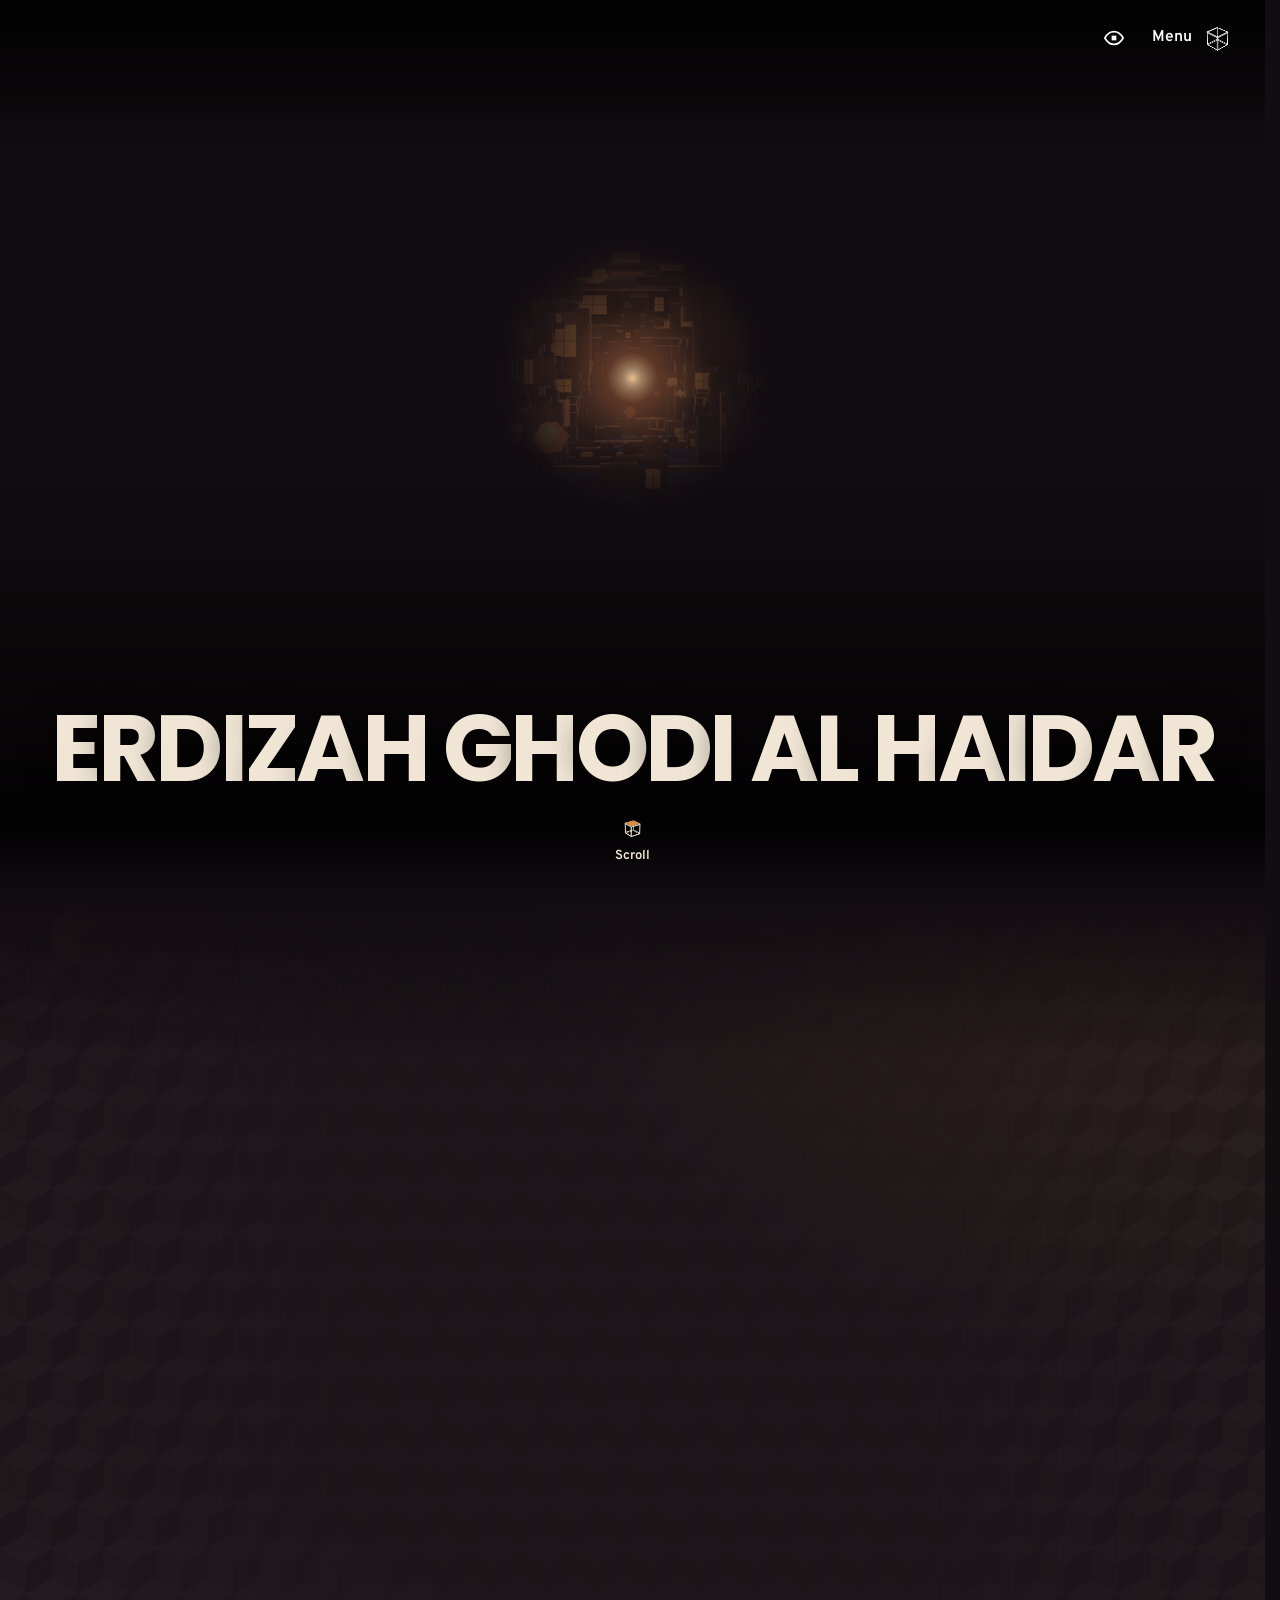
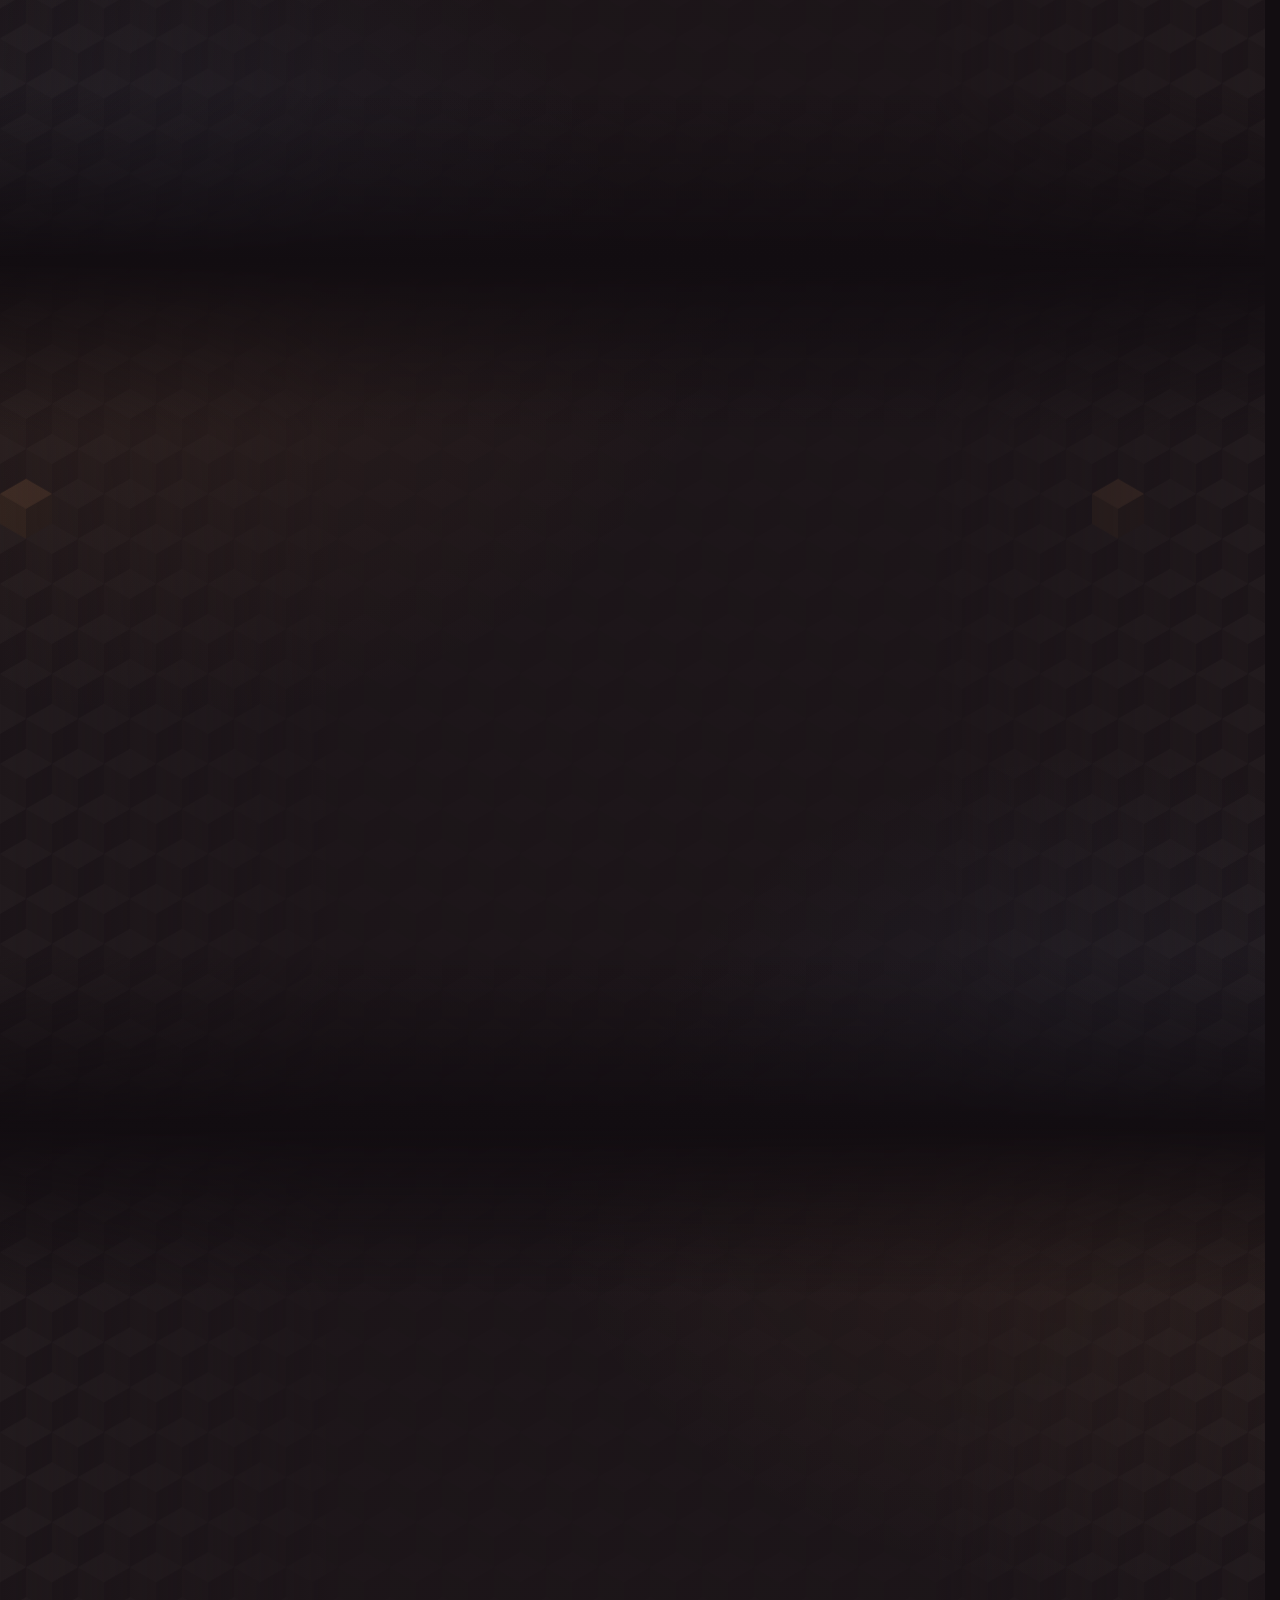
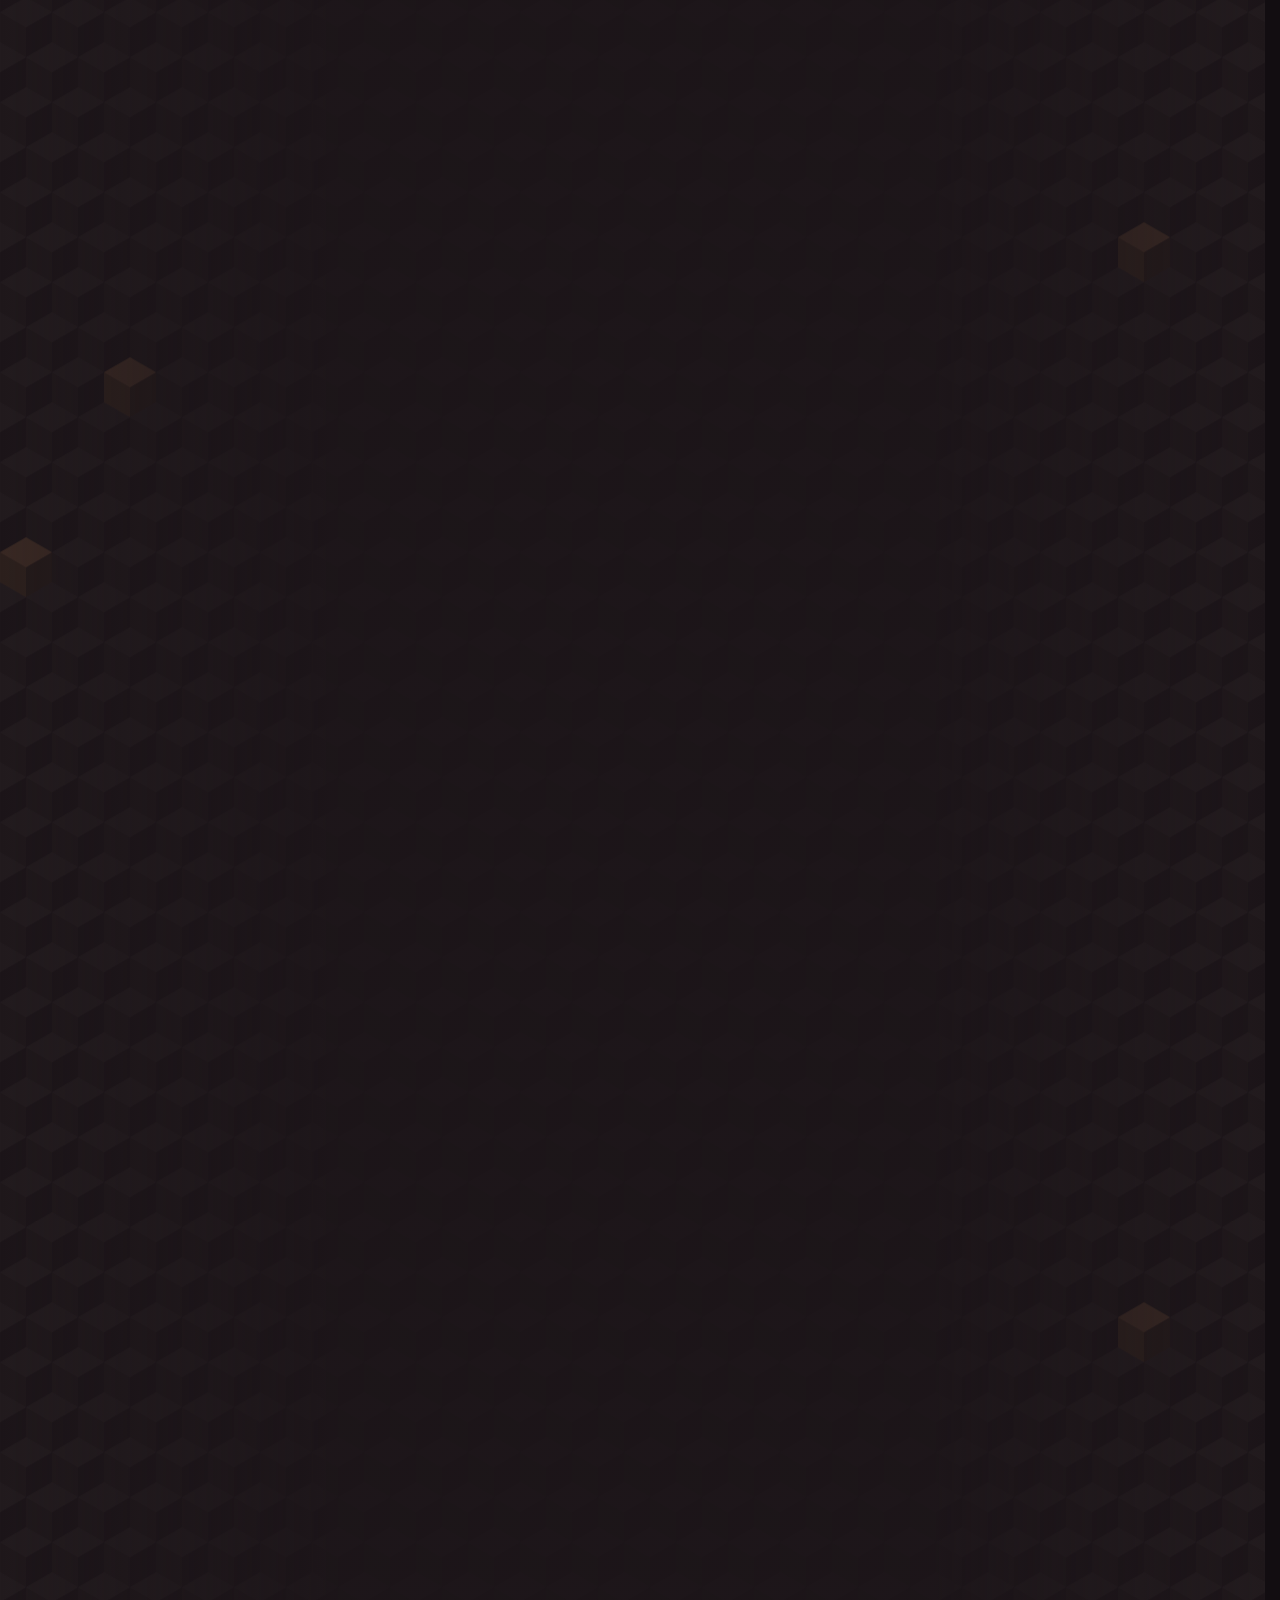
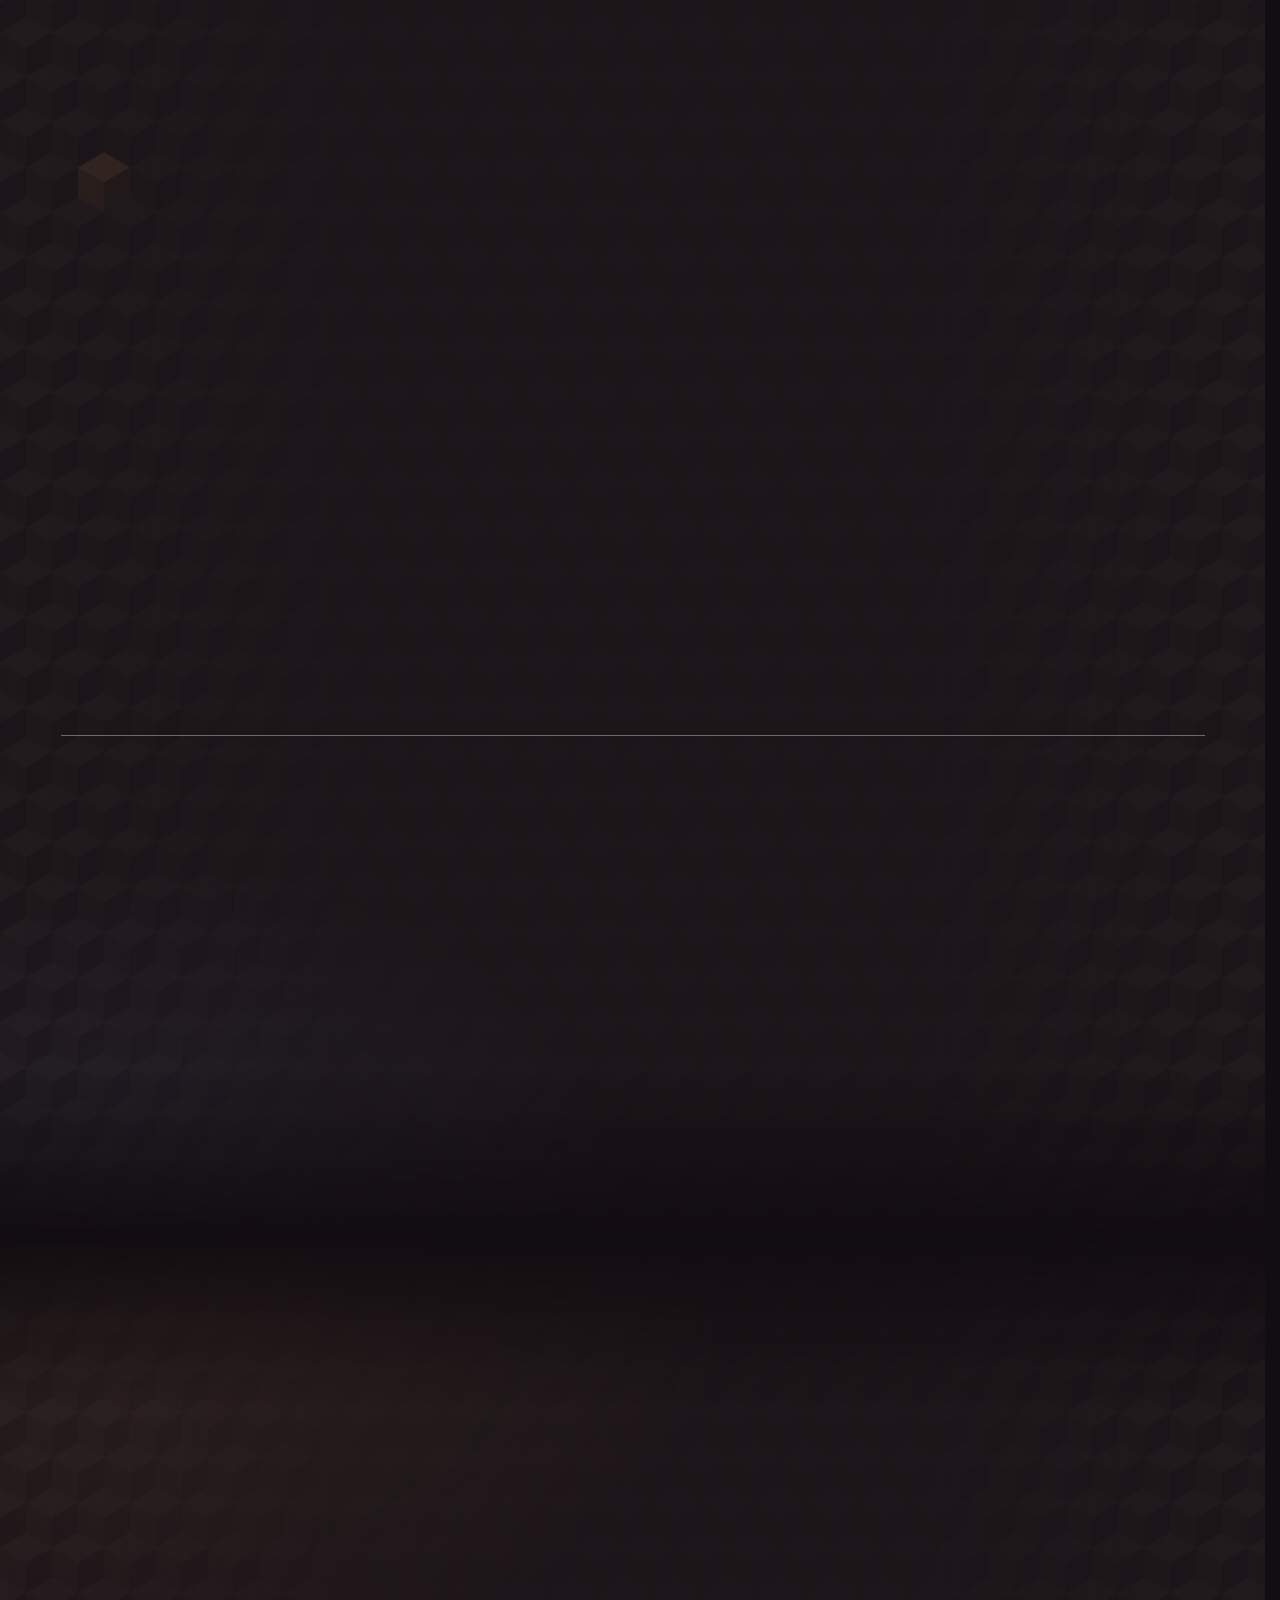
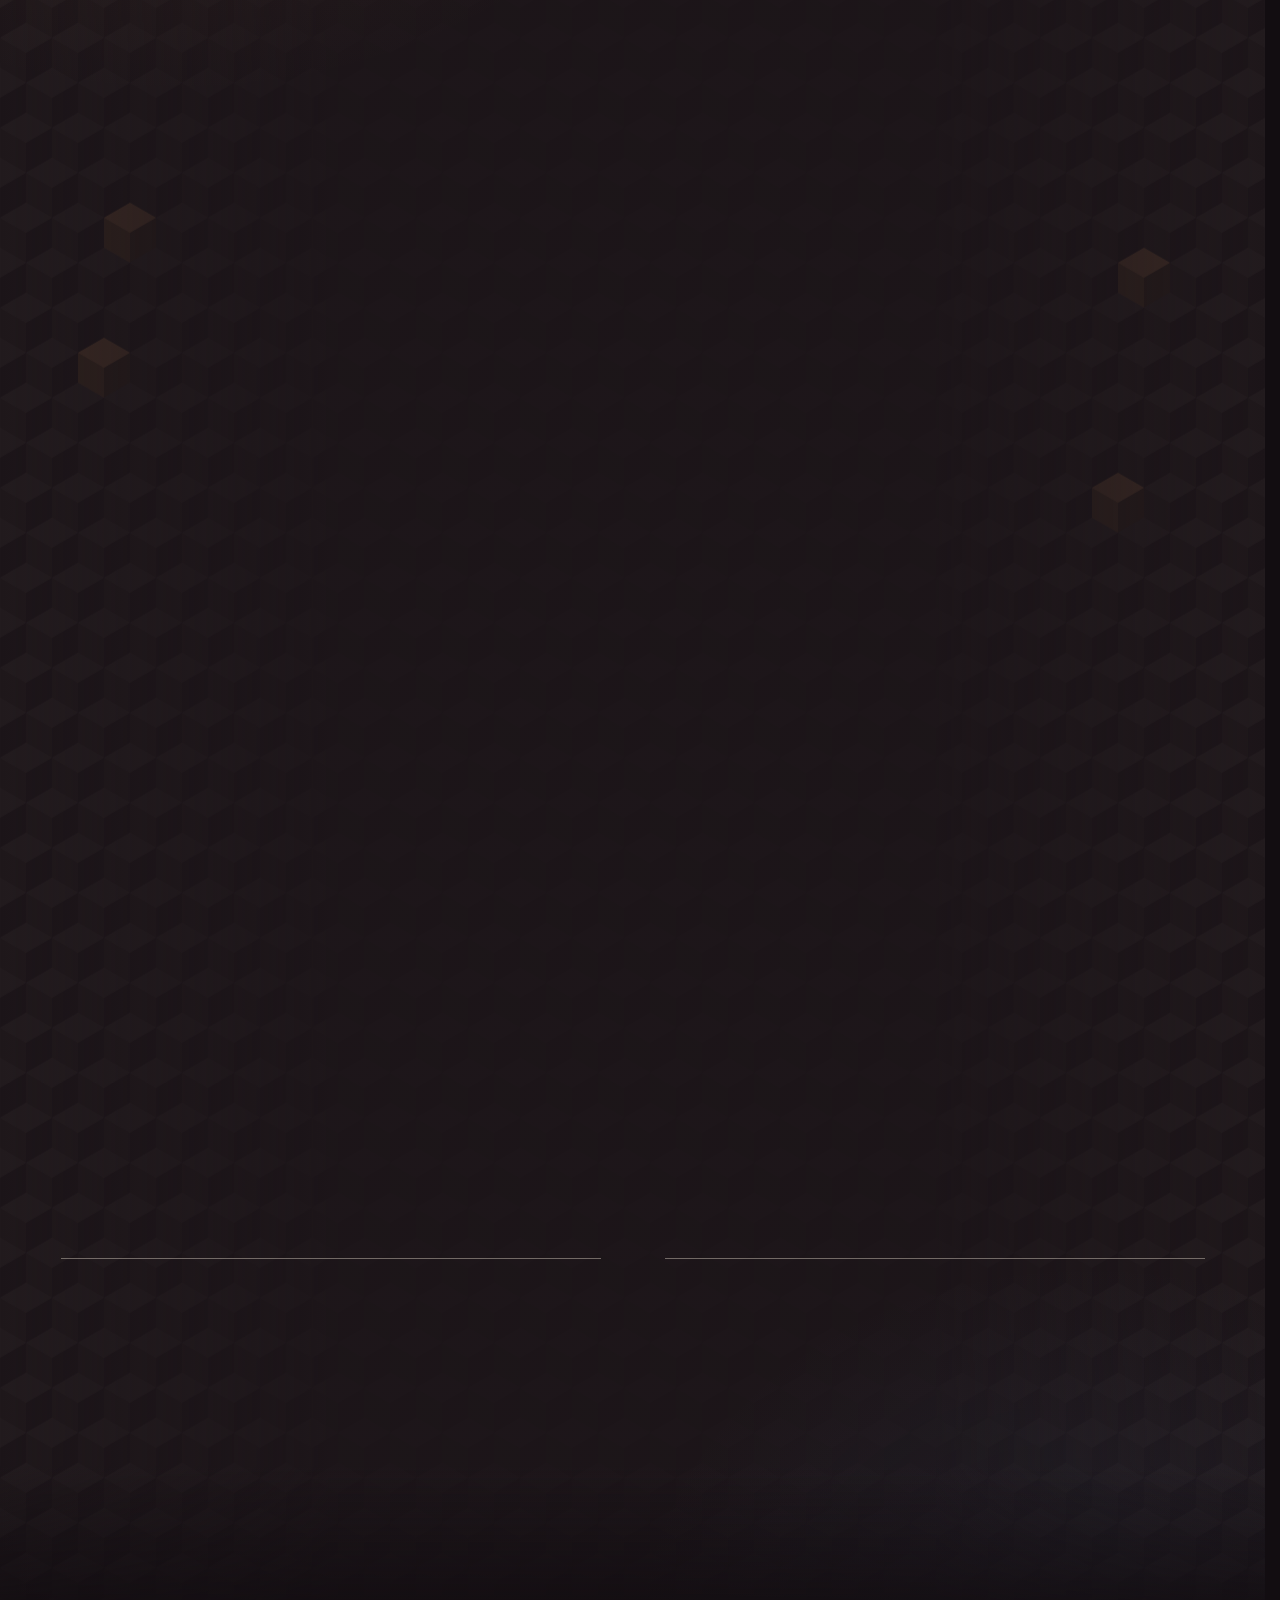
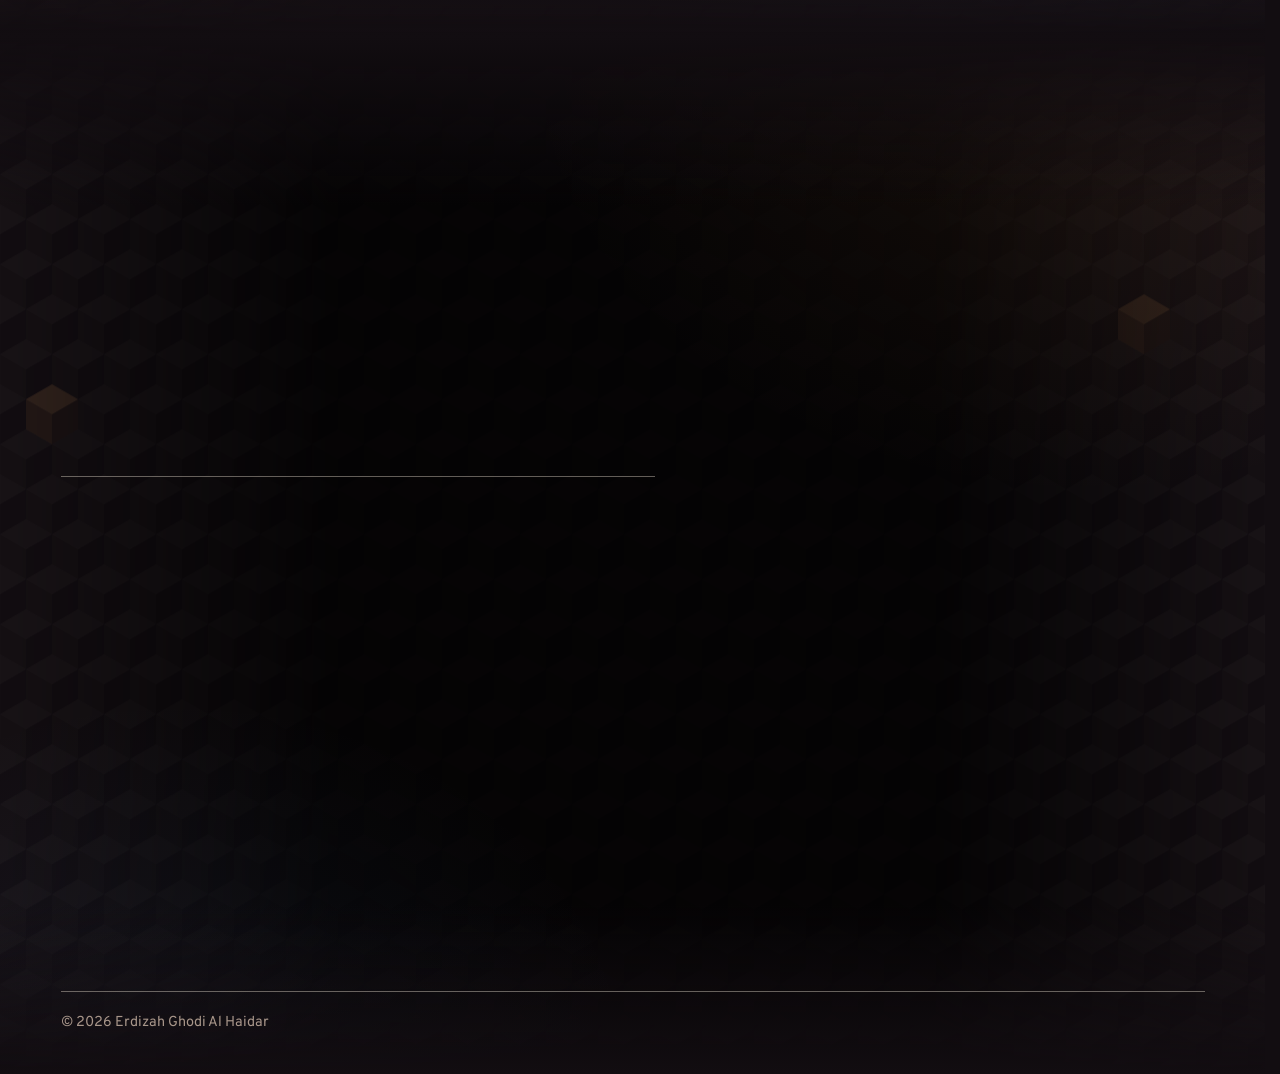
<file: index.html>
<!DOCTYPE html>
<html lang="en">
<head>
<meta charset="utf-8">
<meta name="viewport" content="width=device-width, initial-scale=1">
<title>Erdizah Ghodi Al Haidar</title>
<meta name="description" content="Portfolio of Erdizah Ghodi Al Haidar, Computer Science student at Universitas Gadjah Mada working on AI systems, machine learning and high-performance computing.">
<link rel="canonical" href="https://erdizah.my.id/">
<meta name="theme-color" content="#120D11">
<script>
  // the loading screen only exists when scripts run; a timer releases the page even if something fails
  document.documentElement.classList.add('js', 'is-loading');
  setTimeout(function () { document.documentElement.classList.remove('is-loading'); }, 8000);
</script>
<link rel="preconnect" href="https://fonts.googleapis.com">
<link rel="preconnect" href="https://fonts.gstatic.com" crossorigin>
<link href="https://fonts.googleapis.com/css2?family=Poppins:wght@600;700&amp;family=Overpass:wght@400..700&amp;family=Archivo:wght@400..700&amp;display=swap" rel="stylesheet">
<link rel="stylesheet" href="css/base.css">
<link rel="stylesheet" href="css/chrome.css">
<link rel="stylesheet" href="css/hero.css">
<link rel="stylesheet" href="css/sections.css">
<link rel="stylesheet" href="css/about.css">
<link rel="stylesheet" href="css/experience.css">
<link rel="stylesheet" href="css/work.css">
<link rel="stylesheet" href="css/skills.css">
<link rel="stylesheet" href="css/contact.css">
</head>
<body>
<div class="cine-bars" aria-hidden="true"><i></i><i></i></div>
<div class="loader" role="status">
  <div class="loader-scene" aria-hidden="true"><div class="loader-cube"><span class="lc" style="--x:-1;--y:-1;--z:-1"><i></i><i></i><i></i><i></i><i></i><i></i></span><span class="lc" style="--x:-1;--y:-1;--z:1"><i></i><i></i><i></i><i></i><i></i><i></i></span><span class="lc" style="--x:-1;--y:1;--z:-1"><i></i><i></i><i></i><i></i><i></i><i></i></span><span class="lc" style="--x:-1;--y:1;--z:1"><i></i><i></i><i></i><i></i><i></i><i></i></span><span class="lc" style="--x:1;--y:-1;--z:-1"><i></i><i></i><i></i><i></i><i></i><i></i></span><span class="lc hot" style="--x:1;--y:-1;--z:1"><i></i><i></i><i></i><i></i><i></i><i></i></span><span class="lc" style="--x:1;--y:1;--z:-1"><i></i><i></i><i></i><i></i><i></i><i></i></span><span class="lc" style="--x:1;--y:1;--z:1"><i></i><i></i><i></i><i></i><i></i><i></i></span></div></div>
  <p class="loader-text">Loading</p>
</div>
<a class="skip" href="#about">Skip to content</a>
<div class="cursor" aria-hidden="true"><div class="cursor-scale"><div class="cursor-dir"><div class="cursor-cube"><i></i><i></i><i></i><i></i><i></i><i></i></div></div></div></div>

<header class="site-head">
  <div class="head-right">
  <button class="hud-btn" type="button" aria-label="Hide interface" title="Hide HUD (H)" aria-keyshortcuts="h">
    <svg viewBox="0 0 24 24" fill="none" stroke="currentColor" stroke-width="1.8" stroke-linejoin="round" aria-hidden="true">
      <path d="M2 12C4.6 7.4 8 5 12 5s7.4 2.4 10 7c-2.6 4.6-6 7-10 7S4.6 16.6 2 12Z"/>
      <rect x="9.4" y="9.4" width="5.2" height="5.2" fill="currentColor" stroke="none"/>
    </svg>
  </button>
  <button class="menu-btn" type="button" aria-expanded="false" aria-controls="menu">
    <span class="menu-label">Menu</span>
    <span class="menu-icon" aria-hidden="true"><span class="menu-cube"><i></i><i></i><i></i><i></i><i></i><i></i></span><span class="menu-x"></span></span>
  </button>
  </div>
</header>
<p class="sr-only" id="hud-status" aria-live="polite"></p>

<div class="menu" id="menu">
  <div class="menu-inner">
    <nav aria-label="Sections">
      <ul class="menu-list">
        <li><a href="#about"><span class="menu-word">About</span></a></li>
        <li><a href="#experience"><span class="menu-word">Experience</span></a></li>
        <li><a href="#work"><span class="menu-word">Work</span></a></li>
        <li><a href="#skills"><span class="menu-word">Skills</span></a></li>
        <li><a href="#contact"><span class="menu-word">Contact</span></a></li>
      </ul>
    </nav>
    <p class="menu-foot">Erdizah Ghodi Al Haidar, Computer Science, Universitas Gadjah Mada</p>
  </div>
</div>

<main>
  <section class="hero" id="top" aria-labelledby="hero-name">
    <canvas class="corridor" aria-hidden="true"></canvas>
    <h1 class="hero-name" id="hero-name"><span class="hero-fit">Erdizah Ghodi Al&nbsp;Haidar</span></h1>
    <a class="scroll-cue" href="#about" aria-label="Scroll down to the next section">
      <span class="cue-cube" aria-hidden="true"><span class="cue-drop"><span class="cue-iso"><span class="cue-roll"><i></i><i></i><i></i><i></i><i></i><i></i></span></span></span></span>
      <span aria-hidden="true">Scroll</span>
    </a>
  </section>

  <section class="section about" id="about" aria-labelledby="about-title">
    <div class="wrap">
      <header class="sec-head">
        <h2 id="about-title">About</h2>
      </header>
      <div class="about-grid">
        <div class="cube-wrap">
          <div class="cube-scene" aria-hidden="true">
            <div class="cube">
              <div class="face f1"><!--face:ai--><svg class="face-art" viewBox="0 0 100 100" aria-hidden="true" xmlns="http://www.w3.org/2000/svg"><g stroke="#1C1519" stroke-width=".7" opacity=".55"><path d="M16 14L46 8"/><path d="M16 14L46 26"/><path d="M16 14L46 44"/><path d="M16 14L46 62"/><path d="M16 34L46 8"/><path d="M16 34L46 26"/><path d="M16 34L46 44"/><path d="M16 34L46 62"/><path d="M16 54L46 8"/><path d="M16 54L46 26"/><path d="M16 54L46 44"/><path d="M16 54L46 62"/><path d="M46 8L78 24"/><path d="M46 8L78 46"/><path d="M46 26L78 24"/><path d="M46 26L78 46"/><path d="M46 44L78 24"/><path d="M46 44L78 46"/><path d="M46 62L78 24"/><path d="M46 62L78 46"/></g><path d="M16 34L46 26L78 46" fill="none" stroke="#F1E6D6" stroke-width="2"/><rect x="12.0" y="10.0" width="8" height="8" fill="#1C1519"/><rect x="11.5" y="29.5" width="9" height="9" fill="#F1E6D6" stroke="#1C1519" stroke-width="1.2"/><rect x="12.0" y="50.0" width="8" height="8" fill="#1C1519"/><rect x="42.0" y="4.0" width="8" height="8" fill="#1C1519"/><rect x="41.5" y="21.5" width="9" height="9" fill="#F1E6D6" stroke="#1C1519" stroke-width="1.2"/><rect x="42.0" y="40.0" width="8" height="8" fill="#1C1519"/><rect x="42.0" y="58.0" width="8" height="8" fill="#1C1519"/><rect x="74.0" y="20.0" width="8" height="8" fill="#1C1519"/><rect x="73.5" y="41.5" width="9" height="9" fill="#F1E6D6" stroke="#1C1519" stroke-width="1.2"/></svg><!--/face:ai--><span>AI systems</span></div>
              <div class="face f2"><!--face:ml--><svg class="face-art" viewBox="0 0 100 100" aria-hidden="true" xmlns="http://www.w3.org/2000/svg"><path d="M12 6V72H92" fill="none" stroke="#1C1519" stroke-width=".9"/><path d="M12 59.0L90 5.0" stroke="#1C1519" stroke-width=".6" stroke-dasharray="2 2"/><path d="M12 73.0L90 19.0" stroke="#1C1519" stroke-width=".6" stroke-dasharray="2 2"/><rect x="15.7" y="65.7" width="4.6" height="4.6" fill="#1C1519"/><rect x="23.7" y="57.7" width="4.6" height="4.6" fill="#1C1519"/><rect x="31.7" y="63.7" width="4.6" height="4.6" fill="#1C1519"/><rect x="39.7" y="55.7" width="4.6" height="4.6" fill="#1C1519"/><rect x="43.7" y="47.7" width="4.6" height="4.6" fill="#1C1519"/><rect x="51.7" y="61.7" width="4.6" height="4.6" fill="#1C1519"/><rect x="59.7" y="53.7" width="4.6" height="4.6" fill="#1C1519"/><rect x="67.7" y="61.7" width="4.6" height="4.6" fill="#1C1519"/><rect x="75.7" y="47.7" width="4.6" height="4.6" fill="#1C1519"/><rect x="17.7" y="37.7" width="4.6" height="4.6" fill="none" stroke="#1C1519" stroke-width="1.1"/><rect x="25.7" y="25.7" width="4.6" height="4.6" fill="none" stroke="#1C1519" stroke-width="1.1"/><rect x="33.7" y="35.7" width="4.6" height="4.6" fill="none" stroke="#1C1519" stroke-width="1.1"/><rect x="41.7" y="19.7" width="4.6" height="4.6" fill="none" stroke="#1C1519" stroke-width="1.1"/><rect x="49.7" y="23.7" width="4.6" height="4.6" fill="none" stroke="#1C1519" stroke-width="1.1"/><rect x="57.7" y="11.7" width="4.6" height="4.6" fill="none" stroke="#1C1519" stroke-width="1.1"/><rect x="65.7" y="9.7" width="4.6" height="4.6" fill="none" stroke="#1C1519" stroke-width="1.1"/><rect x="37.7" y="9.7" width="4.6" height="4.6" fill="none" stroke="#1C1519" stroke-width="1.1"/><rect x="21.7" y="13.7" width="4.6" height="4.6" fill="none" stroke="#1C1519" stroke-width="1.1"/><path d="M12 66.0L90 12.0" stroke="#C24E38" stroke-width="2.2"/></svg><!--/face:ml--><span>Machine learning</span></div>
              <div class="face f3"><!--face:hpc--><svg class="face-art" viewBox="0 0 100 100" aria-hidden="true" xmlns="http://www.w3.org/2000/svg"><g fill="#F1E6D6"><rect x="30.2" y="7" width="1.6" height="7"/><rect x="30.2" y="58" width="1.6" height="7"/><rect x="21" y="16.2" width="7" height="1.6"/><rect x="72" y="16.2" width="7" height="1.6"/><rect x="36.5" y="7" width="1.6" height="7"/><rect x="36.5" y="58" width="1.6" height="7"/><rect x="21" y="22.5" width="7" height="1.6"/><rect x="72" y="22.5" width="7" height="1.6"/><rect x="42.8" y="7" width="1.6" height="7"/><rect x="42.8" y="58" width="1.6" height="7"/><rect x="21" y="28.8" width="7" height="1.6"/><rect x="72" y="28.8" width="7" height="1.6"/><rect x="49.1" y="7" width="1.6" height="7"/><rect x="49.1" y="58" width="1.6" height="7"/><rect x="21" y="35.1" width="7" height="1.6"/><rect x="72" y="35.1" width="7" height="1.6"/><rect x="55.4" y="7" width="1.6" height="7"/><rect x="55.4" y="58" width="1.6" height="7"/><rect x="21" y="41.4" width="7" height="1.6"/><rect x="72" y="41.4" width="7" height="1.6"/><rect x="61.7" y="7" width="1.6" height="7"/><rect x="61.7" y="58" width="1.6" height="7"/><rect x="21" y="47.7" width="7" height="1.6"/><rect x="72" y="47.7" width="7" height="1.6"/><rect x="68.0" y="7" width="1.6" height="7"/><rect x="68.0" y="58" width="1.6" height="7"/><rect x="21" y="54.0" width="7" height="1.6"/><rect x="72" y="54.0" width="7" height="1.6"/></g><rect x="28" y="14" width="44" height="44" fill="#1C1519" stroke="#F1E6D6" stroke-width=".8"/><rect x="31.2" y="17.2" width="5" height="5" fill="#D98A48"/><rect x="31.2" y="23.6" width="5" height="5" fill="#3B5573"/><rect x="31.2" y="30.0" width="5" height="5" fill="#3B5573"/><rect x="31.2" y="36.4" width="5" height="5" fill="#D98A48"/><rect x="31.2" y="42.8" width="5" height="5" fill="#3B5573"/><rect x="31.2" y="49.2" width="5" height="5" fill="#3B5573"/><rect x="37.6" y="17.2" width="5" height="5" fill="#3B5573"/><rect x="37.6" y="23.6" width="5" height="5" fill="#3B5573"/><rect x="37.6" y="30.0" width="5" height="5" fill="#D98A48"/><rect x="37.6" y="36.4" width="5" height="5" fill="#3B5573"/><rect x="37.6" y="42.8" width="5" height="5" fill="#3B5573"/><rect x="37.6" y="49.2" width="5" height="5" fill="#D98A48"/><rect x="44.0" y="17.2" width="5" height="5" fill="#3B5573"/><rect x="44.0" y="23.6" width="5" height="5" fill="#D98A48"/><rect x="44.0" y="30.0" width="5" height="5" fill="#3B5573"/><rect x="44.0" y="36.4" width="5" height="5" fill="#3B5573"/><rect x="44.0" y="42.8" width="5" height="5" fill="#D98A48"/><rect x="44.0" y="49.2" width="5" height="5" fill="#3B5573"/><rect x="50.4" y="17.2" width="5" height="5" fill="#D98A48"/><rect x="50.4" y="23.6" width="5" height="5" fill="#3B5573"/><rect x="50.4" y="30.0" width="5" height="5" fill="#3B5573"/><rect x="50.4" y="36.4" width="5" height="5" fill="#D98A48"/><rect x="50.4" y="42.8" width="5" height="5" fill="#3B5573"/><rect x="50.4" y="49.2" width="5" height="5" fill="#3B5573"/><rect x="56.8" y="17.2" width="5" height="5" fill="#3B5573"/><rect x="56.8" y="23.6" width="5" height="5" fill="#3B5573"/><rect x="56.8" y="30.0" width="5" height="5" fill="#D98A48"/><rect x="56.8" y="36.4" width="5" height="5" fill="#3B5573"/><rect x="56.8" y="42.8" width="5" height="5" fill="#3B5573"/><rect x="56.8" y="49.2" width="5" height="5" fill="#D98A48"/><rect x="63.2" y="17.2" width="5" height="5" fill="#3B5573"/><rect x="63.2" y="23.6" width="5" height="5" fill="#D98A48"/><rect x="63.2" y="30.0" width="5" height="5" fill="#3B5573"/><rect x="63.2" y="36.4" width="5" height="5" fill="#3B5573"/><rect x="63.2" y="42.8" width="5" height="5" fill="#D98A48"/><rect x="63.2" y="49.2" width="5" height="5" fill="#3B5573"/></svg><!--/face:hpc--><span>High-performance computing</span></div>
              <div class="face f4"><!--face:mobile--><svg class="face-art" viewBox="0 0 100 100" aria-hidden="true" xmlns="http://www.w3.org/2000/svg"><rect x="32" y="5" width="36" height="66" fill="#1C1519" stroke="#F1E6D6" stroke-width="1.6"/><rect x="46" y="8" width="8" height="1.4" fill="#F1E6D6"/><rect x="36.5" y="14" width="7" height="7" fill="#F1E6D6"/><rect x="46.5" y="14" width="7" height="7" fill="#F1E6D6"/><rect x="56.5" y="14" width="7" height="7" fill="#F1E6D6"/><rect x="36.5" y="24" width="7" height="7" fill="#F1E6D6"/><rect x="46.5" y="24" width="7" height="7" fill="#F1E6D6"/><rect x="56.5" y="24" width="7" height="7" fill="#D98A48"/><rect x="36.5" y="34" width="7" height="7" fill="#F1E6D6"/><rect x="46.5" y="34" width="7" height="7" fill="#F1E6D6"/><rect x="56.5" y="34" width="7" height="7" fill="#F1E6D6"/><rect x="36.0" y="47" width="4.2" height="14" fill="#F1E6D6"/><rect x="40.8" y="47" width="4.2" height="14" fill="#F1E6D6"/><rect x="45.6" y="47" width="4.2" height="14" fill="#F1E6D6"/><rect x="50.4" y="47" width="4.2" height="14" fill="#F1E6D6"/><rect x="55.2" y="47" width="4.2" height="14" fill="#F1E6D6"/><rect x="60.0" y="47" width="4.2" height="14" fill="#F1E6D6"/><rect x="39.2" y="47" width="2.6" height="8" fill="#1C1519"/><rect x="44.0" y="47" width="2.6" height="8" fill="#1C1519"/><rect x="53.6" y="47" width="2.6" height="8" fill="#1C1519"/><rect x="58.4" y="47" width="2.6" height="8" fill="#1C1519"/><rect x="48" y="64.5" width="4" height="4" fill="none" stroke="#F1E6D6" stroke-width=".9"/></svg><!--/face:mobile--><span>Mobile apps</span></div>
              <div class="face f5"><!--face:research--><svg class="face-art" viewBox="0 0 100 100" aria-hidden="true" xmlns="http://www.w3.org/2000/svg"><rect x="20" y="5" width="46" height="60" fill="#C9B394" stroke="#1C1519" stroke-width=".6"/><rect x="30" y="11" width="48" height="62" fill="#FFF8EE" stroke="#1C1519" stroke-width=".9"/><rect x="35" y="16" width="32" height="3.4" fill="#1C1519"/><rect x="35" y="22" width="18" height="1.6" fill="#7A6A62"/><rect x="35" y="27.0" width="37" height="1.3" fill="#7A6A62"/><rect x="35" y="30.2" width="35" height="1.3" fill="#7A6A62"/><rect x="35" y="33.4" width="31" height="1.3" fill="#7A6A62"/><rect x="35" y="38" width="38" height="21" fill="none" stroke="#1C1519" stroke-width=".7"/><polyline points="37,56 43,49 49,45.5 55,43.5 61,42.5 67,41.5 71,41" fill="none" stroke="#C24E38" stroke-width="1.6"/><polyline points="37,56 43,53 49,51 55,49.5 61,48.6 67,48 71,47.6" fill="none" stroke="#1C1519" stroke-width="1" stroke-dasharray="2 1.4"/><rect x="35" y="62" width="26" height="1.3" fill="#7A6A62"/><rect x="35" y="65.5" width="33" height="1.3" fill="#7A6A62"/></svg><!--/face:research--><span>Research</span></div>
              <div class="face f6"><!--face:iot--><svg class="face-art" viewBox="0 0 100 100" aria-hidden="true" xmlns="http://www.w3.org/2000/svg"><path d="M65.7 24.5A5 5 0 0 1 74.3 24.5" fill="none" stroke="#D98A48" stroke-width="1.8"/><path d="M61.3 22.0A10 10 0 0 1 78.7 22.0" fill="none" stroke="#D98A48" stroke-width="1.8"/><path d="M57.0 19.5A15 15 0 0 1 83.0 19.5" fill="none" stroke="#D98A48" stroke-width="1.8"/><rect x="16" y="32" width="54" height="34" fill="#3B5573" stroke="#F1E6D6" stroke-width=".7"/><g fill="#F1E6D6"><rect x="20" y="34.5" width="2.6" height="2.6"/><rect x="25" y="34.5" width="2.6" height="2.6"/><rect x="30" y="34.5" width="2.6" height="2.6"/><rect x="35" y="34.5" width="2.6" height="2.6"/><rect x="40" y="34.5" width="2.6" height="2.6"/><rect x="45" y="34.5" width="2.6" height="2.6"/><rect x="50" y="34.5" width="2.6" height="2.6"/><rect x="55" y="34.5" width="2.6" height="2.6"/><rect x="60" y="34.5" width="2.6" height="2.6"/><rect x="65" y="34.5" width="2.6" height="2.6"/></g><rect x="35" y="43" width="17" height="17" fill="#1C1519" stroke="#F1E6D6" stroke-width=".6"/><g fill="#F1E6D6"><rect x="32" y="45.0" width="3" height="1.2"/><rect x="52" y="45.0" width="3" height="1.2"/><rect x="32" y="48.6" width="3" height="1.2"/><rect x="52" y="48.6" width="3" height="1.2"/><rect x="32" y="52.2" width="3" height="1.2"/><rect x="52" y="52.2" width="3" height="1.2"/><rect x="32" y="55.8" width="3" height="1.2"/><rect x="52" y="55.8" width="3" height="1.2"/></g><rect x="11" y="46" width="6" height="9" fill="#5B86C4"/><rect x="61" y="58" width="4" height="4" fill="#D98A48"/><path d="M70 52H80" stroke="#F1E6D6" stroke-width=".8" stroke-dasharray="2 1.6"/><rect x="80" y="47" width="10" height="10" fill="none" stroke="#F1E6D6" stroke-width="1.2"/><rect x="83.5" y="50.5" width="3" height="3" fill="#F1E6D6"/></svg><!--/face:iot--><span>IoT and hardware</span></div>
            </div>
          </div>
        </div>
        <div class="about-copy">
          <p>I'm Erdi. I study Computer Science at Universitas Gadjah Mada, and most of my projects sit where models meet machines: how a loss function shapes training, how much memory an LLM needs while it generates, and how much faster a pipeline runs once it moves to a GPU.</p>
          <p>I write C++ when I want to see every operation, Python when I need to test an idea quickly, and Dart when an idea has to become an app people can hold. I'm working toward a role as an AI engineer or systems engineer.</p>
          <dl class="facts">
            <dt>Study</dt><dd>Computer Science, Universitas Gadjah Mada, third year</dd>
            <dt>Focus</dt><dd>AI systems, machine learning, high-performance computing</dd>
            <dt>Languages</dt><dd>C++, Python, Dart</dd>
          </dl>
                    <ul class="social" aria-label="Find me elsewhere">
            <li><a class="soc" href="mailto:ghodierdizah@gmail.com">Email</a></li>
            <li><a class="soc" href="https://github.com/GreyCoatedCat">GitHub</a></li>
            <li><a class="soc" href="https://www.linkedin.com/in/erdizah">LinkedIn</a></li>
            <li><a class="soc" href="https://www.instagram.com/erdizah">Instagram</a></li>
          </ul>
        </div>
      </div>
    </div>
  </section>

  <section class="section alt experience" id="experience" aria-labelledby="experience-title">
    <div class="wrap">
      <header class="sec-head">
        <h2 id="experience-title">Experience</h2>
      </header>
      <!-- newest first; copy an <li class="xp-item"> block per role, and keep "is-now" only on a role you still hold -->
      <ol class="xp">
        <li class="xp-item is-now">
          <p class="xp-time">[Mon YYYY] &ndash; Present</p>
          <span class="xp-node" aria-hidden="true"></span>
          <div class="xp-body">
            <h3>[Role]</h3>
            <p class="xp-org">[Company or lab] &middot; [Internship, part-time or full-time]</p>
            <p>[One or two sentences on what you built or improved there, with a number if you have one.]</p>
            <ul class="tags"><li>[Tool]</li><li>[Tool]</li><li>[Tool]</li></ul>
          </div>
        </li>
        <li class="xp-item">
          <p class="xp-time">[Mon YYYY] &ndash; [Mon YYYY]</p>
          <span class="xp-node" aria-hidden="true"></span>
          <div class="xp-body">
            <h3>[Role]</h3>
            <p class="xp-org">[Company or lab] &middot; [Internship, part-time or full-time]</p>
            <p>[One or two sentences on what you built or improved there, with a number if you have one.]</p>
            <ul class="tags"><li>[Tool]</li><li>[Tool]</li></ul>
          </div>
        </li>
      </ol>
    </div>
  </section>

  <section class="section work" id="work" aria-labelledby="work-title">
    <div class="wrap">
      <header class="sec-head">
        <h2 id="work-title">Selected work</h2>
      </header>

      <div class="grid">
        <article class="tile">
          <div class="cover" aria-hidden="true"><div class="stack"><!--cover:proposed--><svg class="layer" style="--i:0" viewBox="0 0 100 100" preserveAspectRatio="xMidYMid slice" xmlns="http://www.w3.org/2000/svg"><rect width="100" height="100" style="fill:var(--ink)"/><g fill="none" style="stroke:var(--mid)" stroke-width="0.5" opacity=".7"><rect x="4" y="4" width="92" height="92"/><rect x="10" y="10" width="80" height="80"/><rect x="16" y="16" width="68" height="68"/><rect x="22" y="22" width="56" height="56"/><rect x="28" y="28" width="44" height="44"/><rect x="34" y="34" width="32" height="32"/><rect x="40" y="40" width="20" height="20"/><rect x="46" y="46" width="8" height="8"/></g><path d="M14 10V86H90" fill="none" style="stroke:var(--paper)" stroke-width="0.7"/></svg><svg class="layer" style="--i:1" viewBox="0 0 100 100" preserveAspectRatio="xMidYMid slice" xmlns="http://www.w3.org/2000/svg"><polyline points="15.5,15.8 16.0,21.9 16.6,26.5 17.2,30.2 17.8,33.2 18.4,35.8 19.0,38.0 19.6,40.1 20.2,41.9 20.8,43.5 21.4,45.0 22.0,46.4 22.6,47.7 23.2,48.9 23.8,50.0 24.3,51.1 24.9,52.1 25.5,53.0 26.1,53.9 26.7,54.8 27.3,55.6 27.9,56.4 28.5,57.2 29.1,57.9 29.7,58.6 30.3,59.2 30.9,59.9 31.5,60.5 32.1,61.1 32.6,61.7 33.2,62.2 33.8,62.8 34.4,63.3 35.0,63.8 35.6,64.3 36.2,64.8 36.8,65.3 37.4,65.8 38.0,66.2 38.6,66.7 39.2,67.1 39.8,67.5 40.4,67.9 40.9,68.3 41.5,68.7 42.1,69.1 42.7,69.5 43.3,69.8 43.9,70.2 44.5,70.5 45.1,70.9 45.7,71.2 46.3,71.6 46.9,71.9 47.5,72.2 48.1,72.5 48.7,72.8 49.2,73.1 49.8,73.4 50.4,73.7 51.0,74.0 51.6,74.3 52.2,74.6 52.8,74.9 53.4,75.1 54.0,75.4 54.6,75.7 55.2,75.9 55.8,76.2 56.4,76.5 57.0,76.7 57.5,76.9 58.1,77.2 58.7,77.4 59.3,77.7 59.9,77.9 60.5,78.1 61.1,78.4 61.7,78.6 62.3,78.8 62.9,79.0 63.5,79.2 64.1,79.5 64.7,79.7 65.3,79.9 65.8,80.1 66.4,80.3 67.0,80.5 67.6,80.7 68.2,80.9 68.8,81.1 69.4,81.3 70.0,81.5 70.6,81.7 71.2,81.9 71.8,82.0 72.4,82.2 73.0,82.4 73.6,82.6 74.1,82.8 74.7,82.9 75.3,83.1 75.9,83.3 76.5,83.5 77.1,83.6 77.7,83.8 78.3,84.0 78.9,84.1 79.5,84.3 80.1,84.5 80.7,84.6 81.3,84.8 81.9,84.9 82.4,85.1 83.0,85.2 83.6,85.4 84.2,85.5 84.8,85.7 85.4,85.9 86.0,86.0" fill="none" style="stroke:var(--paper)" stroke-width="1.2"/><polyline points="15.5,18.6 16.0,25.5 16.6,30.8 17.2,35.1 17.8,38.6 18.4,41.8 19.0,44.5 19.6,46.9 20.2,49.1 20.8,51.1 21.4,53.0 22.0,54.7 22.6,56.3 23.2,57.7 23.8,59.1 24.3,60.4 24.9,61.6 25.5,62.8 26.1,63.8 26.7,64.8 27.3,65.8 27.9,66.7 28.5,67.6 29.1,68.4 29.7,69.2 30.3,70.0 30.9,70.7 31.5,71.4 32.1,72.0 32.6,72.6 33.2,73.2 33.8,73.8 34.4,74.4 35.0,74.9 35.6,75.4 36.2,75.9 36.8,76.3 37.4,76.8 38.0,77.2 38.6,77.6 39.2,78.0 39.8,78.4 40.4,78.7 40.9,79.1 41.5,79.4 42.1,79.7 42.7,80.0 43.3,80.3 43.9,80.6 44.5,80.9 45.1,81.1 45.7,81.4 46.3,81.6 46.9,81.8 47.5,82.1 48.1,82.3 48.7,82.5 49.2,82.6 49.8,82.8 50.4,83.0 51.0,83.2 51.6,83.3 52.2,83.5 52.8,83.6 53.4,83.8 54.0,83.9 54.6,84.0 55.2,84.2 55.8,84.3 56.4,84.4 57.0,84.5 57.5,84.6 58.1,84.7 58.7,84.8 59.3,84.9 59.9,84.9 60.5,85.0 61.1,85.1 61.7,85.2 62.3,85.2 62.9,85.3 63.5,85.3 64.1,85.4 64.7,85.4 65.3,85.5 65.8,85.5 66.4,85.6 67.0,85.6 67.6,85.7 68.2,85.7 68.8,85.7 69.4,85.7 70.0,85.8 70.6,85.8 71.2,85.8 71.8,85.8 72.4,85.9 73.0,85.9 73.6,85.9 74.1,85.9 74.7,85.9 75.3,85.9 75.9,85.9 76.5,86.0 77.1,86.0 77.7,86.0 78.3,86.0 78.9,86.0 79.5,86.0 80.1,86.0 80.7,86.0 81.3,86.0 81.9,86.0 82.4,86.0 83.0,86.0 83.6,86.0 84.2,86.0 84.8,86.0 85.4,86.0 86.0,86.0" fill="none" style="stroke:var(--soft)" stroke-width="1.2"/><polyline points="20.8,10.9 21.4,12.7 22.0,14.4 22.6,16.0 23.2,17.5 23.8,18.9 24.3,20.3 24.9,21.6 25.5,22.8 26.1,24.0 26.7,25.2 27.3,26.3 27.9,27.4 28.5,28.4 29.1,29.4 29.7,30.4 30.3,31.4 30.9,32.3 31.5,33.2 32.1,34.1 32.6,35.0 33.2,35.9 33.8,36.7 34.4,37.5 35.0,38.3 35.6,39.1 36.2,39.9 36.8,40.7 37.4,41.5 38.0,42.2 38.6,42.9 39.2,43.7 39.8,44.4 40.4,45.1 40.9,45.8 41.5,46.5 42.1,47.2 42.7,47.8 43.3,48.5 43.9,49.1 44.5,49.8 45.1,50.4 45.7,51.1 46.3,51.7 46.9,52.3 47.5,52.9 48.1,53.6 48.7,54.2 49.2,54.8 49.8,55.4 50.4,56.0 51.0,56.5 51.6,57.1 52.2,57.7 52.8,58.3 53.4,58.8 54.0,59.4 54.6,60.0 55.2,60.5 55.8,61.1 56.4,61.6 57.0,62.2 57.5,62.7 58.1,63.3 58.7,63.8 59.3,64.3 59.9,64.9 60.5,65.4 61.1,65.9 61.7,66.4 62.3,67.0 62.9,67.5 63.5,68.0 64.1,68.5 64.7,69.0 65.3,69.5 65.8,70.0 66.4,70.5 67.0,71.0 67.6,71.5 68.2,72.0 68.8,72.5 69.4,73.0 70.0,73.5 70.6,74.0 71.2,74.4 71.8,74.9 72.4,75.4 73.0,75.9 73.6,76.4 74.1,76.8 74.7,77.3 75.3,77.8 75.9,78.2 76.5,78.7 77.1,79.2 77.7,79.6 78.3,80.1 78.9,80.6 79.5,81.0 80.1,81.5 80.7,81.9 81.3,82.4 81.9,82.9 82.4,83.3 83.0,83.8 83.6,84.2 84.2,84.7 84.8,85.1 85.4,85.6 86.0,86.0" fill="none" style="stroke:var(--paper)" stroke-width="0.9" stroke-dasharray="2.4 1.4"/><polyline points="14.3,60.8 14.9,61.5 15.5,62.0 16.1,62.4 16.7,62.9 17.3,63.2 17.9,63.6 18.5,64.0 19.1,64.3 19.7,64.6 20.3,64.9 20.9,65.2 21.5,65.5 22.1,65.8 22.7,66.1 23.3,66.4 23.8,66.7 24.4,66.9 25.0,67.2 25.6,67.5 26.2,67.7 26.8,68.0 27.4,68.2 28.0,68.5 28.6,68.7 29.2,69.0 29.8,69.2 30.4,69.4 31.0,69.7 31.6,69.9 32.2,70.1 32.8,70.3 33.4,70.6 34.0,70.8 34.6,71.0 35.2,71.2 35.8,71.4 36.4,71.6 37.0,71.9 37.6,72.1 38.2,72.3 38.8,72.5 39.4,72.7 40.0,72.9 40.6,73.1 41.2,73.3 41.8,73.5 42.4,73.7 43.0,73.9 43.6,74.1 44.2,74.3 44.8,74.5 45.4,74.7 46.0,74.8 46.6,75.0 47.2,75.2 47.8,75.4 48.4,75.6 48.9,75.8 49.5,76.0 50.1,76.2 50.7,76.3 51.3,76.5 51.9,76.7 52.5,76.9 53.1,77.1 53.7,77.2 54.3,77.4 54.9,77.6 55.5,77.8 56.1,78.0 56.7,78.1 57.3,78.3 57.9,78.5 58.5,78.6 59.1,78.8 59.7,79.0 60.3,79.2 60.9,79.3 61.5,79.5 62.1,79.7 62.7,79.8 63.3,80.0 63.9,80.2 64.5,80.3 65.1,80.5 65.7,80.7 66.3,80.8 66.9,81.0 67.5,81.2 68.1,81.3 68.7,81.5 69.3,81.7 69.9,81.8 70.5,82.0 71.1,82.1 71.7,82.3 72.3,82.5 72.9,82.6 73.5,82.8 74.0,82.9 74.6,83.1 75.2,83.2 75.8,83.4 76.4,83.6 77.0,83.7 77.6,83.9 78.2,84.0 78.8,84.2 79.4,84.3 80.0,84.5 80.6,84.6 81.2,84.8 81.8,84.9 82.4,85.1 83.0,85.2 83.6,85.4 84.2,85.6 84.8,85.7 85.4,85.9 86.0,86.0" fill="none" style="stroke:var(--soft)" stroke-width="0.9" stroke-dasharray="1 1.4"/><path d="M60 16H67" fill="none" style="stroke:var(--paper)" stroke-width="1.1"/><text x="69" y="17.3" font-size="3.7" font-family="Overpass, Archivo, sans-serif" style="fill:var(--paper)">Cross-entropy</text><path d="M60 22H67" fill="none" style="stroke:var(--soft)" stroke-width="1.1"/><text x="69" y="23.3" font-size="3.7" font-family="Overpass, Archivo, sans-serif" style="fill:var(--soft)">Focal</text><path d="M60 28H67" fill="none" style="stroke:var(--paper)" stroke-width="1.1" stroke-dasharray="2.4 1.4"/><text x="69" y="29.3" font-size="3.7" font-family="Overpass, Archivo, sans-serif" style="fill:var(--paper)">PolyLoss</text><path d="M60 34H67" fill="none" style="stroke:var(--soft)" stroke-width="1.1" stroke-dasharray="1 1.4"/><text x="69" y="35.3" font-size="3.7" font-family="Overpass, Archivo, sans-serif" style="fill:var(--soft)">GCE</text></svg><svg class="layer" style="--i:2" viewBox="0 0 100 100" preserveAspectRatio="xMidYMid slice" xmlns="http://www.w3.org/2000/svg"><polyline points="17.2,13.4 17.8,17.3 18.4,20.7 19.0,23.7 19.6,26.3 20.2,28.6 20.8,30.8 21.4,32.7 22.0,34.5 22.6,36.2 23.2,37.8 23.8,39.2 24.3,40.6 24.9,41.9 25.5,43.1 26.1,44.3 26.7,45.4 27.3,46.5 27.9,47.5 28.5,48.5 29.1,49.4 29.7,50.3 30.3,51.2 30.9,52.0 31.5,52.9 32.1,53.6 32.6,54.4 33.2,55.1 33.8,55.8 34.4,56.5 35.0,57.2 35.6,57.8 36.2,58.5 36.8,59.1 37.4,59.7 38.0,60.3 38.6,60.8 39.2,61.4 39.8,61.9 40.4,62.5 40.9,63.0 41.5,63.5 42.1,64.0 42.7,64.5 43.3,65.0 43.9,65.4 44.5,65.9 45.1,66.4 45.7,66.8 46.3,67.2 46.9,67.7 47.5,68.1 48.1,68.5 48.7,68.9 49.2,69.3 49.8,69.7 50.4,70.1 51.0,70.4 51.6,70.8 52.2,71.2 52.8,71.5 53.4,71.9 54.0,72.2 54.6,72.6 55.2,72.9 55.8,73.3 56.4,73.6 57.0,73.9 57.5,74.2 58.1,74.5 58.7,74.9 59.3,75.2 59.9,75.5 60.5,75.8 61.1,76.1 61.7,76.4 62.3,76.7 62.9,76.9 63.5,77.2 64.1,77.5 64.7,77.8 65.3,78.0 65.8,78.3 66.4,78.6 67.0,78.8 67.6,79.1 68.2,79.4 68.8,79.6 69.4,79.9 70.0,80.1 70.6,80.4 71.2,80.6 71.8,80.8 72.4,81.1 73.0,81.3 73.6,81.6 74.1,81.8 74.7,82.0 75.3,82.2 75.9,82.5 76.5,82.7 77.1,82.9 77.7,83.1 78.3,83.4 78.9,83.6 79.5,83.8 80.1,84.0 80.7,84.2 81.3,84.4 81.9,84.6 82.4,84.8 83.0,85.0 83.6,85.2 84.2,85.4 84.8,85.6 85.4,85.8 86.0,86.0" fill="none" style="stroke:var(--acc-d)" stroke-width="2.2"/><rect x="60" y="38.6" width="7" height="2.8" style="fill:var(--acc-fill)"/><text x="69" y="41.3" font-size="3.7" font-family="Overpass, Archivo, sans-serif" font-weight="700" style="fill:var(--acc-d)">Proposed</text></svg><!--/cover:proposed--></div></div>
          <div class="tile-body">
            <h3>Proposed loss</h3>
            <p class="tile-meta">Research with a faculty advisor, paper in preparation</p>
            <p>A new classification loss for neural networks, benchmarked against cross-entropy, Focal, PolyLoss and GCE on tabular datasets. Experiments run on a neural-network library I wrote from scratch in C++. Details stay private until the paper is published.</p>
            <ul class="tags"><li>C++</li><li>Loss design</li><li>Benchmarking</li></ul>
            <a class="tile-link" href="project/proposed-loss/">View project</a>
          </div>
        </article>

        <article class="tile">
          <div class="cover" aria-hidden="true"><div class="stack"><!--cover:teliti--><svg class="layer" style="--i:0" viewBox="0 0 100 100" preserveAspectRatio="xMidYMid slice" xmlns="http://www.w3.org/2000/svg"><rect width="100" height="100" style="fill:var(--mid)"/><g fill="none" style="stroke:var(--soft)" stroke-width="0.5"><rect x="5.5" y="5.5" width="17" height="17"/><rect x="5.5" y="23.5" width="17" height="17"/><rect x="5.5" y="41.5" width="17" height="17"/><rect x="5.5" y="59.5" width="17" height="17"/><rect x="5.5" y="77.5" width="17" height="17"/><rect x="23.5" y="5.5" width="17" height="17"/><rect x="23.5" y="23.5" width="17" height="17"/><rect x="23.5" y="41.5" width="17" height="17"/><rect x="23.5" y="59.5" width="17" height="17"/><rect x="23.5" y="77.5" width="17" height="17"/><rect x="41.5" y="5.5" width="17" height="17"/><rect x="41.5" y="23.5" width="17" height="17"/><rect x="41.5" y="41.5" width="17" height="17"/><rect x="41.5" y="59.5" width="17" height="17"/><rect x="41.5" y="77.5" width="17" height="17"/><rect x="59.5" y="5.5" width="17" height="17"/><rect x="59.5" y="23.5" width="17" height="17"/><rect x="59.5" y="41.5" width="17" height="17"/><rect x="59.5" y="59.5" width="17" height="17"/><rect x="59.5" y="77.5" width="17" height="17"/><rect x="77.5" y="5.5" width="17" height="17"/><rect x="77.5" y="23.5" width="17" height="17"/><rect x="77.5" y="41.5" width="17" height="17"/><rect x="77.5" y="59.5" width="17" height="17"/><rect x="77.5" y="77.5" width="17" height="17"/></g></svg><svg class="layer" style="--i:1" viewBox="0 0 100 100" preserveAspectRatio="xMidYMid slice" xmlns="http://www.w3.org/2000/svg"><g style="fill:var(--ink)"><rect x="7" y="7" width="14" height="14"/><rect x="7" y="25" width="14" height="14"/><rect x="7" y="43" width="14" height="14"/><rect x="7" y="61" width="14" height="14"/><rect x="7" y="79" width="14" height="14"/><rect x="25" y="7" width="14" height="14"/><rect x="25" y="25" width="14" height="14"/><rect x="25" y="43" width="14" height="14"/><rect x="25" y="61" width="14" height="14"/><rect x="25" y="79" width="14" height="14"/><rect x="43" y="7" width="14" height="14"/><rect x="43" y="25" width="14" height="14"/><rect x="43" y="43" width="14" height="14"/><rect x="43" y="61" width="14" height="14"/><rect x="43" y="79" width="14" height="14"/><rect x="61" y="7" width="14" height="14"/><rect x="61" y="25" width="14" height="14"/><rect x="61" y="61" width="14" height="14"/><rect x="61" y="79" width="14" height="14"/><rect x="79" y="7" width="14" height="14"/><rect x="79" y="25" width="14" height="14"/><rect x="79" y="43" width="14" height="14"/><rect x="79" y="61" width="14" height="14"/><rect x="79" y="79" width="14" height="14"/></g><g style="fill:var(--paper)"><rect x="9.5" y="10" width="9" height="1.5"/><rect x="9.5" y="28" width="9" height="1.5"/><rect x="9.5" y="46" width="9" height="1.5"/><rect x="9.5" y="64" width="9" height="1.5"/><rect x="9.5" y="82" width="9" height="1.5"/><rect x="27.5" y="10" width="9" height="1.5"/><rect x="27.5" y="28" width="9" height="1.5"/><rect x="27.5" y="46" width="9" height="1.5"/><rect x="27.5" y="64" width="9" height="1.5"/><rect x="27.5" y="82" width="9" height="1.5"/><rect x="45.5" y="10" width="9" height="1.5"/><rect x="45.5" y="28" width="9" height="1.5"/><rect x="45.5" y="46" width="9" height="1.5"/><rect x="45.5" y="64" width="9" height="1.5"/><rect x="45.5" y="82" width="9" height="1.5"/><rect x="63.5" y="10" width="9" height="1.5"/><rect x="63.5" y="28" width="9" height="1.5"/><rect x="63.5" y="64" width="9" height="1.5"/><rect x="63.5" y="82" width="9" height="1.5"/><rect x="81.5" y="10" width="9" height="1.5"/><rect x="81.5" y="28" width="9" height="1.5"/><rect x="81.5" y="46" width="9" height="1.5"/><rect x="81.5" y="64" width="9" height="1.5"/><rect x="81.5" y="82" width="9" height="1.5"/></g><g style="fill:var(--soft)"><rect x="9.5" y="13.4" width="6" height="1.5"/><rect x="9.5" y="16.8" width="7.5" height="1.5"/><rect x="9.5" y="31.4" width="6" height="1.5"/><rect x="9.5" y="34.8" width="7.5" height="1.5"/><rect x="9.5" y="49.4" width="6" height="1.5"/><rect x="9.5" y="52.8" width="7.5" height="1.5"/><rect x="9.5" y="67.4" width="6" height="1.5"/><rect x="9.5" y="70.8" width="7.5" height="1.5"/><rect x="9.5" y="85.4" width="6" height="1.5"/><rect x="9.5" y="88.8" width="7.5" height="1.5"/><rect x="27.5" y="13.4" width="6" height="1.5"/><rect x="27.5" y="16.8" width="7.5" height="1.5"/><rect x="27.5" y="31.4" width="6" height="1.5"/><rect x="27.5" y="34.8" width="7.5" height="1.5"/><rect x="27.5" y="49.4" width="6" height="1.5"/><rect x="27.5" y="52.8" width="7.5" height="1.5"/><rect x="27.5" y="67.4" width="6" height="1.5"/><rect x="27.5" y="70.8" width="7.5" height="1.5"/><rect x="27.5" y="85.4" width="6" height="1.5"/><rect x="27.5" y="88.8" width="7.5" height="1.5"/><rect x="45.5" y="13.4" width="6" height="1.5"/><rect x="45.5" y="16.8" width="7.5" height="1.5"/><rect x="45.5" y="31.4" width="6" height="1.5"/><rect x="45.5" y="34.8" width="7.5" height="1.5"/><rect x="45.5" y="49.4" width="6" height="1.5"/><rect x="45.5" y="52.8" width="7.5" height="1.5"/><rect x="45.5" y="67.4" width="6" height="1.5"/><rect x="45.5" y="70.8" width="7.5" height="1.5"/><rect x="45.5" y="85.4" width="6" height="1.5"/><rect x="45.5" y="88.8" width="7.5" height="1.5"/><rect x="63.5" y="13.4" width="6" height="1.5"/><rect x="63.5" y="16.8" width="7.5" height="1.5"/><rect x="63.5" y="31.4" width="6" height="1.5"/><rect x="63.5" y="34.8" width="7.5" height="1.5"/><rect x="63.5" y="67.4" width="6" height="1.5"/><rect x="63.5" y="70.8" width="7.5" height="1.5"/><rect x="63.5" y="85.4" width="6" height="1.5"/><rect x="63.5" y="88.8" width="7.5" height="1.5"/><rect x="81.5" y="13.4" width="6" height="1.5"/><rect x="81.5" y="16.8" width="7.5" height="1.5"/><rect x="81.5" y="31.4" width="6" height="1.5"/><rect x="81.5" y="34.8" width="7.5" height="1.5"/><rect x="81.5" y="49.4" width="6" height="1.5"/><rect x="81.5" y="52.8" width="7.5" height="1.5"/><rect x="81.5" y="67.4" width="6" height="1.5"/><rect x="81.5" y="70.8" width="7.5" height="1.5"/><rect x="81.5" y="85.4" width="6" height="1.5"/><rect x="81.5" y="88.8" width="7.5" height="1.5"/></g></svg><svg class="layer" style="--i:2" viewBox="0 0 100 100" preserveAspectRatio="xMidYMid slice" xmlns="http://www.w3.org/2000/svg"><rect x="61" y="43" width="14" height="14" style="fill:var(--acc-fill)"/><g style="fill:var(--ink)"><rect x="63.5" y="46" width="9" height="1.5"/><rect x="63.5" y="49.4" width="6" height="1.5"/><rect x="63.5" y="52.8" width="7.5" height="1.5"/></g><rect x="56" y="38" width="24" height="24" fill="none" style="stroke:var(--ink)" stroke-width="1.3"/></svg><!--/cover:teliti--></div></div>
          <div class="tile-body">
            <h3>TELITI</h3>
            <p class="tile-meta">Team entry, AI product competition</p>
            <p>Scores job postings for scam risk and shows which phrases drove the score. A multilingual transformer trained on English postings is calibrated for Indonesian ads, with occlusion-based explanations for every result.</p>
            <ul class="tags"><li>PyTorch</li><li>Transformers</li><li>Explainable AI</li></ul>
            <a class="tile-link" href="project/teliti/">View project</a>
          </div>
        </article>

        <article class="tile">
          <div class="cover" aria-hidden="true"><div class="stack"><!--cover:high5--><svg class="layer" style="--i:0" viewBox="0 0 100 100" preserveAspectRatio="xMidYMid slice" xmlns="http://www.w3.org/2000/svg"><rect width="100" height="100" style="fill:var(--void)"/><g style="fill:var(--paper)"><rect x="5" y="34" width="12" height="58"/><rect x="18" y="34" width="12" height="58"/><rect x="31" y="34" width="12" height="58"/><rect x="44" y="34" width="12" height="58"/><rect x="57" y="34" width="12" height="58"/><rect x="70" y="34" width="12" height="58"/><rect x="83" y="34" width="12" height="58"/></g></svg><svg class="layer" style="--i:1" viewBox="0 0 100 100" preserveAspectRatio="xMidYMid slice" xmlns="http://www.w3.org/2000/svg"><g style="fill:var(--void)"><rect x="14.0" y="34" width="7" height="34"/><rect x="27.0" y="34" width="7" height="34"/><rect x="53.0" y="34" width="7" height="34"/><rect x="66.0" y="34" width="7" height="34"/><rect x="79.0" y="34" width="7" height="34"/></g></svg><svg class="layer" style="--i:2" viewBox="0 0 100 100" preserveAspectRatio="xMidYMid slice" xmlns="http://www.w3.org/2000/svg"><g style="fill:var(--acc-fill);stroke:var(--void)" stroke-width=".5"><rect x="7" y="12" width="8" height="8"/><rect x="5" y="83" width="12" height="9"/><rect x="20" y="12" width="8" height="8"/><rect x="18" y="83" width="12" height="9"/><rect x="33" y="12" width="8" height="8"/><rect x="31" y="83" width="12" height="9"/><rect x="59" y="12" width="8" height="8"/><rect x="57" y="83" width="12" height="9"/><rect x="85" y="12" width="8" height="8"/><rect x="83" y="83" width="12" height="9"/></g><g style="fill:var(--acc-d)"><rect x="10.6" y="20" width=".8" height="12"/><rect x="23.6" y="20" width=".8" height="12"/><rect x="36.6" y="20" width=".8" height="12"/><rect x="62.6" y="20" width=".8" height="12"/><rect x="88.6" y="20" width=".8" height="12"/></g></svg><!--/cover:high5--></div></div>
          <div class="tile-body">
            <h3>High 5!</h3>
            <p class="tile-meta">Universitas Gadjah Mada with Heisei College of Music, in development</p>
            <p>A Flutter app that turns hand and finger therapy exercises into songs played on a MIDI keyboard. Available in English and Japanese.</p>
            <ul class="tags"><li>Flutter</li><li>Dart</li><li>MIDI</li></ul>
            <a class="tile-link" href="project/high-5/">View project</a>
          </div>
        </article>

        <article class="tile">
          <div class="cover" aria-hidden="true"><div class="stack"><!--cover:tb--><svg class="layer" style="--i:0" viewBox="0 0 100 100" preserveAspectRatio="xMidYMid slice" xmlns="http://www.w3.org/2000/svg"><rect width="100" height="100" style="fill:var(--ink)"/><rect x="8" y="8" width="84" height="84" fill="none" style="stroke:var(--mid)" stroke-width="0.6"/><path d="M18 92C18 62 20 36 33 24C39 19 45 17 50 17C55 17 61 19 67 24C80 36 82 62 82 92Z" style="fill:var(--mid)"/></svg><svg class="layer" style="--i:1" viewBox="0 0 100 100" preserveAspectRatio="xMidYMid slice" xmlns="http://www.w3.org/2000/svg"><path d="M45 27C37 25 27 35 25 51C23 65 25 75 31 79C37 81 43 77 45 71Z" style="fill:var(--ink)"/><path d="M55 27C63 25 73 35 75 51C77 65 75 75 69 79C63 81 57 77 55 71Z" style="fill:var(--ink)"/><g fill="none" style="stroke:var(--soft)" stroke-width="0.55" opacity=".55"><path d="M24 33Q50 25 76 33"/><path d="M24 41Q50 33 76 41"/><path d="M24 49Q50 41 76 49"/><path d="M24 57Q50 49 76 57"/><path d="M24 65Q50 57 76 65"/><path d="M24 73Q50 65 76 73"/></g><g style="fill:var(--soft)" opacity=".8"><rect x="47.2" y="20.0" width="5.6" height="4.4"/><rect x="47.2" y="26.2" width="5.6" height="4.4"/><rect x="47.2" y="32.4" width="5.6" height="4.4"/><rect x="47.2" y="38.6" width="5.6" height="4.4"/><rect x="47.2" y="44.8" width="5.6" height="4.4"/><rect x="47.2" y="51.0" width="5.6" height="4.4"/><rect x="47.2" y="57.2" width="5.6" height="4.4"/><rect x="47.2" y="63.4" width="5.6" height="4.4"/><rect x="47.2" y="69.6" width="5.6" height="4.4"/><rect x="47.2" y="75.8" width="5.6" height="4.4"/><rect x="47.2" y="82.0" width="5.6" height="4.4"/></g></svg><svg class="layer" style="--i:2" viewBox="0 0 100 100" preserveAspectRatio="xMidYMid slice" xmlns="http://www.w3.org/2000/svg"><path d="M45 27C37 25 27 35 25 51C23 65 25 75 31 79C37 81 43 77 45 71Z" fill="none" style="stroke:var(--acc-l)" stroke-width="1.2"/><path d="M55 27C63 25 73 35 75 51C77 65 75 75 69 79C63 81 57 77 55 71Z" fill="none" style="stroke:var(--acc-l)" stroke-width="1.2"/><path d="M14 22V14H22M78 14H86V22M86 78V86H78M22 86H14V78" fill="none" style="stroke:var(--paper)" stroke-width="1"/><rect x="61" y="19" width="17" height="6" style="fill:var(--acc-fill)"/><text x="62.3" y="23.4" font-size="3.9" font-family="Overpass, Archivo, sans-serif" font-weight="700" style="fill:var(--ink)">TB 0.92</text></svg><!--/cover:tb--></div></div>
          <div class="tile-body">
            <h3>Tuberculosis screening from chest X-rays</h3>
            <p class="tile-meta">Digital Image Processing course, team of four</p>
            <p>A classic image-processing pipeline instead of a deep network: enhancement, lung segmentation with Otsu thresholding and morphology, then intensity, histogram and HOG features for an SVM. After tuning it reached 91.9% accuracy on 1,400 held-out X-rays, and a Flask app shows the lung mask and the call for any uploaded image.</p>
            <ul class="tags"><li>OpenCV</li><li>scikit-learn</li><li>SVM</li><li>Flask</li></ul>
            <a class="tile-link" href="project/tb-xray-screening/">View project</a>
          </div>
        </article>

        <article class="tile">
          <div class="cover" aria-hidden="true"><div class="stack"><!--cover:rag--><svg class="layer" style="--i:0" viewBox="0 0 100 100" preserveAspectRatio="xMidYMid slice" xmlns="http://www.w3.org/2000/svg"><rect width="100" height="100" style="fill:var(--mid)"/><g fill="none" style="stroke:var(--paper)" stroke-width="0.8"><rect x="8" y="30" width="15" height="15"/><rect x="25" y="30" width="15" height="15"/><rect x="8" y="47" width="15" height="15"/><rect x="25" y="47" width="15" height="15"/></g><g fill="none" style="stroke:var(--soft)" stroke-width="0.4"><rect x="53" y="27" width="4" height="4"/><rect x="58" y="27" width="4" height="4"/><rect x="63" y="27" width="4" height="4"/><rect x="68" y="27" width="4" height="4"/><rect x="73" y="27" width="4" height="4"/><rect x="78" y="27" width="4" height="4"/><rect x="83" y="27" width="4" height="4"/><rect x="88" y="27" width="4" height="4"/><rect x="53" y="32" width="4" height="4"/><rect x="58" y="32" width="4" height="4"/><rect x="63" y="32" width="4" height="4"/><rect x="68" y="32" width="4" height="4"/><rect x="73" y="32" width="4" height="4"/><rect x="78" y="32" width="4" height="4"/><rect x="83" y="32" width="4" height="4"/><rect x="88" y="32" width="4" height="4"/><rect x="53" y="37" width="4" height="4"/><rect x="58" y="37" width="4" height="4"/><rect x="63" y="37" width="4" height="4"/><rect x="68" y="37" width="4" height="4"/><rect x="73" y="37" width="4" height="4"/><rect x="78" y="37" width="4" height="4"/><rect x="83" y="37" width="4" height="4"/><rect x="88" y="37" width="4" height="4"/><rect x="53" y="42" width="4" height="4"/><rect x="58" y="42" width="4" height="4"/><rect x="63" y="42" width="4" height="4"/><rect x="68" y="42" width="4" height="4"/><rect x="73" y="42" width="4" height="4"/><rect x="78" y="42" width="4" height="4"/><rect x="83" y="42" width="4" height="4"/><rect x="88" y="42" width="4" height="4"/><rect x="53" y="47" width="4" height="4"/><rect x="58" y="47" width="4" height="4"/><rect x="63" y="47" width="4" height="4"/><rect x="68" y="47" width="4" height="4"/><rect x="73" y="47" width="4" height="4"/><rect x="78" y="47" width="4" height="4"/><rect x="83" y="47" width="4" height="4"/><rect x="88" y="47" width="4" height="4"/><rect x="53" y="52" width="4" height="4"/><rect x="58" y="52" width="4" height="4"/><rect x="63" y="52" width="4" height="4"/><rect x="68" y="52" width="4" height="4"/><rect x="73" y="52" width="4" height="4"/><rect x="78" y="52" width="4" height="4"/><rect x="83" y="52" width="4" height="4"/><rect x="88" y="52" width="4" height="4"/><rect x="53" y="57" width="4" height="4"/><rect x="58" y="57" width="4" height="4"/><rect x="63" y="57" width="4" height="4"/><rect x="68" y="57" width="4" height="4"/><rect x="73" y="57" width="4" height="4"/><rect x="78" y="57" width="4" height="4"/><rect x="83" y="57" width="4" height="4"/><rect x="88" y="57" width="4" height="4"/><rect x="53" y="62" width="4" height="4"/><rect x="58" y="62" width="4" height="4"/><rect x="63" y="62" width="4" height="4"/><rect x="68" y="62" width="4" height="4"/><rect x="73" y="62" width="4" height="4"/><rect x="78" y="62" width="4" height="4"/><rect x="83" y="62" width="4" height="4"/><rect x="88" y="62" width="4" height="4"/></g><g font-size="5" font-family="Archivo, sans-serif" style="fill:var(--paper)"><text x="8" y="76">CPU</text><text x="53" y="76">GPU</text></g></svg><svg class="layer" style="--i:1" viewBox="0 0 100 100" preserveAspectRatio="xMidYMid slice" xmlns="http://www.w3.org/2000/svg"><g style="fill:var(--paper)"><rect x="8" y="30" width="15" height="15"/><rect x="25" y="30" width="15" height="15"/></g><g style="fill:var(--ink)"><rect x="53" y="27" width="4" height="4"/><rect x="58" y="27" width="4" height="4"/><rect x="63" y="27" width="4" height="4"/><rect x="68" y="27" width="4" height="4"/><rect x="73" y="27" width="4" height="4"/><rect x="78" y="27" width="4" height="4"/><rect x="83" y="27" width="4" height="4"/><rect x="88" y="27" width="4" height="4"/><rect x="53" y="32" width="4" height="4"/><rect x="58" y="32" width="4" height="4"/><rect x="63" y="32" width="4" height="4"/><rect x="68" y="32" width="4" height="4"/><rect x="73" y="32" width="4" height="4"/><rect x="78" y="32" width="4" height="4"/><rect x="83" y="32" width="4" height="4"/><rect x="88" y="32" width="4" height="4"/><rect x="53" y="37" width="4" height="4"/><rect x="58" y="37" width="4" height="4"/><rect x="63" y="37" width="4" height="4"/><rect x="68" y="37" width="4" height="4"/><rect x="73" y="37" width="4" height="4"/><rect x="78" y="37" width="4" height="4"/><rect x="83" y="37" width="4" height="4"/><rect x="88" y="37" width="4" height="4"/><rect x="53" y="42" width="4" height="4"/><rect x="58" y="42" width="4" height="4"/><rect x="63" y="42" width="4" height="4"/><rect x="68" y="42" width="4" height="4"/><rect x="73" y="42" width="4" height="4"/><rect x="78" y="42" width="4" height="4"/><rect x="83" y="42" width="4" height="4"/><rect x="88" y="42" width="4" height="4"/><rect x="53" y="47" width="4" height="4"/><rect x="58" y="47" width="4" height="4"/><rect x="63" y="47" width="4" height="4"/><rect x="68" y="47" width="4" height="4"/><rect x="73" y="47" width="4" height="4"/><rect x="78" y="47" width="4" height="4"/><rect x="83" y="47" width="4" height="4"/><rect x="88" y="47" width="4" height="4"/><rect x="53" y="52" width="4" height="4"/><rect x="58" y="52" width="4" height="4"/><rect x="63" y="52" width="4" height="4"/><rect x="68" y="52" width="4" height="4"/><rect x="73" y="52" width="4" height="4"/><rect x="78" y="52" width="4" height="4"/><rect x="83" y="52" width="4" height="4"/><rect x="88" y="52" width="4" height="4"/><rect x="53" y="57" width="4" height="4"/><rect x="58" y="57" width="4" height="4"/><rect x="63" y="57" width="4" height="4"/><rect x="68" y="57" width="4" height="4"/><rect x="73" y="57" width="4" height="4"/><rect x="78" y="57" width="4" height="4"/><rect x="83" y="57" width="4" height="4"/><rect x="88" y="57" width="4" height="4"/><rect x="53" y="62" width="4" height="4"/><rect x="58" y="62" width="4" height="4"/><rect x="63" y="62" width="4" height="4"/><rect x="68" y="62" width="4" height="4"/><rect x="73" y="62" width="4" height="4"/><rect x="78" y="62" width="4" height="4"/><rect x="83" y="62" width="4" height="4"/><rect x="88" y="62" width="4" height="4"/></g></svg><svg class="layer" style="--i:2" viewBox="0 0 100 100" preserveAspectRatio="xMidYMid slice" xmlns="http://www.w3.org/2000/svg"><path d="M40 46H51" fill="none" style="stroke:var(--acc-d)" stroke-width="1.2"/><g style="fill:var(--acc-fill)"><rect x="53" y="37" width="4" height="4"/><rect x="58" y="37" width="4" height="4"/><rect x="63" y="37" width="4" height="4"/><rect x="68" y="37" width="4" height="4"/><rect x="73" y="37" width="4" height="4"/><rect x="78" y="37" width="4" height="4"/><rect x="83" y="37" width="4" height="4"/><rect x="88" y="37" width="4" height="4"/><rect x="53" y="42" width="4" height="4"/><rect x="58" y="42" width="4" height="4"/><rect x="63" y="42" width="4" height="4"/><rect x="68" y="42" width="4" height="4"/><rect x="73" y="42" width="4" height="4"/><rect x="78" y="42" width="4" height="4"/><rect x="83" y="42" width="4" height="4"/><rect x="88" y="42" width="4" height="4"/><rect x="53" y="47" width="4" height="4"/><rect x="58" y="47" width="4" height="4"/><rect x="63" y="47" width="4" height="4"/><rect x="68" y="47" width="4" height="4"/><rect x="73" y="47" width="4" height="4"/><rect x="78" y="47" width="4" height="4"/><rect x="83" y="47" width="4" height="4"/><rect x="88" y="47" width="4" height="4"/><rect x="53" y="52" width="4" height="4"/><rect x="58" y="52" width="4" height="4"/><rect x="63" y="52" width="4" height="4"/><rect x="68" y="52" width="4" height="4"/><rect x="73" y="52" width="4" height="4"/><rect x="78" y="52" width="4" height="4"/><rect x="83" y="52" width="4" height="4"/><rect x="88" y="52" width="4" height="4"/></g></svg><!--/cover:rag--></div></div>
          <div class="tile-body">
            <h3>RAG pipeline on CPU and GPU</h3>
            <p class="tile-meta">High-Performance Computing course, team project</p>
            <p>Profiles the components of a retrieval-augmented generation pipeline, then accelerates them with OpenMP on the CPU and CUDA on the GPU to measure where parallelism pays off.</p>
            <ul class="tags"><li>CUDA</li><li>OpenMP</li><li>Profiling</li></ul>
            <a class="tile-link" href="project/rag-cpu-gpu/">View project</a>
          </div>
        </article>

        <article class="tile">
          <div class="cover" aria-hidden="true"><div class="stack"><!--cover:kvcache--><svg class="layer" style="--i:0" viewBox="0 0 100 100" preserveAspectRatio="xMidYMid slice" xmlns="http://www.w3.org/2000/svg"><rect width="100" height="100" style="fill:var(--paper-hi)"/><rect x=".75" y=".75" width="98.5" height="98.5" fill="none" style="stroke:var(--ink)" stroke-width="1.5"/><g fill="none" style="stroke:var(--soft)" stroke-width="0.5"><rect x="7" y="7" width="9" height="9"/><rect x="7" y="18" width="9" height="9"/><rect x="7" y="29" width="9" height="9"/><rect x="7" y="40" width="9" height="9"/><rect x="7" y="51" width="9" height="9"/><rect x="7" y="62" width="9" height="9"/><rect x="7" y="73" width="9" height="9"/><rect x="7" y="84" width="9" height="9"/><rect x="18" y="7" width="9" height="9"/><rect x="18" y="18" width="9" height="9"/><rect x="18" y="29" width="9" height="9"/><rect x="18" y="40" width="9" height="9"/><rect x="18" y="51" width="9" height="9"/><rect x="18" y="62" width="9" height="9"/><rect x="18" y="73" width="9" height="9"/><rect x="18" y="84" width="9" height="9"/><rect x="29" y="7" width="9" height="9"/><rect x="29" y="18" width="9" height="9"/><rect x="29" y="29" width="9" height="9"/><rect x="29" y="40" width="9" height="9"/><rect x="29" y="51" width="9" height="9"/><rect x="29" y="62" width="9" height="9"/><rect x="29" y="73" width="9" height="9"/><rect x="29" y="84" width="9" height="9"/><rect x="40" y="7" width="9" height="9"/><rect x="40" y="18" width="9" height="9"/><rect x="40" y="29" width="9" height="9"/><rect x="40" y="40" width="9" height="9"/><rect x="40" y="51" width="9" height="9"/><rect x="40" y="62" width="9" height="9"/><rect x="40" y="73" width="9" height="9"/><rect x="40" y="84" width="9" height="9"/><rect x="51" y="7" width="9" height="9"/><rect x="51" y="18" width="9" height="9"/><rect x="51" y="29" width="9" height="9"/><rect x="51" y="40" width="9" height="9"/><rect x="51" y="51" width="9" height="9"/><rect x="51" y="62" width="9" height="9"/><rect x="51" y="73" width="9" height="9"/><rect x="51" y="84" width="9" height="9"/><rect x="62" y="7" width="9" height="9"/><rect x="62" y="18" width="9" height="9"/><rect x="62" y="29" width="9" height="9"/><rect x="62" y="40" width="9" height="9"/><rect x="62" y="51" width="9" height="9"/><rect x="62" y="62" width="9" height="9"/><rect x="62" y="73" width="9" height="9"/><rect x="62" y="84" width="9" height="9"/><rect x="73" y="7" width="9" height="9"/><rect x="73" y="18" width="9" height="9"/><rect x="73" y="29" width="9" height="9"/><rect x="73" y="40" width="9" height="9"/><rect x="73" y="51" width="9" height="9"/><rect x="73" y="62" width="9" height="9"/><rect x="73" y="73" width="9" height="9"/><rect x="73" y="84" width="9" height="9"/><rect x="84" y="7" width="9" height="9"/><rect x="84" y="18" width="9" height="9"/><rect x="84" y="29" width="9" height="9"/><rect x="84" y="40" width="9" height="9"/><rect x="84" y="51" width="9" height="9"/><rect x="84" y="62" width="9" height="9"/><rect x="84" y="73" width="9" height="9"/><rect x="84" y="84" width="9" height="9"/></g></svg><svg class="layer" style="--i:1" viewBox="0 0 100 100" preserveAspectRatio="xMidYMid slice" xmlns="http://www.w3.org/2000/svg"><g style="fill:var(--ink)"><rect x="7" y="7" width="9" height="9"/><rect x="7" y="18" width="9" height="9"/><rect x="7" y="29" width="9" height="9"/><rect x="7" y="40" width="9" height="9"/><rect x="7" y="51" width="9" height="9"/><rect x="7" y="62" width="9" height="9"/><rect x="7" y="73" width="9" height="9"/><rect x="7" y="84" width="9" height="9"/><rect x="18" y="7" width="9" height="9"/><rect x="18" y="18" width="9" height="9"/><rect x="18" y="40" width="9" height="9"/><rect x="18" y="62" width="9" height="9"/><rect x="18" y="73" width="9" height="9"/><rect x="29" y="7" width="9" height="9"/><rect x="29" y="18" width="9" height="9"/><rect x="29" y="29" width="9" height="9"/><rect x="29" y="40" width="9" height="9"/><rect x="29" y="51" width="9" height="9"/><rect x="29" y="73" width="9" height="9"/><rect x="29" y="84" width="9" height="9"/><rect x="40" y="40" width="9" height="9"/><rect x="40" y="62" width="9" height="9"/><rect x="40" y="84" width="9" height="9"/><rect x="51" y="7" width="9" height="9"/><rect x="51" y="18" width="9" height="9"/><rect x="51" y="29" width="9" height="9"/><rect x="51" y="51" width="9" height="9"/><rect x="51" y="84" width="9" height="9"/><rect x="62" y="18" width="9" height="9"/><rect x="62" y="29" width="9" height="9"/><rect x="62" y="40" width="9" height="9"/><rect x="62" y="62" width="9" height="9"/><rect x="62" y="73" width="9" height="9"/><rect x="73" y="7" width="9" height="9"/><rect x="73" y="18" width="9" height="9"/><rect x="73" y="29" width="9" height="9"/><rect x="73" y="40" width="9" height="9"/><rect x="73" y="51" width="9" height="9"/><rect x="73" y="62" width="9" height="9"/><rect x="73" y="73" width="9" height="9"/><rect x="73" y="84" width="9" height="9"/><rect x="84" y="7" width="9" height="9"/><rect x="84" y="18" width="9" height="9"/><rect x="84" y="29" width="9" height="9"/><rect x="84" y="40" width="9" height="9"/><rect x="84" y="51" width="9" height="9"/><rect x="84" y="62" width="9" height="9"/><rect x="84" y="73" width="9" height="9"/><rect x="84" y="84" width="9" height="9"/></g></svg><svg class="layer" style="--i:2" viewBox="0 0 100 100" preserveAspectRatio="xMidYMid slice" xmlns="http://www.w3.org/2000/svg"><path d="M10 14H22V20H34V28H46V38H58V50H72V64H88V82" fill="none" style="stroke:var(--paper-hi)" stroke-width="3.6"/><path d="M10 14H22V20H34V28H46V38H58V50H72V64H88V82" fill="none" style="stroke:var(--acc-l)" stroke-width="1.6"/><g style="fill:var(--acc-l);stroke:var(--paper-hi)" stroke-width=".9"><rect x="7.4" y="11.4" width="5.2" height="5.2"/><rect x="19.4" y="17.4" width="5.2" height="5.2"/><rect x="31.4" y="25.4" width="5.2" height="5.2"/><rect x="43.4" y="35.4" width="5.2" height="5.2"/><rect x="55.4" y="47.4" width="5.2" height="5.2"/><rect x="69.4" y="61.4" width="5.2" height="5.2"/><rect x="85.4" y="79.4" width="5.2" height="5.2"/></g></svg><!--/cover:kvcache--></div></div>
          <div class="tile-body">
            <h3>Evolving KV-cache eviction</h3>
            <p class="tile-meta">Genetic Algorithms course, team project</p>
            <p>A genetic algorithm that searches for KV-cache eviction policies in LLM inference and reports the trade-off between memory saved and output quality as a Pareto front.</p>
            <ul class="tags"><li>Genetic algorithms</li><li>LLM inference</li></ul>
            <a class="tile-link" href="project/kv-cache-eviction/">View project</a>
          </div>
        </article>

        <article class="tile">
          <div class="cover" aria-hidden="true"><div class="stack"><!--cover:dica--><svg class="layer" style="--i:0" viewBox="0 0 100 100" preserveAspectRatio="xMidYMid slice" xmlns="http://www.w3.org/2000/svg"><rect width="100" height="100" style="fill:var(--ink)"/><g style="stroke:var(--mid)" stroke-width=".35" opacity=".7"><path d="M10 0V100"/><path d="M20 0V100"/><path d="M30 0V100"/><path d="M40 0V100"/><path d="M50 0V100"/><path d="M60 0V100"/><path d="M70 0V100"/><path d="M80 0V100"/><path d="M90 0V100"/><path d="M0 10H100"/><path d="M0 20H100"/><path d="M0 30H100"/><path d="M0 40H100"/><path d="M0 50H100"/><path d="M0 60H100"/><path d="M0 70H100"/><path d="M0 80H100"/><path d="M0 90H100"/></g><path d="M6 16V6H16M84 6H94V16M94 84V94H84M16 94H6V84" fill="none" style="stroke:var(--paper)" stroke-width="1.1"/></svg><svg class="layer" style="--i:1" viewBox="0 0 100 100" preserveAspectRatio="xMidYMid slice" xmlns="http://www.w3.org/2000/svg"><circle cx="50" cy="54" r="31" style="fill:var(--paper)"/><circle cx="50" cy="54" r="25" fill="none" style="stroke:var(--soft)" stroke-width="0.7"/><circle cx="40" cy="45" r="9" style="fill:var(--mid)"/><rect x="51" y="51" width="14" height="14" style="fill:var(--ink)"/><path d="M34 72H52L43 58Z" style="fill:var(--soft)"/></svg><svg class="layer" style="--i:2" viewBox="0 0 100 100" preserveAspectRatio="xMidYMid slice" xmlns="http://www.w3.org/2000/svg"><rect x="29" y="34" width="22" height="22" fill="none" style="stroke:var(--acc-l)" stroke-width="1.1"/><rect x="29" y="28.5" width="12" height="5.5" style="fill:var(--acc-fill)"/><text x="30.2" y="32.4" font-size="3.8" font-weight="700" font-family="Overpass, Archivo, sans-serif" style="fill:var(--ink)">0.97</text><rect x="48" y="48" width="20" height="20" fill="none" style="stroke:var(--acc-l)" stroke-width="1.1"/><rect x="48" y="42.5" width="12" height="5.5" style="fill:var(--acc-fill)"/><text x="49.2" y="46.4" font-size="3.8" font-weight="700" font-family="Overpass, Archivo, sans-serif" style="fill:var(--ink)">0.91</text><rect x="31" y="55" width="23" height="19" fill="none" style="stroke:var(--acc-l)" stroke-width="1.1"/><rect x="31" y="49.5" width="12" height="5.5" style="fill:var(--acc-fill)"/><text x="32.2" y="53.4" font-size="3.8" font-weight="700" font-family="Overpass, Archivo, sans-serif" style="fill:var(--ink)">0.88</text></svg><!--/cover:dica--></div></div>
          <div class="tile-body">
            <h3>Food nutrition calculator</h3>
            <p class="tile-meta">IoT team project, in progress</p>
            <p>An IoT nutrition calculator built as a team. My part is the object detection model that recognises the food it measures.</p>
            <ul class="tags"><li>Object detection</li><li>Computer vision</li><li>IoT</li></ul>
            <a class="tile-link" href="project/food-nutrition-calculator/">View project</a>
          </div>
        </article>

        <article class="tile">
          <div class="cover" aria-hidden="true"><div class="stack"><!--cover:dream--><svg class="layer" style="--i:0" viewBox="0 0 100 100" preserveAspectRatio="xMidYMid slice" xmlns="http://www.w3.org/2000/svg"><rect width="100" height="100" style="fill:var(--ink)"/><g style="fill:var(--soft)" opacity=".8"><rect x="10" y="8" width="1.3" height="1.3"/><rect x="22" y="13" width="1.3" height="1.3"/><rect x="35" y="6" width="1.3" height="1.3"/><rect x="47" y="12" width="1.3" height="1.3"/><rect x="58" y="7" width="1.3" height="1.3"/><rect x="66" y="14" width="1.3" height="1.3"/><rect x="6" y="15" width="1.3" height="1.3"/></g><path d="M86 4.5a6.5 6.5 0 1 0 5 11.2 5.2 5.2 0 1 1-5-11.2Z" style="fill:var(--paper)"/><rect x="14.0" y="21.0" width="72" height="72" style="fill:var(--mid)" opacity=".35"/></svg><svg class="layer" style="--i:1" viewBox="0 0 100 100" preserveAspectRatio="xMidYMid slice" xmlns="http://www.w3.org/2000/svg"><path d="M75.7 31.3V41.6M24.3 72.4H34.6M24.3 31.3V41.6M65.4 41.6H75.7M44.9 31.3H55.1M24.3 41.6V51.9M65.4 51.9H75.7M44.9 51.9H55.1M24.3 82.7V93.0M24.3 31.3H34.6M65.4 72.4H75.7M55.1 51.9V62.1M75.7 62.1H86.0M24.3 51.9H34.6M55.1 72.4V82.7M44.9 31.3V41.6M34.6 41.6H44.9M55.1 82.7H65.4M44.9 51.9V62.1M34.6 62.1H44.9M75.7 21.0V31.3M44.9 72.4V82.7M24.3 21.0V31.3M34.6 82.7H44.9M55.1 41.6H65.4M24.3 62.1H34.6M34.6 72.4V82.7M55.1 51.9H65.4M44.9 41.6V51.9M44.9 62.1V72.4M65.4 62.1H75.7M14.0 62.1H24.3M65.4 62.1V72.4M55.1 31.3H65.4M55.1 72.4H65.4M75.7 82.7V93.0" fill="none" style="stroke:var(--paper)" stroke-width="1.5" stroke-linecap="square"/><path d="M24.3 21.0H86.0V93.0M75.7 93.0H14.0V21.0" fill="none" style="stroke:var(--paper)" stroke-width="1.5" stroke-linecap="square"/></svg><svg class="layer" style="--i:2" viewBox="0 0 100 100" preserveAspectRatio="xMidYMid slice" xmlns="http://www.w3.org/2000/svg"><polyline points="19.1,17.0 19.1,26.1 19.1,36.4 19.1,46.7 19.1,57.0 29.4,57.0 39.7,57.0 39.7,46.7 29.4,46.7 29.4,36.4 39.7,36.4 39.7,26.1 50.0,26.1 60.3,26.1 70.6,26.1 70.6,36.4 60.3,36.4 50.0,36.4 50.0,46.7 60.3,46.7 70.6,46.7 80.9,46.7 80.9,57.0 70.6,57.0 60.3,57.0 60.3,67.3 50.0,67.3 50.0,77.6 50.0,87.9 60.3,87.9 70.6,87.9 70.6,77.6 80.9,77.6 80.9,87.9 80.9,97.0" fill="none" style="stroke:var(--acc-l)" stroke-width="2.2" stroke-linejoin="round"/><rect x="15.9" y="12.0" width="6.4" height="6.4" style="fill:var(--soft)"/><rect x="17.2" y="13.8" width="1.1" height="1.6" style="fill:var(--ink)"/><rect x="19.9" y="13.8" width="1.1" height="1.6" style="fill:var(--ink)"/></svg><!--/cover:dream--></div></div>
          <div class="tile-body">
            <h3>Mimpi Sang Pemikir</h3>
            <p class="tile-meta">Game design and development, RPG Maker MV</p>
            <p>A puzzle game set inside a dream. A scholar sets a maze of scattered clues, five rounds of truth-tellers and liars, and an Einstein-style logic grid, and only solving all three wakes the dreamer up. I designed and built it and wrote its design document.</p>
            <ul class="tags"><li>Game design</li><li>Puzzle design</li><li>RPG Maker MV</li></ul>
            <a class="tile-link" href="project/mimpi-sang-pemikir/">View project</a>
          </div>
        </article>
      </div>

      <div class="more">
        <h3 class="sub-h">More projects</h3>
        <ul class="rows">
          <li><span class="row-title"><a class="row-link" href="#">Smart greenhouse for melons</a></span><span>Image-based ripeness detection for several melon varieties. I handle the color indicator.</span><span class="row-ctx">IoT team project</span></li>
          <li><span class="row-title"><a class="row-link" href="#">Logika UI 2026</a></span><span>Predicting loan default probability on Kaggle, scored by the KS statistic.</span><span class="row-ctx">Data science competition</span></li>
          <li><span class="row-title"><a class="row-link" href="#">Heart disease prediction</a></span><span>My part: class weighting and SMOTE inside the cross-validation pipeline, judged with imbalanced-data metrics.</span><span class="row-ctx">Data Science course, team project</span></li>
          <li><span class="row-title"><a class="row-link" href="#">Multi-domain sentiment analysis</a></span><span>A systematic literature review of machine-learning and deep-learning methods.</span><span class="row-ctx">Research Methodology course, team project</span></li>
        </ul>
      </div>
    </div>
  </section>

  <section class="section alt skills" id="skills" aria-labelledby="skills-title">
    <div class="wrap">
      <header class="sec-head">
        <h2 id="skills-title">Skills and certifications</h2>
      </header>

      <ul class="legend" aria-label="Pattern key">
        <li><span class="pat pat-lang" aria-hidden="true"></span>Languages</li>
        <li><span class="pat pat-ml" aria-hidden="true"></span>Machine learning</li>
        <li><span class="pat pat-sys" aria-hidden="true"></span>Systems and HPC</li>
        <li><span class="pat pat-app" aria-hidden="true"></span>Apps and hardware</li>
      </ul>

      <div class="skill-groups">
        <div class="skill-group">
          <h3>Languages</h3>
          <ul class="skill-grid">
            <li class="skill"><span class="pat pat-lang" aria-hidden="true"></span><span class="skill-text"><strong>C++</strong><span>Loss research, neural-network library from scratch</span></span></li>
            <li class="skill"><span class="pat pat-lang" aria-hidden="true"></span><span class="skill-text"><strong>Python</strong><span>TELITI, Kaggle competitions</span></span></li>
            <li class="skill"><span class="pat pat-lang" aria-hidden="true"></span><span class="skill-text"><strong>Dart</strong><span>High 5!</span></span></li>
          </ul>
        </div>
        <div class="skill-group">
          <h3>Machine learning</h3>
          <ul class="skill-grid">
            <li class="skill"><span class="pat pat-ml" aria-hidden="true"></span><span class="skill-text"><strong>PyTorch</strong><span>TELITI</span></span></li>
            <li class="skill"><span class="pat pat-ml" aria-hidden="true"></span><span class="skill-text"><strong>Transformers</strong><span>TELITI, multilingual model</span></span></li>
            <li class="skill"><span class="pat pat-ml" aria-hidden="true"></span><span class="skill-text"><strong>Explainable AI</strong><span>TELITI, occlusion</span></span></li>
            <li class="skill"><span class="pat pat-ml" aria-hidden="true"></span><span class="skill-text"><strong>Loss function design</strong><span>Loss research</span></span></li>
            <li class="skill"><span class="pat pat-ml" aria-hidden="true"></span><span class="skill-text"><strong>Imbalanced data</strong><span>Heart disease prediction</span></span></li>
            <li class="skill"><span class="pat pat-ml" aria-hidden="true"></span><span class="skill-text"><strong>Genetic algorithms</strong><span>KV-cache eviction</span></span></li>
            <li class="skill"><span class="pat pat-ml" aria-hidden="true"></span><span class="skill-text"><strong>Object detection</strong><span>Food nutrition calculator</span></span></li>
          </ul>
        </div>
        <div class="skill-group">
          <h3>Systems and HPC</h3>
          <ul class="skill-grid">
            <li class="skill"><span class="pat pat-sys" aria-hidden="true"></span><span class="skill-text"><strong>CUDA</strong><span>RAG pipeline</span></span></li>
            <li class="skill"><span class="pat pat-sys" aria-hidden="true"></span><span class="skill-text"><strong>OpenMP</strong><span>RAG pipeline</span></span></li>
            <li class="skill"><span class="pat pat-sys" aria-hidden="true"></span><span class="skill-text"><strong>Profiling and benchmarking</strong><span>RAG pipeline, loss research</span></span></li>
            <li class="skill"><span class="pat pat-sys" aria-hidden="true"></span><span class="skill-text"><strong>LLM inference</strong><span>KV-cache eviction</span></span></li>
          </ul>
        </div>
        <div class="skill-group">
          <h3>Apps and hardware</h3>
          <ul class="skill-grid">
            <li class="skill"><span class="pat pat-app" aria-hidden="true"></span><span class="skill-text"><strong>Flutter</strong><span>High 5!</span></span></li>
            <li class="skill"><span class="pat pat-app" aria-hidden="true"></span><span class="skill-text"><strong>MIDI</strong><span>High 5!</span></span></li>
            <li class="skill"><span class="pat pat-app" aria-hidden="true"></span><span class="skill-text"><strong>IoT</strong><span>Smart greenhouse</span></span></li>
          </ul>
        </div>
      </div>

      <div class="creds">
        <div>
          <h3 class="sub-h">Certifications</h3>
          <ul class="cred-list">
            <li class="has-badge"><span class="cred-badge"><svg viewBox="0 0 40 40" aria-hidden="true"><rect x="5" y="4" width="25" height="31" fill="#F1E6D6"/><rect x="9" y="9" width="17" height="2.4" fill="#1C1519"/><rect x="9" y="14" width="12" height="2" fill="#5C3A30"/><rect x="9" y="18.5" width="14" height="2" fill="#5C3A30"/><rect x="25" y="34" width="4" height="6" fill="#C47640"/><rect x="31" y="34" width="4" height="6" fill="#C47640"/><rect x="22" y="21" width="16" height="15" fill="#D98A48"/><rect x="26" y="25" width="8" height="7" fill="none" stroke="#1C1519" stroke-width="1.6"/></svg></span><span><strong>AWS Certified AI Practitioner</strong><span class="cred-sub">Amazon Web Services</span><a class="cred-link" href="https://cp.certmetrics.com/amazon/en/public/verify/credential/c1fada1c3a3f4ed29a84805037094c0b">View credential</a></span><span class="cred-year">[Year]</span></li>
          </ul>
        </div>
        <div>
          <h3 class="sub-h">Competitions</h3>
          <ul class="cred-list">
            <li class="has-badge"><span class="cred-badge is-comp"><svg viewBox="0 0 40 40" aria-hidden="true"><path d="M6 8H12V10H8V14H12V16H6Z" fill="#D98A48"/><path d="M34 8H28V10H32V14H28V16H34Z" fill="#D98A48"/><rect x="12" y="5" width="16" height="14" fill="#D98A48"/><rect x="14" y="19" width="12" height="3" fill="#C47640"/><rect x="15" y="7.5" width="3" height="8.5" fill="#F2C48A"/><rect x="18" y="22" width="4" height="6" fill="#F1E6D6"/><rect x="13" y="28" width="14" height="3" fill="#F1E6D6"/><rect x="10" y="31" width="20" height="5" fill="#C9B394"/></svg></span><span><strong>[Competition name]</strong><span class="cred-sub">AI product competition. Semifinalist with TELITI.</span><a class="cred-link" href="#">View certificate</a><!-- replace # with the certificate link --></span><span class="cred-year">2026</span></li>
            <li class="has-badge"><span class="cred-badge is-comp"><svg viewBox="0 0 40 40" aria-hidden="true"><path d="M6 8H12V10H8V14H12V16H6Z" fill="#D98A48"/><path d="M34 8H28V10H32V14H28V16H34Z" fill="#D98A48"/><rect x="12" y="5" width="16" height="14" fill="#D98A48"/><rect x="14" y="19" width="12" height="3" fill="#C47640"/><rect x="15" y="7.5" width="3" height="8.5" fill="#F2C48A"/><rect x="18" y="22" width="4" height="6" fill="#F1E6D6"/><rect x="13" y="28" width="14" height="3" fill="#F1E6D6"/><rect x="10" y="31" width="20" height="5" fill="#C9B394"/></svg></span><span><strong>Data Science Competition Logika UI</strong><span class="cred-sub">Credit default prediction on Kaggle.</span><a class="cred-link" href="#">View certificate</a><!-- replace # with the certificate link --></span><span class="cred-year">2026</span></li>
          </ul>
        </div>
      </div>
    </div>
  </section>

  <section class="section contact" id="contact" aria-labelledby="contact-title">
    <div class="wrap">
      <header class="sec-head">
        <h2 id="contact-title">Contact</h2>
      </header>
      <div class="contact-grid">
        <ul class="links">
          <li><span class="k">Email</span><a href="mailto:ghodierdizah@gmail.com">ghodierdizah@gmail.com</a></li>
          <li><span class="k">GitHub</span><a href="https://github.com/GreyCoatedCat">github.com/GreyCoatedCat</a></li>
          <li><span class="k">LinkedIn</span><a href="https://www.linkedin.com/in/erdizah">linkedin.com/in/erdizah</a></li>
          <li><span class="k">Instagram</span><a href="https://www.instagram.com/erdizah">instagram.com/erdizah</a></li>
        </ul>
        <div class="city-wrap">
          <div class="city" role="img" aria-label="A small city of blocks inside a cube, with rooms lit from inside, a courtyard tree, two towers and a bridge. A little blue cube walks its stairs and paths."><canvas aria-hidden="true"></canvas></div>
          <div class="city-ctl">
            <button class="turn" type="button" data-turn="-1">Turn left</button>
            <button class="turn" type="button" data-turn="1">Turn right</button>
          </div>
        </div>
      </div>
      <footer class="foot">
        <p>&copy; 2026 Erdizah Ghodi Al Haidar</p>
      </footer>
    </div>
  </section>
</main>

<script src="js/util.js"></script>
<script src="js/selection.js"></script>
<script src="js/corridor.js"></script>
<script src="js/city.js"></script>
<script src="js/menu.js"></script>
<script src="js/main.js"></script>
<script src="js/background.js"></script>
<script src="js/reveal.js"></script>
<script src="js/cursor.js"></script>
</body>
</html>
</file>
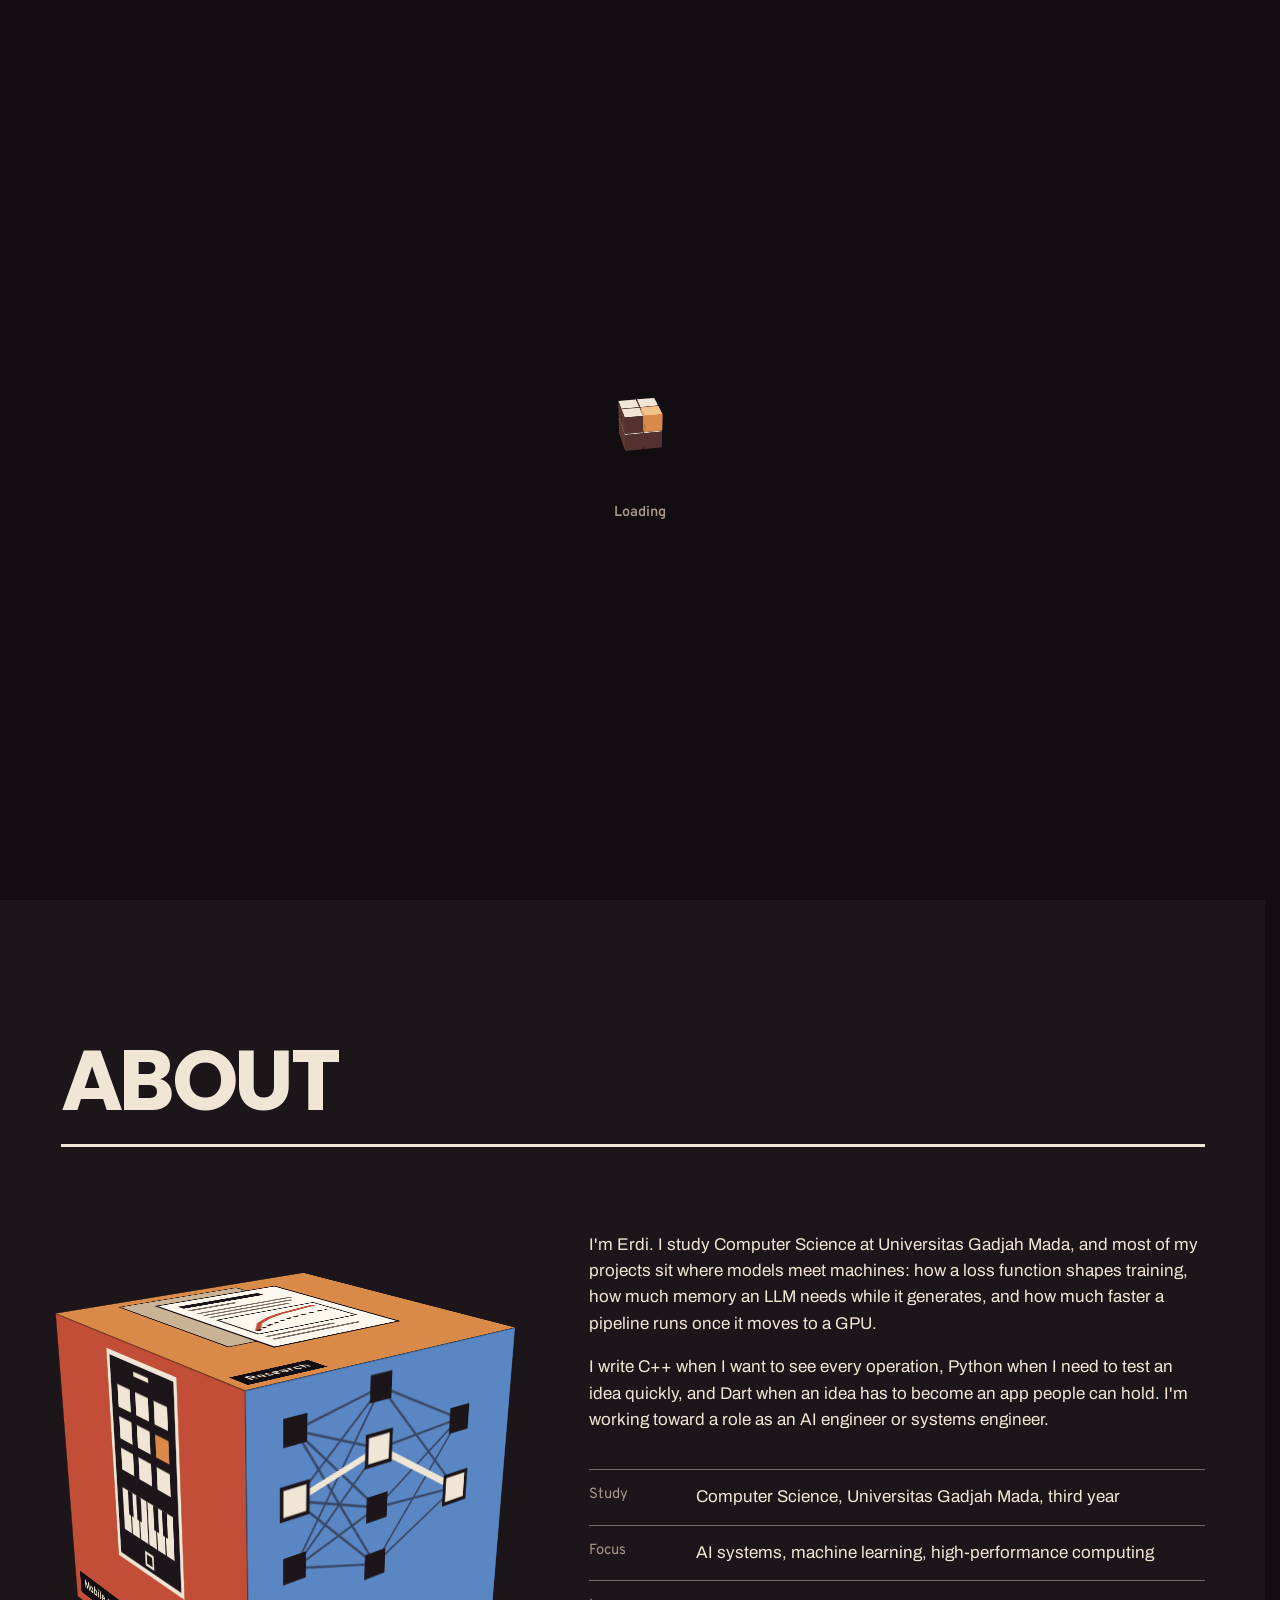
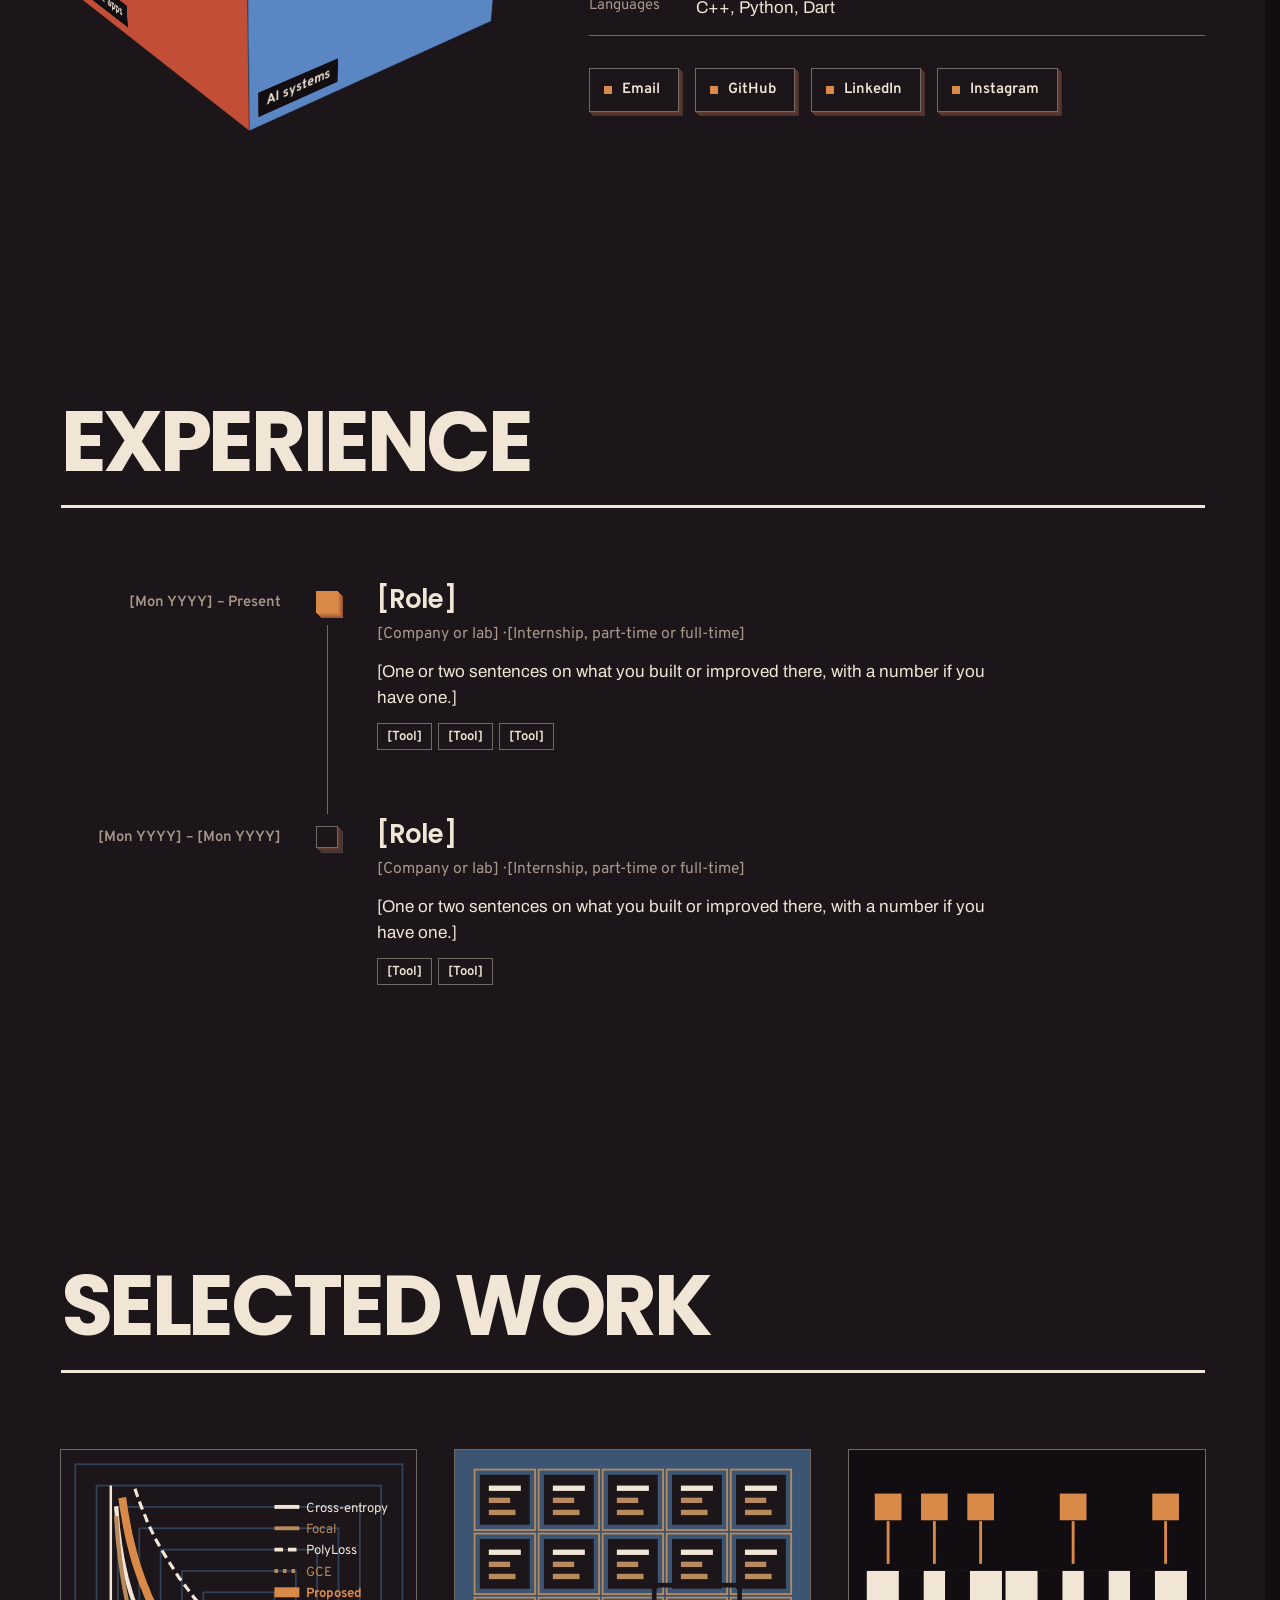
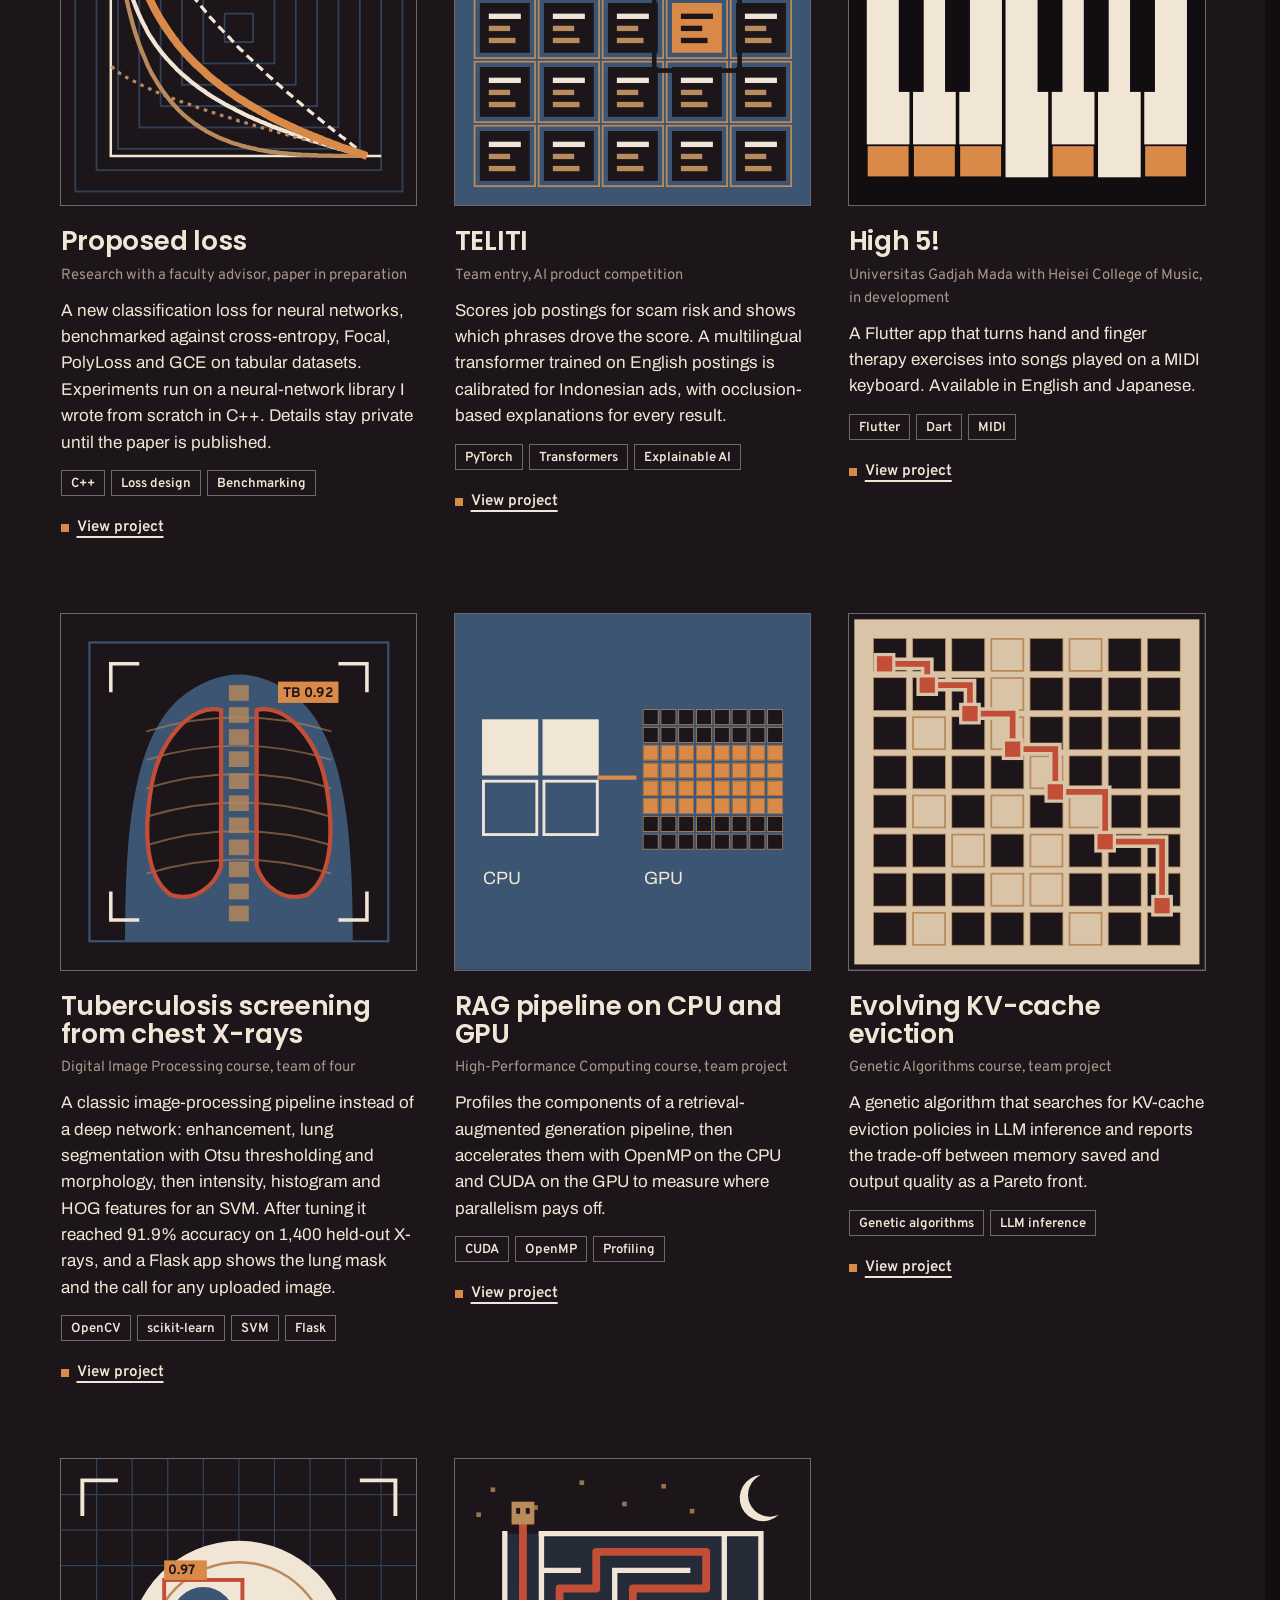
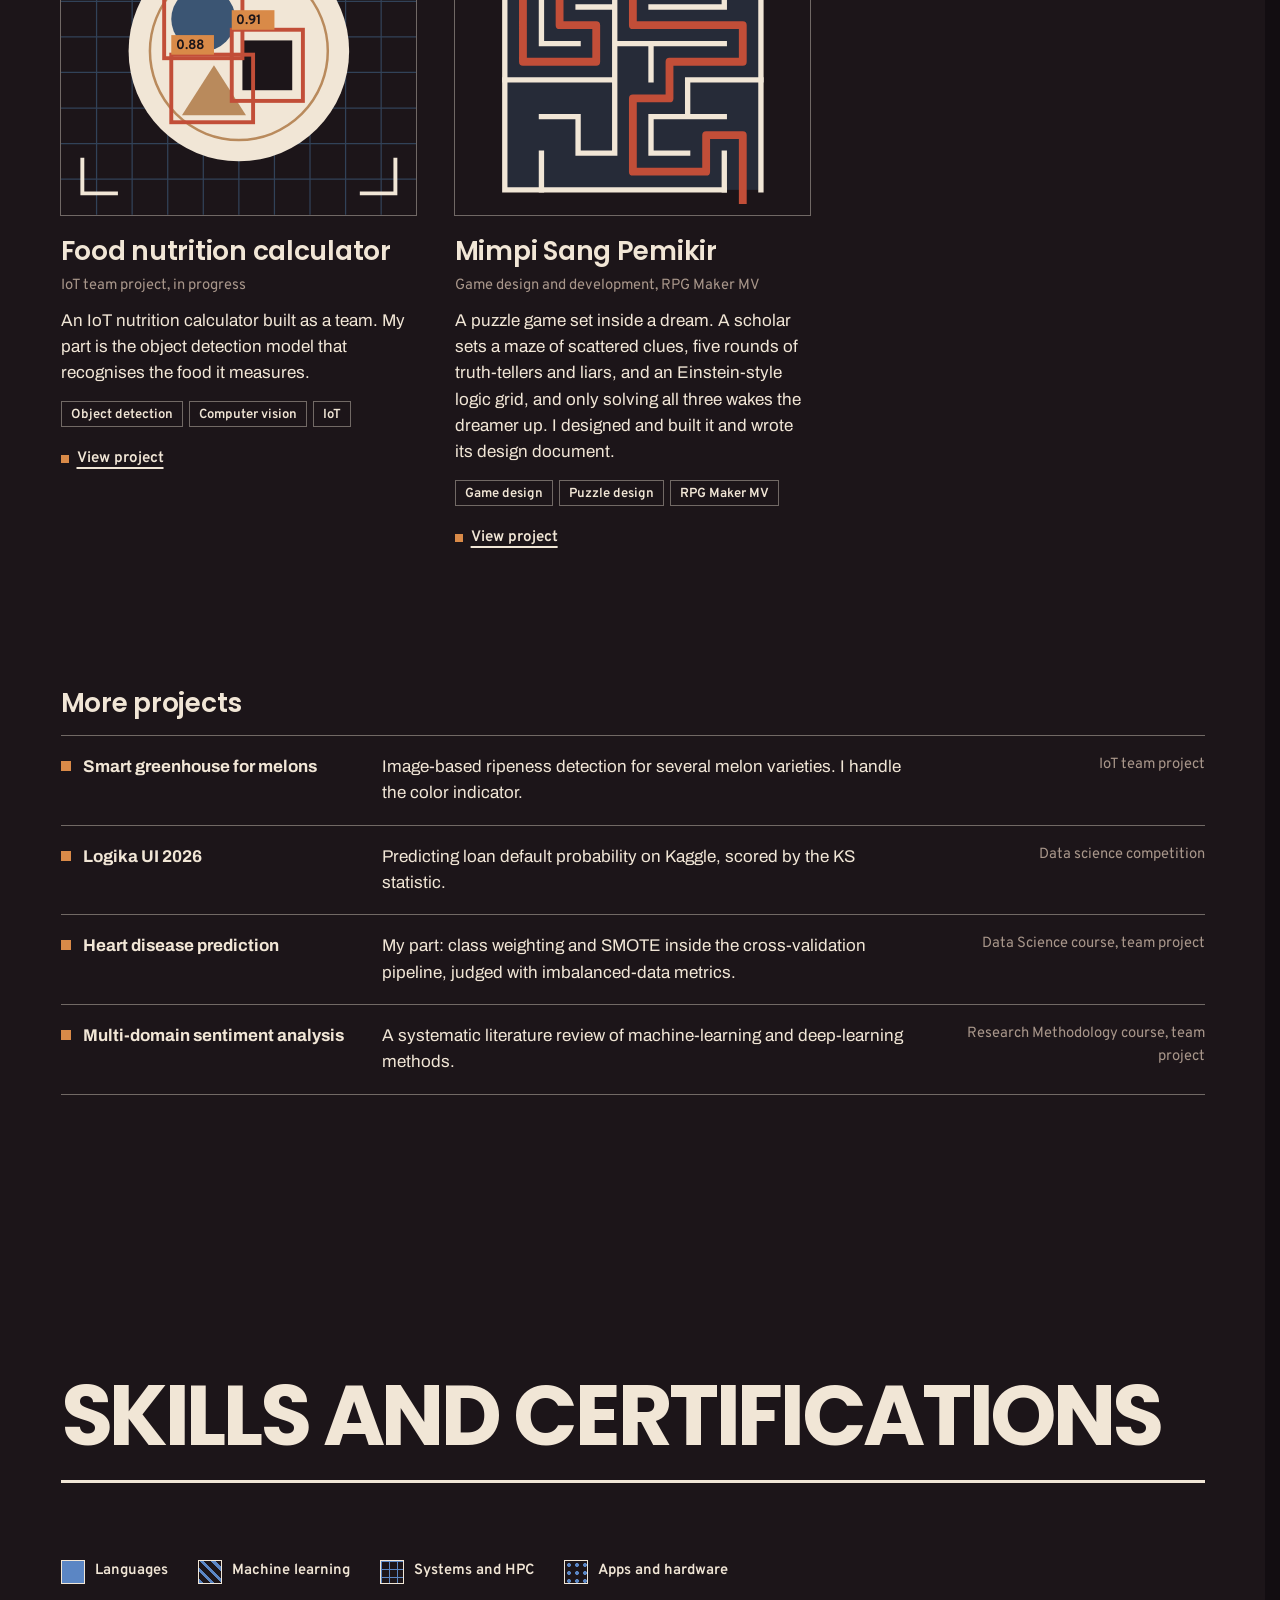
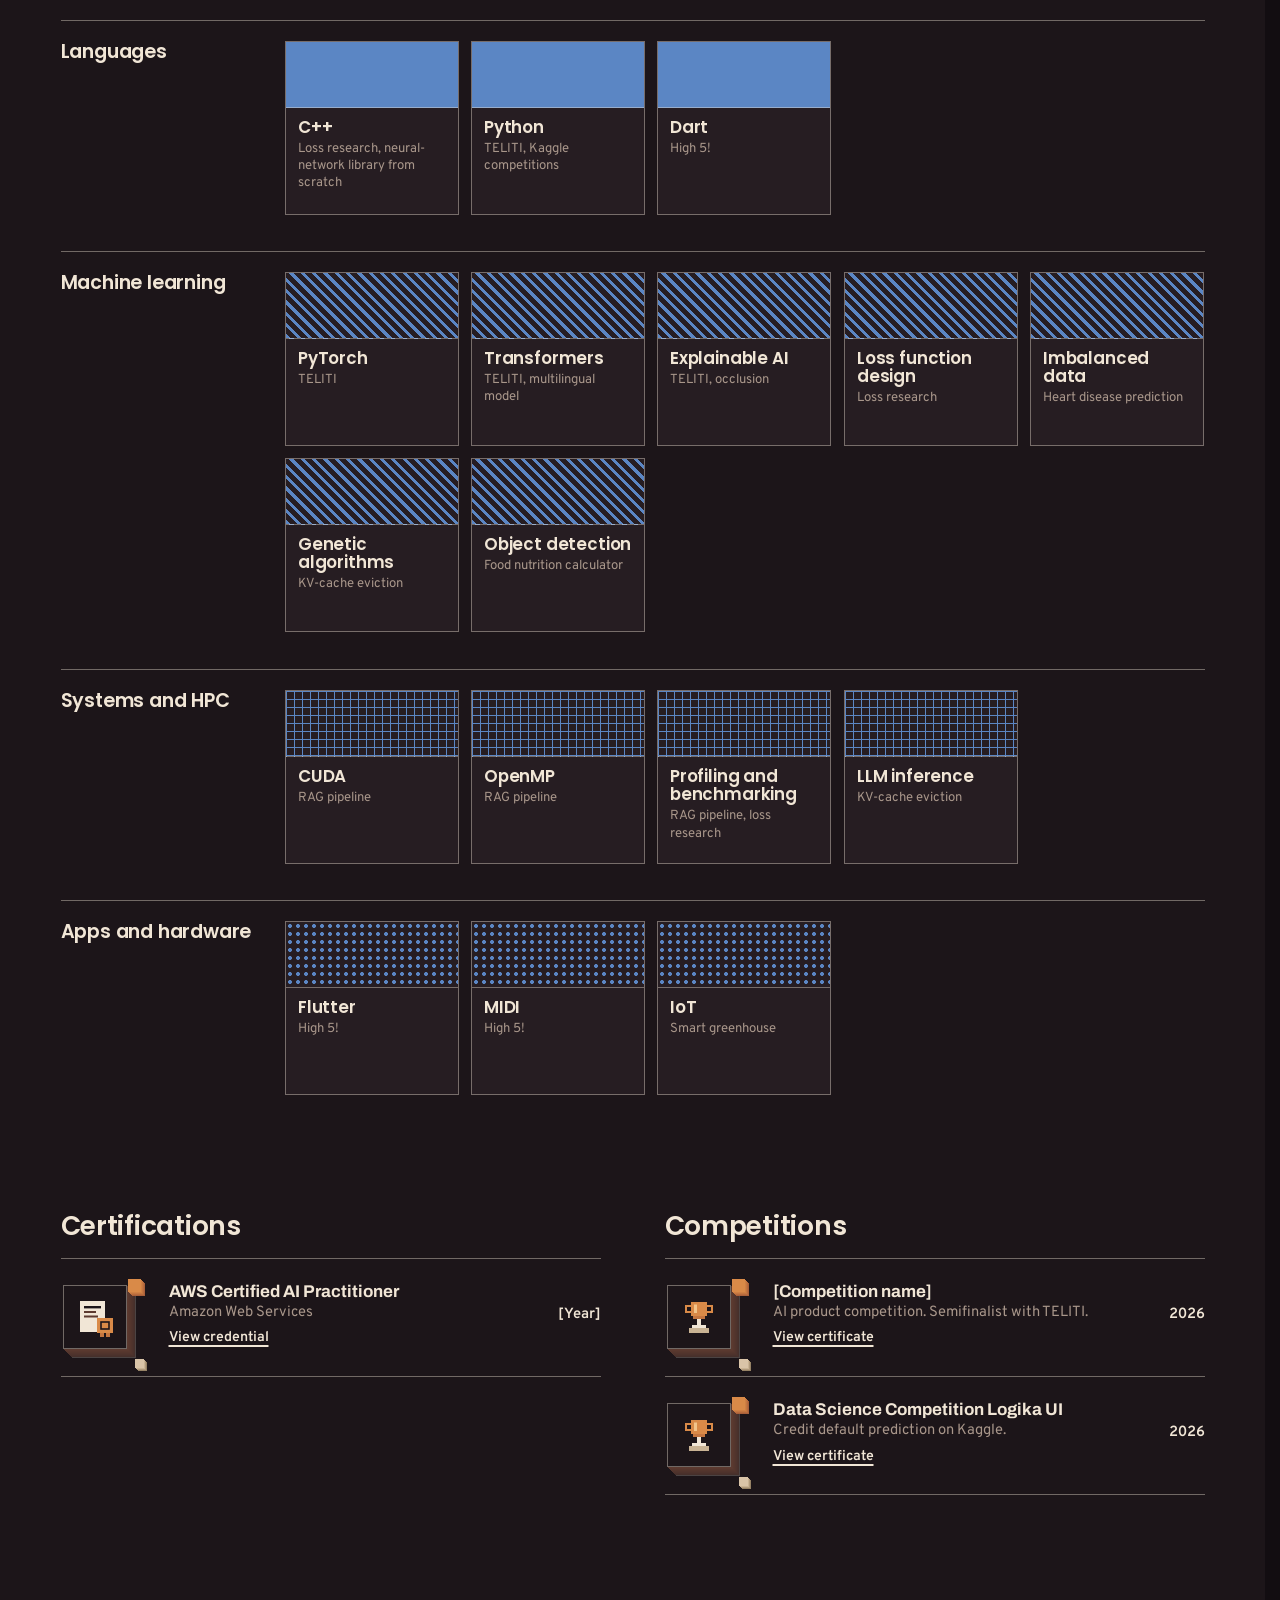
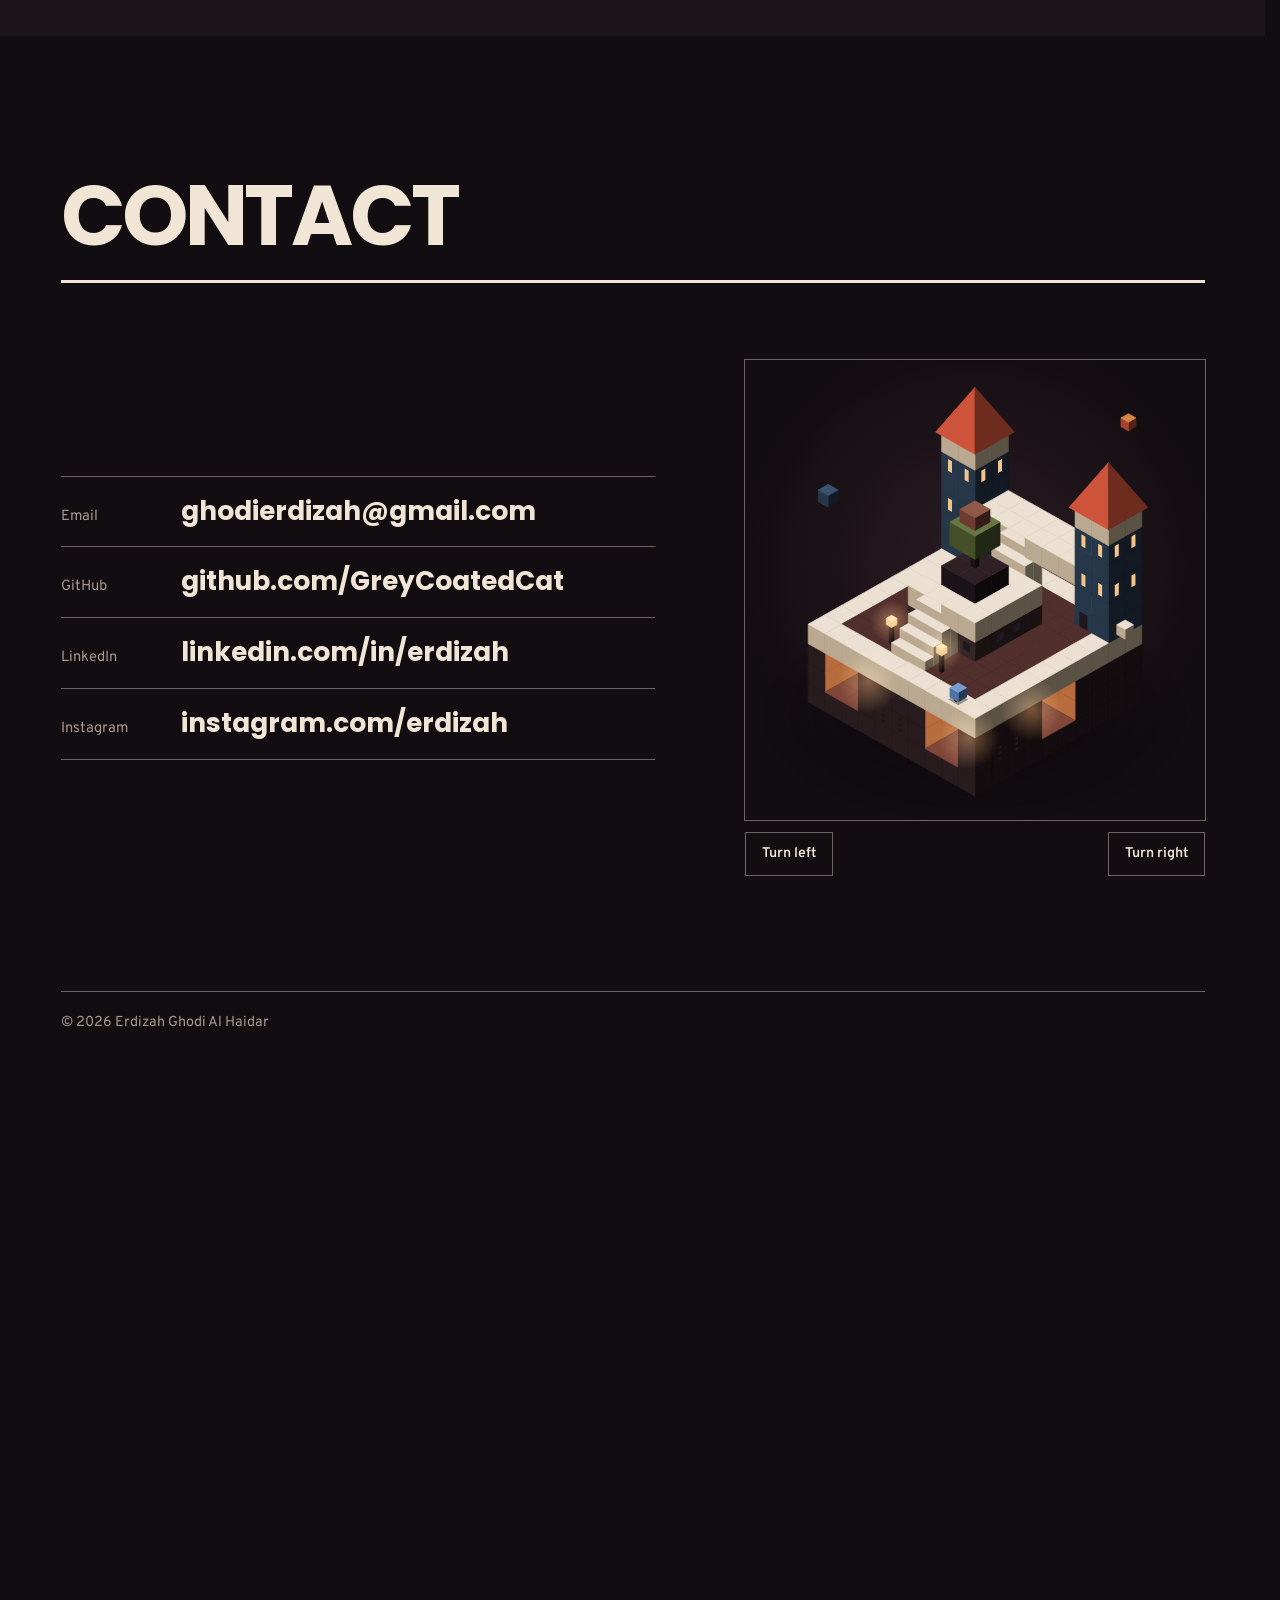
<file: project/index.html>
<!DOCTYPE html>
<html lang="en">
<head>
<meta charset="utf-8">
<title>Projects · Erdizah Ghodi Al Haidar</title>
<!-- /project/ has no page of its own: send visitors to the list of work on the home page -->
<meta http-equiv="refresh" content="0; url=../#work">
<link rel="canonical" href="https://erdizah.my.id/#work">
<meta name="robots" content="noindex">
</head>
<body>
<p><a href="../#work">See all projects</a></p>
</body>
</html>
</file>
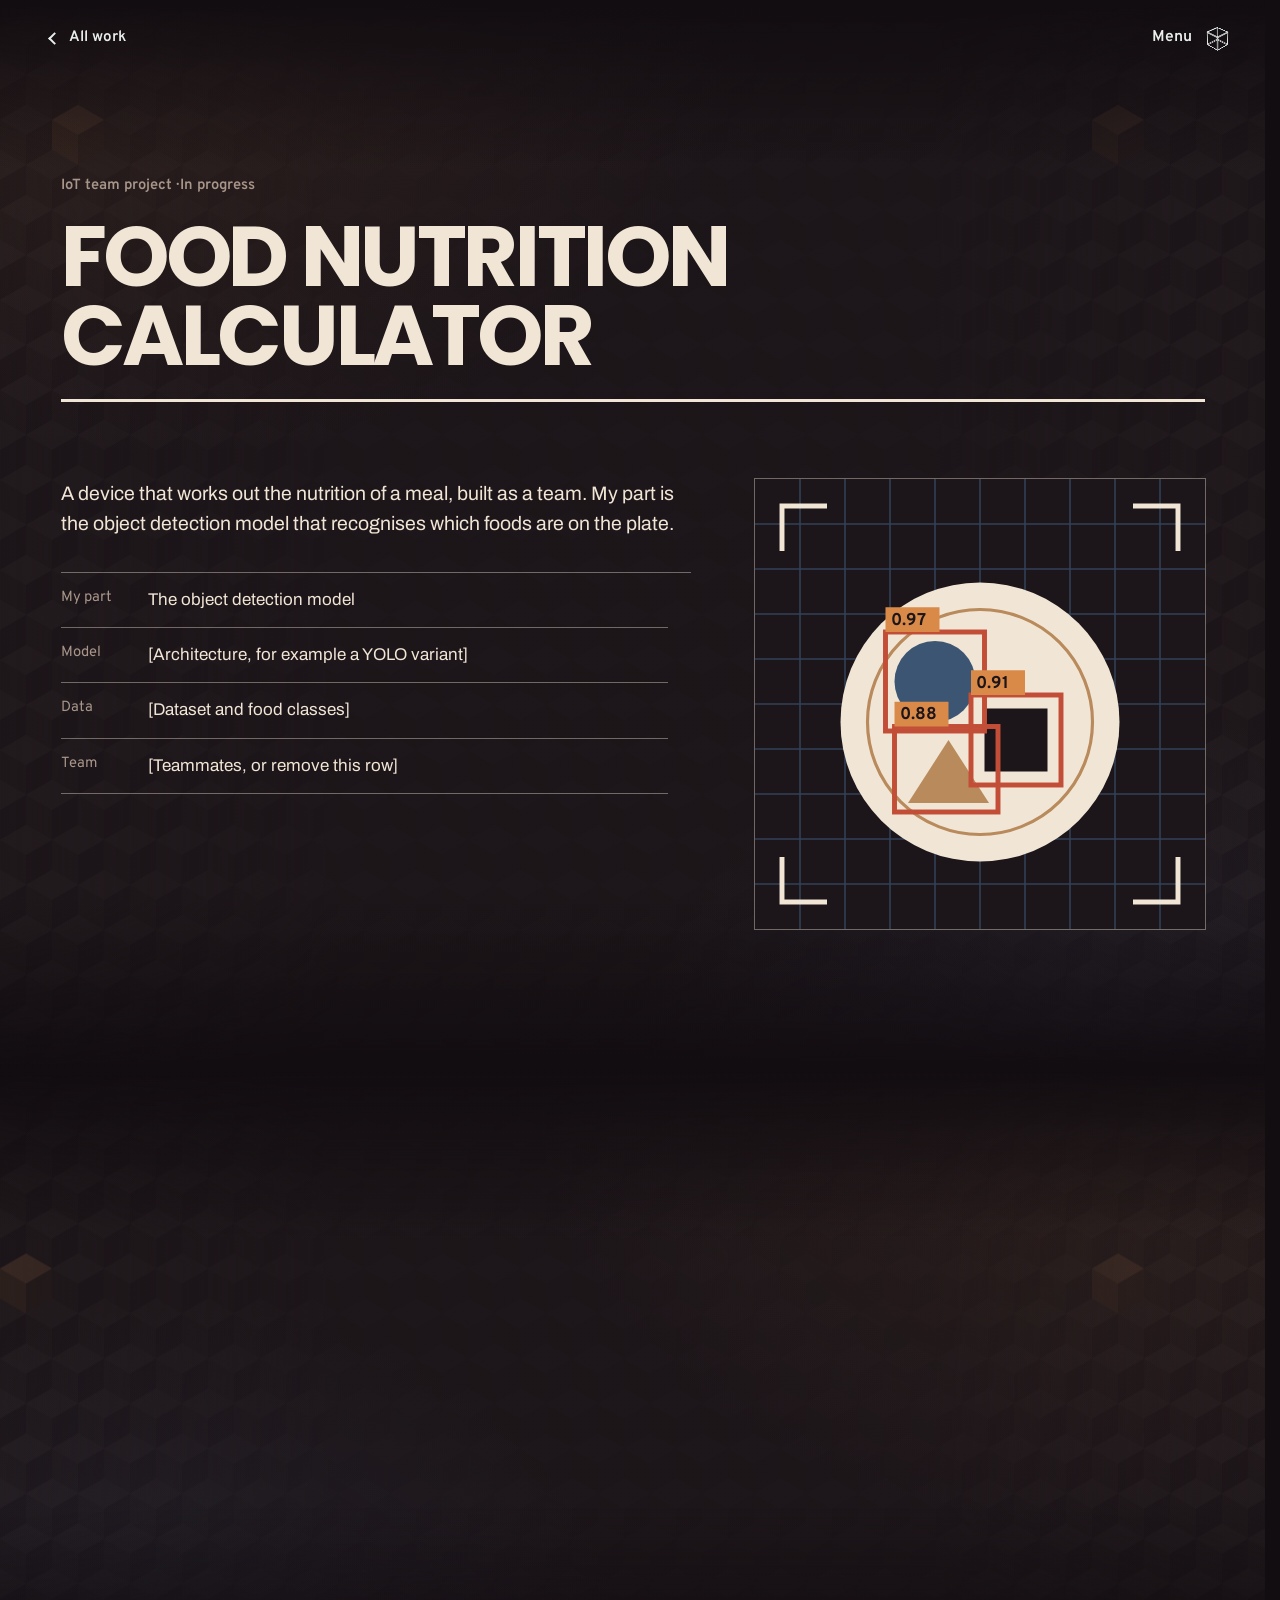
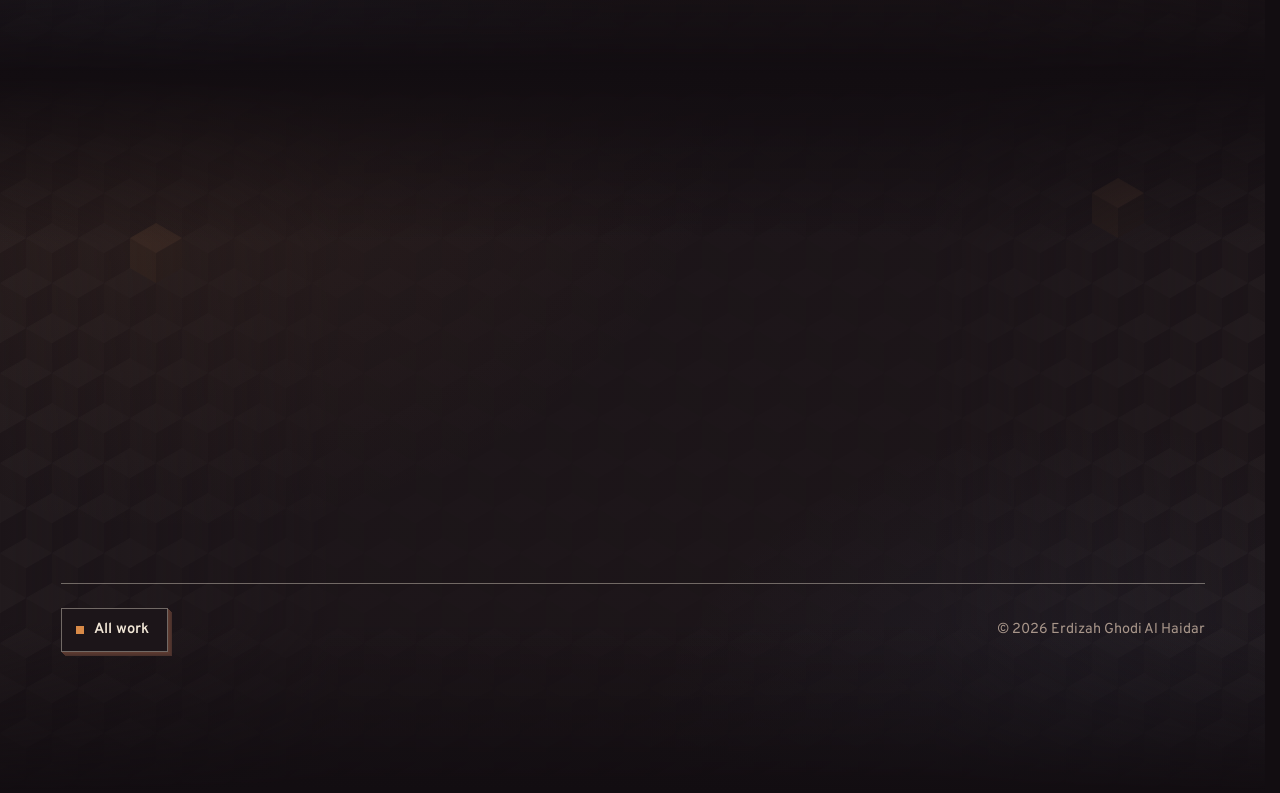
<file: project/food-nutrition-calculator/index.html>
<!DOCTYPE html>
<html lang="en">
<head>
<meta charset="utf-8">
<meta name="viewport" content="width=device-width, initial-scale=1">
<title>Food nutrition calculator · Erdizah Ghodi Al Haidar</title>
<meta name="description" content="An IoT food nutrition calculator built as a team; my part is the object detection model that recognises the food on the plate.">
<link rel="canonical" href="https://erdizah.my.id/project/food-nutrition-calculator/">
<meta name="theme-color" content="#120D11">
<script>document.documentElement.classList.add('js');</script>
<link rel="preconnect" href="https://fonts.googleapis.com">
<link rel="preconnect" href="https://fonts.gstatic.com" crossorigin>
<link href="https://fonts.googleapis.com/css2?family=Poppins:wght@600;700&amp;family=Overpass:wght@400..700&amp;family=Archivo:wght@400..700&amp;display=swap" rel="stylesheet">
<link rel="stylesheet" href="../../css/base.css">
<link rel="stylesheet" href="../../css/chrome.css">
<link rel="stylesheet" href="../../css/sections.css">
<link rel="stylesheet" href="../../css/work.css">
<link rel="stylesheet" href="../../css/project.css">
</head>
<body>
<a class="skip" href="#overview">Skip to content</a>
<div class="cursor" aria-hidden="true"><div class="cursor-scale"><div class="cursor-dir"><div class="cursor-cube"><i></i><i></i><i></i><i></i><i></i><i></i></div></div></div></div>

<header class="site-head has-back">
  <a class="back" href="../../#work"><span class="back-mark" aria-hidden="true"></span>All work</a>
  <div class="head-right">
  <button class="menu-btn" type="button" aria-expanded="false" aria-controls="menu">
    <span class="menu-label">Menu</span>
    <span class="menu-icon" aria-hidden="true"><span class="menu-cube"><i></i><i></i><i></i><i></i><i></i><i></i></span><span class="menu-x"></span></span>
  </button>
  </div>
</header>

<div class="menu" id="menu">
  <div class="menu-inner">
    <nav aria-label="Sections">
      <ul class="menu-list">
        <li><a href="../../#about"><span class="menu-word">About</span></a></li>
        <li><a href="../../#experience"><span class="menu-word">Experience</span></a></li>
        <li><a href="../../#work"><span class="menu-word">Work</span></a></li>
        <li><a href="../../#skills"><span class="menu-word">Skills</span></a></li>
        <li><a href="../../#contact"><span class="menu-word">Contact</span></a></li>
      </ul>
    </nav>
    <p class="menu-foot">Erdizah Ghodi Al Haidar, Computer Science, Universitas Gadjah Mada</p>
  </div>
</div>

<main>
  <section class="section pj-hero" aria-labelledby="pj-title">
    <div class="wrap">
      <p class="pj-kicker">IoT team project &middot; In progress</p>
      <header class="sec-head">
        <h1 id="pj-title">Food nutrition calculator</h1>
      </header>
      <div class="pj-hero-grid">
        <div data-reveal>
          <p class="pj-lede">A device that works out the nutrition of a meal, built as a team. My part is the object detection model that recognises which foods are on the plate.</p>
          <dl class="facts">
            <dt>My part</dt><dd>The object detection model</dd>
            <dt>Model</dt><dd>[Architecture, for example a YOLO variant]</dd>
            <dt>Data</dt><dd>[Dataset and food classes]</dd>
            <dt>Team</dt><dd>[Teammates, or remove this row]</dd>
          </dl>
        </div>
        <div class="pj-cover" data-reveal>
          <div class="cover" aria-hidden="true"><div class="stack"><!--cover:dica--><svg class="layer" style="--i:0" viewBox="0 0 100 100" preserveAspectRatio="xMidYMid slice" xmlns="http://www.w3.org/2000/svg"><rect width="100" height="100" style="fill:var(--ink)"/><g style="stroke:var(--mid)" stroke-width=".35" opacity=".7"><path d="M10 0V100"/><path d="M20 0V100"/><path d="M30 0V100"/><path d="M40 0V100"/><path d="M50 0V100"/><path d="M60 0V100"/><path d="M70 0V100"/><path d="M80 0V100"/><path d="M90 0V100"/><path d="M0 10H100"/><path d="M0 20H100"/><path d="M0 30H100"/><path d="M0 40H100"/><path d="M0 50H100"/><path d="M0 60H100"/><path d="M0 70H100"/><path d="M0 80H100"/><path d="M0 90H100"/></g><path d="M6 16V6H16M84 6H94V16M94 84V94H84M16 94H6V84" fill="none" style="stroke:var(--paper)" stroke-width="1.1"/></svg><svg class="layer" style="--i:1" viewBox="0 0 100 100" preserveAspectRatio="xMidYMid slice" xmlns="http://www.w3.org/2000/svg"><circle cx="50" cy="54" r="31" style="fill:var(--paper)"/><circle cx="50" cy="54" r="25" fill="none" style="stroke:var(--soft)" stroke-width="0.7"/><circle cx="40" cy="45" r="9" style="fill:var(--mid)"/><rect x="51" y="51" width="14" height="14" style="fill:var(--ink)"/><path d="M34 72H52L43 58Z" style="fill:var(--soft)"/></svg><svg class="layer" style="--i:2" viewBox="0 0 100 100" preserveAspectRatio="xMidYMid slice" xmlns="http://www.w3.org/2000/svg"><rect x="29" y="34" width="22" height="22" fill="none" style="stroke:var(--acc-l)" stroke-width="1.1"/><rect x="29" y="28.5" width="12" height="5.5" style="fill:var(--acc-fill)"/><text x="30.2" y="32.4" font-size="3.8" font-weight="700" font-family="Overpass, Archivo, sans-serif" style="fill:var(--ink)">0.97</text><rect x="48" y="48" width="20" height="20" fill="none" style="stroke:var(--acc-l)" stroke-width="1.1"/><rect x="48" y="42.5" width="12" height="5.5" style="fill:var(--acc-fill)"/><text x="49.2" y="46.4" font-size="3.8" font-weight="700" font-family="Overpass, Archivo, sans-serif" style="fill:var(--ink)">0.91</text><rect x="31" y="55" width="23" height="19" fill="none" style="stroke:var(--acc-l)" stroke-width="1.1"/><rect x="31" y="49.5" width="12" height="5.5" style="fill:var(--acc-fill)"/><text x="32.2" y="53.4" font-size="3.8" font-weight="700" font-family="Overpass, Archivo, sans-serif" style="fill:var(--ink)">0.88</text></svg><!--/cover:dica--></div></div>
        </div>
      </div>
    </div>
  </section>

  <section class="section" id="overview" aria-labelledby="overview-title">
    <div class="wrap">
      <header class="sec-head">
        <h2 id="overview-title">Overview</h2>
      </header>
      <div class="pj-copy" data-reveal>
        <div>
          <p>A nutrition calculator has to know what it is measuring before it can say anything about it. The detection model finds each food in the camera image and names it, and the rest of the device turns that into nutrition figures.</p>
          <p>[How the detected foods are turned into nutrition figures by the rest of the device.]</p>
        </div>
        <p class="pj-aside">The project is still in progress.</p>
      </div>
    </div>
  </section>

  <section class="section" id="results" aria-labelledby="results-title">
    <div class="wrap">
      <header class="sec-head">
        <h2 id="results-title">Results</h2>
      </header>
      <div class="pj-copy" data-reveal>
        <div>
          <p>[Detection results once the model is trained: for example mAP per class, and a few images with their predicted boxes.]</p>
        </div>
      </div>

      <footer class="pj-foot">
        <ul class="social" aria-label="More">
          <li><a class="soc" href="../../#work">All work</a></li>
        </ul>
        <p>&copy; 2026 Erdizah Ghodi Al Haidar</p>
      </footer>
    </div>
  </section>
</main>

<script src="../../js/util.js"></script>
<script src="../../js/selection.js"></script>
<script src="../../js/menu.js"></script>
<script src="../../js/background.js"></script>
<script src="../../js/reveal.js"></script>
<script src="../../js/cursor.js"></script>
</body>
</html>
</file>
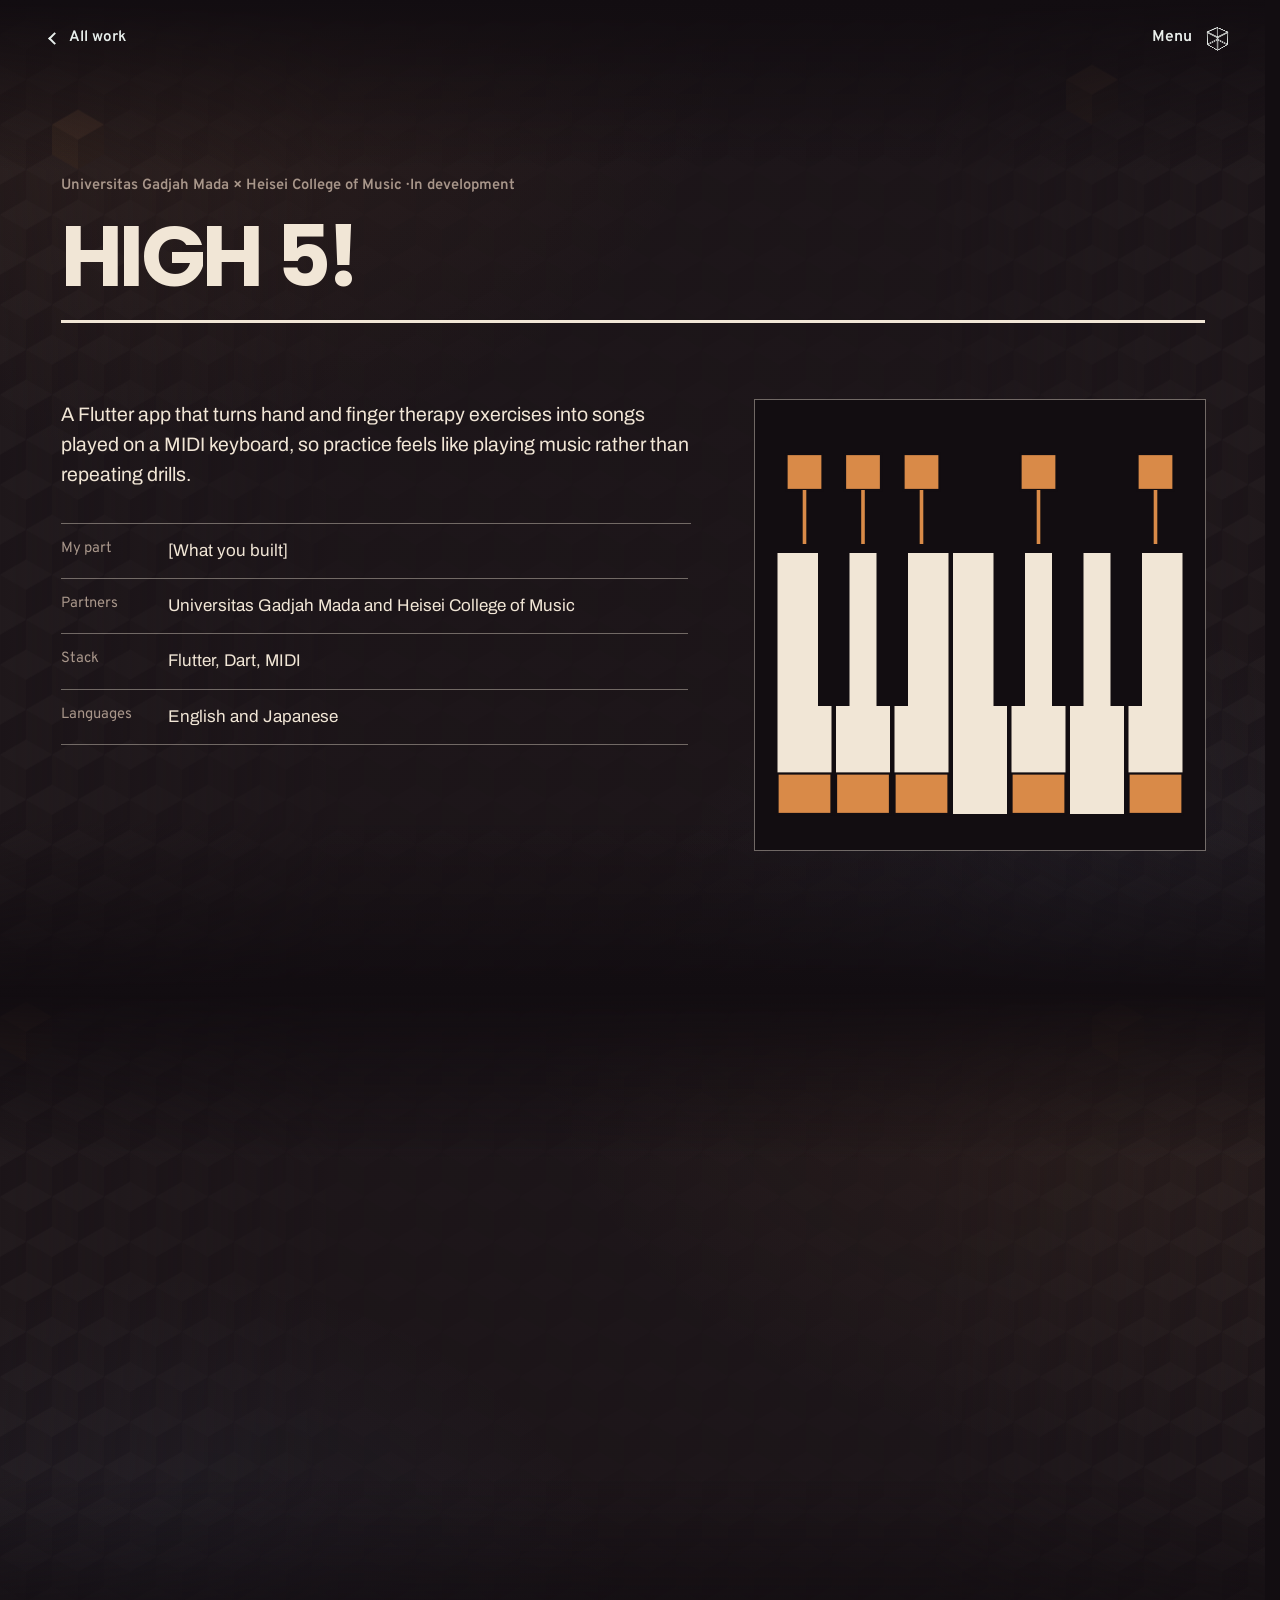
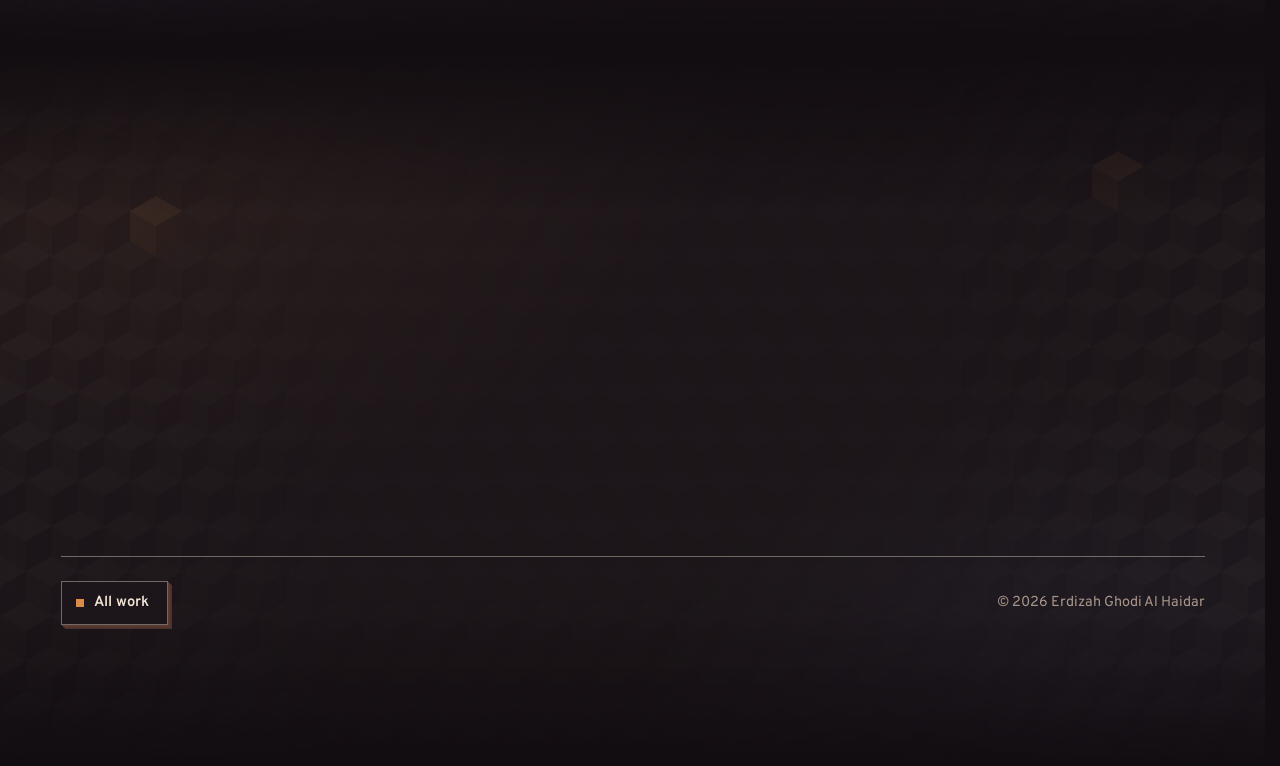
<file: project/high-5/index.html>
<!DOCTYPE html>
<html lang="en">
<head>
<meta charset="utf-8">
<meta name="viewport" content="width=device-width, initial-scale=1">
<title>High 5! · Erdizah Ghodi Al Haidar</title>
<meta name="description" content="High 5! is a Flutter app that turns hand and finger therapy exercises into songs played on a MIDI keyboard, built by Universitas Gadjah Mada with Heisei College of Music.">
<link rel="canonical" href="https://erdizah.my.id/project/high-5/">
<meta name="theme-color" content="#120D11">
<script>document.documentElement.classList.add('js');</script>
<link rel="preconnect" href="https://fonts.googleapis.com">
<link rel="preconnect" href="https://fonts.gstatic.com" crossorigin>
<link href="https://fonts.googleapis.com/css2?family=Poppins:wght@600;700&amp;family=Overpass:wght@400..700&amp;family=Archivo:wght@400..700&amp;display=swap" rel="stylesheet">
<link rel="stylesheet" href="../../css/base.css">
<link rel="stylesheet" href="../../css/chrome.css">
<link rel="stylesheet" href="../../css/sections.css">
<link rel="stylesheet" href="../../css/work.css">
<link rel="stylesheet" href="../../css/project.css">
</head>
<body>
<a class="skip" href="#overview">Skip to content</a>
<div class="cursor" aria-hidden="true"><div class="cursor-scale"><div class="cursor-dir"><div class="cursor-cube"><i></i><i></i><i></i><i></i><i></i><i></i></div></div></div></div>

<header class="site-head has-back">
  <a class="back" href="../../#work"><span class="back-mark" aria-hidden="true"></span>All work</a>
  <div class="head-right">
  <button class="menu-btn" type="button" aria-expanded="false" aria-controls="menu">
    <span class="menu-label">Menu</span>
    <span class="menu-icon" aria-hidden="true"><span class="menu-cube"><i></i><i></i><i></i><i></i><i></i><i></i></span><span class="menu-x"></span></span>
  </button>
  </div>
</header>

<div class="menu" id="menu">
  <div class="menu-inner">
    <nav aria-label="Sections">
      <ul class="menu-list">
        <li><a href="../../#about"><span class="menu-word">About</span></a></li>
        <li><a href="../../#experience"><span class="menu-word">Experience</span></a></li>
        <li><a href="../../#work"><span class="menu-word">Work</span></a></li>
        <li><a href="../../#skills"><span class="menu-word">Skills</span></a></li>
        <li><a href="../../#contact"><span class="menu-word">Contact</span></a></li>
      </ul>
    </nav>
    <p class="menu-foot">Erdizah Ghodi Al Haidar, Computer Science, Universitas Gadjah Mada</p>
  </div>
</div>

<main>
  <section class="section pj-hero" aria-labelledby="pj-title">
    <div class="wrap">
      <p class="pj-kicker">Universitas Gadjah Mada &times; Heisei College of Music &middot; In development</p>
      <header class="sec-head">
        <h1 id="pj-title">High 5!</h1>
      </header>
      <div class="pj-hero-grid">
        <div data-reveal>
          <p class="pj-lede">A Flutter app that turns hand and finger therapy exercises into songs played on a MIDI keyboard, so practice feels like playing music rather than repeating drills.</p>
          <dl class="facts">
            <dt>My part</dt><dd>[What you built]</dd>
            <dt>Partners</dt><dd>Universitas Gadjah Mada and Heisei College of Music</dd>
            <dt>Stack</dt><dd>Flutter, Dart, MIDI</dd>
            <dt>Languages</dt><dd>English and Japanese</dd>
          </dl>
        </div>
        <div class="pj-cover" data-reveal>
          <div class="cover" aria-hidden="true"><div class="stack"><!--cover:high5--><svg class="layer" style="--i:0" viewBox="0 0 100 100" preserveAspectRatio="xMidYMid slice" xmlns="http://www.w3.org/2000/svg"><rect width="100" height="100" style="fill:var(--void)"/><g style="fill:var(--paper)"><rect x="5" y="34" width="12" height="58"/><rect x="18" y="34" width="12" height="58"/><rect x="31" y="34" width="12" height="58"/><rect x="44" y="34" width="12" height="58"/><rect x="57" y="34" width="12" height="58"/><rect x="70" y="34" width="12" height="58"/><rect x="83" y="34" width="12" height="58"/></g></svg><svg class="layer" style="--i:1" viewBox="0 0 100 100" preserveAspectRatio="xMidYMid slice" xmlns="http://www.w3.org/2000/svg"><g style="fill:var(--void)"><rect x="14.0" y="34" width="7" height="34"/><rect x="27.0" y="34" width="7" height="34"/><rect x="53.0" y="34" width="7" height="34"/><rect x="66.0" y="34" width="7" height="34"/><rect x="79.0" y="34" width="7" height="34"/></g></svg><svg class="layer" style="--i:2" viewBox="0 0 100 100" preserveAspectRatio="xMidYMid slice" xmlns="http://www.w3.org/2000/svg"><g style="fill:var(--acc-fill);stroke:var(--void)" stroke-width=".5"><rect x="7" y="12" width="8" height="8"/><rect x="5" y="83" width="12" height="9"/><rect x="20" y="12" width="8" height="8"/><rect x="18" y="83" width="12" height="9"/><rect x="33" y="12" width="8" height="8"/><rect x="31" y="83" width="12" height="9"/><rect x="59" y="12" width="8" height="8"/><rect x="57" y="83" width="12" height="9"/><rect x="85" y="12" width="8" height="8"/><rect x="83" y="83" width="12" height="9"/></g><g style="fill:var(--acc-d)"><rect x="10.6" y="20" width=".8" height="12"/><rect x="23.6" y="20" width=".8" height="12"/><rect x="36.6" y="20" width=".8" height="12"/><rect x="62.6" y="20" width=".8" height="12"/><rect x="88.6" y="20" width=".8" height="12"/></g></svg><!--/cover:high5--></div></div>
        </div>
      </div>
    </div>
  </section>

  <section class="section" id="overview" aria-labelledby="overview-title">
    <div class="wrap">
      <header class="sec-head">
        <h2 id="overview-title">Overview</h2>
      </header>
      <div class="pj-copy" data-reveal>
        <div>
          <p>Therapy for hand and finger motor skills asks for the same movements again and again, which is hard to keep up. High 5! puts those movements into songs on a MIDI keyboard, so each session is something to play rather than something to get through.</p>
          <p>[A sentence or two on how a session works: what the player sees, what they press, and what the app measures.]</p>
        </div>
        <p class="pj-aside">The app is still in development.</p>
      </div>
    </div>
  </section>

  <section class="section" id="screens" aria-labelledby="screens-title">
    <div class="wrap">
      <header class="sec-head">
        <h2 id="screens-title">In the app</h2>
      </header>
      <div class="pj-copy" data-reveal>
        <div>
          <p>[Screenshots of the app go here: save them in an img/ folder beside this page and use the pj-shots layout from the Mimpi Sang Pemikir page.]</p>
        </div>
      </div>

      <footer class="pj-foot">
        <ul class="social" aria-label="More">
          <li><a class="soc" href="../../#work">All work</a></li>
        </ul>
        <p>&copy; 2026 Erdizah Ghodi Al Haidar</p>
      </footer>
    </div>
  </section>
</main>

<script src="../../js/util.js"></script>
<script src="../../js/selection.js"></script>
<script src="../../js/menu.js"></script>
<script src="../../js/background.js"></script>
<script src="../../js/reveal.js"></script>
<script src="../../js/cursor.js"></script>
</body>
</html>
</file>
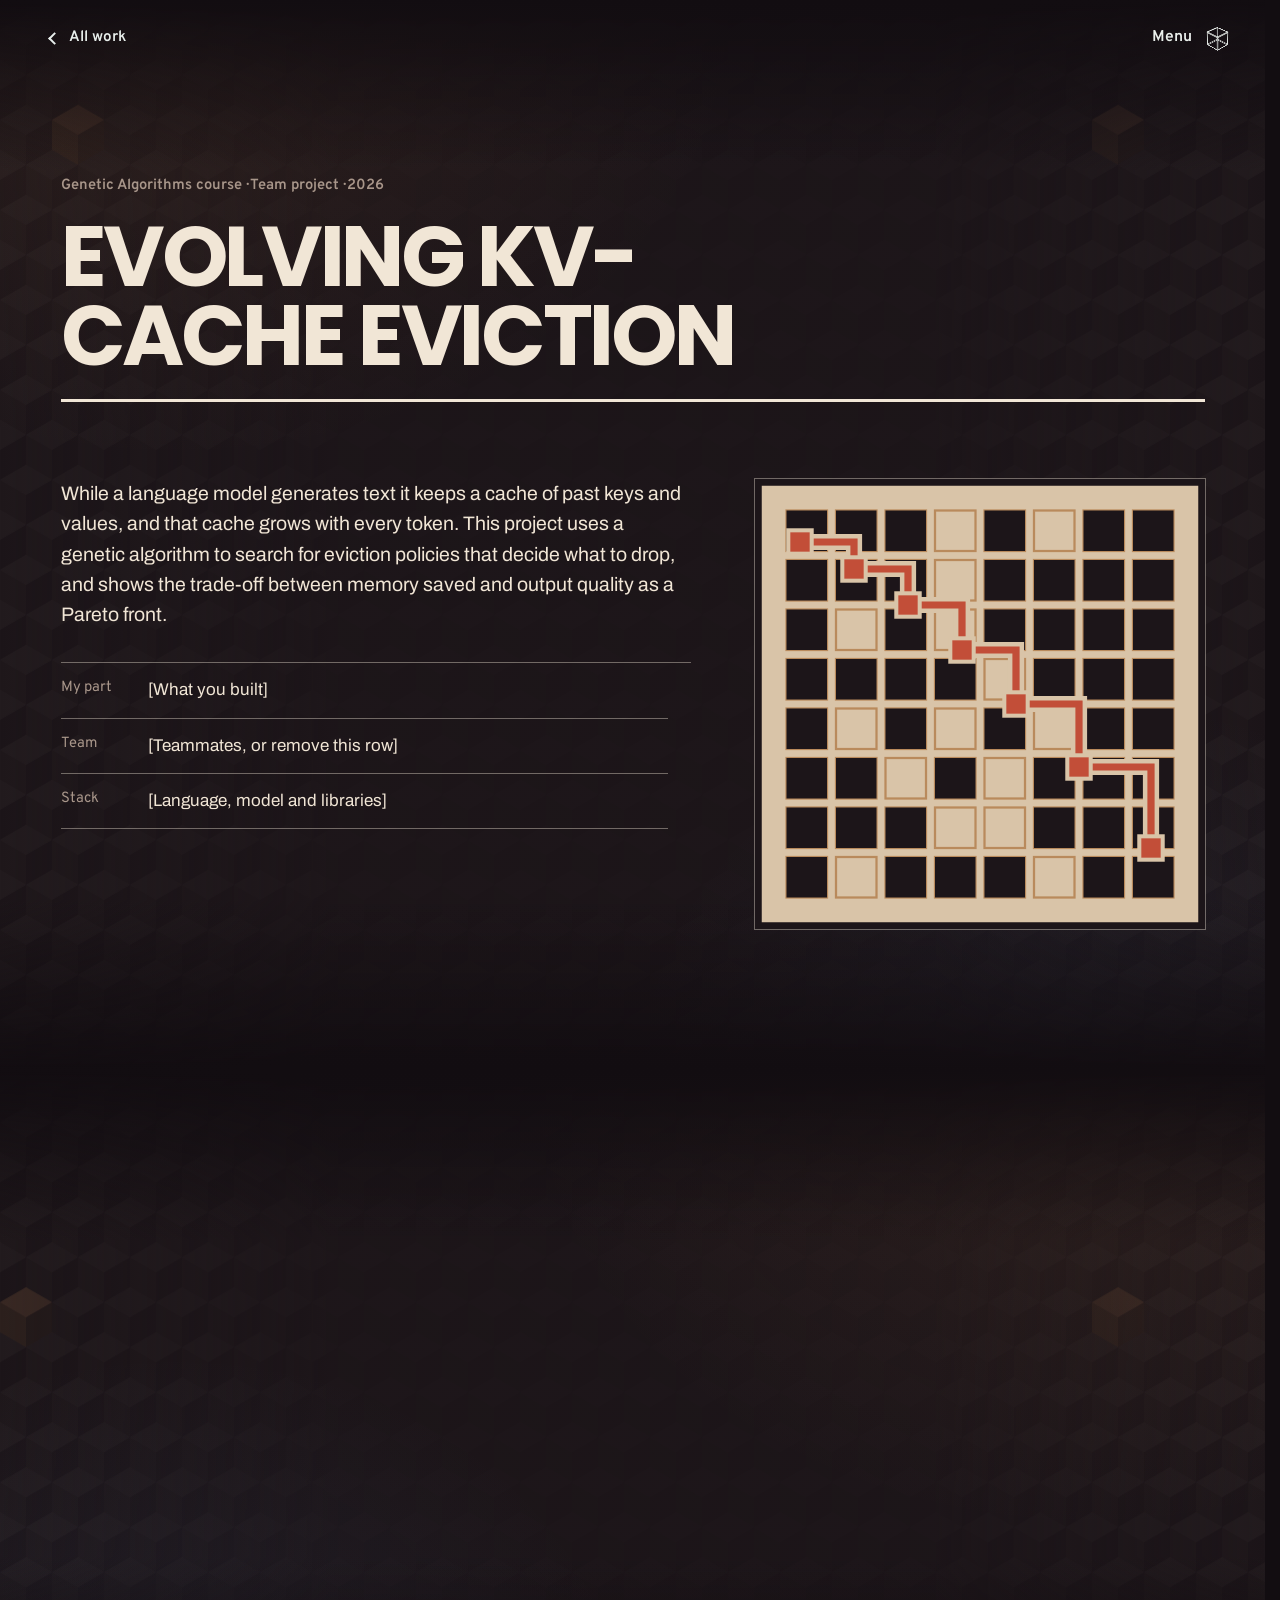
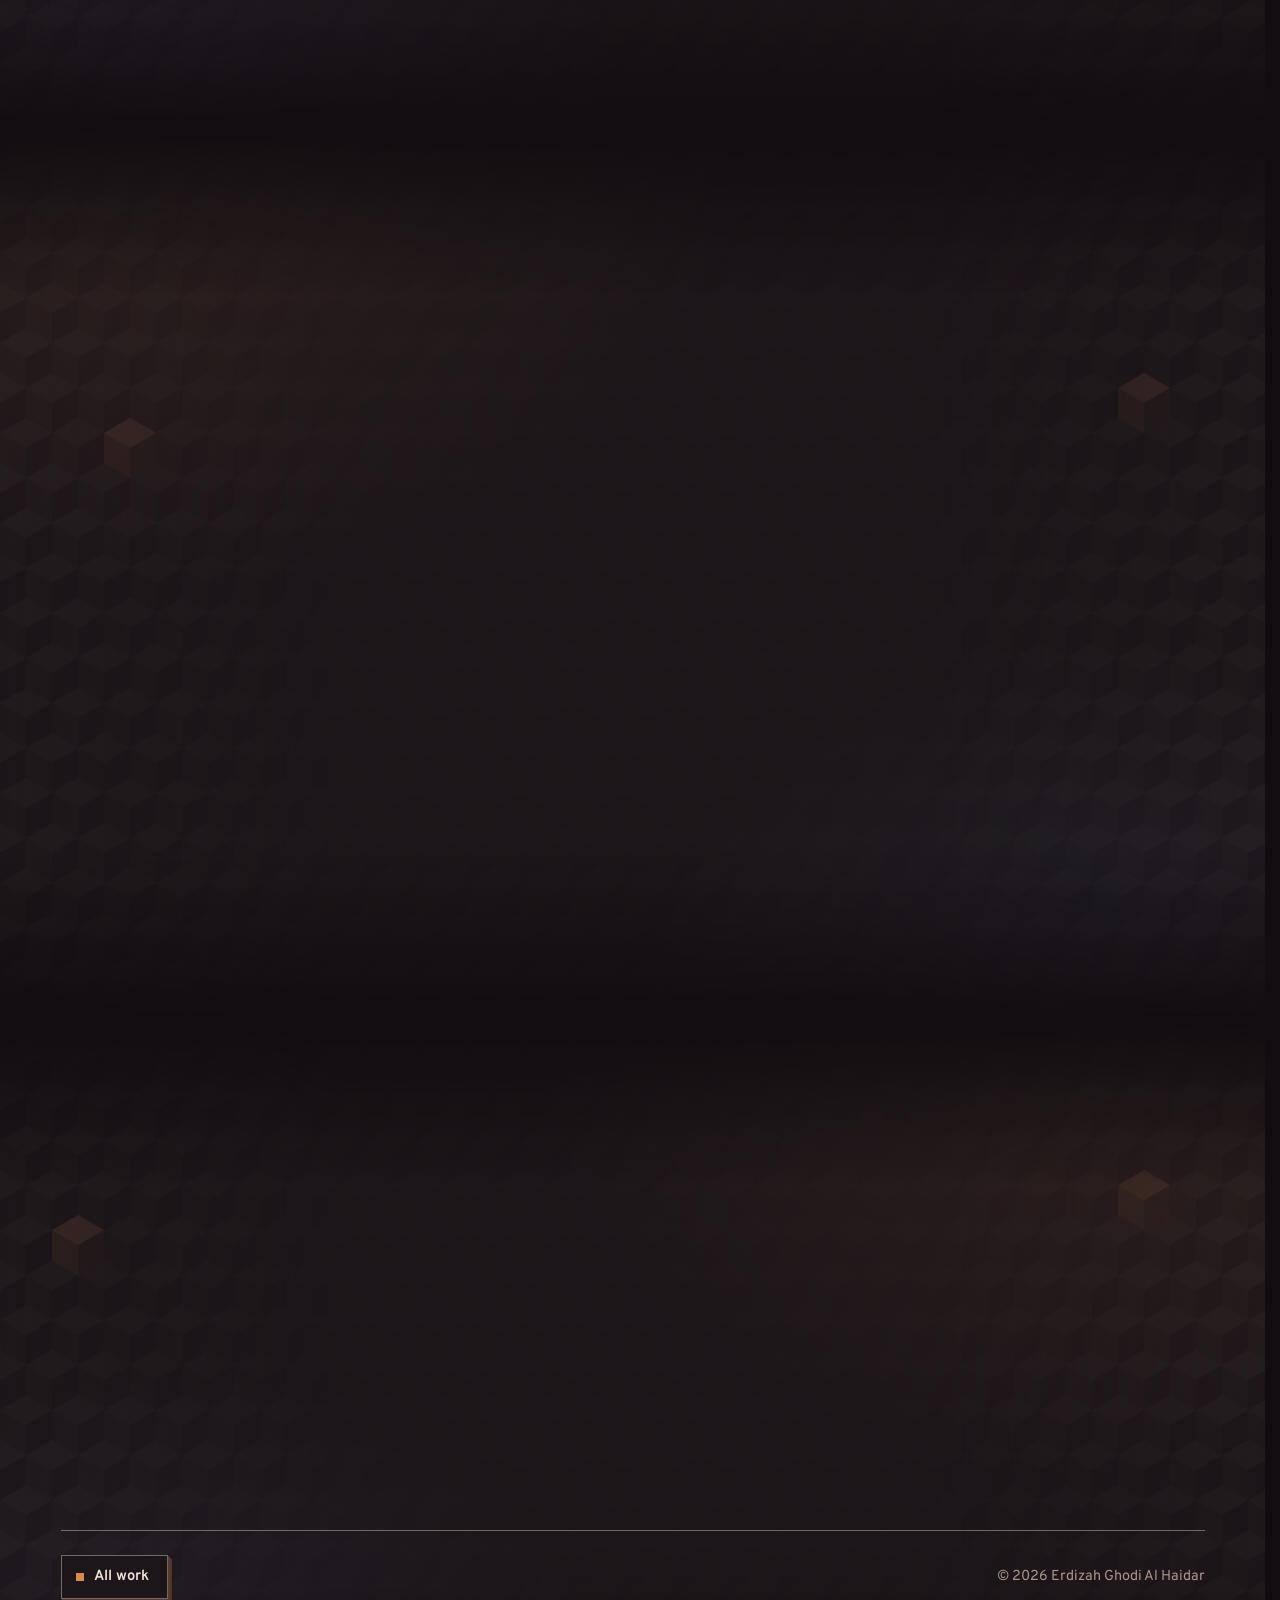
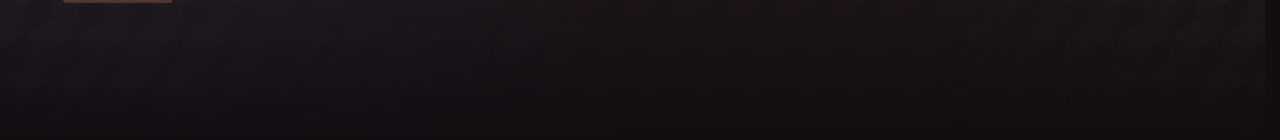
<file: project/kv-cache-eviction/index.html>
<!DOCTYPE html>
<html lang="en">
<head>
<meta charset="utf-8">
<meta name="viewport" content="width=device-width, initial-scale=1">
<title>Evolving KV-cache eviction · Erdizah Ghodi Al Haidar</title>
<meta name="description" content="A genetic algorithm that searches for KV-cache eviction policies in LLM inference and reports the trade-off between memory saved and output quality as a Pareto front.">
<link rel="canonical" href="https://erdizah.my.id/project/kv-cache-eviction/">
<meta name="theme-color" content="#120D11">
<script>document.documentElement.classList.add('js');</script>
<link rel="preconnect" href="https://fonts.googleapis.com">
<link rel="preconnect" href="https://fonts.gstatic.com" crossorigin>
<link href="https://fonts.googleapis.com/css2?family=Poppins:wght@600;700&amp;family=Overpass:wght@400..700&amp;family=Archivo:wght@400..700&amp;display=swap" rel="stylesheet">
<link rel="stylesheet" href="../../css/base.css">
<link rel="stylesheet" href="../../css/chrome.css">
<link rel="stylesheet" href="../../css/sections.css">
<link rel="stylesheet" href="../../css/work.css">
<link rel="stylesheet" href="../../css/project.css">
</head>
<body>
<a class="skip" href="#overview">Skip to content</a>
<div class="cursor" aria-hidden="true"><div class="cursor-scale"><div class="cursor-dir"><div class="cursor-cube"><i></i><i></i><i></i><i></i><i></i><i></i></div></div></div></div>

<header class="site-head has-back">
  <a class="back" href="../../#work"><span class="back-mark" aria-hidden="true"></span>All work</a>
  <div class="head-right">
  <button class="menu-btn" type="button" aria-expanded="false" aria-controls="menu">
    <span class="menu-label">Menu</span>
    <span class="menu-icon" aria-hidden="true"><span class="menu-cube"><i></i><i></i><i></i><i></i><i></i><i></i></span><span class="menu-x"></span></span>
  </button>
  </div>
</header>

<div class="menu" id="menu">
  <div class="menu-inner">
    <nav aria-label="Sections">
      <ul class="menu-list">
        <li><a href="../../#about"><span class="menu-word">About</span></a></li>
        <li><a href="../../#experience"><span class="menu-word">Experience</span></a></li>
        <li><a href="../../#work"><span class="menu-word">Work</span></a></li>
        <li><a href="../../#skills"><span class="menu-word">Skills</span></a></li>
        <li><a href="../../#contact"><span class="menu-word">Contact</span></a></li>
      </ul>
    </nav>
    <p class="menu-foot">Erdizah Ghodi Al Haidar, Computer Science, Universitas Gadjah Mada</p>
  </div>
</div>

<main>
  <section class="section pj-hero" aria-labelledby="pj-title">
    <div class="wrap">
      <p class="pj-kicker">Genetic Algorithms course &middot; Team project &middot; 2026</p>
      <header class="sec-head">
        <h1 id="pj-title">Evolving KV-cache eviction</h1>
      </header>
      <div class="pj-hero-grid">
        <div data-reveal>
          <p class="pj-lede">While a language model generates text it keeps a cache of past keys and values, and that cache grows with every token. This project uses a genetic algorithm to search for eviction policies that decide what to drop, and shows the trade-off between memory saved and output quality as a Pareto front.</p>
          <dl class="facts">
            <dt>My part</dt><dd>[What you built]</dd>
            <dt>Team</dt><dd>[Teammates, or remove this row]</dd>
            <dt>Stack</dt><dd>[Language, model and libraries]</dd>
          </dl>
        </div>
        <div class="pj-cover" data-reveal>
          <div class="cover" aria-hidden="true"><div class="stack"><!--cover:kvcache--><svg class="layer" style="--i:0" viewBox="0 0 100 100" preserveAspectRatio="xMidYMid slice" xmlns="http://www.w3.org/2000/svg"><rect width="100" height="100" style="fill:var(--paper-hi)"/><rect x=".75" y=".75" width="98.5" height="98.5" fill="none" style="stroke:var(--ink)" stroke-width="1.5"/><g fill="none" style="stroke:var(--soft)" stroke-width="0.5"><rect x="7" y="7" width="9" height="9"/><rect x="7" y="18" width="9" height="9"/><rect x="7" y="29" width="9" height="9"/><rect x="7" y="40" width="9" height="9"/><rect x="7" y="51" width="9" height="9"/><rect x="7" y="62" width="9" height="9"/><rect x="7" y="73" width="9" height="9"/><rect x="7" y="84" width="9" height="9"/><rect x="18" y="7" width="9" height="9"/><rect x="18" y="18" width="9" height="9"/><rect x="18" y="29" width="9" height="9"/><rect x="18" y="40" width="9" height="9"/><rect x="18" y="51" width="9" height="9"/><rect x="18" y="62" width="9" height="9"/><rect x="18" y="73" width="9" height="9"/><rect x="18" y="84" width="9" height="9"/><rect x="29" y="7" width="9" height="9"/><rect x="29" y="18" width="9" height="9"/><rect x="29" y="29" width="9" height="9"/><rect x="29" y="40" width="9" height="9"/><rect x="29" y="51" width="9" height="9"/><rect x="29" y="62" width="9" height="9"/><rect x="29" y="73" width="9" height="9"/><rect x="29" y="84" width="9" height="9"/><rect x="40" y="7" width="9" height="9"/><rect x="40" y="18" width="9" height="9"/><rect x="40" y="29" width="9" height="9"/><rect x="40" y="40" width="9" height="9"/><rect x="40" y="51" width="9" height="9"/><rect x="40" y="62" width="9" height="9"/><rect x="40" y="73" width="9" height="9"/><rect x="40" y="84" width="9" height="9"/><rect x="51" y="7" width="9" height="9"/><rect x="51" y="18" width="9" height="9"/><rect x="51" y="29" width="9" height="9"/><rect x="51" y="40" width="9" height="9"/><rect x="51" y="51" width="9" height="9"/><rect x="51" y="62" width="9" height="9"/><rect x="51" y="73" width="9" height="9"/><rect x="51" y="84" width="9" height="9"/><rect x="62" y="7" width="9" height="9"/><rect x="62" y="18" width="9" height="9"/><rect x="62" y="29" width="9" height="9"/><rect x="62" y="40" width="9" height="9"/><rect x="62" y="51" width="9" height="9"/><rect x="62" y="62" width="9" height="9"/><rect x="62" y="73" width="9" height="9"/><rect x="62" y="84" width="9" height="9"/><rect x="73" y="7" width="9" height="9"/><rect x="73" y="18" width="9" height="9"/><rect x="73" y="29" width="9" height="9"/><rect x="73" y="40" width="9" height="9"/><rect x="73" y="51" width="9" height="9"/><rect x="73" y="62" width="9" height="9"/><rect x="73" y="73" width="9" height="9"/><rect x="73" y="84" width="9" height="9"/><rect x="84" y="7" width="9" height="9"/><rect x="84" y="18" width="9" height="9"/><rect x="84" y="29" width="9" height="9"/><rect x="84" y="40" width="9" height="9"/><rect x="84" y="51" width="9" height="9"/><rect x="84" y="62" width="9" height="9"/><rect x="84" y="73" width="9" height="9"/><rect x="84" y="84" width="9" height="9"/></g></svg><svg class="layer" style="--i:1" viewBox="0 0 100 100" preserveAspectRatio="xMidYMid slice" xmlns="http://www.w3.org/2000/svg"><g style="fill:var(--ink)"><rect x="7" y="7" width="9" height="9"/><rect x="7" y="18" width="9" height="9"/><rect x="7" y="29" width="9" height="9"/><rect x="7" y="40" width="9" height="9"/><rect x="7" y="51" width="9" height="9"/><rect x="7" y="62" width="9" height="9"/><rect x="7" y="73" width="9" height="9"/><rect x="7" y="84" width="9" height="9"/><rect x="18" y="7" width="9" height="9"/><rect x="18" y="18" width="9" height="9"/><rect x="18" y="40" width="9" height="9"/><rect x="18" y="62" width="9" height="9"/><rect x="18" y="73" width="9" height="9"/><rect x="29" y="7" width="9" height="9"/><rect x="29" y="18" width="9" height="9"/><rect x="29" y="29" width="9" height="9"/><rect x="29" y="40" width="9" height="9"/><rect x="29" y="51" width="9" height="9"/><rect x="29" y="73" width="9" height="9"/><rect x="29" y="84" width="9" height="9"/><rect x="40" y="40" width="9" height="9"/><rect x="40" y="62" width="9" height="9"/><rect x="40" y="84" width="9" height="9"/><rect x="51" y="7" width="9" height="9"/><rect x="51" y="18" width="9" height="9"/><rect x="51" y="29" width="9" height="9"/><rect x="51" y="51" width="9" height="9"/><rect x="51" y="84" width="9" height="9"/><rect x="62" y="18" width="9" height="9"/><rect x="62" y="29" width="9" height="9"/><rect x="62" y="40" width="9" height="9"/><rect x="62" y="62" width="9" height="9"/><rect x="62" y="73" width="9" height="9"/><rect x="73" y="7" width="9" height="9"/><rect x="73" y="18" width="9" height="9"/><rect x="73" y="29" width="9" height="9"/><rect x="73" y="40" width="9" height="9"/><rect x="73" y="51" width="9" height="9"/><rect x="73" y="62" width="9" height="9"/><rect x="73" y="73" width="9" height="9"/><rect x="73" y="84" width="9" height="9"/><rect x="84" y="7" width="9" height="9"/><rect x="84" y="18" width="9" height="9"/><rect x="84" y="29" width="9" height="9"/><rect x="84" y="40" width="9" height="9"/><rect x="84" y="51" width="9" height="9"/><rect x="84" y="62" width="9" height="9"/><rect x="84" y="73" width="9" height="9"/><rect x="84" y="84" width="9" height="9"/></g></svg><svg class="layer" style="--i:2" viewBox="0 0 100 100" preserveAspectRatio="xMidYMid slice" xmlns="http://www.w3.org/2000/svg"><path d="M10 14H22V20H34V28H46V38H58V50H72V64H88V82" fill="none" style="stroke:var(--paper-hi)" stroke-width="3.6"/><path d="M10 14H22V20H34V28H46V38H58V50H72V64H88V82" fill="none" style="stroke:var(--acc-l)" stroke-width="1.6"/><g style="fill:var(--acc-l);stroke:var(--paper-hi)" stroke-width=".9"><rect x="7.4" y="11.4" width="5.2" height="5.2"/><rect x="19.4" y="17.4" width="5.2" height="5.2"/><rect x="31.4" y="25.4" width="5.2" height="5.2"/><rect x="43.4" y="35.4" width="5.2" height="5.2"/><rect x="55.4" y="47.4" width="5.2" height="5.2"/><rect x="69.4" y="61.4" width="5.2" height="5.2"/><rect x="85.4" y="79.4" width="5.2" height="5.2"/></g></svg><!--/cover:kvcache--></div></div>
        </div>
      </div>
    </div>
  </section>

  <section class="section" id="overview" aria-labelledby="overview-title">
    <div class="wrap">
      <header class="sec-head">
        <h2 id="overview-title">Overview</h2>
      </header>
      <div class="pj-copy" data-reveal>
        <div>
          <p>Long conversations and long documents make the KV cache the main memory cost of serving a language model. Dropping entries saves memory but can hurt the answers, and the right balance depends on how much quality one is willing to give up.</p>
          <p>So the search does not look for one best policy. It keeps every policy that is not beaten on both memory and quality at once, which is the Pareto front.</p>
        </div>
      </div>
    </div>
  </section>

  <section class="section" id="method" aria-labelledby="method-title">
    <div class="wrap">
      <header class="sec-head">
        <h2 id="method-title">Method</h2>
      </header>
      <ol class="pj-steps">
        <li class="pj-step" data-reveal><h3>A policy as a genome</h3><p>Each candidate eviction policy is written as a genome the algorithm can cross and mutate. [How a policy is encoded.]</p></li>
        <li class="pj-step" data-reveal><h3>Two scores</h3><p>Every policy is scored on the memory it saves and on the quality of the text the model produces with it.</p></li>
        <li class="pj-step" data-reveal><h3>Evolve the front</h3><p>Selection, crossover and mutation over many generations keep the policies that no other policy beats on both scores.</p></li>
        <li class="pj-step" data-reveal><h3>Read the trade-off</h3><p>The final front shows how much quality each step of memory saving costs.</p></li>
      </ol>
    </div>
  </section>

  <section class="section" id="results" aria-labelledby="results-title">
    <div class="wrap">
      <header class="sec-head">
        <h2 id="results-title">Results</h2>
      </header>
      <div class="pj-copy" data-reveal>
        <div>
          <p>[The Pareto front once the runs are done, compared with simple baselines such as keeping only the most recent tokens.]</p>
        </div>
      </div>

      <footer class="pj-foot">
        <ul class="social" aria-label="More">
          <li><a class="soc" href="../../#work">All work</a></li>
        </ul>
        <p>&copy; 2026 Erdizah Ghodi Al Haidar</p>
      </footer>
    </div>
  </section>
</main>

<script src="../../js/util.js"></script>
<script src="../../js/selection.js"></script>
<script src="../../js/menu.js"></script>
<script src="../../js/background.js"></script>
<script src="../../js/reveal.js"></script>
<script src="../../js/cursor.js"></script>
</body>
</html>
</file>
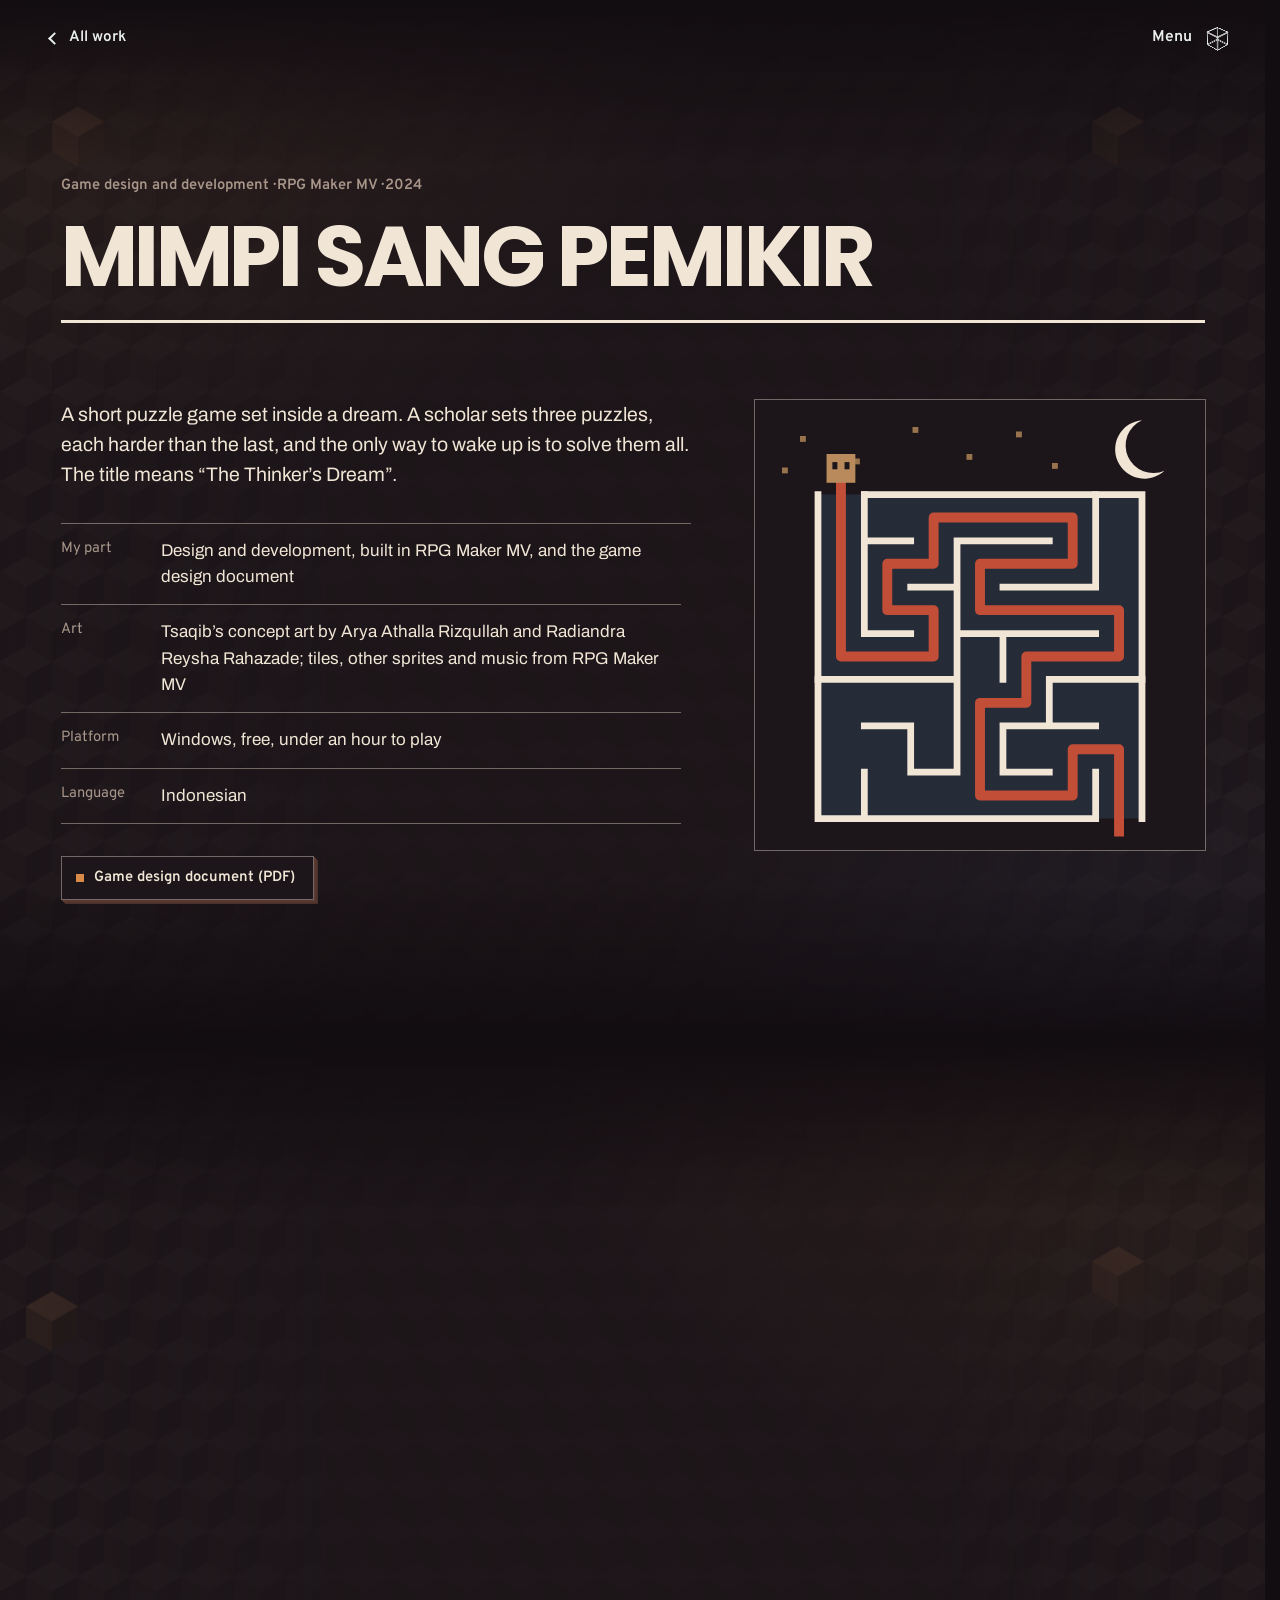
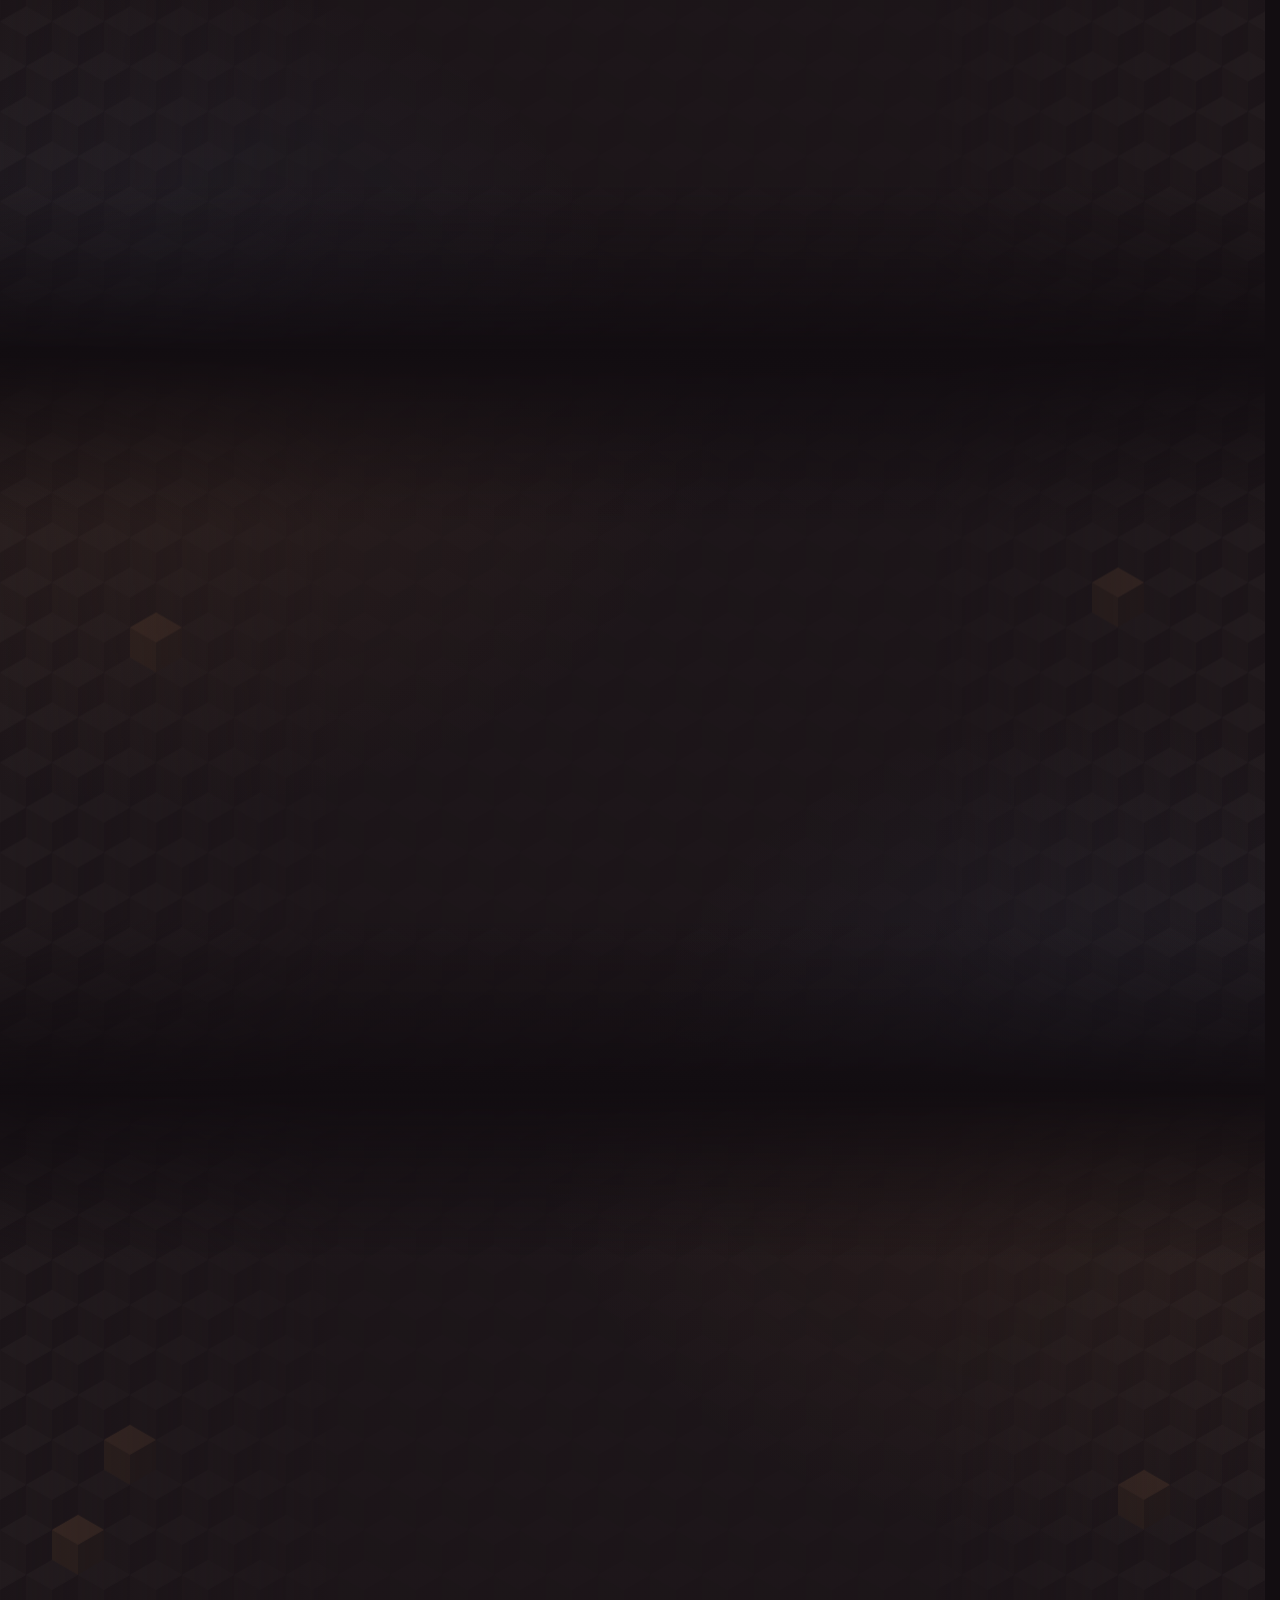
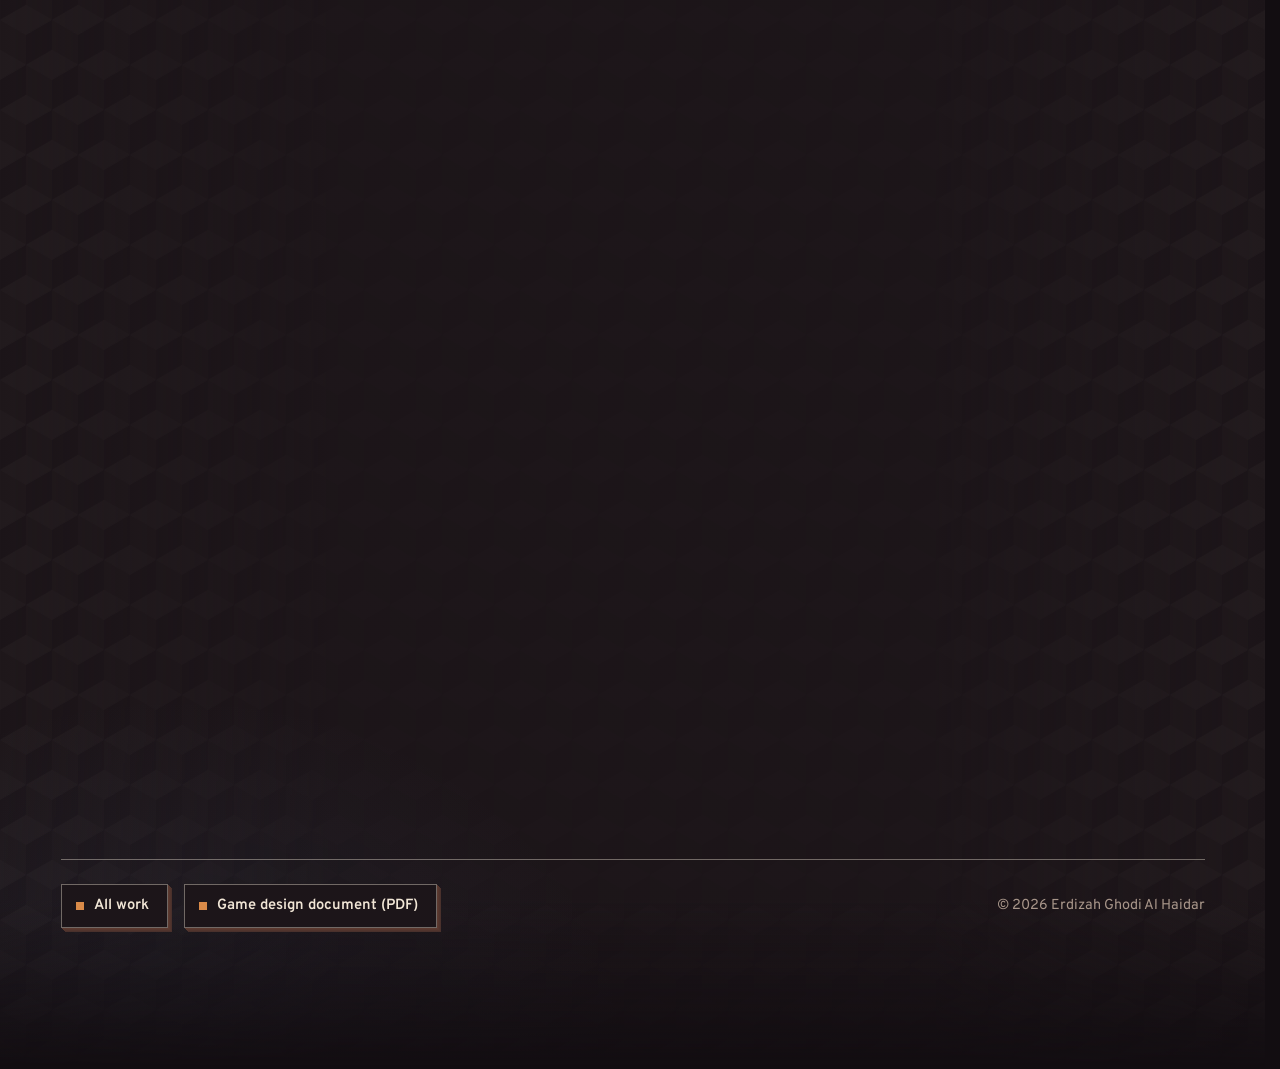
<file: project/mimpi-sang-pemikir/index.html>
<!DOCTYPE html>
<html lang="en">
<head>
<meta charset="utf-8">
<meta name="viewport" content="width=device-width, initial-scale=1">
<title>Mimpi Sang Pemikir · Erdizah Ghodi Al Haidar</title>
<meta name="description" content="Mimpi Sang Pemikir, a short puzzle game made in RPG Maker MV: a dreamer has to solve a maze, a truth-and-lies riddle and an Einstein-style logic puzzle to wake up.">
<link rel="canonical" href="https://erdizah.my.id/project/mimpi-sang-pemikir/">
<meta name="theme-color" content="#120D11">
<script>document.documentElement.classList.add('js');</script>
<link rel="preconnect" href="https://fonts.googleapis.com">
<link rel="preconnect" href="https://fonts.gstatic.com" crossorigin>
<link href="https://fonts.googleapis.com/css2?family=Poppins:wght@600;700&amp;family=Overpass:wght@400..700&amp;family=Archivo:wght@400..700&amp;display=swap" rel="stylesheet">
<link rel="stylesheet" href="../../css/base.css">
<link rel="stylesheet" href="../../css/chrome.css">
<link rel="stylesheet" href="../../css/sections.css">
<link rel="stylesheet" href="../../css/work.css">
<link rel="stylesheet" href="../../css/project.css">
</head>
<body>
<a class="skip" href="#overview">Skip to content</a>
<div class="cursor" aria-hidden="true"><div class="cursor-scale"><div class="cursor-dir"><div class="cursor-cube"><i></i><i></i><i></i><i></i><i></i><i></i></div></div></div></div>

<header class="site-head has-back">
  <a class="back" href="../../#work"><span class="back-mark" aria-hidden="true"></span>All work</a>
  <div class="head-right">
  <button class="menu-btn" type="button" aria-expanded="false" aria-controls="menu">
    <span class="menu-label">Menu</span>
    <span class="menu-icon" aria-hidden="true"><span class="menu-cube"><i></i><i></i><i></i><i></i><i></i><i></i></span><span class="menu-x"></span></span>
  </button>
  </div>
</header>

<div class="menu" id="menu">
  <div class="menu-inner">
    <nav aria-label="Sections">
      <ul class="menu-list">
        <li><a href="../../#about"><span class="menu-word">About</span></a></li>
        <li><a href="../../#experience"><span class="menu-word">Experience</span></a></li>
        <li><a href="../../#work"><span class="menu-word">Work</span></a></li>
        <li><a href="../../#skills"><span class="menu-word">Skills</span></a></li>
        <li><a href="../../#contact"><span class="menu-word">Contact</span></a></li>
      </ul>
    </nav>
    <p class="menu-foot">Erdizah Ghodi Al Haidar, Computer Science, Universitas Gadjah Mada</p>
  </div>
</div>

<main>
  <section class="section pj-hero" aria-labelledby="pj-title">
    <div class="wrap">
      <p class="pj-kicker">Game design and development &middot; RPG Maker MV &middot; 2024</p>
      <header class="sec-head">
        <h1 id="pj-title">Mimpi Sang Pemikir</h1>
      </header>
      <div class="pj-hero-grid">
        <div data-reveal>
          <p class="pj-lede">A short puzzle game set inside a dream. A scholar sets three puzzles, each harder than the last, and the only way to wake up is to solve them all. The title means &ldquo;The Thinker&rsquo;s Dream&rdquo;.</p>
          <dl class="facts">
            <dt>My part</dt><dd>Design and development, built in RPG Maker MV, and the game design document</dd>
            <dt>Art</dt><dd>Tsaqib&rsquo;s concept art by Arya Athalla Rizqullah and Radiandra Reysha Rahazade; tiles, other sprites and music from RPG Maker MV</dd>
            <dt>Platform</dt><dd>Windows, free, under an hour to play</dd>
            <dt>Language</dt><dd>Indonesian</dd>
          </dl>
          <ul class="social" aria-label="Project links">
            <li><a class="soc" href="gdd-mimpi-sang-pemikir.pdf">Game design document (PDF)</a></li>
          </ul>
        </div>
        <div class="pj-cover" data-reveal>
          <div class="cover" aria-hidden="true"><div class="stack"><!--cover:dream--><svg class="layer" style="--i:0" viewBox="0 0 100 100" preserveAspectRatio="xMidYMid slice" xmlns="http://www.w3.org/2000/svg"><rect width="100" height="100" style="fill:var(--ink)"/><g style="fill:var(--soft)" opacity=".8"><rect x="10" y="8" width="1.3" height="1.3"/><rect x="22" y="13" width="1.3" height="1.3"/><rect x="35" y="6" width="1.3" height="1.3"/><rect x="47" y="12" width="1.3" height="1.3"/><rect x="58" y="7" width="1.3" height="1.3"/><rect x="66" y="14" width="1.3" height="1.3"/><rect x="6" y="15" width="1.3" height="1.3"/></g><path d="M86 4.5a6.5 6.5 0 1 0 5 11.2 5.2 5.2 0 1 1-5-11.2Z" style="fill:var(--paper)"/><rect x="14.0" y="21.0" width="72" height="72" style="fill:var(--mid)" opacity=".35"/></svg><svg class="layer" style="--i:1" viewBox="0 0 100 100" preserveAspectRatio="xMidYMid slice" xmlns="http://www.w3.org/2000/svg"><path d="M75.7 31.3V41.6M24.3 72.4H34.6M24.3 31.3V41.6M65.4 41.6H75.7M44.9 31.3H55.1M24.3 41.6V51.9M65.4 51.9H75.7M44.9 51.9H55.1M24.3 82.7V93.0M24.3 31.3H34.6M65.4 72.4H75.7M55.1 51.9V62.1M75.7 62.1H86.0M24.3 51.9H34.6M55.1 72.4V82.7M44.9 31.3V41.6M34.6 41.6H44.9M55.1 82.7H65.4M44.9 51.9V62.1M34.6 62.1H44.9M75.7 21.0V31.3M44.9 72.4V82.7M24.3 21.0V31.3M34.6 82.7H44.9M55.1 41.6H65.4M24.3 62.1H34.6M34.6 72.4V82.7M55.1 51.9H65.4M44.9 41.6V51.9M44.9 62.1V72.4M65.4 62.1H75.7M14.0 62.1H24.3M65.4 62.1V72.4M55.1 31.3H65.4M55.1 72.4H65.4M75.7 82.7V93.0" fill="none" style="stroke:var(--paper)" stroke-width="1.5" stroke-linecap="square"/><path d="M24.3 21.0H86.0V93.0M75.7 93.0H14.0V21.0" fill="none" style="stroke:var(--paper)" stroke-width="1.5" stroke-linecap="square"/></svg><svg class="layer" style="--i:2" viewBox="0 0 100 100" preserveAspectRatio="xMidYMid slice" xmlns="http://www.w3.org/2000/svg"><polyline points="19.1,17.0 19.1,26.1 19.1,36.4 19.1,46.7 19.1,57.0 29.4,57.0 39.7,57.0 39.7,46.7 29.4,46.7 29.4,36.4 39.7,36.4 39.7,26.1 50.0,26.1 60.3,26.1 70.6,26.1 70.6,36.4 60.3,36.4 50.0,36.4 50.0,46.7 60.3,46.7 70.6,46.7 80.9,46.7 80.9,57.0 70.6,57.0 60.3,57.0 60.3,67.3 50.0,67.3 50.0,77.6 50.0,87.9 60.3,87.9 70.6,87.9 70.6,77.6 80.9,77.6 80.9,87.9 80.9,97.0" fill="none" style="stroke:var(--acc-l)" stroke-width="2.2" stroke-linejoin="round"/><rect x="15.9" y="12.0" width="6.4" height="6.4" style="fill:var(--soft)"/><rect x="17.2" y="13.8" width="1.1" height="1.6" style="fill:var(--ink)"/><rect x="19.9" y="13.8" width="1.1" height="1.6" style="fill:var(--ink)"/></svg><!--/cover:dream--></div></div>
        </div>
      </div>
    </div>
  </section>

  <section class="section" id="overview" aria-labelledby="overview-title">
    <div class="wrap">
      <header class="sec-head">
        <h2 id="overview-title">Overview</h2>
      </header>
      <ul class="pj-stats">
        <li class="pj-stat" data-reveal><strong>3</strong><span>puzzles, each one unlocking the next</span></li>
        <li class="pj-stat" data-reveal><strong>5</strong><span>rounds of truth and lies; one wrong answer and it starts over</span></li>
        <li class="pj-stat" data-reveal><strong>&lt; 1 h</strong><span>from the first room to an ending</span></li>
      </ul>
      <div class="pj-copy" data-reveal>
        <div>
          <p>Tsaqib is a high-school student who loves puzzles and finds most maths problems easy. He is being treated in hospital for schizophrenia, and even there he never stops thinking. One night he falls asleep and wakes in a world that does not look real.</p>
          <p>In a house he wanders into, a scholar lets him attempt three puzzles. Solve them all and he wakes up, though not where he fell asleep; give up and he wakes in his usual room. The story is told through hints, so each player can piece together their own version.</p>
        </div>
        <p class="pj-aside">Moves with WASD or the arrow keys, interacts by clicking, and has no way to lose except the second puzzle&rsquo;s reset.</p>
      </div>
    </div>
  </section>

  <section class="section" id="puzzles" aria-labelledby="puzzles-title">
    <div class="wrap">
      <header class="sec-head">
        <h2 id="puzzles-title">Puzzles</h2>
      </header>
      <ol class="pj-steps">
        <li class="pj-step" data-reveal><h3>The maze</h3><p>Clue sheets are scattered through a maze. Read together, they give the code that opens the way out.</p></li>
        <li class="pj-step" data-reveal><h3>Two guards</h3><p>Two guards in front of two doors, each saying who of them is honest and which door they would take. Five rounds in a row, and a wrong door sends you back to the first.</p></li>
        <li class="pj-step" data-reveal><h3>Einstein&rsquo;s riddle</h3><p>Five friends, five foods, five shirt colours and five home towns: fill in the five boards so that every clue holds.</p></li>
      </ol>
    </div>
  </section>

  <section class="section" id="screens" aria-labelledby="screens-title">
    <div class="wrap">
      <header class="sec-head">
        <h2 id="screens-title">In the game</h2>
      </header>
      <div class="pj-shots">
        <figure data-reveal><img src="img/dream-world.webp" alt="Pixel-art harbour with a wooden pier and a sailing ship, Tsaqib standing on the pier" width="900" height="688" loading="lazy"><figcaption>The dream world</figcaption></figure>
        <figure data-reveal><img src="img/scholar.webp" alt="A wooden hall with red curtains where Tsaqib stands before the white-haired scholar" width="859" height="657" loading="lazy"><figcaption>The scholar who sets the puzzles</figcaption></figure>
        <figure data-reveal><img src="img/maze.webp" alt="Top-down map of a large maze of wooden walls" width="871" height="900" loading="lazy"><figcaption>The first puzzle&rsquo;s maze, from above</figcaption></figure>
        <figure data-reveal><img src="img/puzzle-room.webp" alt="A wooden room with five white boards on the back wall and an open book on the floor" width="865" height="661" loading="lazy"><figcaption>A puzzle room</figcaption></figure>
      </div>

      <footer class="pj-foot">
        <ul class="social" aria-label="More">
          <li><a class="soc" href="../../#work">All work</a></li>
          <li><a class="soc" href="gdd-mimpi-sang-pemikir.pdf">Game design document (PDF)</a></li>
        </ul>
        <p>&copy; 2026 Erdizah Ghodi Al Haidar</p>
      </footer>
    </div>
  </section>
</main>

<script src="../../js/util.js"></script>
<script src="../../js/selection.js"></script>
<script src="../../js/menu.js"></script>
<script src="../../js/background.js"></script>
<script src="../../js/reveal.js"></script>
<script src="../../js/cursor.js"></script>
</body>
</html>
</file>
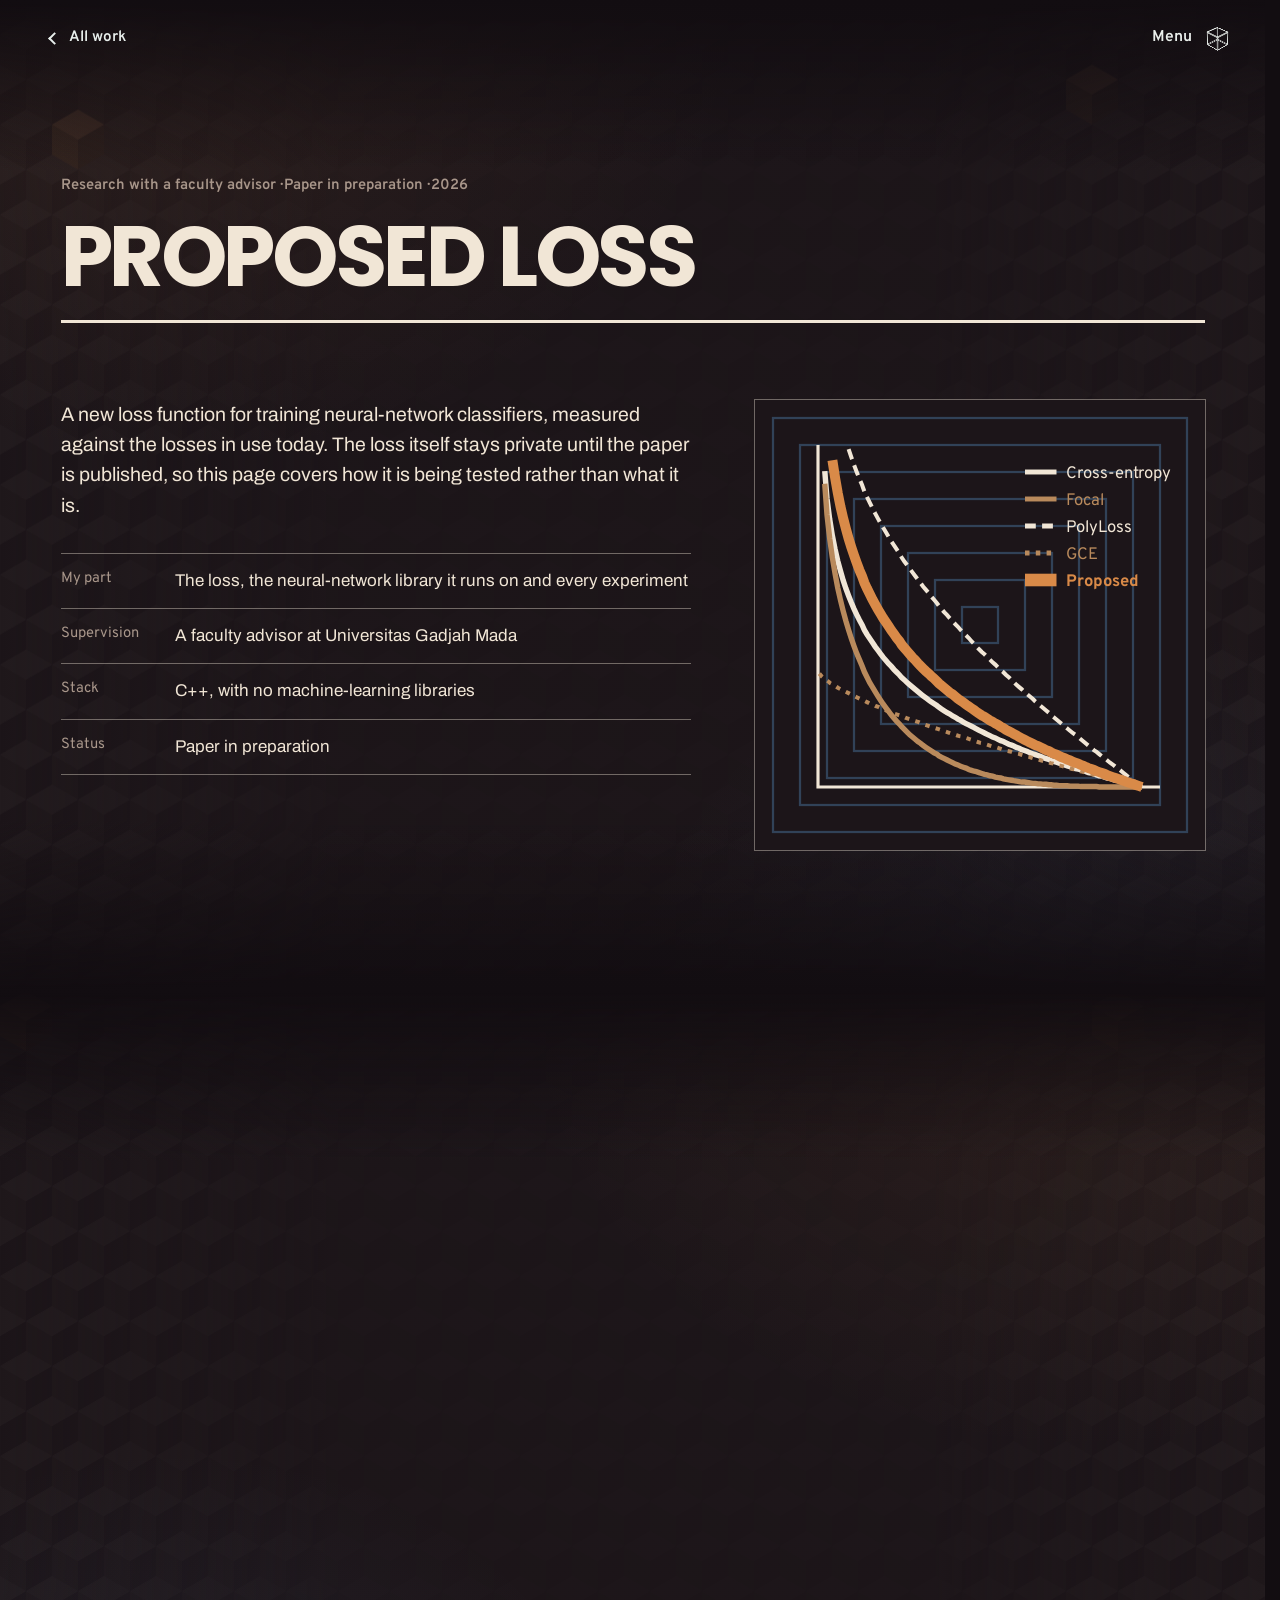
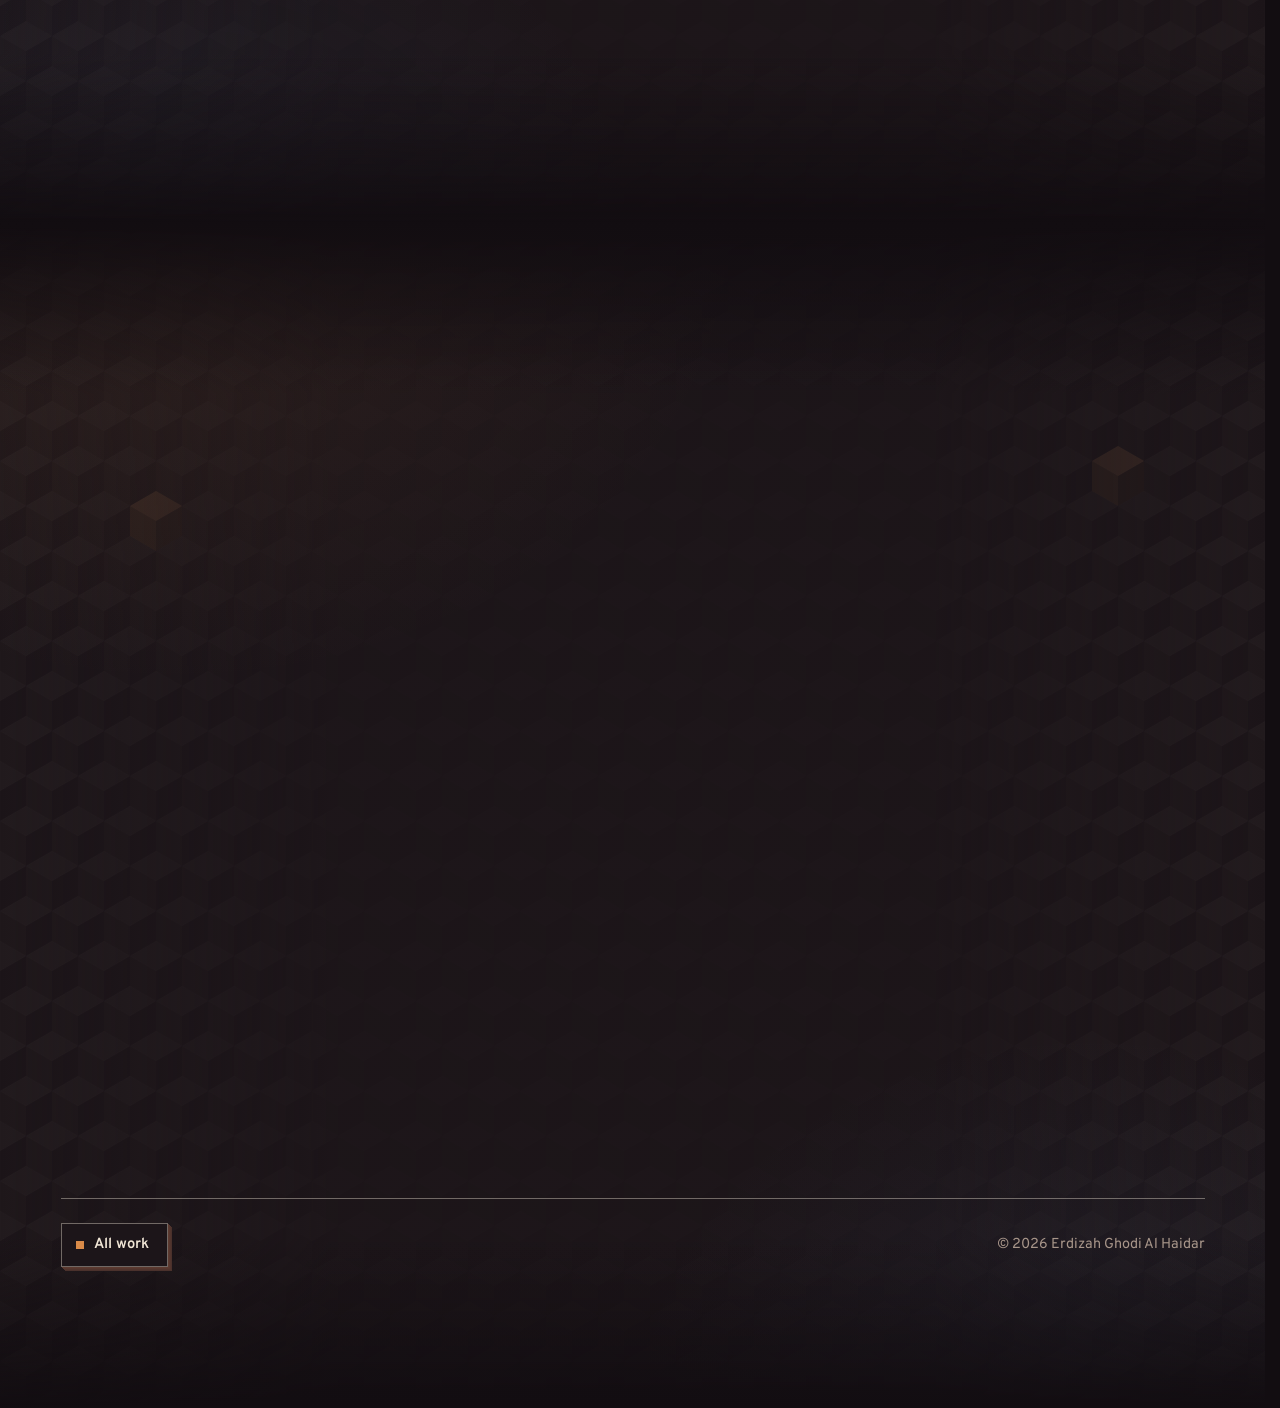
<file: project/proposed-loss/index.html>
<!DOCTYPE html>
<html lang="en">
<head>
<meta charset="utf-8">
<meta name="viewport" content="width=device-width, initial-scale=1">
<title>Proposed loss · Erdizah Ghodi Al Haidar</title>
<meta name="description" content="A new loss function for neural-network classifiers, tested against cross-entropy, Focal, PolyLoss and GCE on tabular data with a C++ network written from scratch.">
<link rel="canonical" href="https://erdizah.my.id/project/proposed-loss/">
<meta name="theme-color" content="#120D11">
<script>document.documentElement.classList.add('js');</script>
<link rel="preconnect" href="https://fonts.googleapis.com">
<link rel="preconnect" href="https://fonts.gstatic.com" crossorigin>
<link href="https://fonts.googleapis.com/css2?family=Poppins:wght@600;700&amp;family=Overpass:wght@400..700&amp;family=Archivo:wght@400..700&amp;display=swap" rel="stylesheet">
<link rel="stylesheet" href="../../css/base.css">
<link rel="stylesheet" href="../../css/chrome.css">
<link rel="stylesheet" href="../../css/sections.css">
<link rel="stylesheet" href="../../css/work.css">
<link rel="stylesheet" href="../../css/project.css">
</head>
<body>
<a class="skip" href="#overview">Skip to content</a>
<div class="cursor" aria-hidden="true"><div class="cursor-scale"><div class="cursor-dir"><div class="cursor-cube"><i></i><i></i><i></i><i></i><i></i><i></i></div></div></div></div>

<header class="site-head has-back">
  <a class="back" href="../../#work"><span class="back-mark" aria-hidden="true"></span>All work</a>
  <div class="head-right">
  <button class="menu-btn" type="button" aria-expanded="false" aria-controls="menu">
    <span class="menu-label">Menu</span>
    <span class="menu-icon" aria-hidden="true"><span class="menu-cube"><i></i><i></i><i></i><i></i><i></i><i></i></span><span class="menu-x"></span></span>
  </button>
  </div>
</header>

<div class="menu" id="menu">
  <div class="menu-inner">
    <nav aria-label="Sections">
      <ul class="menu-list">
        <li><a href="../../#about"><span class="menu-word">About</span></a></li>
        <li><a href="../../#experience"><span class="menu-word">Experience</span></a></li>
        <li><a href="../../#work"><span class="menu-word">Work</span></a></li>
        <li><a href="../../#skills"><span class="menu-word">Skills</span></a></li>
        <li><a href="../../#contact"><span class="menu-word">Contact</span></a></li>
      </ul>
    </nav>
    <p class="menu-foot">Erdizah Ghodi Al Haidar, Computer Science, Universitas Gadjah Mada</p>
  </div>
</div>

<main>
  <section class="section pj-hero" aria-labelledby="pj-title">
    <div class="wrap">
      <p class="pj-kicker">Research with a faculty advisor &middot; Paper in preparation &middot; 2026</p>
      <header class="sec-head">
        <h1 id="pj-title">Proposed loss</h1>
      </header>
      <div class="pj-hero-grid">
        <div data-reveal>
          <p class="pj-lede">A new loss function for training neural-network classifiers, measured against the losses in use today. The loss itself stays private until the paper is published, so this page covers how it is being tested rather than what it is.</p>
          <dl class="facts">
            <dt>My part</dt><dd>The loss, the neural-network library it runs on and every experiment</dd>
            <dt>Supervision</dt><dd>A faculty advisor at Universitas Gadjah Mada</dd>
            <dt>Stack</dt><dd>C++, with no machine-learning libraries</dd>
            <dt>Status</dt><dd>Paper in preparation</dd>
          </dl>
        </div>
        <div class="pj-cover" data-reveal>
          <div class="cover" aria-hidden="true"><div class="stack"><!--cover:proposed--><svg class="layer" style="--i:0" viewBox="0 0 100 100" preserveAspectRatio="xMidYMid slice" xmlns="http://www.w3.org/2000/svg"><rect width="100" height="100" style="fill:var(--ink)"/><g fill="none" style="stroke:var(--mid)" stroke-width="0.5" opacity=".7"><rect x="4" y="4" width="92" height="92"/><rect x="10" y="10" width="80" height="80"/><rect x="16" y="16" width="68" height="68"/><rect x="22" y="22" width="56" height="56"/><rect x="28" y="28" width="44" height="44"/><rect x="34" y="34" width="32" height="32"/><rect x="40" y="40" width="20" height="20"/><rect x="46" y="46" width="8" height="8"/></g><path d="M14 10V86H90" fill="none" style="stroke:var(--paper)" stroke-width="0.7"/></svg><svg class="layer" style="--i:1" viewBox="0 0 100 100" preserveAspectRatio="xMidYMid slice" xmlns="http://www.w3.org/2000/svg"><polyline points="15.5,15.8 16.0,21.9 16.6,26.5 17.2,30.2 17.8,33.2 18.4,35.8 19.0,38.0 19.6,40.1 20.2,41.9 20.8,43.5 21.4,45.0 22.0,46.4 22.6,47.7 23.2,48.9 23.8,50.0 24.3,51.1 24.9,52.1 25.5,53.0 26.1,53.9 26.7,54.8 27.3,55.6 27.9,56.4 28.5,57.2 29.1,57.9 29.7,58.6 30.3,59.2 30.9,59.9 31.5,60.5 32.1,61.1 32.6,61.7 33.2,62.2 33.8,62.8 34.4,63.3 35.0,63.8 35.6,64.3 36.2,64.8 36.8,65.3 37.4,65.8 38.0,66.2 38.6,66.7 39.2,67.1 39.8,67.5 40.4,67.9 40.9,68.3 41.5,68.7 42.1,69.1 42.7,69.5 43.3,69.8 43.9,70.2 44.5,70.5 45.1,70.9 45.7,71.2 46.3,71.6 46.9,71.9 47.5,72.2 48.1,72.5 48.7,72.8 49.2,73.1 49.8,73.4 50.4,73.7 51.0,74.0 51.6,74.3 52.2,74.6 52.8,74.9 53.4,75.1 54.0,75.4 54.6,75.7 55.2,75.9 55.8,76.2 56.4,76.5 57.0,76.7 57.5,76.9 58.1,77.2 58.7,77.4 59.3,77.7 59.9,77.9 60.5,78.1 61.1,78.4 61.7,78.6 62.3,78.8 62.9,79.0 63.5,79.2 64.1,79.5 64.7,79.7 65.3,79.9 65.8,80.1 66.4,80.3 67.0,80.5 67.6,80.7 68.2,80.9 68.8,81.1 69.4,81.3 70.0,81.5 70.6,81.7 71.2,81.9 71.8,82.0 72.4,82.2 73.0,82.4 73.6,82.6 74.1,82.8 74.7,82.9 75.3,83.1 75.9,83.3 76.5,83.5 77.1,83.6 77.7,83.8 78.3,84.0 78.9,84.1 79.5,84.3 80.1,84.5 80.7,84.6 81.3,84.8 81.9,84.9 82.4,85.1 83.0,85.2 83.6,85.4 84.2,85.5 84.8,85.7 85.4,85.9 86.0,86.0" fill="none" style="stroke:var(--paper)" stroke-width="1.2"/><polyline points="15.5,18.6 16.0,25.5 16.6,30.8 17.2,35.1 17.8,38.6 18.4,41.8 19.0,44.5 19.6,46.9 20.2,49.1 20.8,51.1 21.4,53.0 22.0,54.7 22.6,56.3 23.2,57.7 23.8,59.1 24.3,60.4 24.9,61.6 25.5,62.8 26.1,63.8 26.7,64.8 27.3,65.8 27.9,66.7 28.5,67.6 29.1,68.4 29.7,69.2 30.3,70.0 30.9,70.7 31.5,71.4 32.1,72.0 32.6,72.6 33.2,73.2 33.8,73.8 34.4,74.4 35.0,74.9 35.6,75.4 36.2,75.9 36.8,76.3 37.4,76.8 38.0,77.2 38.6,77.6 39.2,78.0 39.8,78.4 40.4,78.7 40.9,79.1 41.5,79.4 42.1,79.7 42.7,80.0 43.3,80.3 43.9,80.6 44.5,80.9 45.1,81.1 45.7,81.4 46.3,81.6 46.9,81.8 47.5,82.1 48.1,82.3 48.7,82.5 49.2,82.6 49.8,82.8 50.4,83.0 51.0,83.2 51.6,83.3 52.2,83.5 52.8,83.6 53.4,83.8 54.0,83.9 54.6,84.0 55.2,84.2 55.8,84.3 56.4,84.4 57.0,84.5 57.5,84.6 58.1,84.7 58.7,84.8 59.3,84.9 59.9,84.9 60.5,85.0 61.1,85.1 61.7,85.2 62.3,85.2 62.9,85.3 63.5,85.3 64.1,85.4 64.7,85.4 65.3,85.5 65.8,85.5 66.4,85.6 67.0,85.6 67.6,85.7 68.2,85.7 68.8,85.7 69.4,85.7 70.0,85.8 70.6,85.8 71.2,85.8 71.8,85.8 72.4,85.9 73.0,85.9 73.6,85.9 74.1,85.9 74.7,85.9 75.3,85.9 75.9,85.9 76.5,86.0 77.1,86.0 77.7,86.0 78.3,86.0 78.9,86.0 79.5,86.0 80.1,86.0 80.7,86.0 81.3,86.0 81.9,86.0 82.4,86.0 83.0,86.0 83.6,86.0 84.2,86.0 84.8,86.0 85.4,86.0 86.0,86.0" fill="none" style="stroke:var(--soft)" stroke-width="1.2"/><polyline points="20.8,10.9 21.4,12.7 22.0,14.4 22.6,16.0 23.2,17.5 23.8,18.9 24.3,20.3 24.9,21.6 25.5,22.8 26.1,24.0 26.7,25.2 27.3,26.3 27.9,27.4 28.5,28.4 29.1,29.4 29.7,30.4 30.3,31.4 30.9,32.3 31.5,33.2 32.1,34.1 32.6,35.0 33.2,35.9 33.8,36.7 34.4,37.5 35.0,38.3 35.6,39.1 36.2,39.9 36.8,40.7 37.4,41.5 38.0,42.2 38.6,42.9 39.2,43.7 39.8,44.4 40.4,45.1 40.9,45.8 41.5,46.5 42.1,47.2 42.7,47.8 43.3,48.5 43.9,49.1 44.5,49.8 45.1,50.4 45.7,51.1 46.3,51.7 46.9,52.3 47.5,52.9 48.1,53.6 48.7,54.2 49.2,54.8 49.8,55.4 50.4,56.0 51.0,56.5 51.6,57.1 52.2,57.7 52.8,58.3 53.4,58.8 54.0,59.4 54.6,60.0 55.2,60.5 55.8,61.1 56.4,61.6 57.0,62.2 57.5,62.7 58.1,63.3 58.7,63.8 59.3,64.3 59.9,64.9 60.5,65.4 61.1,65.9 61.7,66.4 62.3,67.0 62.9,67.5 63.5,68.0 64.1,68.5 64.7,69.0 65.3,69.5 65.8,70.0 66.4,70.5 67.0,71.0 67.6,71.5 68.2,72.0 68.8,72.5 69.4,73.0 70.0,73.5 70.6,74.0 71.2,74.4 71.8,74.9 72.4,75.4 73.0,75.9 73.6,76.4 74.1,76.8 74.7,77.3 75.3,77.8 75.9,78.2 76.5,78.7 77.1,79.2 77.7,79.6 78.3,80.1 78.9,80.6 79.5,81.0 80.1,81.5 80.7,81.9 81.3,82.4 81.9,82.9 82.4,83.3 83.0,83.8 83.6,84.2 84.2,84.7 84.8,85.1 85.4,85.6 86.0,86.0" fill="none" style="stroke:var(--paper)" stroke-width="0.9" stroke-dasharray="2.4 1.4"/><polyline points="14.3,60.8 14.9,61.5 15.5,62.0 16.1,62.4 16.7,62.9 17.3,63.2 17.9,63.6 18.5,64.0 19.1,64.3 19.7,64.6 20.3,64.9 20.9,65.2 21.5,65.5 22.1,65.8 22.7,66.1 23.3,66.4 23.8,66.7 24.4,66.9 25.0,67.2 25.6,67.5 26.2,67.7 26.8,68.0 27.4,68.2 28.0,68.5 28.6,68.7 29.2,69.0 29.8,69.2 30.4,69.4 31.0,69.7 31.6,69.9 32.2,70.1 32.8,70.3 33.4,70.6 34.0,70.8 34.6,71.0 35.2,71.2 35.8,71.4 36.4,71.6 37.0,71.9 37.6,72.1 38.2,72.3 38.8,72.5 39.4,72.7 40.0,72.9 40.6,73.1 41.2,73.3 41.8,73.5 42.4,73.7 43.0,73.9 43.6,74.1 44.2,74.3 44.8,74.5 45.4,74.7 46.0,74.8 46.6,75.0 47.2,75.2 47.8,75.4 48.4,75.6 48.9,75.8 49.5,76.0 50.1,76.2 50.7,76.3 51.3,76.5 51.9,76.7 52.5,76.9 53.1,77.1 53.7,77.2 54.3,77.4 54.9,77.6 55.5,77.8 56.1,78.0 56.7,78.1 57.3,78.3 57.9,78.5 58.5,78.6 59.1,78.8 59.7,79.0 60.3,79.2 60.9,79.3 61.5,79.5 62.1,79.7 62.7,79.8 63.3,80.0 63.9,80.2 64.5,80.3 65.1,80.5 65.7,80.7 66.3,80.8 66.9,81.0 67.5,81.2 68.1,81.3 68.7,81.5 69.3,81.7 69.9,81.8 70.5,82.0 71.1,82.1 71.7,82.3 72.3,82.5 72.9,82.6 73.5,82.8 74.0,82.9 74.6,83.1 75.2,83.2 75.8,83.4 76.4,83.6 77.0,83.7 77.6,83.9 78.2,84.0 78.8,84.2 79.4,84.3 80.0,84.5 80.6,84.6 81.2,84.8 81.8,84.9 82.4,85.1 83.0,85.2 83.6,85.4 84.2,85.6 84.8,85.7 85.4,85.9 86.0,86.0" fill="none" style="stroke:var(--soft)" stroke-width="0.9" stroke-dasharray="1 1.4"/><path d="M60 16H67" fill="none" style="stroke:var(--paper)" stroke-width="1.1"/><text x="69" y="17.3" font-size="3.7" font-family="Overpass, Archivo, sans-serif" style="fill:var(--paper)">Cross-entropy</text><path d="M60 22H67" fill="none" style="stroke:var(--soft)" stroke-width="1.1"/><text x="69" y="23.3" font-size="3.7" font-family="Overpass, Archivo, sans-serif" style="fill:var(--soft)">Focal</text><path d="M60 28H67" fill="none" style="stroke:var(--paper)" stroke-width="1.1" stroke-dasharray="2.4 1.4"/><text x="69" y="29.3" font-size="3.7" font-family="Overpass, Archivo, sans-serif" style="fill:var(--paper)">PolyLoss</text><path d="M60 34H67" fill="none" style="stroke:var(--soft)" stroke-width="1.1" stroke-dasharray="1 1.4"/><text x="69" y="35.3" font-size="3.7" font-family="Overpass, Archivo, sans-serif" style="fill:var(--soft)">GCE</text></svg><svg class="layer" style="--i:2" viewBox="0 0 100 100" preserveAspectRatio="xMidYMid slice" xmlns="http://www.w3.org/2000/svg"><polyline points="17.2,13.4 17.8,17.3 18.4,20.7 19.0,23.7 19.6,26.3 20.2,28.6 20.8,30.8 21.4,32.7 22.0,34.5 22.6,36.2 23.2,37.8 23.8,39.2 24.3,40.6 24.9,41.9 25.5,43.1 26.1,44.3 26.7,45.4 27.3,46.5 27.9,47.5 28.5,48.5 29.1,49.4 29.7,50.3 30.3,51.2 30.9,52.0 31.5,52.9 32.1,53.6 32.6,54.4 33.2,55.1 33.8,55.8 34.4,56.5 35.0,57.2 35.6,57.8 36.2,58.5 36.8,59.1 37.4,59.7 38.0,60.3 38.6,60.8 39.2,61.4 39.8,61.9 40.4,62.5 40.9,63.0 41.5,63.5 42.1,64.0 42.7,64.5 43.3,65.0 43.9,65.4 44.5,65.9 45.1,66.4 45.7,66.8 46.3,67.2 46.9,67.7 47.5,68.1 48.1,68.5 48.7,68.9 49.2,69.3 49.8,69.7 50.4,70.1 51.0,70.4 51.6,70.8 52.2,71.2 52.8,71.5 53.4,71.9 54.0,72.2 54.6,72.6 55.2,72.9 55.8,73.3 56.4,73.6 57.0,73.9 57.5,74.2 58.1,74.5 58.7,74.9 59.3,75.2 59.9,75.5 60.5,75.8 61.1,76.1 61.7,76.4 62.3,76.7 62.9,76.9 63.5,77.2 64.1,77.5 64.7,77.8 65.3,78.0 65.8,78.3 66.4,78.6 67.0,78.8 67.6,79.1 68.2,79.4 68.8,79.6 69.4,79.9 70.0,80.1 70.6,80.4 71.2,80.6 71.8,80.8 72.4,81.1 73.0,81.3 73.6,81.6 74.1,81.8 74.7,82.0 75.3,82.2 75.9,82.5 76.5,82.7 77.1,82.9 77.7,83.1 78.3,83.4 78.9,83.6 79.5,83.8 80.1,84.0 80.7,84.2 81.3,84.4 81.9,84.6 82.4,84.8 83.0,85.0 83.6,85.2 84.2,85.4 84.8,85.6 85.4,85.8 86.0,86.0" fill="none" style="stroke:var(--acc-d)" stroke-width="2.2"/><rect x="60" y="38.6" width="7" height="2.8" style="fill:var(--acc-fill)"/><text x="69" y="41.3" font-size="3.7" font-family="Overpass, Archivo, sans-serif" font-weight="700" style="fill:var(--acc-d)">Proposed</text></svg><!--/cover:proposed--></div></div>
        </div>
      </div>
    </div>
  </section>

  <section class="section" id="overview" aria-labelledby="overview-title">
    <div class="wrap">
      <header class="sec-head">
        <h2 id="overview-title">Overview</h2>
      </header>
      <ul class="pj-stats">
        <li class="pj-stat" data-reveal><strong>4</strong><span>established losses it is measured against</span></li>
        <li class="pj-stat" data-reveal><strong>0</strong><span>machine-learning libraries: the network, the training loop and every loss are plain C++</span></li>
        <li class="pj-stat" data-reveal><strong>60/20/20</strong><span>train, validation and test split, repeated over several seeds</span></li>
      </ul>
      <div class="pj-copy" data-reveal>
        <div>
          <p>Cross-entropy is the default loss for classification, and most alternatives are judged on images or text. This work asks whether a different loss trains better classifiers on ordinary tabular data, the kind most real systems still run on.</p>
          <p>Every comparison runs on the same small network, written from scratch, so that a difference in the result can only come from the loss.</p>
        </div>
        <p class="pj-aside">Results are held back until the paper is out.</p>
      </div>
    </div>
  </section>

  <section class="section" id="method" aria-labelledby="method-title">
    <div class="wrap">
      <header class="sec-head">
        <h2 id="method-title">Method</h2>
      </header>
      <ol class="pj-steps">
        <li class="pj-step" data-reveal><h3>A library from scratch</h3><p>Dense layers, sigmoid hidden units, a softmax output and gradient-descent training, written in C++ so every operation is visible and identical for each loss.</p></li>
        <li class="pj-step" data-reveal><h3>Strong baselines</h3><p>Cross-entropy, Focal (&gamma; = 2), PolyLoss (&epsilon; = 2) and GCE (q = 0.7), each at a fixed, standard setting.</p></li>
        <li class="pj-step" data-reveal><h3>Tabular benchmarks</h3><p>Public datasets that differ in size, number of classes, imbalance and noise.</p></li>
        <li class="pj-step" data-reveal><h3>A fair comparison</h3><p>The same network, budget and splits for every loss; the proposed loss&rsquo;s settings are chosen on the validation split only, and results are averaged over seeds and checked with statistical tests.</p></li>
      </ol>

      <footer class="pj-foot">
        <ul class="social" aria-label="More">
          <li><a class="soc" href="../../#work">All work</a></li>
        </ul>
        <p>&copy; 2026 Erdizah Ghodi Al Haidar</p>
      </footer>
    </div>
  </section>
</main>

<script src="../../js/util.js"></script>
<script src="../../js/selection.js"></script>
<script src="../../js/menu.js"></script>
<script src="../../js/background.js"></script>
<script src="../../js/reveal.js"></script>
<script src="../../js/cursor.js"></script>
</body>
</html>
</file>
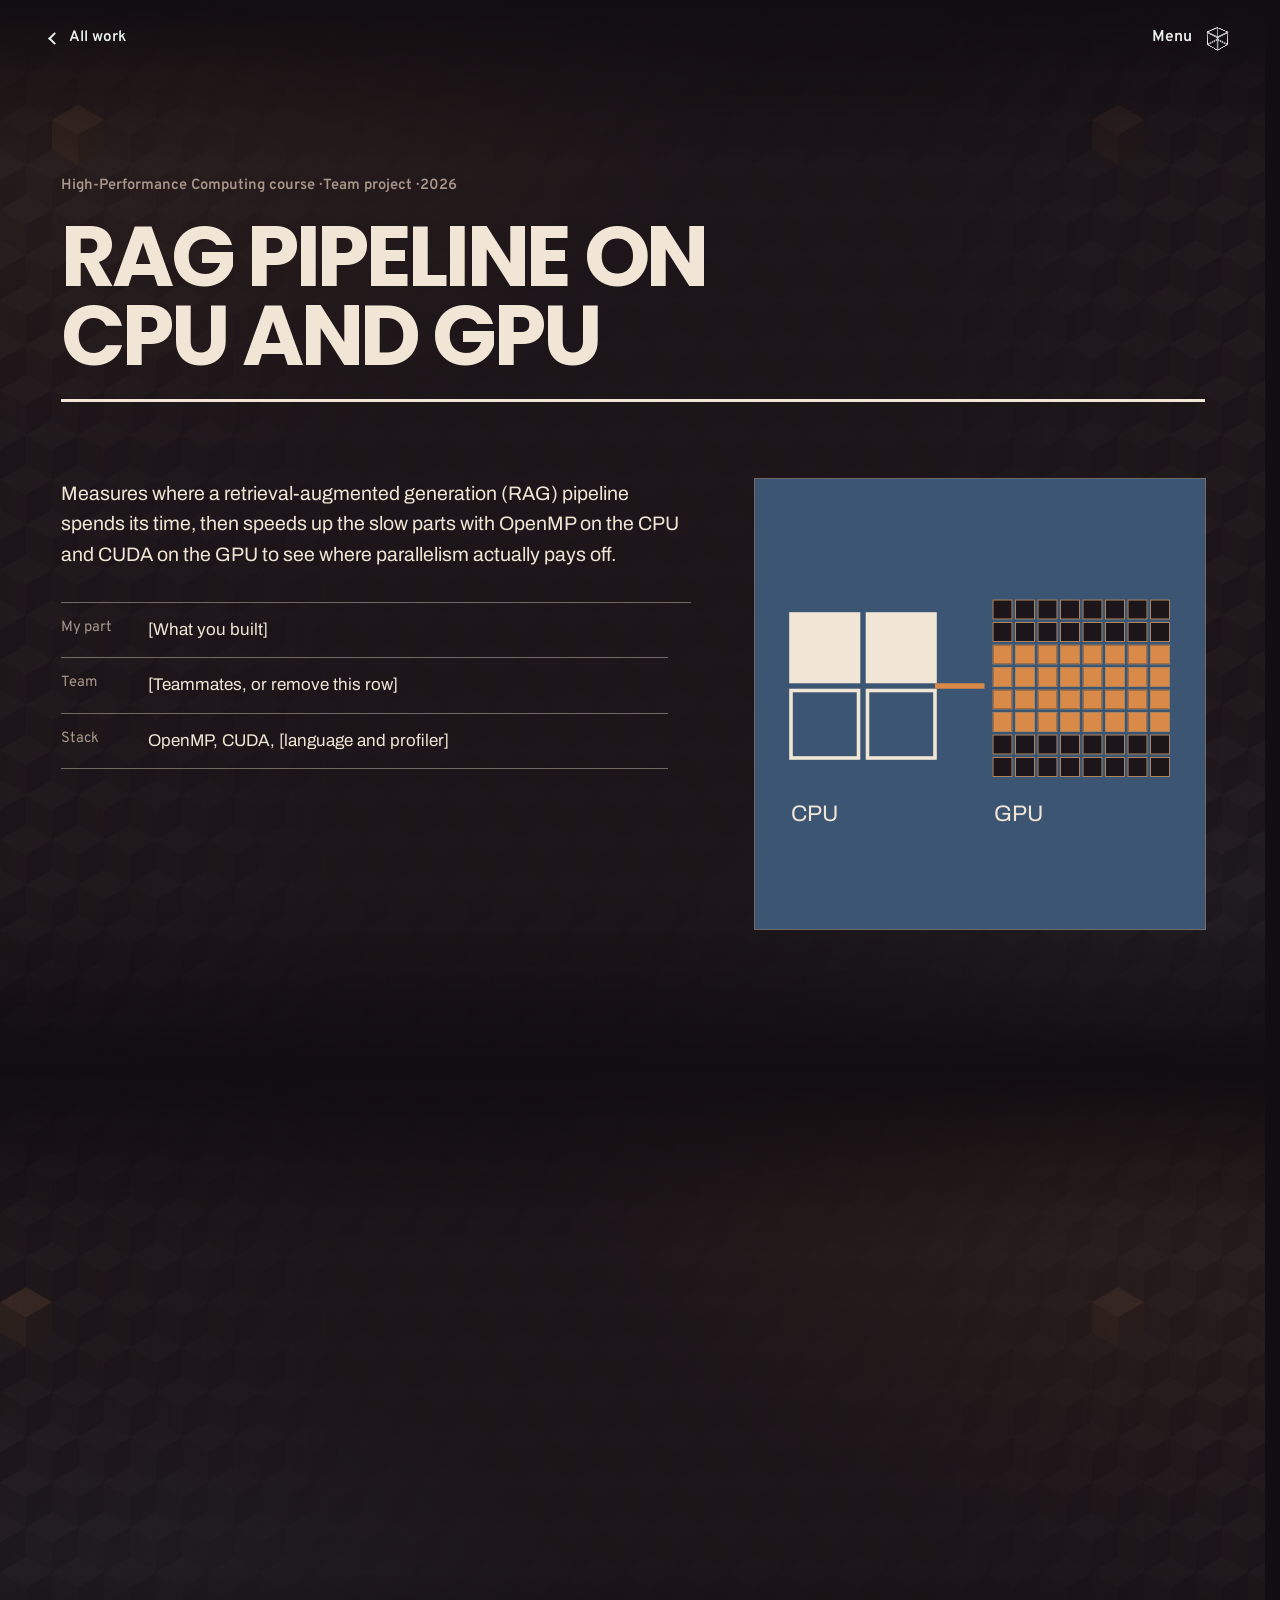
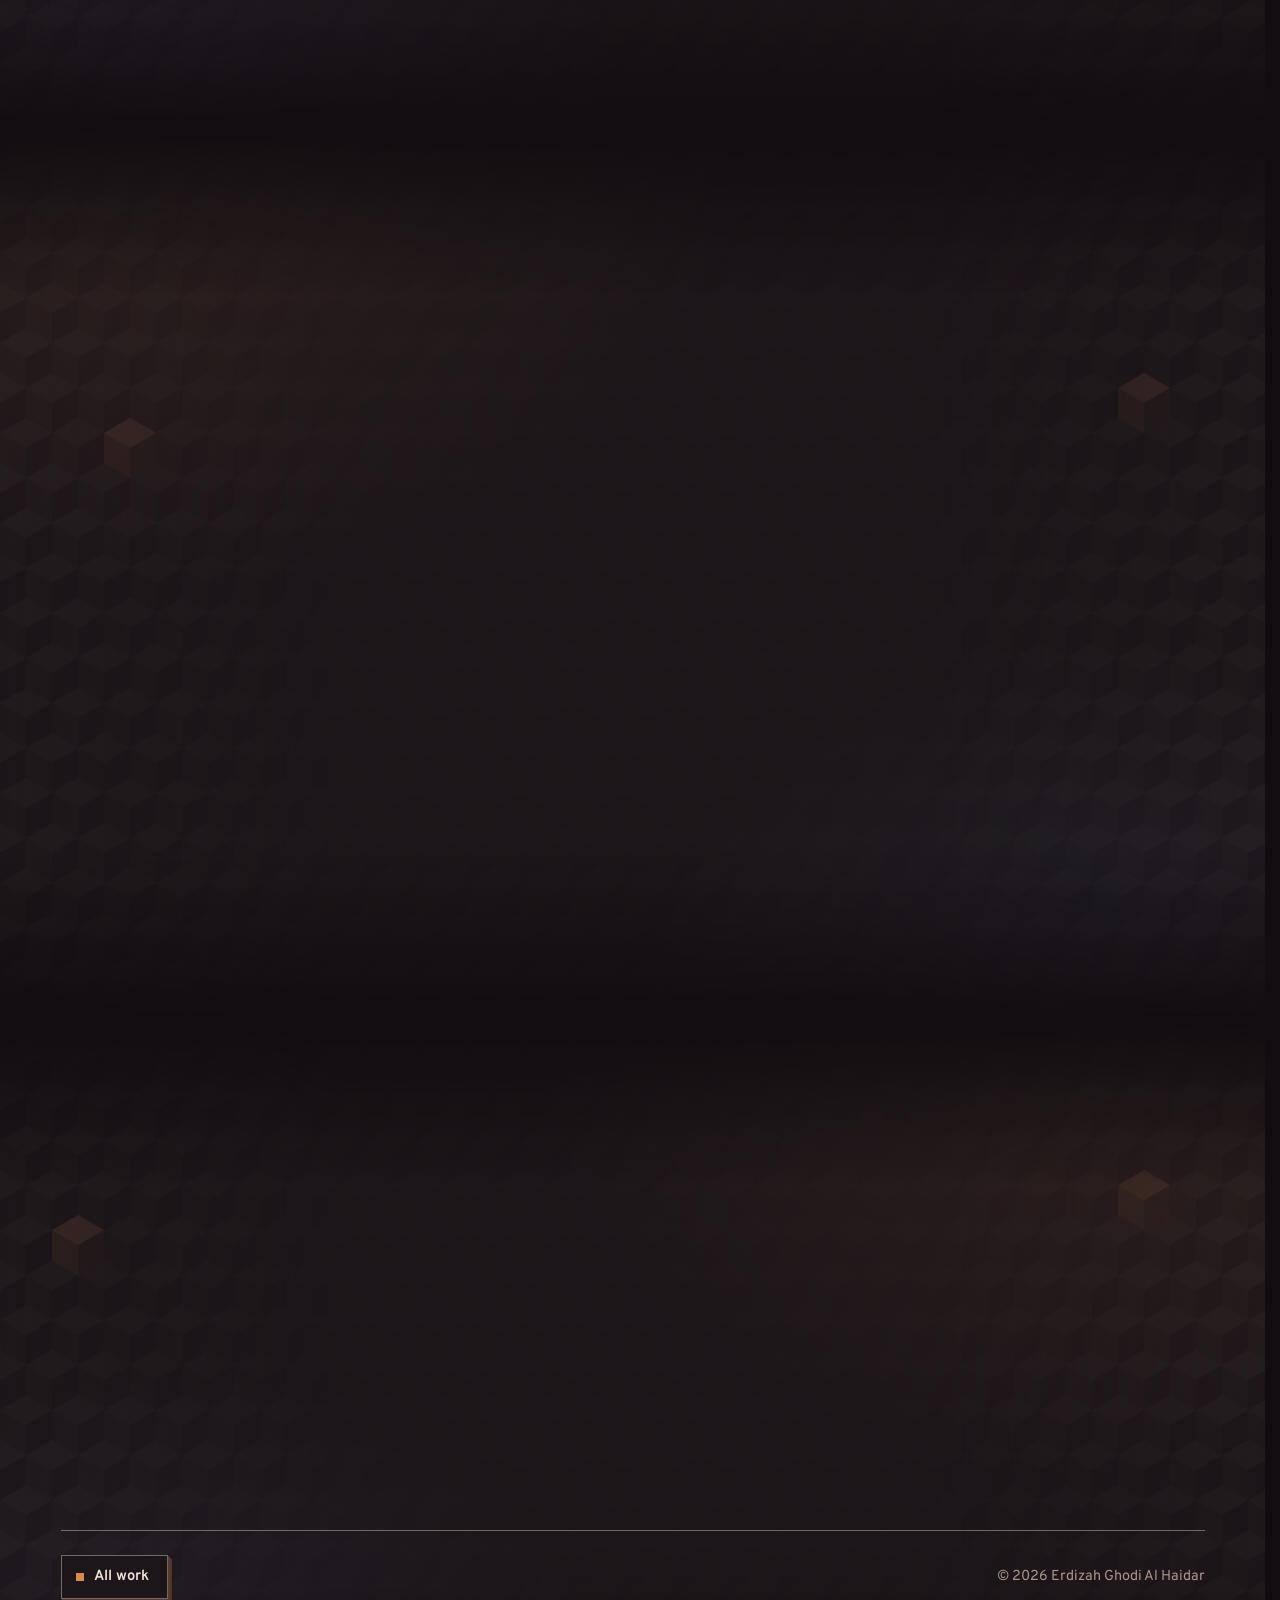
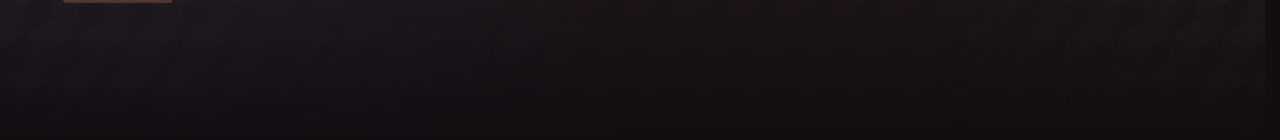
<file: project/rag-cpu-gpu/index.html>
<!DOCTYPE html>
<html lang="en">
<head>
<meta charset="utf-8">
<meta name="viewport" content="width=device-width, initial-scale=1">
<title>RAG pipeline on CPU and GPU · Erdizah Ghodi Al Haidar</title>
<meta name="description" content="Profiling a retrieval-augmented generation pipeline and accelerating its components with OpenMP on the CPU and CUDA on the GPU.">
<link rel="canonical" href="https://erdizah.my.id/project/rag-cpu-gpu/">
<meta name="theme-color" content="#120D11">
<script>document.documentElement.classList.add('js');</script>
<link rel="preconnect" href="https://fonts.googleapis.com">
<link rel="preconnect" href="https://fonts.gstatic.com" crossorigin>
<link href="https://fonts.googleapis.com/css2?family=Poppins:wght@600;700&amp;family=Overpass:wght@400..700&amp;family=Archivo:wght@400..700&amp;display=swap" rel="stylesheet">
<link rel="stylesheet" href="../../css/base.css">
<link rel="stylesheet" href="../../css/chrome.css">
<link rel="stylesheet" href="../../css/sections.css">
<link rel="stylesheet" href="../../css/work.css">
<link rel="stylesheet" href="../../css/project.css">
</head>
<body>
<a class="skip" href="#overview">Skip to content</a>
<div class="cursor" aria-hidden="true"><div class="cursor-scale"><div class="cursor-dir"><div class="cursor-cube"><i></i><i></i><i></i><i></i><i></i><i></i></div></div></div></div>

<header class="site-head has-back">
  <a class="back" href="../../#work"><span class="back-mark" aria-hidden="true"></span>All work</a>
  <div class="head-right">
  <button class="menu-btn" type="button" aria-expanded="false" aria-controls="menu">
    <span class="menu-label">Menu</span>
    <span class="menu-icon" aria-hidden="true"><span class="menu-cube"><i></i><i></i><i></i><i></i><i></i><i></i></span><span class="menu-x"></span></span>
  </button>
  </div>
</header>

<div class="menu" id="menu">
  <div class="menu-inner">
    <nav aria-label="Sections">
      <ul class="menu-list">
        <li><a href="../../#about"><span class="menu-word">About</span></a></li>
        <li><a href="../../#experience"><span class="menu-word">Experience</span></a></li>
        <li><a href="../../#work"><span class="menu-word">Work</span></a></li>
        <li><a href="../../#skills"><span class="menu-word">Skills</span></a></li>
        <li><a href="../../#contact"><span class="menu-word">Contact</span></a></li>
      </ul>
    </nav>
    <p class="menu-foot">Erdizah Ghodi Al Haidar, Computer Science, Universitas Gadjah Mada</p>
  </div>
</div>

<main>
  <section class="section pj-hero" aria-labelledby="pj-title">
    <div class="wrap">
      <p class="pj-kicker">High-Performance Computing course &middot; Team project &middot; 2026</p>
      <header class="sec-head">
        <h1 id="pj-title">RAG pipeline on CPU and GPU</h1>
      </header>
      <div class="pj-hero-grid">
        <div data-reveal>
          <p class="pj-lede">Measures where a retrieval-augmented generation (RAG) pipeline spends its time, then speeds up the slow parts with OpenMP on the CPU and CUDA on the GPU to see where parallelism actually pays off.</p>
          <dl class="facts">
            <dt>My part</dt><dd>[What you built]</dd>
            <dt>Team</dt><dd>[Teammates, or remove this row]</dd>
            <dt>Stack</dt><dd>OpenMP, CUDA, [language and profiler]</dd>
          </dl>
        </div>
        <div class="pj-cover" data-reveal>
          <div class="cover" aria-hidden="true"><div class="stack"><!--cover:rag--><svg class="layer" style="--i:0" viewBox="0 0 100 100" preserveAspectRatio="xMidYMid slice" xmlns="http://www.w3.org/2000/svg"><rect width="100" height="100" style="fill:var(--mid)"/><g fill="none" style="stroke:var(--paper)" stroke-width="0.8"><rect x="8" y="30" width="15" height="15"/><rect x="25" y="30" width="15" height="15"/><rect x="8" y="47" width="15" height="15"/><rect x="25" y="47" width="15" height="15"/></g><g fill="none" style="stroke:var(--soft)" stroke-width="0.4"><rect x="53" y="27" width="4" height="4"/><rect x="58" y="27" width="4" height="4"/><rect x="63" y="27" width="4" height="4"/><rect x="68" y="27" width="4" height="4"/><rect x="73" y="27" width="4" height="4"/><rect x="78" y="27" width="4" height="4"/><rect x="83" y="27" width="4" height="4"/><rect x="88" y="27" width="4" height="4"/><rect x="53" y="32" width="4" height="4"/><rect x="58" y="32" width="4" height="4"/><rect x="63" y="32" width="4" height="4"/><rect x="68" y="32" width="4" height="4"/><rect x="73" y="32" width="4" height="4"/><rect x="78" y="32" width="4" height="4"/><rect x="83" y="32" width="4" height="4"/><rect x="88" y="32" width="4" height="4"/><rect x="53" y="37" width="4" height="4"/><rect x="58" y="37" width="4" height="4"/><rect x="63" y="37" width="4" height="4"/><rect x="68" y="37" width="4" height="4"/><rect x="73" y="37" width="4" height="4"/><rect x="78" y="37" width="4" height="4"/><rect x="83" y="37" width="4" height="4"/><rect x="88" y="37" width="4" height="4"/><rect x="53" y="42" width="4" height="4"/><rect x="58" y="42" width="4" height="4"/><rect x="63" y="42" width="4" height="4"/><rect x="68" y="42" width="4" height="4"/><rect x="73" y="42" width="4" height="4"/><rect x="78" y="42" width="4" height="4"/><rect x="83" y="42" width="4" height="4"/><rect x="88" y="42" width="4" height="4"/><rect x="53" y="47" width="4" height="4"/><rect x="58" y="47" width="4" height="4"/><rect x="63" y="47" width="4" height="4"/><rect x="68" y="47" width="4" height="4"/><rect x="73" y="47" width="4" height="4"/><rect x="78" y="47" width="4" height="4"/><rect x="83" y="47" width="4" height="4"/><rect x="88" y="47" width="4" height="4"/><rect x="53" y="52" width="4" height="4"/><rect x="58" y="52" width="4" height="4"/><rect x="63" y="52" width="4" height="4"/><rect x="68" y="52" width="4" height="4"/><rect x="73" y="52" width="4" height="4"/><rect x="78" y="52" width="4" height="4"/><rect x="83" y="52" width="4" height="4"/><rect x="88" y="52" width="4" height="4"/><rect x="53" y="57" width="4" height="4"/><rect x="58" y="57" width="4" height="4"/><rect x="63" y="57" width="4" height="4"/><rect x="68" y="57" width="4" height="4"/><rect x="73" y="57" width="4" height="4"/><rect x="78" y="57" width="4" height="4"/><rect x="83" y="57" width="4" height="4"/><rect x="88" y="57" width="4" height="4"/><rect x="53" y="62" width="4" height="4"/><rect x="58" y="62" width="4" height="4"/><rect x="63" y="62" width="4" height="4"/><rect x="68" y="62" width="4" height="4"/><rect x="73" y="62" width="4" height="4"/><rect x="78" y="62" width="4" height="4"/><rect x="83" y="62" width="4" height="4"/><rect x="88" y="62" width="4" height="4"/></g><g font-size="5" font-family="Archivo, sans-serif" style="fill:var(--paper)"><text x="8" y="76">CPU</text><text x="53" y="76">GPU</text></g></svg><svg class="layer" style="--i:1" viewBox="0 0 100 100" preserveAspectRatio="xMidYMid slice" xmlns="http://www.w3.org/2000/svg"><g style="fill:var(--paper)"><rect x="8" y="30" width="15" height="15"/><rect x="25" y="30" width="15" height="15"/></g><g style="fill:var(--ink)"><rect x="53" y="27" width="4" height="4"/><rect x="58" y="27" width="4" height="4"/><rect x="63" y="27" width="4" height="4"/><rect x="68" y="27" width="4" height="4"/><rect x="73" y="27" width="4" height="4"/><rect x="78" y="27" width="4" height="4"/><rect x="83" y="27" width="4" height="4"/><rect x="88" y="27" width="4" height="4"/><rect x="53" y="32" width="4" height="4"/><rect x="58" y="32" width="4" height="4"/><rect x="63" y="32" width="4" height="4"/><rect x="68" y="32" width="4" height="4"/><rect x="73" y="32" width="4" height="4"/><rect x="78" y="32" width="4" height="4"/><rect x="83" y="32" width="4" height="4"/><rect x="88" y="32" width="4" height="4"/><rect x="53" y="37" width="4" height="4"/><rect x="58" y="37" width="4" height="4"/><rect x="63" y="37" width="4" height="4"/><rect x="68" y="37" width="4" height="4"/><rect x="73" y="37" width="4" height="4"/><rect x="78" y="37" width="4" height="4"/><rect x="83" y="37" width="4" height="4"/><rect x="88" y="37" width="4" height="4"/><rect x="53" y="42" width="4" height="4"/><rect x="58" y="42" width="4" height="4"/><rect x="63" y="42" width="4" height="4"/><rect x="68" y="42" width="4" height="4"/><rect x="73" y="42" width="4" height="4"/><rect x="78" y="42" width="4" height="4"/><rect x="83" y="42" width="4" height="4"/><rect x="88" y="42" width="4" height="4"/><rect x="53" y="47" width="4" height="4"/><rect x="58" y="47" width="4" height="4"/><rect x="63" y="47" width="4" height="4"/><rect x="68" y="47" width="4" height="4"/><rect x="73" y="47" width="4" height="4"/><rect x="78" y="47" width="4" height="4"/><rect x="83" y="47" width="4" height="4"/><rect x="88" y="47" width="4" height="4"/><rect x="53" y="52" width="4" height="4"/><rect x="58" y="52" width="4" height="4"/><rect x="63" y="52" width="4" height="4"/><rect x="68" y="52" width="4" height="4"/><rect x="73" y="52" width="4" height="4"/><rect x="78" y="52" width="4" height="4"/><rect x="83" y="52" width="4" height="4"/><rect x="88" y="52" width="4" height="4"/><rect x="53" y="57" width="4" height="4"/><rect x="58" y="57" width="4" height="4"/><rect x="63" y="57" width="4" height="4"/><rect x="68" y="57" width="4" height="4"/><rect x="73" y="57" width="4" height="4"/><rect x="78" y="57" width="4" height="4"/><rect x="83" y="57" width="4" height="4"/><rect x="88" y="57" width="4" height="4"/><rect x="53" y="62" width="4" height="4"/><rect x="58" y="62" width="4" height="4"/><rect x="63" y="62" width="4" height="4"/><rect x="68" y="62" width="4" height="4"/><rect x="73" y="62" width="4" height="4"/><rect x="78" y="62" width="4" height="4"/><rect x="83" y="62" width="4" height="4"/><rect x="88" y="62" width="4" height="4"/></g></svg><svg class="layer" style="--i:2" viewBox="0 0 100 100" preserveAspectRatio="xMidYMid slice" xmlns="http://www.w3.org/2000/svg"><path d="M40 46H51" fill="none" style="stroke:var(--acc-d)" stroke-width="1.2"/><g style="fill:var(--acc-fill)"><rect x="53" y="37" width="4" height="4"/><rect x="58" y="37" width="4" height="4"/><rect x="63" y="37" width="4" height="4"/><rect x="68" y="37" width="4" height="4"/><rect x="73" y="37" width="4" height="4"/><rect x="78" y="37" width="4" height="4"/><rect x="83" y="37" width="4" height="4"/><rect x="88" y="37" width="4" height="4"/><rect x="53" y="42" width="4" height="4"/><rect x="58" y="42" width="4" height="4"/><rect x="63" y="42" width="4" height="4"/><rect x="68" y="42" width="4" height="4"/><rect x="73" y="42" width="4" height="4"/><rect x="78" y="42" width="4" height="4"/><rect x="83" y="42" width="4" height="4"/><rect x="88" y="42" width="4" height="4"/><rect x="53" y="47" width="4" height="4"/><rect x="58" y="47" width="4" height="4"/><rect x="63" y="47" width="4" height="4"/><rect x="68" y="47" width="4" height="4"/><rect x="73" y="47" width="4" height="4"/><rect x="78" y="47" width="4" height="4"/><rect x="83" y="47" width="4" height="4"/><rect x="88" y="47" width="4" height="4"/><rect x="53" y="52" width="4" height="4"/><rect x="58" y="52" width="4" height="4"/><rect x="63" y="52" width="4" height="4"/><rect x="68" y="52" width="4" height="4"/><rect x="73" y="52" width="4" height="4"/><rect x="78" y="52" width="4" height="4"/><rect x="83" y="52" width="4" height="4"/><rect x="88" y="52" width="4" height="4"/></g></svg><!--/cover:rag--></div></div>
        </div>
      </div>
    </div>
  </section>

  <section class="section" id="overview" aria-labelledby="overview-title">
    <div class="wrap">
      <header class="sec-head">
        <h2 id="overview-title">Overview</h2>
      </header>
      <div class="pj-copy" data-reveal>
        <div>
          <p>A RAG system answers a question in stages: it turns the question into a vector, searches a store of documents for the closest passages, and hands them to a language model to write the answer. Each stage is a different kind of work, so each gains differently from parallel hardware.</p>
          <p>Instead of assuming the GPU wins everywhere, the project measures each component first and accelerates only where the numbers point.</p>
        </div>
      </div>
    </div>
  </section>

  <section class="section" id="method" aria-labelledby="method-title">
    <div class="wrap">
      <header class="sec-head">
        <h2 id="method-title">Method</h2>
      </header>
      <ol class="pj-steps">
        <li class="pj-step" data-reveal><h3>Profile end to end</h3><p>Time every component of the pipeline to find where the time actually goes.</p></li>
        <li class="pj-step" data-reveal><h3>Parallelise on the CPU</h3><p>Rewrite the heavy components with OpenMP across cores.</p></li>
        <li class="pj-step" data-reveal><h3>Move to the GPU</h3><p>Port the same components to CUDA and run them on the graphics card.</p></li>
        <li class="pj-step" data-reveal><h3>Compare honestly</h3><p>Measure the speed-up of each version against the original, component by component.</p></li>
      </ol>
    </div>
  </section>

  <section class="section" id="results" aria-labelledby="results-title">
    <div class="wrap">
      <header class="sec-head">
        <h2 id="results-title">Results</h2>
      </header>
      <div class="pj-copy" data-reveal>
        <div>
          <p>[Speed-ups per component once the measurements are in. The results table on the TB page shows the format: one row per version, the best in orange.]</p>
        </div>
      </div>

      <footer class="pj-foot">
        <ul class="social" aria-label="More">
          <li><a class="soc" href="../../#work">All work</a></li>
        </ul>
        <p>&copy; 2026 Erdizah Ghodi Al Haidar</p>
      </footer>
    </div>
  </section>
</main>

<script src="../../js/util.js"></script>
<script src="../../js/selection.js"></script>
<script src="../../js/menu.js"></script>
<script src="../../js/background.js"></script>
<script src="../../js/reveal.js"></script>
<script src="../../js/cursor.js"></script>
</body>
</html>
</file>
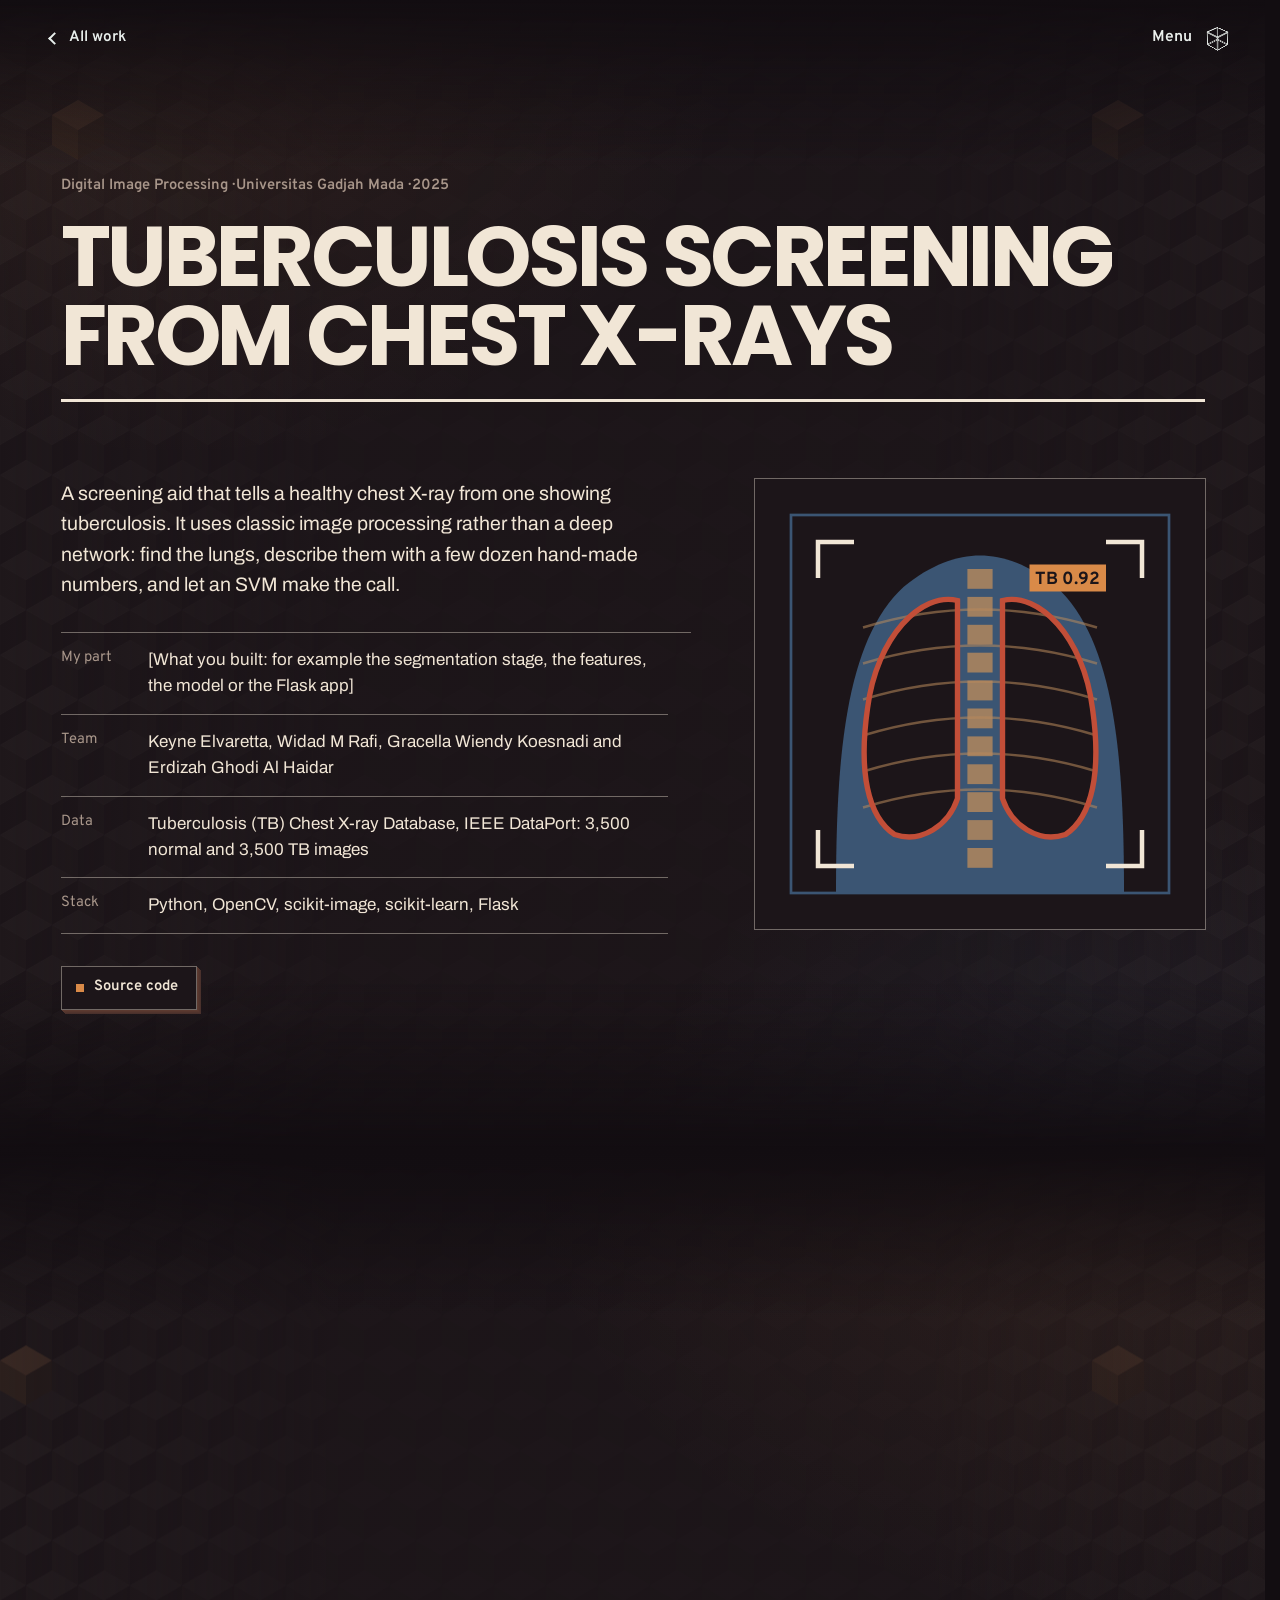
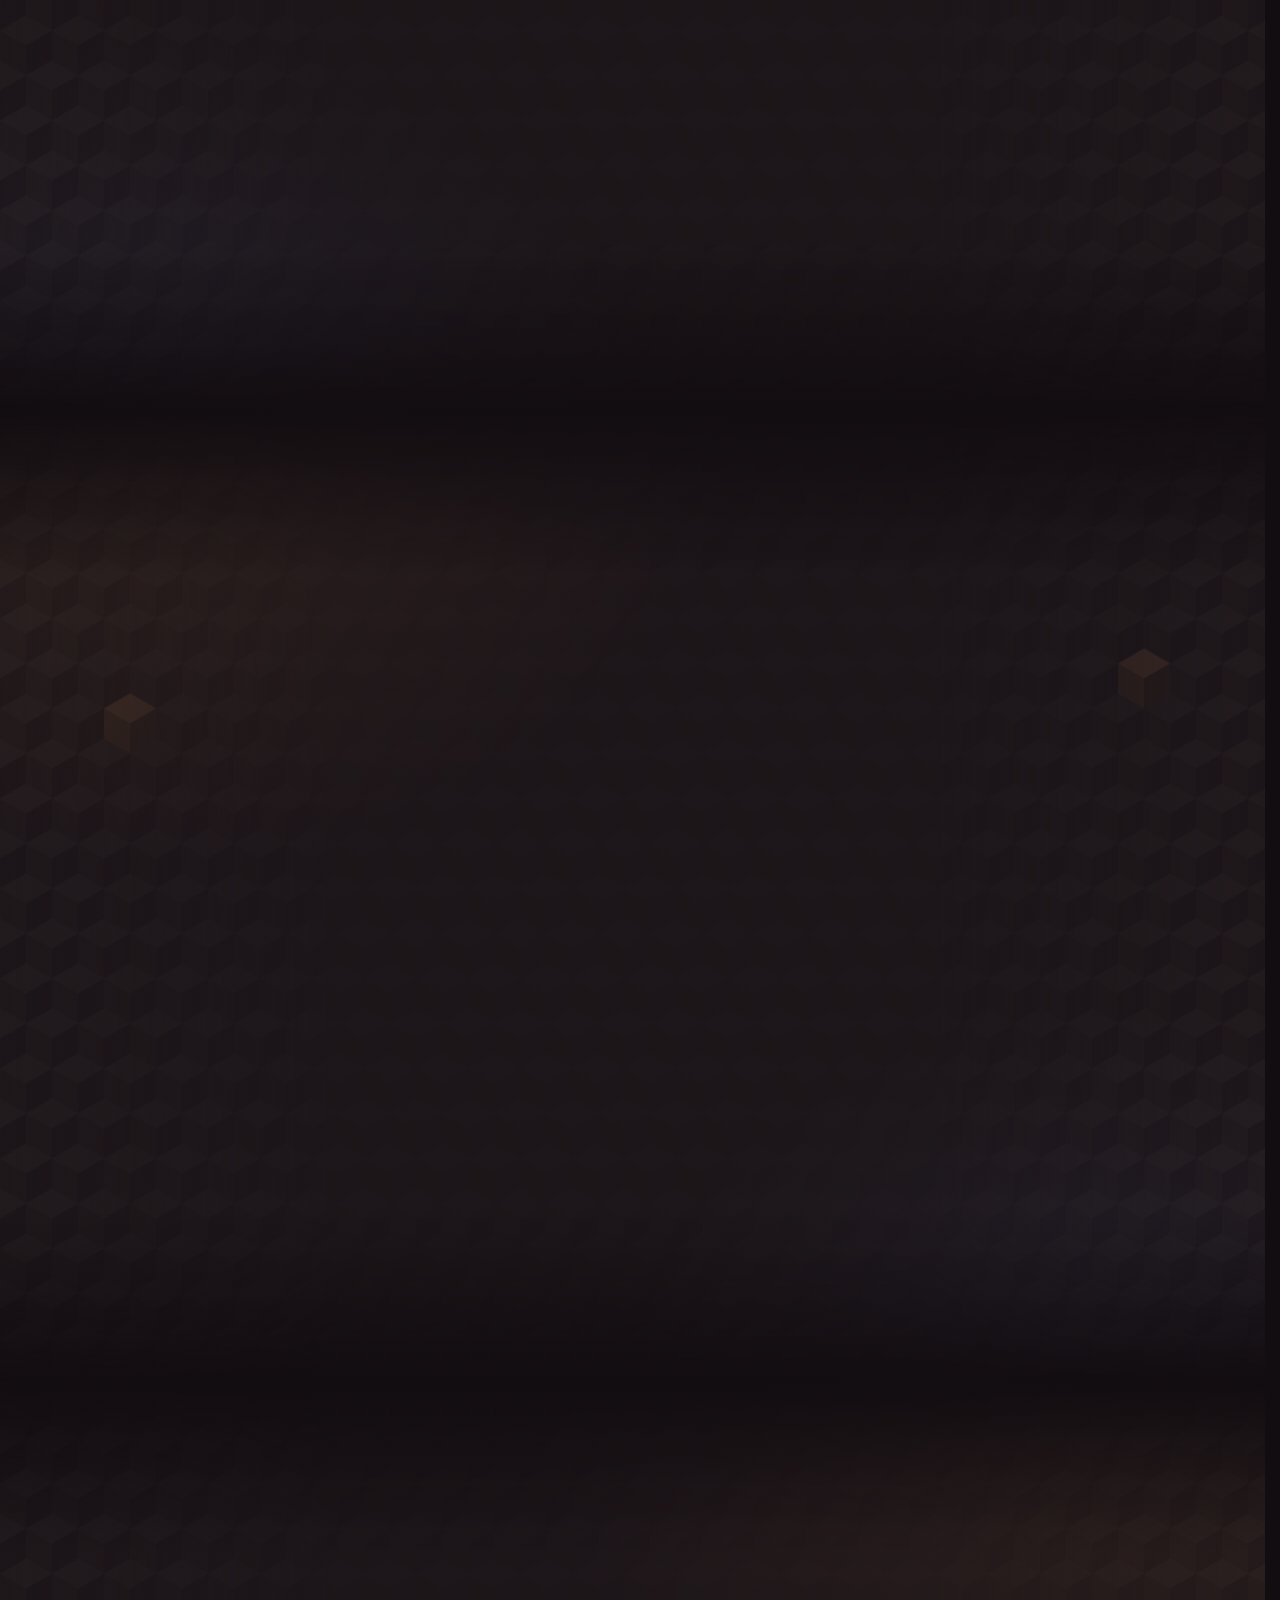
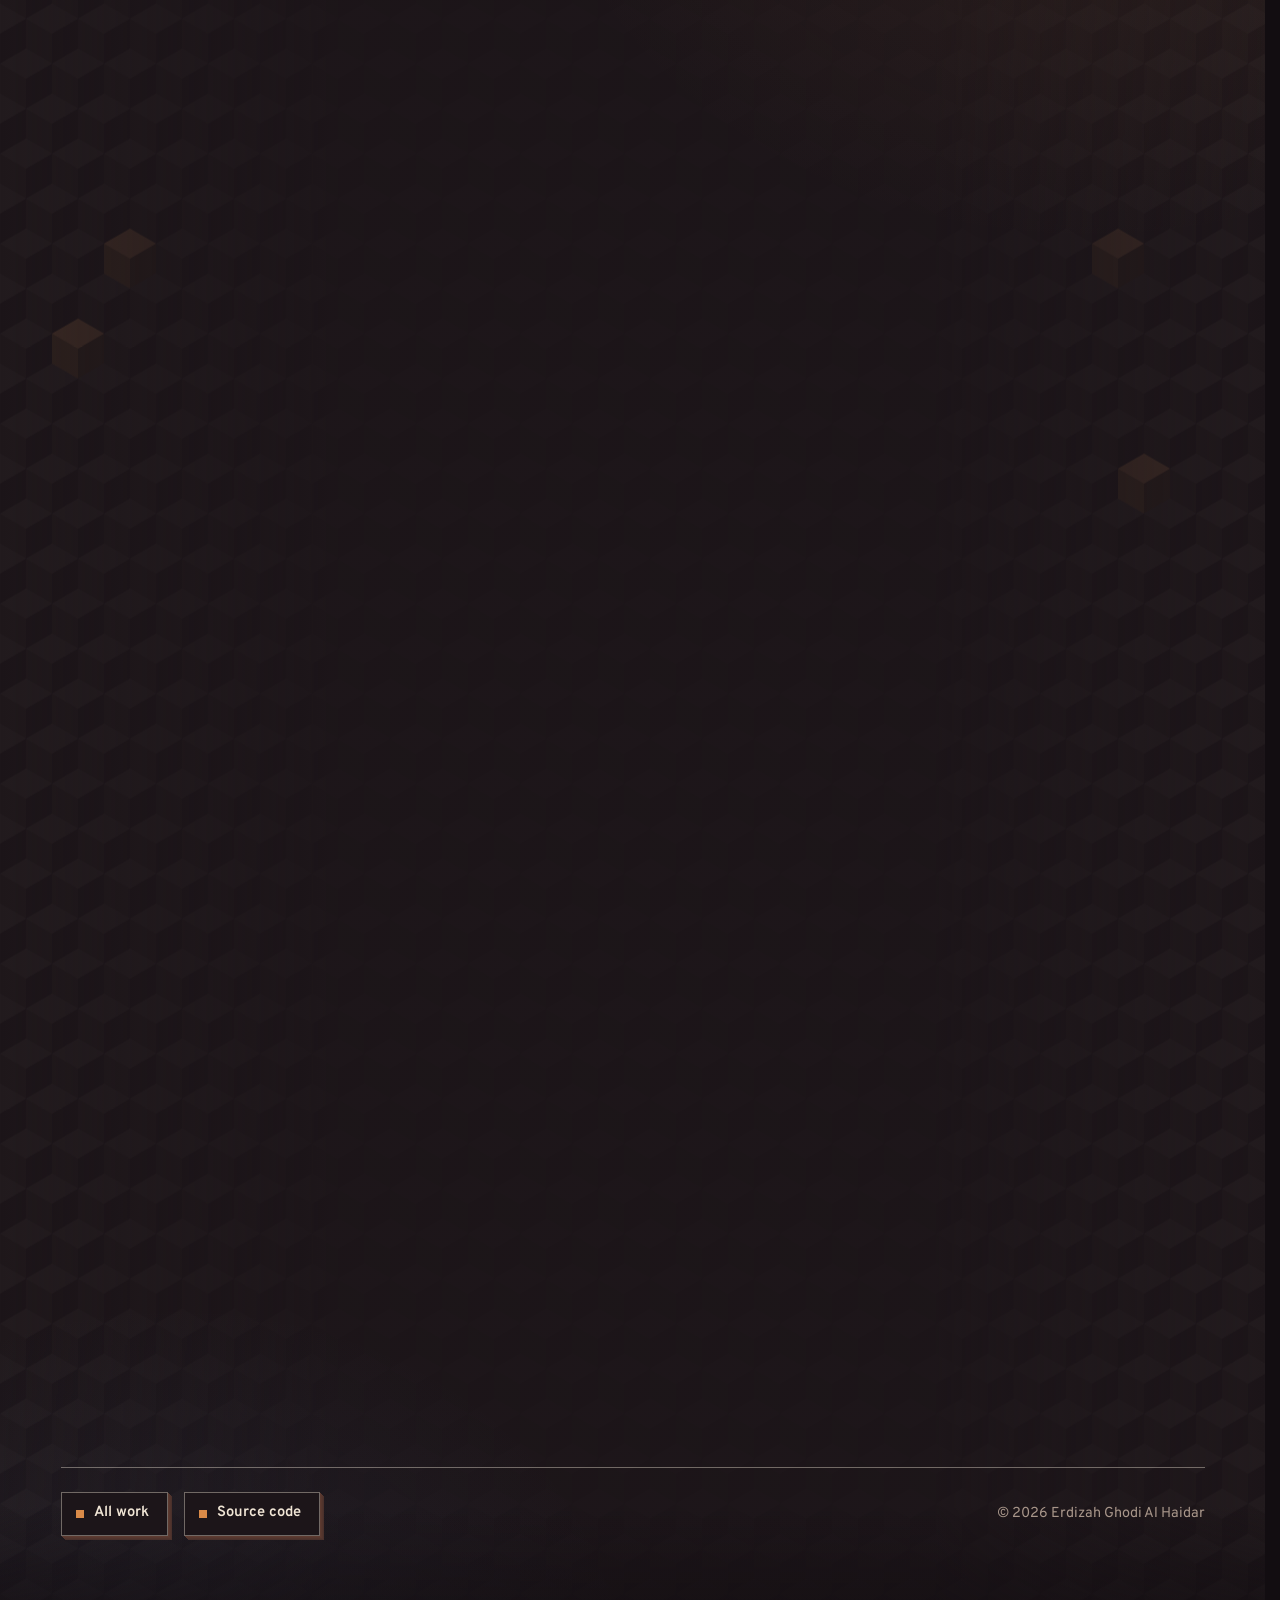
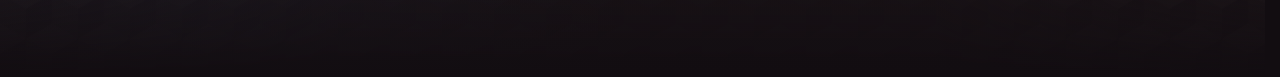
<file: project/tb-xray-screening/index.html>
<!DOCTYPE html>
<html lang="en">
<head>
<meta charset="utf-8">
<meta name="viewport" content="width=device-width, initial-scale=1">
<title>Tuberculosis screening from chest X-rays · Erdizah Ghodi Al Haidar</title>
<meta name="description" content="A chest X-ray screening pipeline for tuberculosis built with classic image processing and an SVM: lung segmentation, hand-made features and 91.9% accuracy on 1,400 held-out X-rays.">
<link rel="canonical" href="https://erdizah.my.id/project/tb-xray-screening/">
<meta name="theme-color" content="#120D11">
<script>document.documentElement.classList.add('js');</script>
<link rel="preconnect" href="https://fonts.googleapis.com">
<link rel="preconnect" href="https://fonts.gstatic.com" crossorigin>
<link href="https://fonts.googleapis.com/css2?family=Poppins:wght@600;700&amp;family=Overpass:wght@400..700&amp;family=Archivo:wght@400..700&amp;display=swap" rel="stylesheet">
<link rel="stylesheet" href="../../css/base.css">
<link rel="stylesheet" href="../../css/chrome.css">
<link rel="stylesheet" href="../../css/sections.css">
<link rel="stylesheet" href="../../css/work.css">
<link rel="stylesheet" href="../../css/project.css">
</head>
<body>
<a class="skip" href="#overview">Skip to content</a>
<div class="cursor" aria-hidden="true"><div class="cursor-scale"><div class="cursor-dir"><div class="cursor-cube"><i></i><i></i><i></i><i></i><i></i><i></i></div></div></div></div>

<header class="site-head has-back">
  <a class="back" href="../../#work"><span class="back-mark" aria-hidden="true"></span>All work</a>
  <div class="head-right">
  <button class="menu-btn" type="button" aria-expanded="false" aria-controls="menu">
    <span class="menu-label">Menu</span>
    <span class="menu-icon" aria-hidden="true"><span class="menu-cube"><i></i><i></i><i></i><i></i><i></i><i></i></span><span class="menu-x"></span></span>
  </button>
  </div>
</header>

<div class="menu" id="menu">
  <div class="menu-inner">
    <nav aria-label="Sections">
      <ul class="menu-list">
        <li><a href="../../#about"><span class="menu-word">About</span></a></li>
        <li><a href="../../#experience"><span class="menu-word">Experience</span></a></li>
        <li><a href="../../#work"><span class="menu-word">Work</span></a></li>
        <li><a href="../../#skills"><span class="menu-word">Skills</span></a></li>
        <li><a href="../../#contact"><span class="menu-word">Contact</span></a></li>
      </ul>
    </nav>
    <p class="menu-foot">Erdizah Ghodi Al Haidar, Computer Science, Universitas Gadjah Mada</p>
  </div>
</div>

<main>
  <section class="section pj-hero" aria-labelledby="pj-title">
    <div class="wrap">
      <p class="pj-kicker">Digital Image Processing &middot; Universitas Gadjah Mada &middot; 2025</p>
      <header class="sec-head">
        <h1 id="pj-title">Tuberculosis screening from chest X-rays</h1>
      </header>
      <div class="pj-hero-grid">
        <div data-reveal>
          <p class="pj-lede">A screening aid that tells a healthy chest X-ray from one showing tuberculosis. It uses classic image processing rather than a deep network: find the lungs, describe them with a few dozen hand-made numbers, and let an SVM make the call.</p>
          <dl class="facts">
            <dt>My part</dt><dd>[What you built: for example the segmentation stage, the features, the model or the Flask app]</dd>
            <dt>Team</dt><dd>Keyne Elvaretta, Widad M Rafi, Gracella Wiendy Koesnadi and Erdizah Ghodi Al Haidar</dd>
            <dt>Data</dt><dd>Tuberculosis (TB) Chest X-ray Database, IEEE DataPort: 3,500 normal and 3,500 TB images</dd>
            <dt>Stack</dt><dd>Python, OpenCV, scikit-image, scikit-learn, Flask</dd>
          </dl>
          <ul class="social" aria-label="Project links">
            <li><a class="soc" href="https://github.com/gracella12/PCD_Group6_FinalProject">Source code</a></li>
          </ul>
        </div>
        <div class="pj-cover" data-reveal>
          <div class="cover" aria-hidden="true"><div class="stack"><!--cover:tb--><svg class="layer" style="--i:0" viewBox="0 0 100 100" preserveAspectRatio="xMidYMid slice" xmlns="http://www.w3.org/2000/svg"><rect width="100" height="100" style="fill:var(--ink)"/><rect x="8" y="8" width="84" height="84" fill="none" style="stroke:var(--mid)" stroke-width="0.6"/><path d="M18 92C18 62 20 36 33 24C39 19 45 17 50 17C55 17 61 19 67 24C80 36 82 62 82 92Z" style="fill:var(--mid)"/></svg><svg class="layer" style="--i:1" viewBox="0 0 100 100" preserveAspectRatio="xMidYMid slice" xmlns="http://www.w3.org/2000/svg"><path d="M45 27C37 25 27 35 25 51C23 65 25 75 31 79C37 81 43 77 45 71Z" style="fill:var(--ink)"/><path d="M55 27C63 25 73 35 75 51C77 65 75 75 69 79C63 81 57 77 55 71Z" style="fill:var(--ink)"/><g fill="none" style="stroke:var(--soft)" stroke-width="0.55" opacity=".55"><path d="M24 33Q50 25 76 33"/><path d="M24 41Q50 33 76 41"/><path d="M24 49Q50 41 76 49"/><path d="M24 57Q50 49 76 57"/><path d="M24 65Q50 57 76 65"/><path d="M24 73Q50 65 76 73"/></g><g style="fill:var(--soft)" opacity=".8"><rect x="47.2" y="20.0" width="5.6" height="4.4"/><rect x="47.2" y="26.2" width="5.6" height="4.4"/><rect x="47.2" y="32.4" width="5.6" height="4.4"/><rect x="47.2" y="38.6" width="5.6" height="4.4"/><rect x="47.2" y="44.8" width="5.6" height="4.4"/><rect x="47.2" y="51.0" width="5.6" height="4.4"/><rect x="47.2" y="57.2" width="5.6" height="4.4"/><rect x="47.2" y="63.4" width="5.6" height="4.4"/><rect x="47.2" y="69.6" width="5.6" height="4.4"/><rect x="47.2" y="75.8" width="5.6" height="4.4"/><rect x="47.2" y="82.0" width="5.6" height="4.4"/></g></svg><svg class="layer" style="--i:2" viewBox="0 0 100 100" preserveAspectRatio="xMidYMid slice" xmlns="http://www.w3.org/2000/svg"><path d="M45 27C37 25 27 35 25 51C23 65 25 75 31 79C37 81 43 77 45 71Z" fill="none" style="stroke:var(--acc-l)" stroke-width="1.2"/><path d="M55 27C63 25 73 35 75 51C77 65 75 75 69 79C63 81 57 77 55 71Z" fill="none" style="stroke:var(--acc-l)" stroke-width="1.2"/><path d="M14 22V14H22M78 14H86V22M86 78V86H78M22 86H14V78" fill="none" style="stroke:var(--paper)" stroke-width="1"/><rect x="61" y="19" width="17" height="6" style="fill:var(--acc-fill)"/><text x="62.3" y="23.4" font-size="3.9" font-family="Overpass, Archivo, sans-serif" font-weight="700" style="fill:var(--ink)">TB 0.92</text></svg><!--/cover:tb--></div></div>
        </div>
      </div>
    </div>
  </section>

  <section class="section" id="overview" aria-labelledby="overview-title">
    <div class="wrap">
      <header class="sec-head">
        <h2 id="overview-title">Overview</h2>
      </header>
      <ul class="pj-stats">
        <li class="pj-stat" data-reveal><strong>7,000</strong><span>chest X-rays, half normal and half TB</span></li>
        <li class="pj-stat" data-reveal><strong>91.9%</strong><span>accuracy on 1,400 X-rays the model never saw</span></li>
        <li class="pj-stat" data-reveal><strong>0.92</strong><span>recall on TB cases, the ones a screen must not miss</span></li>
      </ul>
      <div class="pj-copy" data-reveal>
        <div>
          <p>Tuberculosis is still one of the deadliest infections, and Indonesia carries the second-largest share of cases in the world. Reading chest X-rays is a common first check, but it depends on radiologists, who are scarce outside the big cities.</p>
          <p>The aim was a fast, consistent first pass that runs on an ordinary computer and whose every step can be shown to a person: what the lungs look like after cleanup, which region was measured, and which numbers drove the decision.</p>
        </div>
        <p class="pj-aside">This is a course project and a screening aid, not a diagnostic tool.</p>
      </div>
    </div>
  </section>

  <section class="section" id="pipeline" aria-labelledby="pipeline-title">
    <div class="wrap">
      <header class="sec-head">
        <h2 id="pipeline-title">Pipeline</h2>
      </header>
      <ol class="pj-steps">
        <li class="pj-step" data-reveal><h3>Standardise</h3><p>Grayscale, longest side scaled to 256 px and padded to a square, then CLAHE contrast (clip 1.5, 8&times;8 tiles), a light blur and min&ndash;max normalisation.</p></li>
        <li class="pj-step" data-reveal><h3>Find the lungs</h3><p>Otsu thresholding on a blurred copy picks out the dark lung fields, with a fallback when the first mask comes out too small.</p></li>
        <li class="pj-step" data-reveal><h3>Clean the mask</h3><p>Closing and opening fill small gaps and remove specks; the regions left are scored by size and shape, and the two most lung-like are kept.</p></li>
        <li class="pj-step" data-reveal><h3>Crop to the lungs</h3><p>The image is cut to the mask's bounding box and fitted to 128&times;128, so every sample is measured on the same region.</p></li>
        <li class="pj-step" data-reveal><h3>Describe</h3><p>Intensity statistics (mean, spread, entropy, skew, kurtosis), a 16-bin histogram and HOG edge-orientation features.</p></li>
        <li class="pj-step" data-reveal><h3>Classify</h3><p>Random forest, gradient boosting and an RBF SVM compared; the SVM tuned by a 30-round random search over C and &gamma; with 5-fold stratified cross-validation.</p></li>
      </ol>
    </div>
  </section>

  <section class="section" id="results" aria-labelledby="results-title">
    <div class="wrap">
      <header class="sec-head">
        <h2 id="results-title">Results</h2>
      </header>
      <table class="pj-bars" data-reveal>
        <caption>On 1,400 held-out X-rays (711 normal, 689 TB). Tuning moved the SVM from 88.9% to 91.9%, and its best cross-validation score was 90.1%.</caption>
        <thead>
          <tr><th scope="col">Classifier</th><th scope="col" class="acc">Accuracy</th><th scope="col" class="num">TB recall</th><th scope="col" class="num">Normal recall</th></tr>
        </thead>
        <tbody>
          <tr><th scope="row">Random forest</th><td class="acc"><span class="pj-track"><span class="pj-bar" style="--v:.8779"></span><span class="pj-val">87.8%</span></span></td><td class="num">0.85</td><td class="num">0.91</td></tr>
          <tr><th scope="row">Gradient boosting</th><td class="acc"><span class="pj-track"><span class="pj-bar" style="--v:.8957"></span><span class="pj-val">89.6%</span></span></td><td class="num">0.88</td><td class="num">0.91</td></tr>
          <tr><th scope="row">SVM</th><td class="acc"><span class="pj-track"><span class="pj-bar" style="--v:.8893"></span><span class="pj-val">88.9%</span></span></td><td class="num">0.87</td><td class="num">0.91</td></tr>
          <tr class="is-best"><th scope="row">SVM, tuned</th><td class="acc"><span class="pj-track"><span class="pj-bar" style="--v:.9186"></span><span class="pj-val">91.9%</span></span></td><td class="num">0.92</td><td class="num">0.92</td></tr>
        </tbody>
      </table>

      <div class="pj-figs">
        <figure class="pj-fig" data-reveal>
          <div class="pj-strip">
            <figure><img src="img/normal-xray.webp" alt="Chest X-ray of a healthy patient" width="384" height="384" loading="lazy"><figcaption>X-ray</figcaption></figure>
            <figure><img src="img/normal-mask.webp" alt="The lung mask found for it: two white lung shapes on black" width="384" height="384" loading="lazy"><figcaption>Lung mask</figcaption></figure>
            <figure><img src="img/normal-overlay.webp" alt="The mask outlined in red over the X-ray" width="384" height="384" loading="lazy"><figcaption>Overlay</figcaption></figure>
          </div>
          <figcaption><strong>A normal case.</strong> The lung fields come out clean, so the features describe only lung tissue.</figcaption>
        </figure>
        <figure class="pj-fig" data-reveal>
          <div class="pj-strip">
            <figure><img src="img/tb-xray.webp" alt="Chest X-ray of a patient with tuberculosis" width="384" height="384" loading="lazy"><figcaption>X-ray</figcaption></figure>
            <figure><img src="img/tb-mask.webp" alt="The lung mask found for it" width="384" height="384" loading="lazy"><figcaption>Lung mask</figcaption></figure>
            <figure><img src="img/tb-overlay.webp" alt="The mask outlined in red over the X-ray" width="384" height="384" loading="lazy"><figcaption>Overlay</figcaption></figure>
          </div>
          <figcaption><strong>A TB case, as shown by the Flask app.</strong> Upload an X-ray and the app returns the mask, the overlay and the call with its probability. Thresholding is fast but fragile: on films with a dark border or low contrast it can take the background instead of the lungs, and a learned segmentation model would be the next step.</figcaption>
        </figure>
      </div>

      <footer class="pj-foot">
        <ul class="social" aria-label="More">
          <li><a class="soc" href="../../#work">All work</a></li>
          <li><a class="soc" href="https://github.com/gracella12/PCD_Group6_FinalProject">Source code</a></li>
        </ul>
        <p>&copy; 2026 Erdizah Ghodi Al Haidar</p>
      </footer>
    </div>
  </section>
</main>

<script src="../../js/util.js"></script>
<script src="../../js/selection.js"></script>
<script src="../../js/menu.js"></script>
<script src="../../js/background.js"></script>
<script src="../../js/reveal.js"></script>
<script src="../../js/cursor.js"></script>
</body>
</html>
</file>
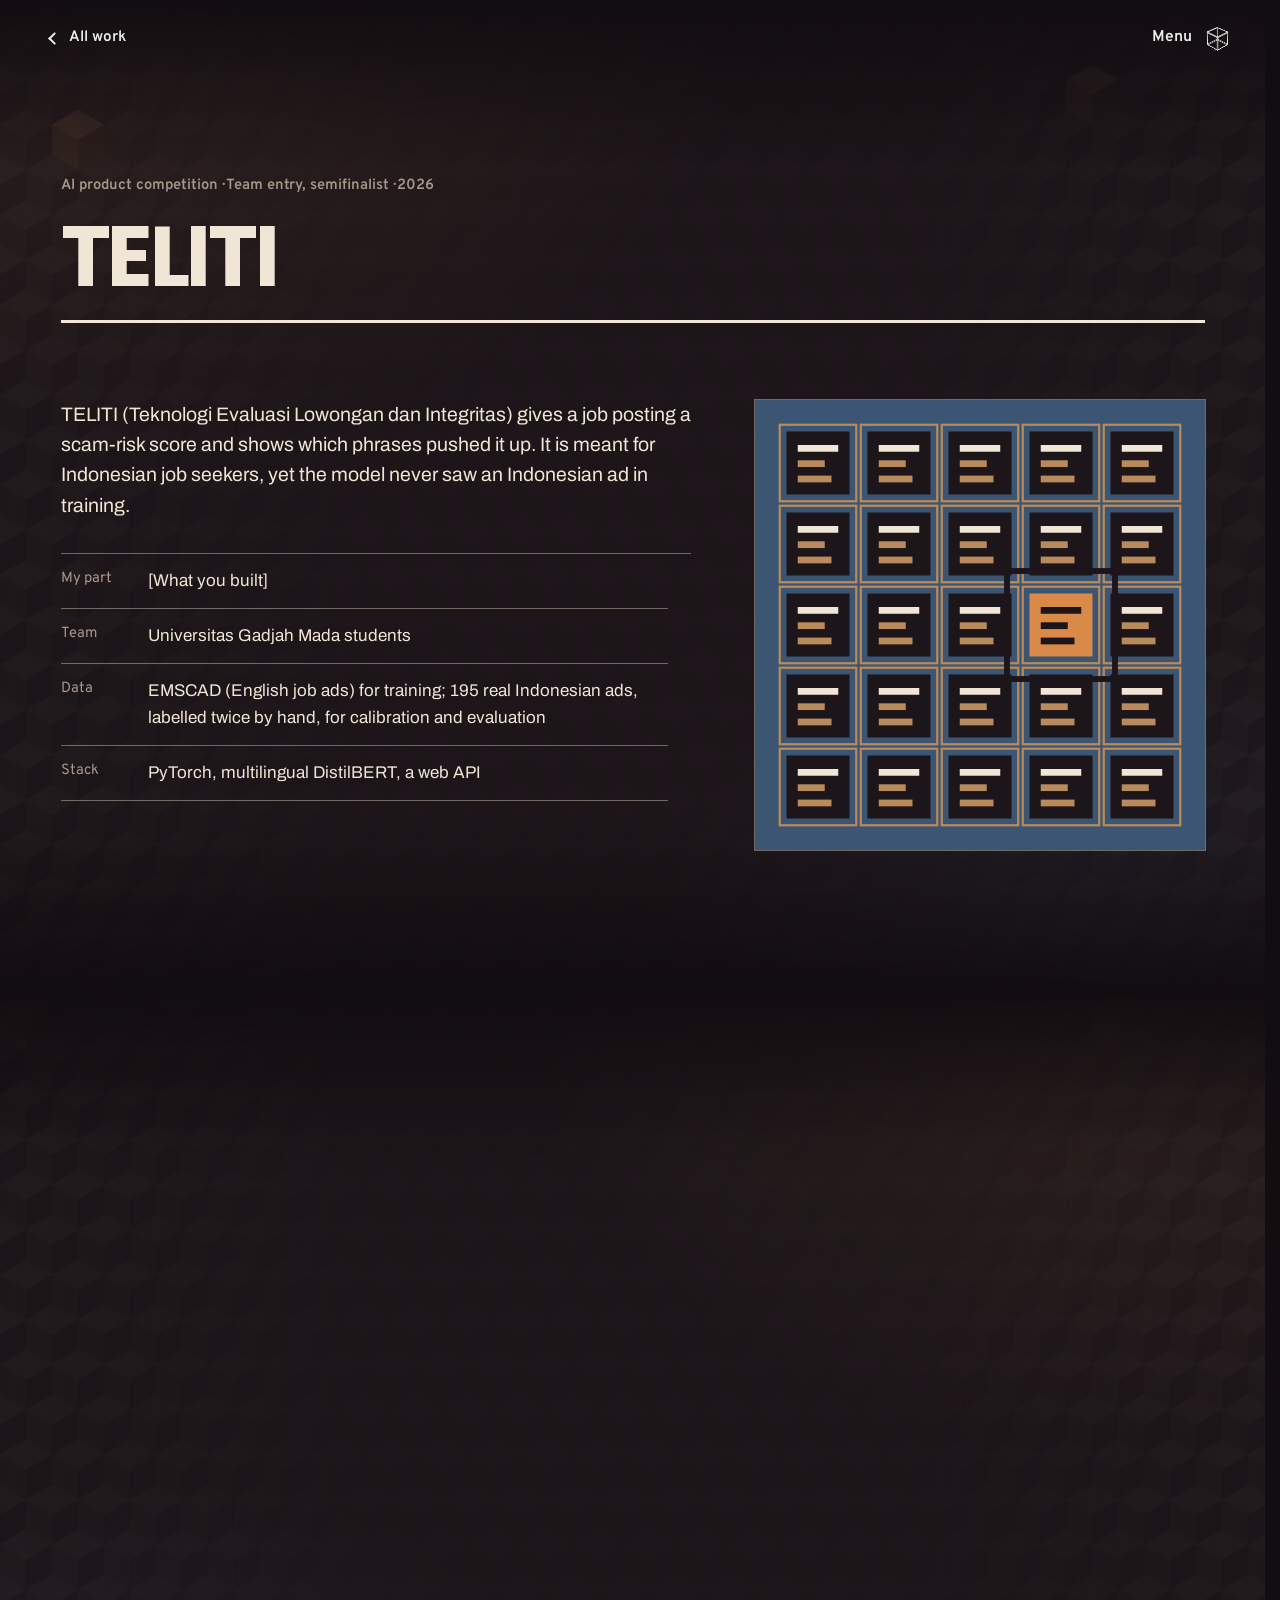
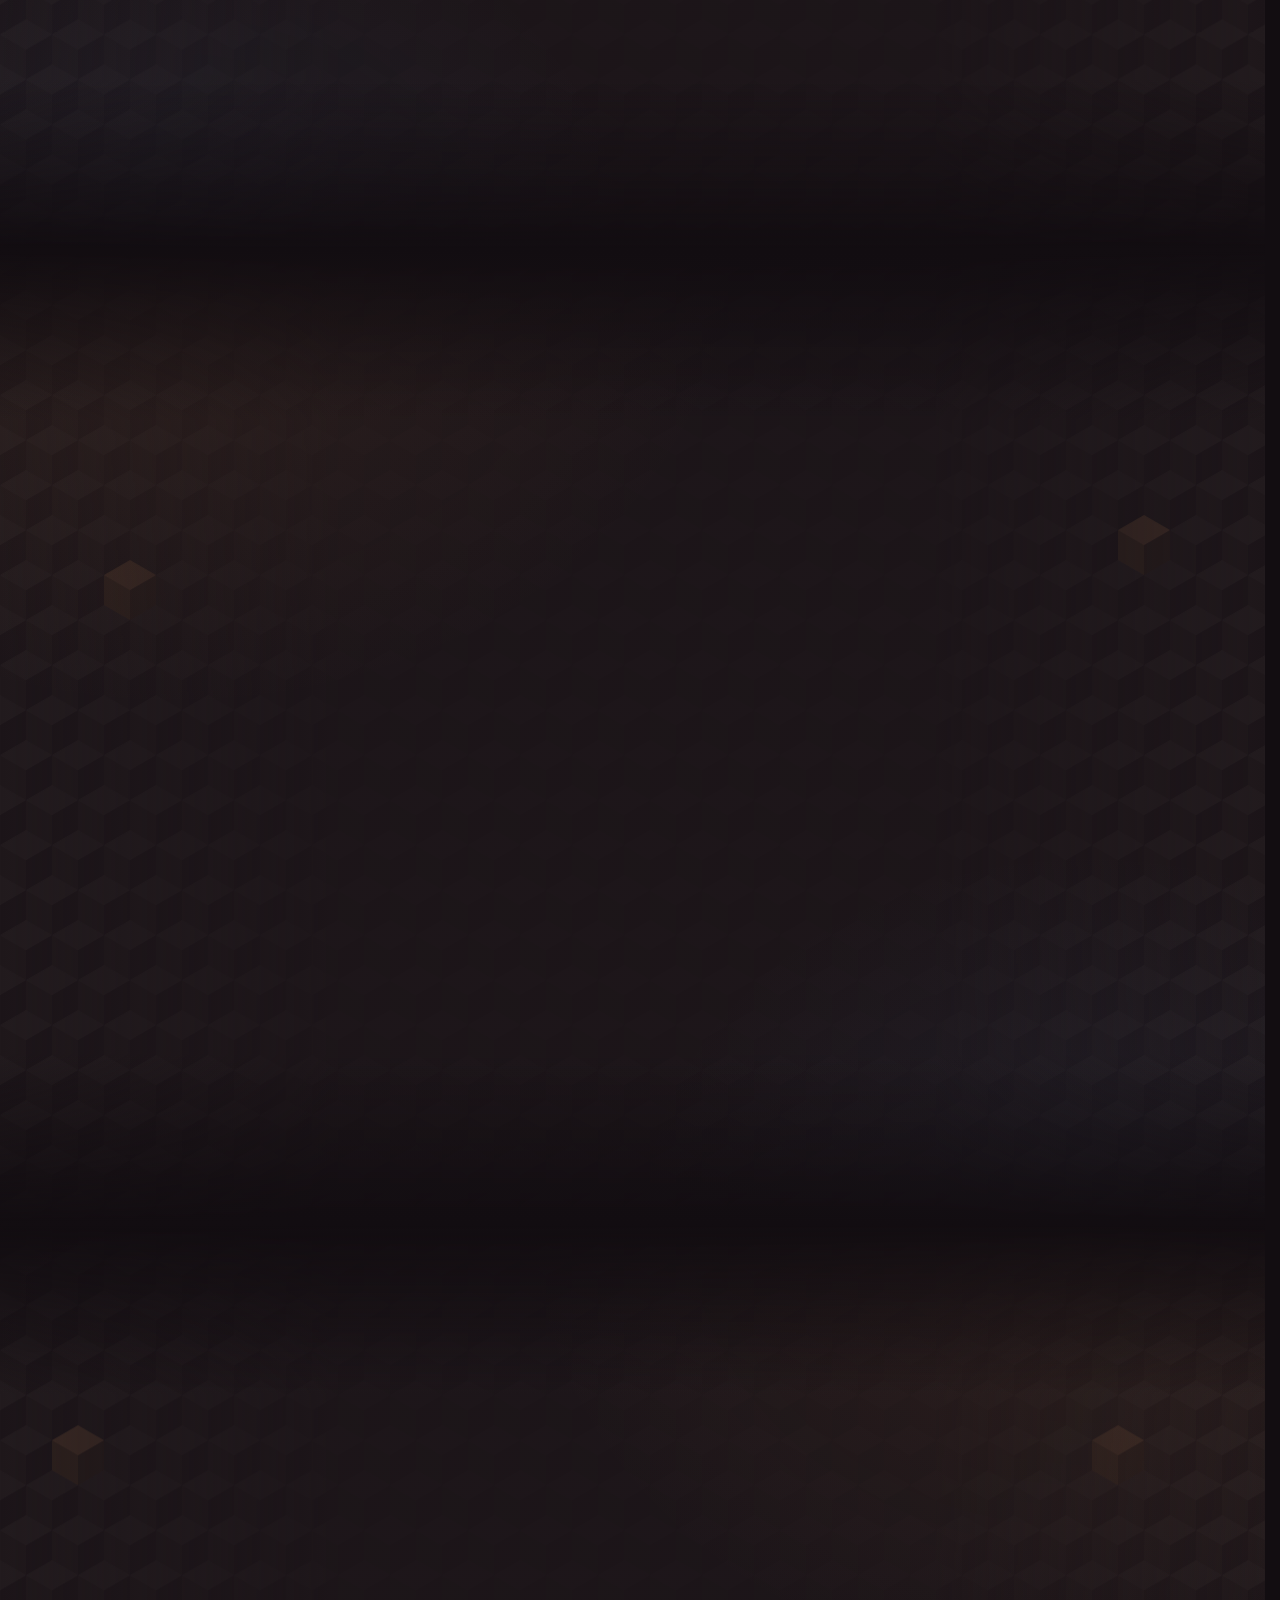
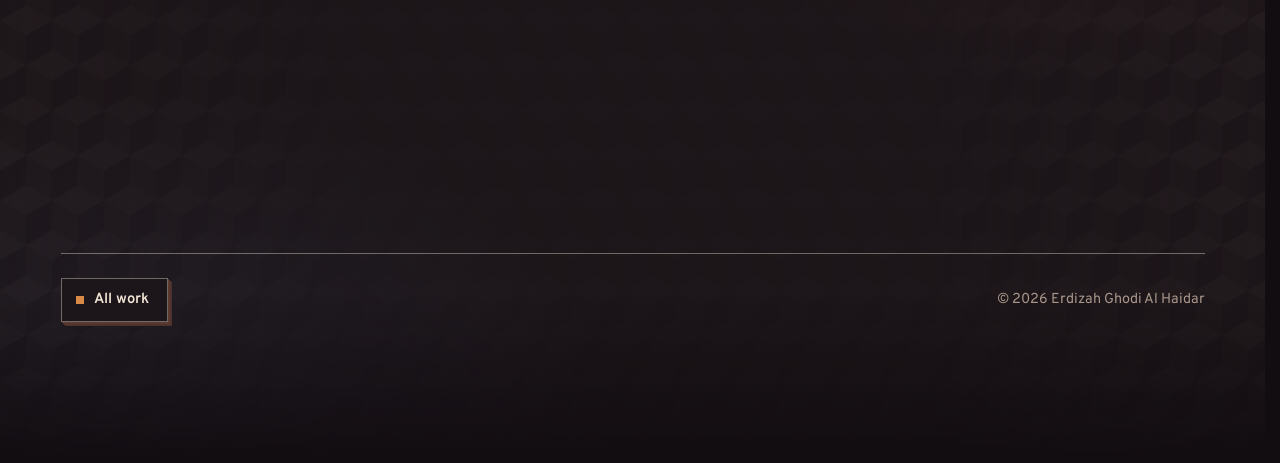
<file: project/teliti/index.html>
<!DOCTYPE html>
<html lang="en">
<head>
<meta charset="utf-8">
<meta name="viewport" content="width=device-width, initial-scale=1">
<title>TELITI · Erdizah Ghodi Al Haidar</title>
<meta name="description" content="TELITI scores job postings for scam risk and highlights the phrases behind the score: a multilingual transformer trained on English ads and calibrated for Indonesian ones.">
<link rel="canonical" href="https://erdizah.my.id/project/teliti/">
<meta name="theme-color" content="#120D11">
<script>document.documentElement.classList.add('js');</script>
<link rel="preconnect" href="https://fonts.googleapis.com">
<link rel="preconnect" href="https://fonts.gstatic.com" crossorigin>
<link href="https://fonts.googleapis.com/css2?family=Poppins:wght@600;700&amp;family=Overpass:wght@400..700&amp;family=Archivo:wght@400..700&amp;display=swap" rel="stylesheet">
<link rel="stylesheet" href="../../css/base.css">
<link rel="stylesheet" href="../../css/chrome.css">
<link rel="stylesheet" href="../../css/sections.css">
<link rel="stylesheet" href="../../css/work.css">
<link rel="stylesheet" href="../../css/project.css">
</head>
<body>
<a class="skip" href="#overview">Skip to content</a>
<div class="cursor" aria-hidden="true"><div class="cursor-scale"><div class="cursor-dir"><div class="cursor-cube"><i></i><i></i><i></i><i></i><i></i><i></i></div></div></div></div>

<header class="site-head has-back">
  <a class="back" href="../../#work"><span class="back-mark" aria-hidden="true"></span>All work</a>
  <div class="head-right">
  <button class="menu-btn" type="button" aria-expanded="false" aria-controls="menu">
    <span class="menu-label">Menu</span>
    <span class="menu-icon" aria-hidden="true"><span class="menu-cube"><i></i><i></i><i></i><i></i><i></i><i></i></span><span class="menu-x"></span></span>
  </button>
  </div>
</header>

<div class="menu" id="menu">
  <div class="menu-inner">
    <nav aria-label="Sections">
      <ul class="menu-list">
        <li><a href="../../#about"><span class="menu-word">About</span></a></li>
        <li><a href="../../#experience"><span class="menu-word">Experience</span></a></li>
        <li><a href="../../#work"><span class="menu-word">Work</span></a></li>
        <li><a href="../../#skills"><span class="menu-word">Skills</span></a></li>
        <li><a href="../../#contact"><span class="menu-word">Contact</span></a></li>
      </ul>
    </nav>
    <p class="menu-foot">Erdizah Ghodi Al Haidar, Computer Science, Universitas Gadjah Mada</p>
  </div>
</div>

<main>
  <section class="section pj-hero" aria-labelledby="pj-title">
    <div class="wrap">
      <p class="pj-kicker">AI product competition &middot; Team entry, semifinalist &middot; 2026</p>
      <header class="sec-head">
        <h1 id="pj-title">TELITI</h1>
      </header>
      <div class="pj-hero-grid">
        <div data-reveal>
          <p class="pj-lede">TELITI (Teknologi Evaluasi Lowongan dan Integritas) gives a job posting a scam-risk score and shows which phrases pushed it up. It is meant for Indonesian job seekers, yet the model never saw an Indonesian ad in training.</p>
          <dl class="facts">
            <dt>My part</dt><dd>[What you built]</dd>
            <dt>Team</dt><dd>Universitas Gadjah Mada students</dd>
            <dt>Data</dt><dd>EMSCAD (English job ads) for training; 195 real Indonesian ads, labelled twice by hand, for calibration and evaluation</dd>
            <dt>Stack</dt><dd>PyTorch, multilingual DistilBERT, a web API</dd>
          </dl>
        </div>
        <div class="pj-cover" data-reveal>
          <div class="cover" aria-hidden="true"><div class="stack"><!--cover:teliti--><svg class="layer" style="--i:0" viewBox="0 0 100 100" preserveAspectRatio="xMidYMid slice" xmlns="http://www.w3.org/2000/svg"><rect width="100" height="100" style="fill:var(--mid)"/><g fill="none" style="stroke:var(--soft)" stroke-width="0.5"><rect x="5.5" y="5.5" width="17" height="17"/><rect x="5.5" y="23.5" width="17" height="17"/><rect x="5.5" y="41.5" width="17" height="17"/><rect x="5.5" y="59.5" width="17" height="17"/><rect x="5.5" y="77.5" width="17" height="17"/><rect x="23.5" y="5.5" width="17" height="17"/><rect x="23.5" y="23.5" width="17" height="17"/><rect x="23.5" y="41.5" width="17" height="17"/><rect x="23.5" y="59.5" width="17" height="17"/><rect x="23.5" y="77.5" width="17" height="17"/><rect x="41.5" y="5.5" width="17" height="17"/><rect x="41.5" y="23.5" width="17" height="17"/><rect x="41.5" y="41.5" width="17" height="17"/><rect x="41.5" y="59.5" width="17" height="17"/><rect x="41.5" y="77.5" width="17" height="17"/><rect x="59.5" y="5.5" width="17" height="17"/><rect x="59.5" y="23.5" width="17" height="17"/><rect x="59.5" y="41.5" width="17" height="17"/><rect x="59.5" y="59.5" width="17" height="17"/><rect x="59.5" y="77.5" width="17" height="17"/><rect x="77.5" y="5.5" width="17" height="17"/><rect x="77.5" y="23.5" width="17" height="17"/><rect x="77.5" y="41.5" width="17" height="17"/><rect x="77.5" y="59.5" width="17" height="17"/><rect x="77.5" y="77.5" width="17" height="17"/></g></svg><svg class="layer" style="--i:1" viewBox="0 0 100 100" preserveAspectRatio="xMidYMid slice" xmlns="http://www.w3.org/2000/svg"><g style="fill:var(--ink)"><rect x="7" y="7" width="14" height="14"/><rect x="7" y="25" width="14" height="14"/><rect x="7" y="43" width="14" height="14"/><rect x="7" y="61" width="14" height="14"/><rect x="7" y="79" width="14" height="14"/><rect x="25" y="7" width="14" height="14"/><rect x="25" y="25" width="14" height="14"/><rect x="25" y="43" width="14" height="14"/><rect x="25" y="61" width="14" height="14"/><rect x="25" y="79" width="14" height="14"/><rect x="43" y="7" width="14" height="14"/><rect x="43" y="25" width="14" height="14"/><rect x="43" y="43" width="14" height="14"/><rect x="43" y="61" width="14" height="14"/><rect x="43" y="79" width="14" height="14"/><rect x="61" y="7" width="14" height="14"/><rect x="61" y="25" width="14" height="14"/><rect x="61" y="61" width="14" height="14"/><rect x="61" y="79" width="14" height="14"/><rect x="79" y="7" width="14" height="14"/><rect x="79" y="25" width="14" height="14"/><rect x="79" y="43" width="14" height="14"/><rect x="79" y="61" width="14" height="14"/><rect x="79" y="79" width="14" height="14"/></g><g style="fill:var(--paper)"><rect x="9.5" y="10" width="9" height="1.5"/><rect x="9.5" y="28" width="9" height="1.5"/><rect x="9.5" y="46" width="9" height="1.5"/><rect x="9.5" y="64" width="9" height="1.5"/><rect x="9.5" y="82" width="9" height="1.5"/><rect x="27.5" y="10" width="9" height="1.5"/><rect x="27.5" y="28" width="9" height="1.5"/><rect x="27.5" y="46" width="9" height="1.5"/><rect x="27.5" y="64" width="9" height="1.5"/><rect x="27.5" y="82" width="9" height="1.5"/><rect x="45.5" y="10" width="9" height="1.5"/><rect x="45.5" y="28" width="9" height="1.5"/><rect x="45.5" y="46" width="9" height="1.5"/><rect x="45.5" y="64" width="9" height="1.5"/><rect x="45.5" y="82" width="9" height="1.5"/><rect x="63.5" y="10" width="9" height="1.5"/><rect x="63.5" y="28" width="9" height="1.5"/><rect x="63.5" y="64" width="9" height="1.5"/><rect x="63.5" y="82" width="9" height="1.5"/><rect x="81.5" y="10" width="9" height="1.5"/><rect x="81.5" y="28" width="9" height="1.5"/><rect x="81.5" y="46" width="9" height="1.5"/><rect x="81.5" y="64" width="9" height="1.5"/><rect x="81.5" y="82" width="9" height="1.5"/></g><g style="fill:var(--soft)"><rect x="9.5" y="13.4" width="6" height="1.5"/><rect x="9.5" y="16.8" width="7.5" height="1.5"/><rect x="9.5" y="31.4" width="6" height="1.5"/><rect x="9.5" y="34.8" width="7.5" height="1.5"/><rect x="9.5" y="49.4" width="6" height="1.5"/><rect x="9.5" y="52.8" width="7.5" height="1.5"/><rect x="9.5" y="67.4" width="6" height="1.5"/><rect x="9.5" y="70.8" width="7.5" height="1.5"/><rect x="9.5" y="85.4" width="6" height="1.5"/><rect x="9.5" y="88.8" width="7.5" height="1.5"/><rect x="27.5" y="13.4" width="6" height="1.5"/><rect x="27.5" y="16.8" width="7.5" height="1.5"/><rect x="27.5" y="31.4" width="6" height="1.5"/><rect x="27.5" y="34.8" width="7.5" height="1.5"/><rect x="27.5" y="49.4" width="6" height="1.5"/><rect x="27.5" y="52.8" width="7.5" height="1.5"/><rect x="27.5" y="67.4" width="6" height="1.5"/><rect x="27.5" y="70.8" width="7.5" height="1.5"/><rect x="27.5" y="85.4" width="6" height="1.5"/><rect x="27.5" y="88.8" width="7.5" height="1.5"/><rect x="45.5" y="13.4" width="6" height="1.5"/><rect x="45.5" y="16.8" width="7.5" height="1.5"/><rect x="45.5" y="31.4" width="6" height="1.5"/><rect x="45.5" y="34.8" width="7.5" height="1.5"/><rect x="45.5" y="49.4" width="6" height="1.5"/><rect x="45.5" y="52.8" width="7.5" height="1.5"/><rect x="45.5" y="67.4" width="6" height="1.5"/><rect x="45.5" y="70.8" width="7.5" height="1.5"/><rect x="45.5" y="85.4" width="6" height="1.5"/><rect x="45.5" y="88.8" width="7.5" height="1.5"/><rect x="63.5" y="13.4" width="6" height="1.5"/><rect x="63.5" y="16.8" width="7.5" height="1.5"/><rect x="63.5" y="31.4" width="6" height="1.5"/><rect x="63.5" y="34.8" width="7.5" height="1.5"/><rect x="63.5" y="67.4" width="6" height="1.5"/><rect x="63.5" y="70.8" width="7.5" height="1.5"/><rect x="63.5" y="85.4" width="6" height="1.5"/><rect x="63.5" y="88.8" width="7.5" height="1.5"/><rect x="81.5" y="13.4" width="6" height="1.5"/><rect x="81.5" y="16.8" width="7.5" height="1.5"/><rect x="81.5" y="31.4" width="6" height="1.5"/><rect x="81.5" y="34.8" width="7.5" height="1.5"/><rect x="81.5" y="49.4" width="6" height="1.5"/><rect x="81.5" y="52.8" width="7.5" height="1.5"/><rect x="81.5" y="67.4" width="6" height="1.5"/><rect x="81.5" y="70.8" width="7.5" height="1.5"/><rect x="81.5" y="85.4" width="6" height="1.5"/><rect x="81.5" y="88.8" width="7.5" height="1.5"/></g></svg><svg class="layer" style="--i:2" viewBox="0 0 100 100" preserveAspectRatio="xMidYMid slice" xmlns="http://www.w3.org/2000/svg"><rect x="61" y="43" width="14" height="14" style="fill:var(--acc-fill)"/><g style="fill:var(--ink)"><rect x="63.5" y="46" width="9" height="1.5"/><rect x="63.5" y="49.4" width="6" height="1.5"/><rect x="63.5" y="52.8" width="7.5" height="1.5"/></g><rect x="56" y="38" width="24" height="24" fill="none" style="stroke:var(--ink)" stroke-width="1.3"/></svg><!--/cover:teliti--></div></div>
        </div>
      </div>
    </div>
  </section>

  <section class="section" id="overview" aria-labelledby="overview-title">
    <div class="wrap">
      <header class="sec-head">
        <h2 id="overview-title">Overview</h2>
      </header>
      <ul class="pj-stats">
        <li class="pj-stat" data-reveal><strong>0.93</strong><span>PR-AUC on 195 real Indonesian job ads, 36% of them scams</span></li>
        <li class="pj-stat" data-reveal><strong>0</strong><span>Indonesian ads used to train the model&rsquo;s weights</span></li>
        <li class="pj-stat" data-reveal><strong>458</strong><span>automated tests in the repository</span></li>
      </ul>
      <div class="pj-copy" data-reveal>
        <div>
          <p>Fake job ads cost people money and personal data, and they reach the people who can least afford it. Most scam detectors learn from English ads; TELITI tests whether one can carry over to Indonesian ads without Indonesian training data.</p>
          <p>Each result comes with its reasons: the phrases that raised the score are highlighted, so a job seeker can see why an ad looks risky instead of trusting a number.</p>
        </div>
        <p class="pj-aside">On the English test set a TF-IDF baseline still scores higher (PR-AUC 0.865 against 0.788). The transformer was kept because it carries over to Indonesian.</p>
      </div>
    </div>
  </section>

  <section class="section" id="how" aria-labelledby="how-title">
    <div class="wrap">
      <header class="sec-head">
        <h2 id="how-title">How it works</h2>
      </header>
      <ol class="pj-steps">
        <li class="pj-step" data-reveal><h3>Train on English</h3><p>A multilingual DistilBERT fine-tuned on EMSCAD, compared with logistic regression, linear SVM and gradient-boosting baselines.</p></li>
        <li class="pj-step" data-reveal><h3>Calibrate for Indonesia</h3><p>Indonesian ads never touch the model&rsquo;s weights. They set the probability calibration and the decision thresholds.</p></li>
        <li class="pj-step" data-reveal><h3>Explain every score</h3><p>Occlusion: each phrase is hidden in turn and the change in the model&rsquo;s margin shows how much it pushed the risk up.</p></li>
        <li class="pj-step" data-reveal><h3>Rules as advice</h3><p>Hand-written red-flag rules were tried inside the score, but they raised false alarms, so they are shown as hints and left out of the number.</p></li>
        <li class="pj-step" data-reveal><h3>Serve it</h3><p>A web API returns the score and the highlighted phrases for each ad.</p></li>
      </ol>
    </div>
  </section>

  <section class="section" id="results" aria-labelledby="results-title">
    <div class="wrap">
      <header class="sec-head">
        <h2 id="results-title">Results</h2>
      </header>
      <table class="pj-bars" data-reveal>
        <caption>PR-AUC on the 195-ad Indonesian holdout. Adding the rule layer to the score lowered it, which is why the rules are advisory only.</caption>
        <thead>
          <tr><th scope="col">Version</th><th scope="col" class="acc">PR-AUC</th></tr>
        </thead>
        <tbody>
          <tr class="is-best"><th scope="row">Model alone</th><td class="acc"><span class="pj-track"><span class="pj-bar" style="--v:.9258"></span><span class="pj-val">0.926</span></span></td></tr>
          <tr><th scope="row">Model with rules in the score</th><td class="acc"><span class="pj-track"><span class="pj-bar" style="--v:.8617"></span><span class="pj-val">0.862</span></span></td></tr>
        </tbody>
      </table>

      <footer class="pj-foot">
        <ul class="social" aria-label="More">
          <li><a class="soc" href="../../#work">All work</a></li>
        </ul>
        <p>&copy; 2026 Erdizah Ghodi Al Haidar</p>
      </footer>
    </div>
  </section>
</main>

<script src="../../js/util.js"></script>
<script src="../../js/selection.js"></script>
<script src="../../js/menu.js"></script>
<script src="../../js/background.js"></script>
<script src="../../js/reveal.js"></script>
<script src="../../js/cursor.js"></script>
</body>
</html>
</file>
<file: css/base.css>
/* Design tokens, reset and page-wide basics. */

:root {
  /* Layout: fly into a lit corridor of squares, read square tiles in the dark, end at a small city inside a cube.
     One dark palette, taken from the cover's night street: plum-black ground, cream text, amber paper light,
     lantern red, dark wood, slate and sky blue. */
  --void: #120D11;
  --bg: #1C1519;
  --bg-2: #261D22;
  --text: #F1E6D6;
  --muted: #A8968A;
  --line: rgba(241, 230, 214, .16);
  --line-strong: rgba(241, 230, 214, .4);
  --accent: #D98A48;
  --sky: #5B86C4;
  --slate: #2E4057;
  /* tokens the project covers draw with */
  --paper: #F1E6D6;
  --paper-hi: #D9C4A8;
  --ink: #1C1519;
  --mid: #3B5573;
  --soft: #B98A5C;
  --acc-fill: #D98A48;
  --acc-d: #D98A48;
  --acc-l: #C24E38;
  /* Control-style type: geometric caps for titles (Poppins, in the Avant Garde family of shapes),
     a road-sign face for labels (Overpass, from Highway Gothic), Archivo for reading. */
  --display: "Poppins", "Century Gothic", "Avant Garde", system-ui, sans-serif;
  --label: "Overpass", "Archivo", system-ui, sans-serif;
  --body: "Archivo", system-ui, -apple-system, "Segoe UI", Roboto, sans-serif;
  --gutter: clamp(16px, 4vw, 48px);
  color-scheme: dark;
}

*, *::before, *::after { box-sizing: border-box; }
html { scroll-behavior: smooth; background: var(--void); scrollbar-gutter: stable; }
body {
  margin: 0;
  background: var(--bg);
  color: var(--text);
  font-family: var(--body);
  font-size: 1.0625rem;
  line-height: 1.55;
  -webkit-font-smoothing: antialiased;
}
a { color: inherit; }
:focus-visible { outline: 2px solid var(--accent); outline-offset: 3px; }
/* Selected text: dark on the accent colour. Where the browser supports custom highlights, js/selection.js
   paints the selection itself so it can sweep in, and the native one stays transparent underneath. */
html:not(.sel-drawn) ::selection { background-color: var(--accent); color: var(--bg); }
.sel-drawn ::selection { background-color: transparent; }
::highlight(sel) { background-color: var(--accent); color: var(--bg); }
.wrap { max-width: 1240px; margin: 0 auto; padding: 0 var(--gutter); }
.skip {
  position: absolute; left: var(--gutter); top: -60px; z-index: 70;
  background: var(--accent); color: #000; padding: 10px 14px; font-weight: 700; text-decoration: none;
}
.skip:focus { top: 12px; }
.sr-only { position: absolute; width: 1px; height: 1px; overflow: hidden; clip-path: inset(50%); white-space: nowrap; }

@media (prefers-reduced-motion: reduce) {
  html { scroll-behavior: auto; }
}
</file>
<file: css/chrome.css>
/* Fixed interface: header, menu overlay and the cursor cube. */

/* Header */
.site-head {
  position: fixed; inset: 0 0 auto 0; z-index: 40;
  display: flex; justify-content: flex-end; align-items: center;
  padding: 16px var(--gutter);
  color: #fff; mix-blend-mode: difference; pointer-events: none;
}
.site-head a { pointer-events: auto; text-decoration: none; }
.site-head :focus-visible { outline-color: #fff; }
.head-right { display: flex; align-items: center; gap: 6px; }
.menu-btn {
  pointer-events: auto; display: inline-flex; align-items: center; gap: 12px;
  min-height: 44px; padding: 0 2px 0 10px;
  background: none; border: 0; color: inherit; cursor: pointer;
  font: 600 .98rem/1 var(--label);
}
.menu-icon { position: relative; width: 26px; height: 26px; perspective: 140px; display: grid; place-items: center; }
/* a wireframe cube; open, it turns face-on and becomes a square with a cross */
.menu-cube {
  position: relative; width: 15px; height: 15px; transform-style: preserve-3d;
  transform: rotateX(-30deg) rotateY(45deg);
  transition: transform .6s cubic-bezier(.2, .8, .2, 1);
}
.menu-cube i { position: absolute; inset: 0; border: 1.5px solid currentColor; }
.menu-cube i:nth-child(1) { transform: translateZ(7.5px); }
.menu-cube i:nth-child(2) { transform: rotateY(180deg) translateZ(7.5px); }
.menu-cube i:nth-child(3) { transform: rotateY(90deg) translateZ(7.5px); }
.menu-cube i:nth-child(4) { transform: rotateY(-90deg) translateZ(7.5px); }
.menu-cube i:nth-child(5) { transform: rotateX(90deg) translateZ(7.5px); }
.menu-cube i:nth-child(6) { transform: rotateX(-90deg) translateZ(7.5px); }
.menu-btn:hover .menu-cube { transform: rotateX(-30deg) rotateY(135deg); }
.menu-x { position: absolute; inset: 0; opacity: 0; transition: opacity .25s; }
.menu-x::before, .menu-x::after {
  content: ""; position: absolute; left: 50%; top: 50%; width: 11px; height: 1.5px;
  background: currentColor; transform: translate(-50%, -50%) rotate(45deg);
}
.menu-x::after { transform: translate(-50%, -50%) rotate(-45deg); }
.menu-open .menu-cube { transform: rotateX(0deg) rotateY(0deg) scale(1.35); }
.menu-open .menu-cube i:not(:first-child) { opacity: 0; }
.menu-open .menu-x { opacity: 1; transition-delay: .25s; }

.menu {
  position: fixed; inset: 0; z-index: 34;
  display: grid; align-content: safe center; overflow-y: auto;
  padding: 96px var(--gutter) 48px;
  background: rgba(18, 13, 17, .92);
  -webkit-backdrop-filter: blur(8px); backdrop-filter: blur(8px);
  opacity: 0; visibility: hidden;
  transition: opacity .3s, visibility 0s linear .3s;
}
.menu-open .menu { opacity: 1; visibility: visible; transition: opacity .3s; }
.menu-inner { width: 100%; max-width: 1240px; margin: 0 auto; display: grid; gap: clamp(32px, 6vh, 64px); }
.menu-list { list-style: none; margin: 0; padding: 0; border-top: 1.5px solid var(--line-strong); }
.menu-list li { border-bottom: 1.5px solid var(--line-strong); }
.menu-list a {
  display: grid; grid-template-columns: minmax(0, 1fr) minmax(0, 22rem); gap: 8px 32px; align-items: baseline;
  padding: clamp(12px, 2.4vh, 22px) 0; text-decoration: none;
  transform: translateY(14px); opacity: 0;
  transition: transform .5s cubic-bezier(.2, .8, .2, 1), opacity .4s;
}
.menu-open .menu-list a { transform: none; opacity: 1; }
.menu-open .menu-list li:nth-child(2) a { transition-delay: .05s; }
.menu-open .menu-list li:nth-child(3) a { transition-delay: .1s; }
.menu-open .menu-list li:nth-child(4) a { transition-delay: .15s; }
.menu-open .menu-list li:nth-child(5) a { transition-delay: .2s; }
.menu-word {
  font-family: var(--display); font-weight: 700; text-transform: uppercase;
  font-size: clamp(2.2rem, min(6.4vw, 8.5vh), 5rem); line-height: 1; letter-spacing: -.04em;
}
.menu-note { color: var(--muted); font-family: var(--label); font-size: .98rem; }
.menu-list a:hover .menu-note { color: var(--text); }
.menu-foot { margin: 0; color: var(--muted); font-family: var(--label); font-size: .9rem; }
.menu-open .cursor { z-index: 36; }
@media (max-width: 640px) { .menu-list a { grid-template-columns: 1fr; } }

/* Cursor cube */
.cursor {
  position: fixed; left: 0; top: 0; z-index: 25; width: 0; height: 0;
  pointer-events: none; mix-blend-mode: difference; opacity: 0; transition: opacity .25s;
}
.cursor.is-on { opacity: 1; }
/* hidden over the opening corridor; it fades in once the corridor is scrolled away */
.cursor.is-hidden { opacity: 0; }
.cursor-scale {
  position: absolute; left: -11px; top: -11px; width: 22px; height: 22px;
  perspective: 700px; transform-style: preserve-3d;
  transition: transform .35s cubic-bezier(.2, .8, .2, 1);
}
.cursor.is-down .cursor-scale { transform: scale(.7); }
.cursor.is-dock .cursor-scale { transform: none; }
/* while docked on a menu item it rises above the page blocks, still under the header */
.cursor.is-dock { z-index: 35; }
.cursor.is-back .cursor-scale { transform: none; perspective: 2200px; }
.cursor-cube i { transition: background-color .25s; }
/* as a card's body the cube turns a quiet grey, so its sides read as depth, not as a second object */
.cursor.is-back .cursor-cube i { background: #7c7c7c; }
.cursor.is-back .cursor-cube i:nth-child(n+5) { background: #555555; }
.cursor-dir { position: absolute; inset: 0; transform-style: preserve-3d; }
.cursor-cube { position: relative; width: 100%; height: 100%; transform-style: preserve-3d; transform: rotateX(-28deg) rotateY(40deg); }
.cursor-cube i { position: absolute; inset: 0; background: #fff; backface-visibility: hidden; }
.cursor-cube i:nth-child(1) { transform: translateZ(11px); }
.cursor-cube i:nth-child(2) { transform: rotateY(180deg) translateZ(11px); }
.cursor-cube i:nth-child(3) { transform: rotateY(90deg) translateZ(11px); background: #b8b8b8; }
.cursor-cube i:nth-child(4) { transform: rotateY(-90deg) translateZ(11px); background: #b8b8b8; }
.cursor-cube i:nth-child(5) { transform: rotateX(90deg) translateZ(11px); background: #7c7c7c; }
.cursor-cube i:nth-child(6) { transform: rotateX(-90deg) translateZ(11px); background: #7c7c7c; }
/* the wireframe that trails the pointer while the solid cube waits */
.cursor-wire {
  position: fixed; left: 0; top: 0; z-index: 25; width: 0; height: 0;
  pointer-events: none; mix-blend-mode: difference; opacity: 0; perspective: 700px;
}
.cursor-wire-cube {
  position: absolute; left: -11px; top: -11px; width: 22px; height: 22px;
  transform-style: preserve-3d; transform: rotateX(-28deg) rotateY(40deg);
}
.cursor-wire-cube i { position: absolute; inset: 0; border: 1.5px solid #fff; }
.cursor-wire-cube i:nth-child(1) { transform: translateZ(11px); }
.cursor-wire-cube i:nth-child(2) { transform: rotateY(180deg) translateZ(11px); }
.cursor-wire-cube i:nth-child(3) { transform: rotateY(90deg) translateZ(11px); }
.cursor-wire-cube i:nth-child(4) { transform: rotateY(-90deg) translateZ(11px); }
.cursor-wire-cube i:nth-child(5) { transform: rotateX(90deg) translateZ(11px); }
.cursor-wire-cube i:nth-child(6) { transform: rotateX(-90deg) translateZ(11px); }
@media (hover: none), (pointer: coarse) { .cursor, .cursor-wire { display: none; } }
/* These sit one layer above the cursor, so the cube slips behind them. */
.cover, .cube-scene, .skill, .city { position: relative; z-index: 30; }

@media (prefers-reduced-motion: reduce) {
  .cursor-scale, .menu, .menu-list a, .menu-cube { transition: none; }
}
</file>
<file: css/hero.css>
/* The opening: corridor canvas, name, scroll cue, interface toggle, opening shot and loading screen. */

/* Hero */
.hero {
  position: relative; overflow: hidden;
  height: 100vh; height: 100svh; min-height: 560px;
  background: var(--void); color: var(--text);
}
.corridor { position: absolute; inset: 0; width: 100%; height: 100%; display: block; }
/* the jumper can be picked up: a hand over it, a closed hand while carrying it */
.hero.can-grab { cursor: grab; }
.hero.is-carrying { cursor: grabbing; }
/* darkens the top and bottom so the header and the name stay readable; a static layer, so it costs nothing per frame */
.hero::after {
  content: ""; position: absolute; inset: 0; z-index: 1; pointer-events: none;
  background: linear-gradient(180deg, rgba(0, 0, 0, .85), rgba(0, 0, 0, .6) 7.5%, transparent 17%, transparent 50%, rgba(0, 0, 0, .45) 75%, rgba(0, 0, 0, .82) 92%, var(--void));
  transition: opacity .4s;
}
.hud-off .hero::after { opacity: 0; }
.hero-name {
  /* one line, centred under the corridor and fitted to the full width (see fitName) */
  position: absolute; left: var(--gutter); right: var(--gutter); bottom: clamp(84px, 12vh, 124px);
  margin: 0; text-align: center; white-space: nowrap;
  font-family: var(--display); font-weight: 700; text-transform: uppercase;
  font-size: clamp(2.5rem, 7vw, 9rem); line-height: .92; letter-spacing: -.04em;
  color: var(--text); text-shadow: 0 2px 30px rgba(0, 0, 0, .5);
  transform-origin: 50% 100%; will-change: transform, opacity; z-index: 2;
}
.scroll-cue {
  position: absolute; left: 50%; bottom: clamp(18px, 3.5vh, 32px); z-index: 2; transform: translateX(-50%);
  display: flex; flex-direction: column; align-items: center; gap: 6px;
  min-width: 44px; min-height: 44px; padding: 2px 0;
  color: var(--text); text-decoration: none; font-family: var(--label); font-size: .82rem; font-weight: 600;
  transition: opacity .3s;
}
/* a wireframe cube with an amber top that rolls forward and drops a step, over and over */
.cue-cube { position: relative; width: 24px; height: 24px; perspective: 140px; display: grid; place-items: center; }
.cue-drop { display: block; transform-style: preserve-3d; animation: cue-drop 2.2s cubic-bezier(.65, 0, .35, 1) infinite; }
.cue-iso { display: block; transform-style: preserve-3d; transform: rotateX(-24deg) rotateY(36deg); }
.cue-roll { display: block; position: relative; width: 11px; height: 11px; transform-style: preserve-3d; animation: cue-roll 2.2s cubic-bezier(.65, 0, .35, 1) infinite; }
.cue-roll i { position: absolute; inset: 0; border: 1.5px solid currentColor; }
.cue-roll i:nth-child(1) { transform: translateZ(5.5px); }
.cue-roll i:nth-child(2) { transform: rotateY(180deg) translateZ(5.5px); }
.cue-roll i:nth-child(3) { transform: rotateY(90deg) translateZ(5.5px); }
.cue-roll i:nth-child(4) { transform: rotateY(-90deg) translateZ(5.5px); }
.cue-roll i:nth-child(5) { transform: rotateX(90deg) translateZ(5.5px); background: var(--accent); border-color: var(--accent); }
.cue-roll i:nth-child(6) { transform: rotateX(-90deg) translateZ(5.5px); }
@keyframes cue-drop {
  0% { transform: translateY(-4px); opacity: 0; }
  18% { opacity: 1; }
  70% { transform: translateY(5px); opacity: 1; }
  100% { transform: translateY(5px); opacity: 0; }
}
@keyframes cue-roll { 0% { transform: rotateX(0deg); } 70%, 100% { transform: rotateX(-90deg); } }

/* Hide HUD: a small eye in the header clears the name, header and scroll cue off the corridor */
.hud-btn {
  pointer-events: auto; display: grid; place-items: center; width: 44px; height: 44px;
  background: none; border: 0; padding: 0; color: inherit; cursor: pointer;
  transition: opacity .3s, visibility 0s;
}
.hud-btn svg { width: 22px; height: 22px; display: block; }
.hud-btn:hover svg { transform: scale(1.1); }
/* only meaningful over the corridor, and out of the way while the menu is open */
.past-hero .hud-btn, .menu-open .hud-btn { opacity: 0; visibility: hidden; pointer-events: none; transition: opacity .3s, visibility 0s linear .3s; }
.hero:focus { outline: none; }
.site-head, .hero-name, .scroll-cue { transition: opacity .4s, visibility 0s; }
.hud-off .site-head, .hud-off .hero-name, .hud-off .scroll-cue {
  opacity: 0 !important; visibility: hidden; pointer-events: none;
  transition: opacity .4s, visibility 0s linear .4s;
}

/* Opening shot: film bars, the name letter by letter from the middle out, then the interface */
.hero-fit .w { white-space: nowrap; }
.hero-fit .ch { display: inline-block; }
.cine-bars { display: none; }
.intro-pre .cine-bars { display: block; position: fixed; inset: 0; z-index: 41; pointer-events: none; }
.cine-bars i { position: absolute; left: 0; right: 0; height: 9vh; background: var(--void); transition: transform 1.8s cubic-bezier(.65, 0, .35, 1); }
.cine-bars i:first-child { top: 0; transform-origin: 50% 0; }
.cine-bars i:last-child { bottom: 0; transform-origin: 50% 100%; }
.bars-out .cine-bars i { transform: scaleY(0); }
.intro-fast .cine-bars i { transition-duration: .45s; }
.intro-pre .hero-fit .ch { opacity: 0; transform: translateY(.38em) scale(1.08); filter: blur(14px); }
.intro-pre.name-in .hero-fit .ch {
  opacity: 1; transform: none; filter: blur(0);
  transition: opacity 1.6s cubic-bezier(.22, 1, .36, 1) var(--d), transform 2.4s cubic-bezier(.22, 1, .36, 1) var(--d), filter 1.9s cubic-bezier(.22, 1, .36, 1) var(--d);
}
@media (hover: none), (pointer: coarse) { .intro-pre .hero-fit .ch { filter: none; } }
.intro-pre .site-head, .intro-pre .scroll-cue { opacity: 0; pointer-events: none; }
.intro-pre.ui-in .site-head, .intro-pre.ui-in .scroll-cue { opacity: 1; pointer-events: auto; transition: opacity 1.4s ease; }
.intro-pre.ui-in .site-head { pointer-events: none; }
.intro-pre.intro-fast .site-head, .intro-pre.intro-fast .scroll-cue { transition-duration: .4s; }

/* Loading screen: eight blocks that come apart and lock back into a cube */
.loader { display: none; }
.js .loader {
  position: fixed; inset: 0; z-index: 80;
  display: grid; place-content: center; justify-items: center; gap: 30px;
  background: var(--void);
  transition: opacity .9s ease, visibility 0s linear .9s;
  animation: loader-failsafe .5s ease 8s forwards;
}
.is-loaded .loader { opacity: 0; visibility: hidden; }
.is-loading { overflow: hidden; }
@keyframes loader-failsafe { to { opacity: 0; visibility: hidden; } }
.loader-scene { width: 96px; height: 96px; perspective: 600px; display: grid; place-items: center; }
.loader-cube { position: relative; width: 18px; height: 18px; transform-style: preserve-3d; animation: loader-spin 7s linear infinite; }
.is-loaded .loader-cube { animation-play-state: paused; }
@keyframes loader-spin { from { transform: rotateX(-28deg) rotateY(0deg); } to { transform: rotateX(-28deg) rotateY(360deg); } }
.lc { position: absolute; inset: 0; transform-style: preserve-3d; animation: lc-breathe 1.7s cubic-bezier(.65, 0, .35, 1) infinite; }
@keyframes lc-breathe {
  0%, 100% { transform: translate3d(calc(var(--x) * 9px), calc(var(--y) * 9px), calc(var(--z) * 9px)); }
  50% { transform: translate3d(calc(var(--x) * 16px), calc(var(--y) * 16px), calc(var(--z) * 16px)); }
}
.lc i { position: absolute; inset: 0; }
.lc i:nth-child(1) { transform: translateZ(9px); background: #52312F; }
.lc i:nth-child(2) { transform: rotateY(180deg) translateZ(9px); background: #3D2C2E; }
.lc i:nth-child(3) { transform: rotateY(90deg) translateZ(9px); background: #302125; }
.lc i:nth-child(4) { transform: rotateY(-90deg) translateZ(9px); background: #5C3A30; }
.lc i:nth-child(5) { transform: rotateX(90deg) translateZ(9px); background: #F1E6D6; }
.lc i:nth-child(6) { transform: rotateX(-90deg) translateZ(9px); background: #261D22; }
.lc.hot i:nth-child(1) { background: #D98A48; }
.lc.hot i:nth-child(2) { background: #CF8044; }
.lc.hot i:nth-child(3) { background: #C47640; }
.lc.hot i:nth-child(4) { background: #E9A85A; }
.lc.hot i:nth-child(5) { background: #F2C48A; }
.loader-text { margin: 0; color: var(--muted); font-family: var(--label); font-size: .9rem; font-weight: 600; }

@media (max-width: 520px) {
  .hero-name { white-space: normal; text-wrap: balance; font-size: clamp(2.2rem, 11vw, 3.4rem); line-height: .92; bottom: 100px; }
}
@media (prefers-reduced-motion: reduce) {
  .cue-drop, .cue-roll { animation: none; }
  .lc, .loader-cube { animation: none; }
  .loader-cube { transform: rotateX(-28deg) rotateY(40deg); }
  .lc { transform: translate3d(calc(var(--x) * 9px), calc(var(--y) * 9px), calc(var(--z) * 9px)); }
}
</file>
<file: css/sections.css>
/* What every section shares: frame and heading, the cube field and lighting behind it, and the entrances. */

/* Sections */
.section { padding: clamp(80px, 11vw, 150px) 0; }
.section.alt { background: var(--bg); }
.sec-head {
  display: grid; grid-template-columns: minmax(0, 1fr);
  gap: 16px 48px; align-items: end;
  margin-bottom: clamp(40px, 6vw, 80px); padding-bottom: 24px;
  border-bottom: 3px solid var(--text);
}
.sec-head h2, .sec-head h1 {
  margin: 0;
  font-family: var(--display); font-weight: 700; text-transform: uppercase;
  font-size: clamp(2.4rem, 6.6vw, 5.4rem); line-height: .94; letter-spacing: -.04em; text-wrap: balance;
}
.sec-head p { margin: 0; color: var(--muted); }
.sub-h {
  margin: 0 0 18px;
  font-family: var(--display); font-weight: 600; letter-spacing: -.01em; font-size: 1.65rem; line-height: 1.1;
}

/* Background: a faint field of isometric cubes (the tumbling-blocks illusion) behind every section under the
   cover, fullest at the sides and thinner behind the text, with a few cubes slowly lighting up. It drifts a
   little slower than the page, so it reads as a layer further back. */
.section { position: relative; }
.section > .wrap { position: relative; }
.section { --veil: rgba(28, 21, 25, .75); }
.section.alt { --veil: rgba(28, 21, 25, .75); }
.section.contact { --veil: rgba(0, 0, 0, .75); }
.bg-field { position: absolute; inset: 0; overflow: hidden; pointer-events: none; }
/* Lighting, top layer first: each section fades up from black and back down to it, so sections meet in a dip
   to black like cuts between shots; an amber key light (the corridor's colour) spills in from a top corner, on
   alternate sides from one section to the next, with a blue fill low on the other side; and a veil in the
   section's own colour thins the cube field behind the text. */
.bg-field { --key-x: 86%; }
.section:nth-of-type(odd) .bg-field { --key-x: 14%; }
.bg-field::after {
  content: ""; position: absolute; inset: 0;
  background:
    linear-gradient(180deg, var(--void), rgba(0, 0, 0, 0) 170px, rgba(0, 0, 0, 0) calc(100% - 170px), var(--void)),
    radial-gradient(ellipse 62% 640px at var(--key-x) 0, rgba(217, 138, 72, .085), rgba(217, 138, 72, 0) 72%),
    radial-gradient(ellipse 50% 520px at calc(100% - var(--key-x)) 100%, rgba(91, 134, 196, .08), rgba(91, 134, 196, 0) 72%),
    linear-gradient(90deg, transparent, var(--veil) 26%, var(--veil) 74%, transparent);
}
.bg-field-in {
  position: absolute; left: 0; right: 0; top: -260px; bottom: -260px;
  background: url("data:image/svg+xml,%3Csvg xmlns='http://www.w3.org/2000/svg' width='52' height='90' viewBox='0 0 52 90'%3E%3Cpath fill='%23F1E6D6' fill-opacity='.03' d='M0 -30L26 -15L0 0L-26 -15ZM52 -30L78 -15L52 0L26 -15ZM26 15L52 30L26 45L0 30ZM0 60L26 75L0 90L-26 75ZM52 60L78 75L52 90L26 75Z'/%3E%3Cpath fill='%23F1E6D6' fill-opacity='.016' d='M-26 -15L0 0L0 30L-26 15ZM26 -15L52 0L52 30L26 15ZM0 30L26 45L26 75L0 60ZM-26 75L0 90L0 120L-26 105ZM26 75L52 90L52 120L26 105Z'/%3E%3Cpath fill='%23F1E6D6' fill-opacity='.006' d='M0 0L26 -15L26 15L0 30ZM52 0L78 -15L78 15L52 30ZM26 45L52 30L52 60L26 75ZM0 90L26 75L26 105L0 120ZM52 90L78 75L78 105L52 120Z'/%3E%3C/svg%3E") 0 0 / 52px 90px;
}
.has-drift .bg-field-in { will-change: transform; }
.bg-lit { position: absolute; width: 52px; height: 60px; color: var(--accent); opacity: .3; }
.has-drift .bg-lit { animation: bg-lit 9s ease-in-out infinite; }
.bg-lit svg { display: block; fill: currentColor; }
@keyframes bg-lit { 0%, 100% { opacity: .15; } 50% { opacity: .55; } }

/* Section entrances: a block pops up beside a heading, stretches across it, uncovers the words as it slides
   off, folds back into a block and vanishes. Then the rule under the heading draws in and the content rises.
   Only with JS and motion on; otherwise everything is simply there. */
.rv { position: relative; display: inline-block; max-width: 100%; }
.rv-block { display: none; }
.reveal-on .rv-block {
  display: block; position: absolute; top: 0; bottom: 0; left: -.04em; right: -.04em;
  background: var(--accent); pointer-events: none;
  transform-origin: 0 50%; transform: scale(0, 0);
}
.reveal-on .rv-text { opacity: 0; }
.reveal-on .rv.in .rv-block { animation: rv-block 1.2s both; }
.reveal-on .rv.in .rv-text { animation: rv-text 1.2s linear both; }
@keyframes rv-block {
  0% { transform: translateX(calc(var(--sq) * 50%)) scale(0, 0); animation-timing-function: cubic-bezier(.34, 1.56, .64, 1); }
  17% { transform: translateX(0) scale(var(--sq), 1); }
  25% { transform: translateX(0) scale(var(--sq), 1); animation-timing-function: cubic-bezier(.65, 0, .35, 1); }
  50% { transform: translateX(0) scale(1, 1); }
  57% { transform: translateX(0) scale(1, 1); animation-timing-function: cubic-bezier(.65, 0, .35, 1); }
  83% { transform: translateX(calc((1 - var(--sq)) * 100%)) scale(var(--sq), 1); animation-timing-function: cubic-bezier(.55, 0, 1, .45); }
  100% { transform: translateX(calc((1 - var(--sq) / 2) * 100%)) scale(0, 0); }
}
@keyframes rv-text { 0%, 53% { opacity: 0; } 54%, 100% { opacity: 1; } }
.reveal-on .sec-head { position: relative; border-bottom-color: transparent; }
.reveal-on .sec-head::after {
  content: ""; position: absolute; left: 0; right: 0; bottom: -3px; height: 3px; background: var(--text);
  transform: scaleX(0); transform-origin: 0 50%;
}
.reveal-on .sec-head.in::after { transform: none; transition: transform 1s cubic-bezier(.65, 0, .35, 1) .62s; }
.reveal-on .rv-up { opacity: 0; transform: translateY(var(--rv-y, 24px)); }
.reveal-on .rv-up.in {
  opacity: 1; transform: none;
  transition: opacity .8s cubic-bezier(.22, 1, .36, 1) var(--rv-d, 0s), transform 1.1s cubic-bezier(.22, 1, .36, 1) var(--rv-d, 0s);
}

/* Fact list: label and value rows */
.facts { display: grid; grid-template-columns: max-content 1fr; margin: 36px 0 0; border-top: 1px solid var(--line-strong); }
.facts dt, .facts dd { padding: 14px 0; border-bottom: 1px solid var(--line-strong); }
.facts dt { color: var(--muted); font-family: var(--label); font-size: .92rem; padding-right: 36px; }
.facts dd { margin: 0; }

/* Block buttons (quick links under About, links on project pages): small extruded blocks that lift when hovered */
.social { list-style: none; margin: 32px 0 0; padding: 0; display: flex; flex-wrap: wrap; gap: 14px 16px; }
.soc {
  display: inline-flex; align-items: center; gap: 10px; min-height: 44px; padding: 0 18px 0 14px;
  background: var(--bg); color: var(--text); text-decoration: none;
  border: 1.5px solid var(--line-strong);
  font: 600 .92rem/1 var(--label);
  box-shadow: 1px 1px 0 #5C3A30, 2px 2px 0 #57372E, 3px 3px 0 #51342D, 4px 4px 0 #4A312C;
  transition: transform .25s cubic-bezier(.2, .8, .2, 1), box-shadow .25s cubic-bezier(.2, .8, .2, 1), border-color .25s;
}
.soc::before { content: ""; flex: none; width: 8px; height: 8px; background: var(--accent); }
.soc:hover {
  transform: translate(-2px, -2px); border-color: var(--text);
  box-shadow: 1px 1px 0 #5C3A30, 2px 2px 0 #57372E, 3px 3px 0 #51342D, 4px 4px 0 #4A312C, 5px 5px 0 #422E2B, 6px 6px 0 #3D2C2E;
}
.soc:active { transform: translate(1px, 1px); box-shadow: 1px 1px 0 #5C3A30, 2px 2px 0 #57372E; }

@media (max-width: 860px) {
  .sec-head { grid-template-columns: 1fr; }
}
@media (max-width: 520px) {
  .social { display: grid; grid-template-columns: 1fr 1fr; }
}
@media (prefers-reduced-motion: reduce) {
  .has-drift .bg-lit { animation: none; opacity: .3; }
}
</file>
<file: css/about.css>
/* About: the topic cube, facts and quick links. */

/* About */
.about-grid {
  display: grid; grid-template-columns: minmax(0, 5fr) minmax(0, 7fr);
  gap: clamp(48px, 7vw, 110px); align-items: center;
}
.about-copy p { margin: 0 0 1em; max-width: 62ch; }
.cube-wrap { display: grid; justify-items: center; gap: 28px; }
.cube-scene {
  --s: clamp(200px, 25vw, 310px);
  width: var(--s); height: var(--s); margin: calc(var(--s) * .3) 0;
  perspective: 1100px; cursor: grab; touch-action: pan-y; user-select: none;
}
.cube-scene.is-dragging { cursor: grabbing; }
.cube { position: relative; width: 100%; height: 100%; transform-style: preserve-3d; transform: rotateX(-22deg) rotateY(38deg); }
.face {
  position: absolute; inset: 0; display: flex; align-items: flex-end; padding: 10px;
  backface-visibility: hidden; box-shadow: inset 0 0 0 1px rgba(0, 0, 0, .25);
}
.face-art { position: absolute; inset: 0; width: 100%; height: 100%; display: block; }
.face span {
  position: relative; background: #120D11; color: #F1E6D6;
  padding: 5px 9px 3px; font-family: var(--label); font-weight: 700; font-size: .88rem; line-height: 1.2;
}
.f1 { transform: rotateY(0deg) translateZ(calc(var(--s) / 2)); background: #5B86C4; }
.f2 { transform: rotateY(90deg) translateZ(calc(var(--s) / 2)); background: #F1E6D6; }
.f3 { transform: rotateY(180deg) translateZ(calc(var(--s) / 2)); background: #945C48; }
.f4 { transform: rotateY(-90deg) translateZ(calc(var(--s) / 2)); background: #C24E38; }
.f5 { transform: rotateX(90deg) translateZ(calc(var(--s) / 2)); background: #D98A48; }
.f6 { transform: rotateX(-90deg) translateZ(calc(var(--s) / 2)); background: #120D11; }
.cube-note { margin: 0; color: var(--muted); font-family: var(--label); font-size: .9rem; }

@media (max-width: 860px) {
  .about-grid { grid-template-columns: 1fr; }
}
</file>
<file: css/experience.css>
/* Experience: the timeline of blocks. */

/* Experience: a column of blocks, newest on top, joined by a rail; a role still held has a lit block */
.xp { --xp-gap: clamp(44px, 5.5vw, 72px); list-style: none; margin: 0; padding: 0; }
.xp-item {
  display: grid; grid-template-columns: minmax(150px, 220px) 30px minmax(0, 1fr);
  gap: 0 clamp(18px, 2.6vw, 36px); padding-bottom: var(--xp-gap);
}
.xp-item:last-child { padding-bottom: 0; }
.xp-time {
  grid-column: 1; grid-row: 1; margin: 0; padding-top: 7px; text-align: right;
  color: var(--muted); font-family: var(--label); font-size: .92rem; font-weight: 600; font-variant-numeric: tabular-nums;
}
.xp-node { grid-column: 2; grid-row: 1; position: relative; align-self: stretch; }
.xp-node::before {
  content: ""; position: absolute; top: 6px; left: 2px; width: 22px; height: 22px;
  background: var(--bg); border: 1.5px solid var(--line-strong);
  box-shadow: 1px 1px 0 #5C3A30, 2px 2px 0 #57372E, 3px 3px 0 #51342D, 4px 4px 0 #4A312C, 5px 5px 0 rgba(241, 230, 214, .2);
  transition: transform .35s cubic-bezier(.2, .8, .2, 1), box-shadow .35s cubic-bezier(.2, .8, .2, 1);
}
.xp-node::after { content: ""; position: absolute; top: 40px; bottom: calc(-1 * var(--xp-gap) + 6px); left: 13px; width: 1.5px; background: var(--line-strong); }
.xp-item:last-child .xp-node::after { display: none; }
.xp-item.is-now .xp-node::before {
  background: var(--accent); border-color: var(--accent);
  box-shadow: 1px 1px 0 #CF8044, 2px 2px 0 #C47640, 3px 3px 0 #B86B3D, 4px 4px 0 #A9603A, 5px 5px 0 #9A5537;
}
.xp-item:hover .xp-node::before { transform: translate(-2px, -2px); }
.xp-body { grid-column: 3; grid-row: 1; display: grid; gap: 8px; align-content: start; }
.xp-body h3 { margin: 0; font-family: var(--display); font-weight: 600; font-size: 1.6rem; line-height: 1.15; letter-spacing: -.01em; }
.xp-org { margin: 0; color: var(--muted); font-family: var(--label); font-size: .98rem; }
.xp-body > p:not(.xp-org) { margin: 4px 0 0; max-width: 64ch; }
@media (max-width: 640px) {
  .xp-item { grid-template-columns: 30px minmax(0, 1fr); gap: 0 16px; }
  .xp-time { grid-column: 2; grid-row: 1; text-align: left; padding-top: 4px; margin-bottom: 6px; }
  .xp-node { grid-column: 1; grid-row: 1 / span 2; }
  .xp-body { grid-column: 2; grid-row: 2; }
}
</file>
<file: css/work.css>
/* Selected work: project tiles with layered covers, and the list of more projects. */

/* Work tiles */
.grid {
  display: grid;
  grid-template-columns: repeat(auto-fill, minmax(min(100%, 320px), 1fr));
  gap: clamp(48px, 5vw, 72px) clamp(24px, 3vw, 40px);
}
.tile { display: grid; gap: 22px; align-content: start; }
.cover { aspect-ratio: 1; perspective: 2200px; --rx: 0deg; --ry: 0deg; --lift: 0px; }
.stack {
  position: relative; width: 100%; height: 100%;
  transform-style: preserve-3d;
  transform: rotateX(var(--rx)) rotateY(var(--ry));
}
.layer {
  position: absolute; inset: 0; width: 100%; height: 100%; display: block;
  transform: translateZ(calc(var(--i) * var(--lift)));
  transition: transform .6s cubic-bezier(.2, .7, .2, 1), filter .6s;
}
.layer:first-child { box-shadow: 0 0 0 1px var(--line-strong); }
.cover.is-lifted { --lift: 30px; }
/* A cover that opens a project page lights up on hover: its palette flips to amber (amber ground, dark lines,
   pale accents), so the picture itself says it can be pressed. The colour tokens the covers draw with are
   registered as colours, so the switch fades instead of jumping. */
@property --ink { syntax: '<color>'; inherits: true; initial-value: #1C1519; }
@property --void { syntax: '<color>'; inherits: true; initial-value: #120D11; }
@property --paper { syntax: '<color>'; inherits: true; initial-value: #F1E6D6; }
@property --paper-hi { syntax: '<color>'; inherits: true; initial-value: #D9C4A8; }
@property --mid { syntax: '<color>'; inherits: true; initial-value: #3B5573; }
@property --soft { syntax: '<color>'; inherits: true; initial-value: #B98A5C; }
@property --acc-fill { syntax: '<color>'; inherits: true; initial-value: #D98A48; }
@property --acc-d { syntax: '<color>'; inherits: true; initial-value: #D98A48; }
@property --acc-l { syntax: '<color>'; inherits: true; initial-value: #C24E38; }
.cover.is-link {
  cursor: pointer;
  transition: --ink .45s ease, --void .45s ease, --paper .45s ease, --paper-hi .45s ease, --mid .45s ease,
    --soft .45s ease, --acc-fill .45s ease, --acc-d .45s ease, --acc-l .45s ease;
}
.cover.is-link:hover, .tile:has(.tile-link:focus-visible) .cover.is-link {
  --ink: #D98A48; --void: #D98A48; --mid: #3B5573; --soft: #F2C48A;
  --paper: #1C1519; --paper-hi: #52312F; --acc-l: #FFF6EA; --acc-fill: #1C1519; --acc-d: #1C1519;
}
.cover.is-lifted .layer:not(:first-child) { filter: drop-shadow(0 12px 12px rgba(0, 0, 0, .55)); }
.tile-body { display: grid; gap: 10px; }
.tile h3 {
  margin: 0;
  font-family: var(--display); font-weight: 600; letter-spacing: -.01em; font-size: 1.65rem; line-height: 1.05;
}
.tile-meta { margin: 0; color: var(--muted); font-family: var(--label); font-size: .92rem; }
.tile-body > p:not(.tile-meta) { margin: 0; max-width: 60ch; }
.tags { list-style: none; margin: 4px 0 0; padding: 0; display: flex; flex-wrap: wrap; gap: 6px; }
.tile-link {
  justify-self: start; display: inline-flex; align-items: center; gap: 8px; min-height: 44px;
  font-family: var(--label); font-weight: 600; font-size: .95rem; color: var(--text);
  text-decoration: underline; text-decoration-thickness: 1.5px; text-underline-offset: 5px;
}
.tile-link::before { content: ""; width: 8px; height: 8px; background: var(--accent); }
.tile-link:hover { color: var(--accent); }
.row-link { text-decoration: none; }
.row-link:hover { text-decoration: underline; text-decoration-thickness: 1.5px; text-underline-offset: 4px; }
.cred-link {
  display: inline-block; margin-top: 4px; font-family: var(--label); font-weight: 600; font-size: .88rem;
  text-decoration: underline; text-decoration-thickness: 1.5px; text-underline-offset: 4px;
}
.cred-link:hover { color: var(--accent); }
.tags li { border: 1.5px solid var(--line-strong); padding: 3px 9px 1px; font-family: var(--label); font-size: .82rem; font-weight: 600; }

.more { margin-top: clamp(80px, 10vw, 130px); }
.rows { list-style: none; margin: 0; padding: 0; border-top: 1.5px solid var(--line-strong); }
.rows li {
  display: grid; grid-template-columns: minmax(0, 1.1fr) minmax(0, 2fr) minmax(0, 1fr);
  gap: 6px 32px; padding: 18px 0; border-bottom: 1.5px solid var(--line-strong);
}
.row-title { font-weight: 700; display: flex; gap: 12px; align-items: baseline; }
.row-title::before { content: ""; flex: none; width: 10px; height: 10px; background: var(--accent); transform: translateY(-1px); }
.row-ctx { color: var(--muted); font-family: var(--label); font-size: .92rem; text-align: right; }

@media (max-width: 860px) {
  .rows li { grid-template-columns: 1fr; }
  .row-ctx { text-align: left; }
}
@media (prefers-reduced-motion: reduce) {
  .stack, .layer, .cover.is-link { transition: none; }
}
</file>
<file: css/skills.css>
/* Skills and certifications: pattern legend, skill tiles, certifications and competitions. */

/* Skills */
.pat { --pc: var(--sky); }
.pat-lang { background: var(--pc); }
.pat-ml { background: repeating-linear-gradient(45deg, var(--pc) 0 3px, transparent 3px 8px); }
.pat-sys { background: linear-gradient(var(--pc) 1.5px, transparent 1.5px) 0 0 / 8px 8px, linear-gradient(90deg, var(--pc) 1.5px, transparent 1.5px) 0 0 / 8px 8px; }
.pat-app { background: radial-gradient(var(--pc) 1.8px, transparent 2.2px) 0 0 / 8px 8px; }
.legend { list-style: none; margin: 0 0 36px; padding: 0; display: flex; flex-wrap: wrap; gap: 12px 30px; }
.legend li { display: flex; align-items: center; gap: 10px; font-family: var(--label); font-size: .92rem; font-weight: 600; }
.legend .pat { width: 24px; height: 24px; border: 1.5px solid var(--text); }
.skill-groups { display: grid; gap: 36px; }
.skill-group {
  display: grid; grid-template-columns: 12rem minmax(0, 1fr); gap: 16px 32px; align-items: start;
  padding-top: 20px; border-top: 1.5px solid var(--line-strong);
}
.skill-group h3 {
  margin: 0; font-family: var(--display); font-weight: 600; letter-spacing: -.01em; font-size: 1.2rem; line-height: 1.15;
}
.skill-grid { list-style: none; margin: 0; padding: 0; display: grid; grid-template-columns: repeat(auto-fill, minmax(160px, 1fr)); gap: 12px; }
.skill {
  aspect-ratio: 1; display: grid; grid-template-rows: 38% minmax(0, 1fr);
  border: 1.5px solid var(--line-strong); background: var(--bg-2);
  transition: background-color .2s, color .2s;
}
.skill { transform: perspective(2200px) rotateX(var(--rx, 0deg)) rotateY(var(--ry, 0deg)); }
.skill .pat { border-bottom: 1.5px solid var(--line-strong); transition: background-position .6s; }
.skill-text { display: grid; gap: 4px; align-content: start; padding: 10px 12px 12px; }
.skill strong {
  font-family: var(--display); font-weight: 600; letter-spacing: -.01em; font-size: 1.05rem; line-height: 1.1;
}
.skill-text span { font-family: var(--label); font-size: .82rem; line-height: 1.3; color: var(--muted); }
.skill:hover { background: var(--text); color: var(--bg); border-color: var(--bg); }
.skill:hover .pat { --pc: var(--bg); background-position: 8px 8px; }
.skill:hover .skill-text span { color: #4A3A3A; }
.creds { display: grid; grid-template-columns: repeat(auto-fit, minmax(min(100%, 420px), 1fr)); gap: 48px clamp(32px, 5vw, 72px); margin-top: clamp(72px, 9vw, 120px); }
.cred-list { list-style: none; margin: 0; padding: 0; border-top: 1.5px solid var(--line-strong); }
.cred-list li {
  display: grid; grid-template-columns: 48px minmax(0, 1fr) auto; gap: 16px; align-items: center;
  padding: 16px 0; border-bottom: 1.5px solid var(--line-strong);
}
.cred-list li.has-badge { grid-template-columns: 92px minmax(0, 1fr) auto; padding: 22px 0 26px; }
.cred-badge {
  position: relative; width: 64px; height: 64px; margin: 4px 0 0 2px;
  display: grid; place-items: center;
  background: var(--bg);
  border: 1.5px solid var(--line-strong);
  box-shadow: 1px 1px 0 #5C3A30, 2px 2px 0 #5A392F, 3px 3px 0 #57372E, 4px 4px 0 #54362D, 5px 5px 0 #51342D, 6px 6px 0 #4E332C, 7px 7px 0 #4A312C, 8px 8px 0 #46302B, 9px 9px 0 rgba(241, 230, 214, .22);
}
.cred-badge svg { display: block; width: 40px; height: 40px; }
.cred-badge::before, .cred-badge::after { content: ""; position: absolute; pointer-events: none; }
.cred-badge::before {
  width: 13px; height: 13px; top: -7px; right: -15px; background: var(--accent);
  box-shadow: 1px 1px 0 #CF8044, 2px 2px 0 #C47640, 3px 3px 0 #B86B3D, 4px 4px 0 #A9603A;
}
.cred-badge::after {
  width: 9px; height: 9px; bottom: -20px; right: -18px; background: var(--paper-hi);
  box-shadow: 1px 1px 0 #C9B394, 2px 2px 0 #B09A7C, 3px 3px 0 #968265;
}
.cred-list strong { display: block; font-weight: 700; line-height: 1.3; }
.cred-list .cred-sub { display: block; color: var(--muted); font-family: var(--label); font-size: .92rem; line-height: 1.4; }
.cred-year { font-family: var(--label); font-size: .92rem; font-weight: 600; font-variant-numeric: tabular-nums; }

@media (max-width: 860px) {
  .skill-group { grid-template-columns: 1fr; }
}
@media (max-width: 520px) {
  .skill-grid { grid-template-columns: repeat(2, minmax(0, 1fr)); }
  .cred-list li { grid-template-columns: 40px minmax(0, 1fr); }
  .cred-list li.has-badge { grid-template-columns: 88px minmax(0, 1fr); }
  .cred-year { grid-column: 2; }
}
@media (prefers-reduced-motion: reduce) {
  .skill, .skill .pat { transition: none; }
}
</file>
<file: css/contact.css>
/* Contact: links, the block city and the footer. */

/* Contact */
.contact { background: var(--void); padding-bottom: 40px; }
.contact-grid {
  display: grid; grid-template-columns: minmax(0, 1fr) minmax(0, 460px);
  gap: clamp(48px, 7vw, 110px); align-items: center;
}
.links { list-style: none; margin: 0; padding: 0; border-top: 1px solid var(--line-strong); }
.links li {
  display: grid; grid-template-columns: 6.5rem minmax(0, 1fr); gap: 16px; align-items: baseline;
  padding: 18px 0; border-bottom: 1px solid var(--line-strong);
}
.links .k { color: var(--muted); font-family: var(--label); font-size: .92rem; }
.links a {
  font-family: var(--display); font-weight: 700;
  font-size: clamp(1.15rem, 2.3vw, 1.65rem); line-height: 1.2;
  text-decoration: none; overflow-wrap: anywhere;
}
.links a:hover { color: var(--accent); text-decoration: underline; text-decoration-thickness: 2px; text-underline-offset: 5px; }
.city-wrap { display: grid; gap: 12px; width: 100%; }
.city {
  position: relative; aspect-ratio: 1; width: 100%;
  background: radial-gradient(circle at 50% 45%, #2A1C22 0%, var(--void) 70%);
  box-shadow: 0 0 0 1px var(--line-strong);
  cursor: grab; touch-action: pan-y; user-select: none;
}
.city.is-dragging { cursor: grabbing; }
.city canvas { position: absolute; inset: 0; width: 100%; height: 100%; display: block; }
.city-ctl { display: flex; justify-content: space-between; align-items: center; gap: 12px; }
.city-hint { color: var(--muted); font-family: var(--label); font-size: .88rem; text-align: center; }
.turn {
  min-height: 44px; padding: 0 16px;
  background: transparent; color: var(--text);
  border: 1px solid var(--line-strong);
  font: 600 .88rem/1 var(--label); cursor: pointer;
}
.turn:hover { border-color: var(--text); }
.foot {
  display: flex; flex-wrap: wrap; justify-content: space-between; gap: 12px 32px;
  margin-top: clamp(72px, 9vw, 120px); padding-top: 20px;
  border-top: 1px solid var(--line-strong);
  color: var(--muted); font-family: var(--label); font-size: .9rem;
}
.foot p { margin: 0; }

@media (max-width: 860px) {
  .contact-grid { grid-template-columns: 1fr; }
  .city-wrap { max-width: 460px; }
}
@media (max-width: 520px) {
  .links li { grid-template-columns: 1fr; gap: 2px; }
}
</file>
<file: css/project.css>
/* Project pages (project/NAME/index.html): title and cover, figures at a glance, the pipeline as numbered
   blocks, a results chart, image strips and the footer. Loaded after base, chrome, sections and work. */

/* a way back to the home page, on the left of the header */
.site-head.has-back { justify-content: space-between; }
.back { display: inline-flex; align-items: center; gap: 12px; min-height: 44px; font: 600 .95rem/1 var(--label); }
.back-mark { width: 9px; height: 9px; border-left: 2px solid currentColor; border-bottom: 2px solid currentColor; transform: translateX(2px) rotate(45deg); }

/* Title, lede, facts and cover */
.pj-hero { padding-top: clamp(120px, 14vw, 176px); }
.pj-kicker { margin: 0 0 20px; color: var(--muted); font: 600 .92rem/1.4 var(--label); }
.pj-hero-grid {
  display: grid; grid-template-columns: minmax(0, 7fr) minmax(0, 5fr);
  gap: clamp(36px, 5vw, 80px); align-items: start;
}
.pj-lede { margin: 0; max-width: 60ch; font-size: 1.22rem; line-height: 1.55; }
.pj-hero .facts { margin-top: 32px; }
.pj-hero .facts dd { max-width: 52ch; }
.pj-cover { width: 100%; max-width: 480px; justify-self: end; }
.pj-cover .cover { width: 100%; }

/* Figures at a glance: a few numbers, each on its own block */
.pj-stats { list-style: none; margin: 0; padding: 0; display: grid; grid-template-columns: repeat(auto-fit, minmax(min(100%, 220px), 1fr)); gap: 18px; }
.pj-stat {
  display: grid; gap: 6px; align-content: start; padding: 22px 22px 20px;
  background: var(--bg); border: 1.5px solid var(--line-strong);
  box-shadow: 1px 1px 0 #5C3A30, 2px 2px 0 #57372E, 3px 3px 0 #51342D, 4px 4px 0 #4A312C, 5px 5px 0 #422E2B;
}
.pj-stat strong { font-family: var(--display); font-weight: 700; font-size: clamp(2rem, 4vw, 2.9rem); line-height: 1; letter-spacing: -.03em; }
.pj-stat span { color: var(--muted); font-family: var(--label); font-size: .95rem; line-height: 1.4; }
.pj-copy { display: grid; grid-template-columns: minmax(0, 7fr) minmax(0, 5fr); gap: clamp(32px, 5vw, 72px); margin-top: clamp(40px, 5vw, 64px); }
.pj-copy p { margin: 0 0 1em; max-width: 62ch; }
.pj-copy .pj-aside { color: var(--muted); }

/* The pipeline: numbered blocks in reading order */
.pj-steps {
  list-style: none; margin: 0; padding: 0; counter-reset: step;
  display: grid; grid-template-columns: repeat(auto-fill, minmax(min(100%, 300px), 1fr)); gap: 20px;
}
.pj-step { position: relative; display: grid; gap: 10px; align-content: start; padding: 24px 22px 22px; border: 1.5px solid var(--line-strong); background: var(--bg); }
.pj-step::before {
  counter-increment: step; content: counter(step, decimal-leading-zero);
  display: grid; place-items: center; width: 40px; height: 40px; margin-bottom: 6px;
  background: var(--accent); color: var(--ink); font: 700 .95rem/1 var(--label);
  box-shadow: 1px 1px 0 #CF8044, 2px 2px 0 #C47640, 3px 3px 0 #B86B3D, 4px 4px 0 #A9603A;
}
.pj-step h3 { margin: 0; font-family: var(--display); font-weight: 600; font-size: 1.3rem; line-height: 1.2; }
.pj-step p { margin: 0; color: var(--muted); }

/* Results: a table whose accuracy column is drawn as bars. One measure, so no legend: the best run is
   the only one in the accent colour, the rest stay grey, and every value is printed in text colour. */
.pj-bars { width: 100%; border-collapse: collapse; font-variant-numeric: tabular-nums; }
.pj-bars caption { caption-side: bottom; padding-top: 14px; text-align: left; color: var(--muted); font: .9rem/1.4 var(--label); }
.pj-bars th, .pj-bars td { padding: 14px 16px 14px 0; border-bottom: 1px solid var(--line); text-align: left; vertical-align: middle; }
.pj-bars thead th { color: var(--muted); font: 600 .85rem/1.2 var(--label); border-bottom-color: var(--line-strong); }
.pj-bars tbody th { font-weight: 600; white-space: nowrap; }
.pj-bars .acc { width: 58%; }
.pj-bars .num { width: 1%; white-space: nowrap; text-align: right; font-family: var(--label); }
.pj-bars tbody tr { transition: background-color .2s; }
.pj-bars tbody tr:hover { background: rgba(241, 230, 214, .04); }
.pj-track { display: flex; align-items: center; gap: 12px; }
.pj-bar { flex: none; height: 14px; width: calc(var(--v) * (100% - 64px)); background: #5C4A48; border-radius: 0 4px 4px 0; }
.is-best .pj-bar { background: #D98A48; }
.pj-val { font-family: var(--label); font-weight: 600; }
.is-best th, .is-best .pj-val { color: var(--text); }

/* Image strips: input, mask and overlay side by side */
.pj-figs { display: grid; gap: 36px; margin-top: clamp(48px, 6vw, 72px); }
.pj-fig { margin: 0; max-width: 960px; }
.pj-strip { display: grid; grid-template-columns: repeat(3, minmax(0, 1fr)); gap: 12px; }
.pj-strip figure { margin: 0; display: grid; gap: 8px; }
.pj-strip img { display: block; width: 100%; height: auto; aspect-ratio: 1; object-fit: cover; border: 1.5px solid var(--line-strong); background: #000; }
.pj-strip figcaption { color: var(--muted); font: .85rem/1.3 var(--label); }
.pj-fig > figcaption { margin-top: 14px; max-width: 70ch; }
.pj-fig > figcaption strong { font-weight: 600; }

/* Screenshots: two to a row, cropped to the same shape */
.pj-shots { display: grid; grid-template-columns: repeat(2, minmax(0, 1fr)); gap: 28px 20px; }
.pj-shots figure { margin: 0; display: grid; gap: 10px; }
.pj-shots img { display: block; width: 100%; height: auto; aspect-ratio: 4 / 3; object-fit: cover; border: 1.5px solid var(--line-strong); background: #000; }
.pj-shots figcaption { color: var(--muted); font: .9rem/1.4 var(--label); }

/* Footer: back to all work, and the source */
.pj-foot {
  display: flex; flex-wrap: wrap; justify-content: space-between; align-items: center; gap: 20px 32px;
  margin-top: clamp(72px, 9vw, 120px); padding-top: 24px; border-top: 1px solid var(--line-strong);
  color: var(--muted); font: .9rem/1.4 var(--label);
}
.pj-foot p { margin: 0; }
.pj-foot .social { margin: 0; }

@media (max-width: 860px) {
  .pj-hero-grid, .pj-copy { grid-template-columns: 1fr; }
  .pj-cover { justify-self: start; max-width: 420px; }
}
@media (max-width: 520px) {
  .pj-shots { grid-template-columns: 1fr; }
  .pj-bars .num { display: none; }
  .pj-bars .acc { width: auto; }
  .pj-strip { gap: 8px; }
}
</file>
